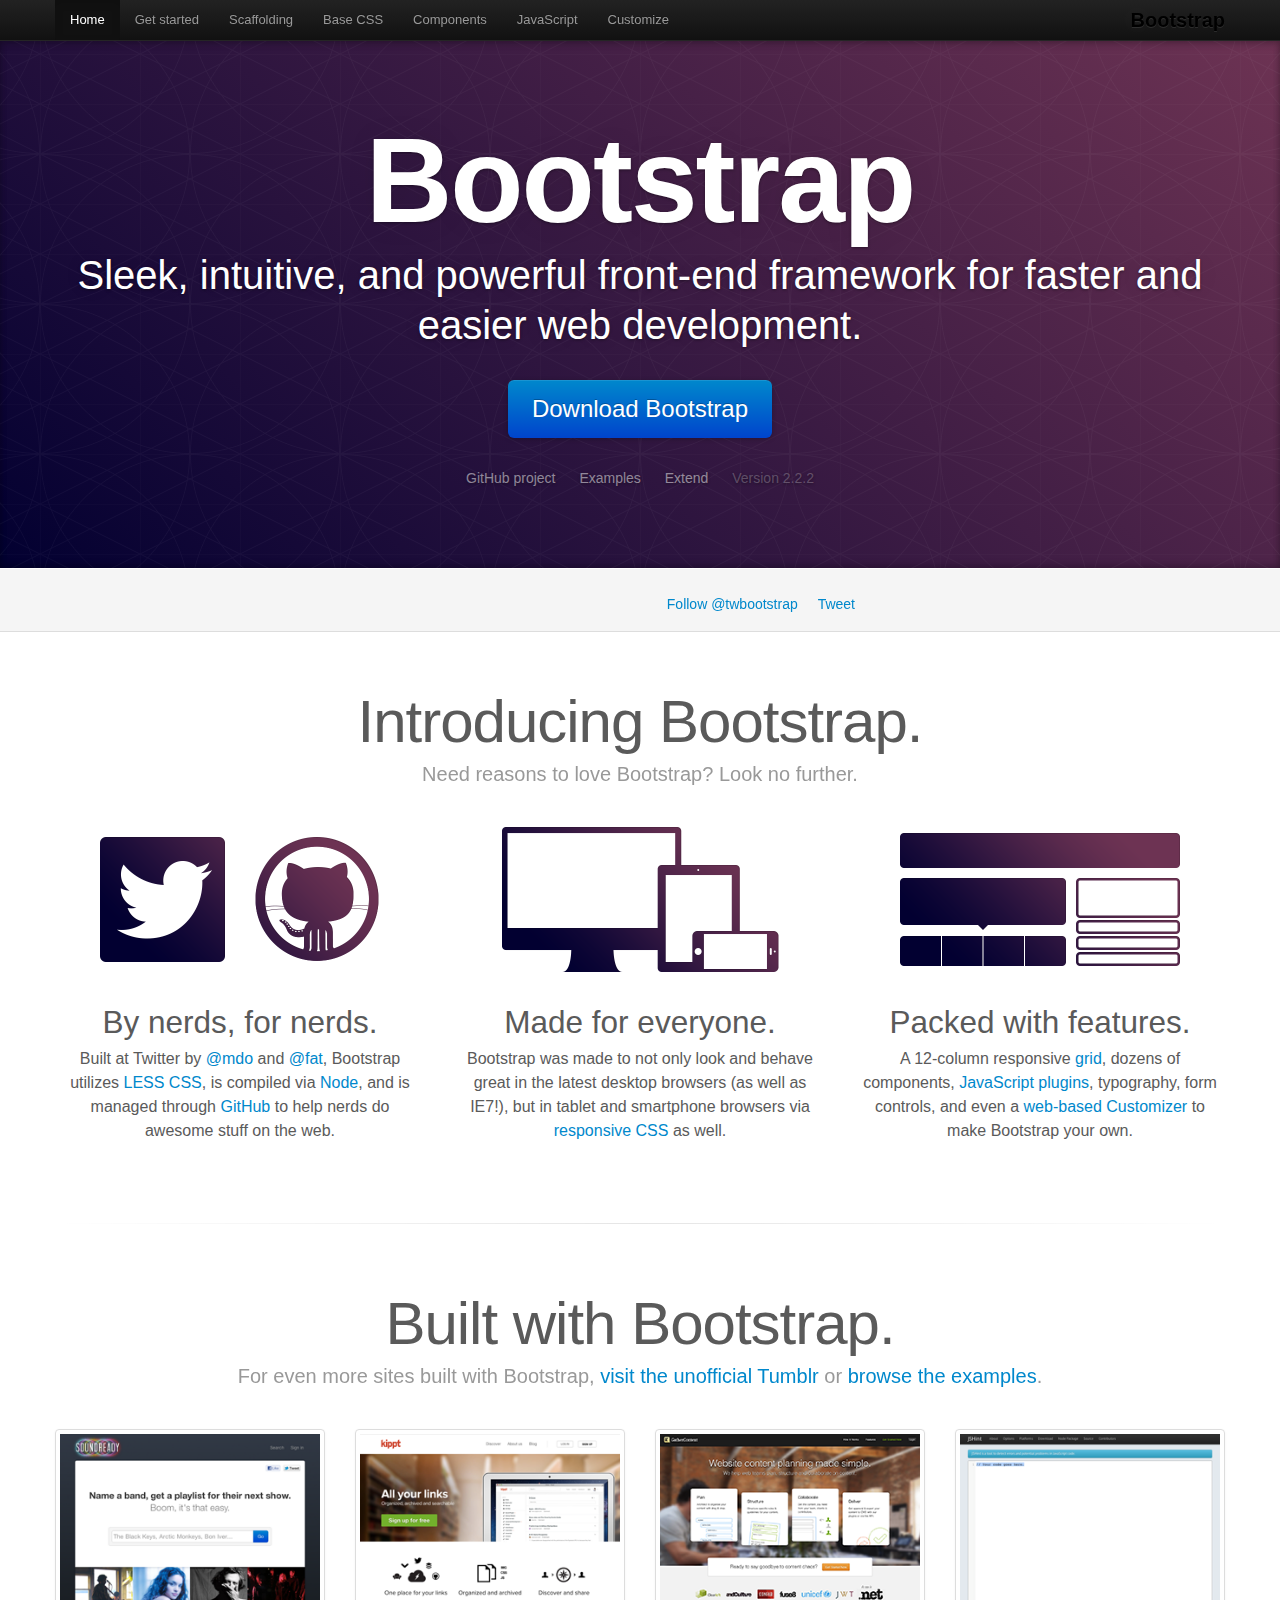
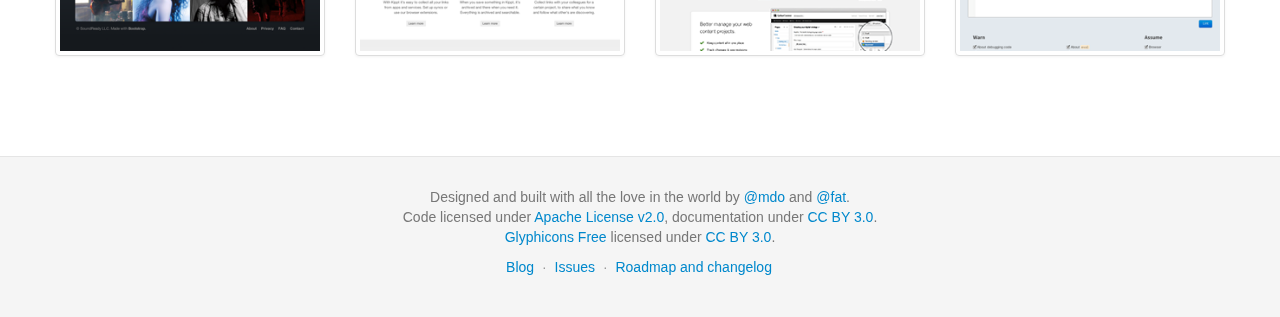
<file: 2013/system/docs/index.html>
<!DOCTYPE html>
<html lang="en">
  <head>
    <meta charset="utf-8">
    <title>Bootstrap</title>
    <meta name="viewport" content="width=device-width, initial-scale=1.0">
    <meta name="description" content="">
    <meta name="author" content="">

    <!-- Le styles -->
    <link href="assets/css/bootstrap.css" rel="stylesheet">
    <link href="assets/css/bootstrap-responsive.css" rel="stylesheet">
    <link href="assets/css/docs.css" rel="stylesheet">
    <link href="assets/js/google-code-prettify/prettify.css" rel="stylesheet">

    <!-- Le HTML5 shim, for IE6-8 support of HTML5 elements -->
    <!--[if lt IE 9]>
      <script src="http://html5shim.googlecode.com/svn/trunk/html5.js"></script>
    <![endif]-->

    <!-- Le fav and touch icons -->
    <link rel="apple-touch-icon-precomposed" sizes="144x144" href="assets/ico/apple-touch-icon-144-precomposed.png">
    <link rel="apple-touch-icon-precomposed" sizes="114x114" href="assets/ico/apple-touch-icon-114-precomposed.png">
      <link rel="apple-touch-icon-precomposed" sizes="72x72" href="assets/ico/apple-touch-icon-72-precomposed.png">
                    <link rel="apple-touch-icon-precomposed" href="assets/ico/apple-touch-icon-57-precomposed.png">
                                   <link rel="shortcut icon" href="assets/ico/favicon.png">

  </head>

  <body data-spy="scroll" data-target=".bs-docs-sidebar">

    <!-- Navbar
    ================================================== -->
    <div class="navbar navbar-inverse navbar-fixed-top">
      <div class="navbar-inner">
        <div class="container">
          <button type="button" class="btn btn-navbar" data-toggle="collapse" data-target=".nav-collapse">
            <span class="icon-bar"></span>
            <span class="icon-bar"></span>
            <span class="icon-bar"></span>
          </button>
          <a class="brand" href="./index.html">Bootstrap</a>
          <div class="nav-collapse collapse">
            <ul class="nav">
              <li class="active">
                <a href="./index.html">Home</a>
              </li>
              <li class="">
                <a href="./getting-started.html">Get started</a>
              </li>
              <li class="">
                <a href="./scaffolding.html">Scaffolding</a>
              </li>
              <li class="">
                <a href="./base-css.html">Base CSS</a>
              </li>
              <li class="">
                <a href="./components.html">Components</a>
              </li>
              <li class="">
                <a href="./javascript.html">JavaScript</a>
              </li>
              <li class="">
                <a href="./customize.html">Customize</a>
              </li>
            </ul>
          </div>
        </div>
      </div>
    </div>

<div class="jumbotron masthead">
  <div class="container">
    <h1>Bootstrap</h1>
    <p>Sleek, intuitive, and powerful front-end framework for faster and easier web development.</p>
    <p>
      <a href="assets/bootstrap.zip" class="btn btn-primary btn-large" >Download Bootstrap</a>
    </p>
    <ul class="masthead-links">
      <li>
        <a href="http://github.com/twitter/bootstrap" >GitHub project</a>
      </li>
      <li>
        <a href="./getting-started.html#examples" >Examples</a>
      </li>
      <li>
        <a href="./extend.html" >Extend</a>
      </li>
      <li>
        Version 2.2.2
      </li>
    </ul>
  </div>
</div>

<div class="bs-docs-social">
  <div class="container">
    <ul class="bs-docs-social-buttons">
      <li>
        <iframe class="github-btn" src="http://ghbtns.com/github-btn.html?user=twitter&repo=bootstrap&type=watch&count=true" allowtransparency="true" frameborder="0" scrolling="0" width="100px" height="20px"></iframe>
      </li>
      <li>
        <iframe class="github-btn" src="http://ghbtns.com/github-btn.html?user=twitter&repo=bootstrap&type=fork&count=true" allowtransparency="true" frameborder="0" scrolling="0" width="102px" height="20px"></iframe>
      </li>
      <li class="follow-btn">
        <a href="https://twitter.com/twbootstrap" class="twitter-follow-button" data-link-color="#0069D6" data-show-count="true">Follow @twbootstrap</a>
      </li>
      <li class="tweet-btn">
        <a href="https://twitter.com/share" class="twitter-share-button" data-url="http://twitter.github.com/bootstrap/" data-count="horizontal" data-via="twbootstrap" data-related="mdo:Creator of Twitter Bootstrap">Tweet</a>
      </li>
    </ul>
  </div>
</div>

<div class="container">

  <div class="marketing">

    <h1>Introducing Bootstrap.</h1>
    <p class="marketing-byline">Need reasons to love Bootstrap? Look no further.</p>

    <div class="row-fluid">
      <div class="span4">
        <img class="marketing-img" src="assets/img/bs-docs-twitter-github.png">
        <h2>By nerds, for nerds.</h2>
        <p>Built at Twitter by <a href="http://twitter.com/mdo">@mdo</a> and <a href="http://twitter.com/fat">@fat</a>, Bootstrap utilizes <a href="http://lesscss.org">LESS CSS</a>, is compiled via <a href="http://nodejs.org">Node</a>, and is managed through <a href="http://github.com">GitHub</a> to help nerds do awesome stuff on the web.</p>
      </div>
      <div class="span4">
        <img class="marketing-img" src="assets/img/bs-docs-responsive-illustrations.png">
        <h2>Made for everyone.</h2>
        <p>Bootstrap was made to not only look and behave great in the latest desktop browsers (as well as IE7!), but in tablet and smartphone browsers via <a href="./scaffolding.html#responsive">responsive CSS</a> as well.</p>
      </div>
      <div class="span4">
        <img class="marketing-img" src="assets/img/bs-docs-bootstrap-features.png">
        <h2>Packed with features.</h2>
        <p>A 12-column responsive <a href="./scaffolding.html#gridSystem">grid</a>, dozens of components, <a href="./javascript.html">JavaScript plugins</a>, typography, form controls, and even a <a href="./customize.html">web-based Customizer</a> to make Bootstrap your own.</p>
      </div>
    </div>

    <hr class="soften">

    <h1>Built with Bootstrap.</h1>
    <p class="marketing-byline">For even more sites built with Bootstrap, <a href="http://builtwithbootstrap.tumblr.com/" target="_blank">visit the unofficial Tumblr</a> or <a href="./getting-started.html#examples">browse the examples</a>.</p>
    <div class="row-fluid">
      <ul class="thumbnails example-sites">
        <li class="span3">
          <a class="thumbnail" href="http://soundready.fm/" target="_blank">
            <img src="assets/img/example-sites/soundready.png" alt="SoundReady.fm">
          </a>
        </li>
        <li class="span3">
          <a class="thumbnail" href="http://kippt.com/" target="_blank">
            <img src="assets/img/example-sites/kippt.png" alt="Kippt">
          </a>
        </li>
        <li class="span3">
          <a class="thumbnail" href="http://www.gathercontent.com/" target="_blank">
            <img src="assets/img/example-sites/gathercontent.png" alt="Gather Content">
          </a>
        </li>
        <li class="span3">
          <a class="thumbnail" href="http://www.jshint.com/" target="_blank">
            <img src="assets/img/example-sites/jshint.png" alt="JS Hint">
          </a>
        </li>
      </ul>
     </div>

  </div>

</div>



    <!-- Footer
    ================================================== -->
    <footer class="footer">
      <div class="container">
        <p>Designed and built with all the love in the world by <a href="http://twitter.com/mdo" target="_blank">@mdo</a> and <a href="http://twitter.com/fat" target="_blank">@fat</a>.</p>
        <p>Code licensed under <a href="http://www.apache.org/licenses/LICENSE-2.0" target="_blank">Apache License v2.0</a>, documentation under <a href="http://creativecommons.org/licenses/by/3.0/">CC BY 3.0</a>.</p>
        <p><a href="http://glyphicons.com">Glyphicons Free</a> licensed under <a href="http://creativecommons.org/licenses/by/3.0/">CC BY 3.0</a>.</p>
        <ul class="footer-links">
          <li><a href="http://blog.getbootstrap.com">Blog</a></li>
          <li class="muted">&middot;</li>
          <li><a href="https://github.com/twitter/bootstrap/issues?state=open">Issues</a></li>
          <li class="muted">&middot;</li>
          <li><a href="https://github.com/twitter/bootstrap/wiki">Roadmap and changelog</a></li>
        </ul>
      </div>
    </footer>



    <!-- Le javascript
    ================================================== -->
    <!-- Placed at the end of the document so the pages load faster -->
    <script type="text/javascript" src="http://platform.twitter.com/widgets.js"></script>
    <script src="assets/js/jquery.js"></script>
    <script src="assets/js/bootstrap-transition.js"></script>
    <script src="assets/js/bootstrap-alert.js"></script>
    <script src="assets/js/bootstrap-modal.js"></script>
    <script src="assets/js/bootstrap-dropdown.js"></script>
    <script src="assets/js/bootstrap-scrollspy.js"></script>
    <script src="assets/js/bootstrap-tab.js"></script>
    <script src="assets/js/bootstrap-tooltip.js"></script>
    <script src="assets/js/bootstrap-popover.js"></script>
    <script src="assets/js/bootstrap-button.js"></script>
    <script src="assets/js/bootstrap-collapse.js"></script>
    <script src="assets/js/bootstrap-carousel.js"></script>
    <script src="assets/js/bootstrap-typeahead.js"></script>
    <script src="assets/js/bootstrap-affix.js"></script>

    <script src="assets/js/holder/holder.js"></script>
    <script src="assets/js/google-code-prettify/prettify.js"></script>

    <script src="assets/js/application.js"></script>



  </body>
</html>
</file>
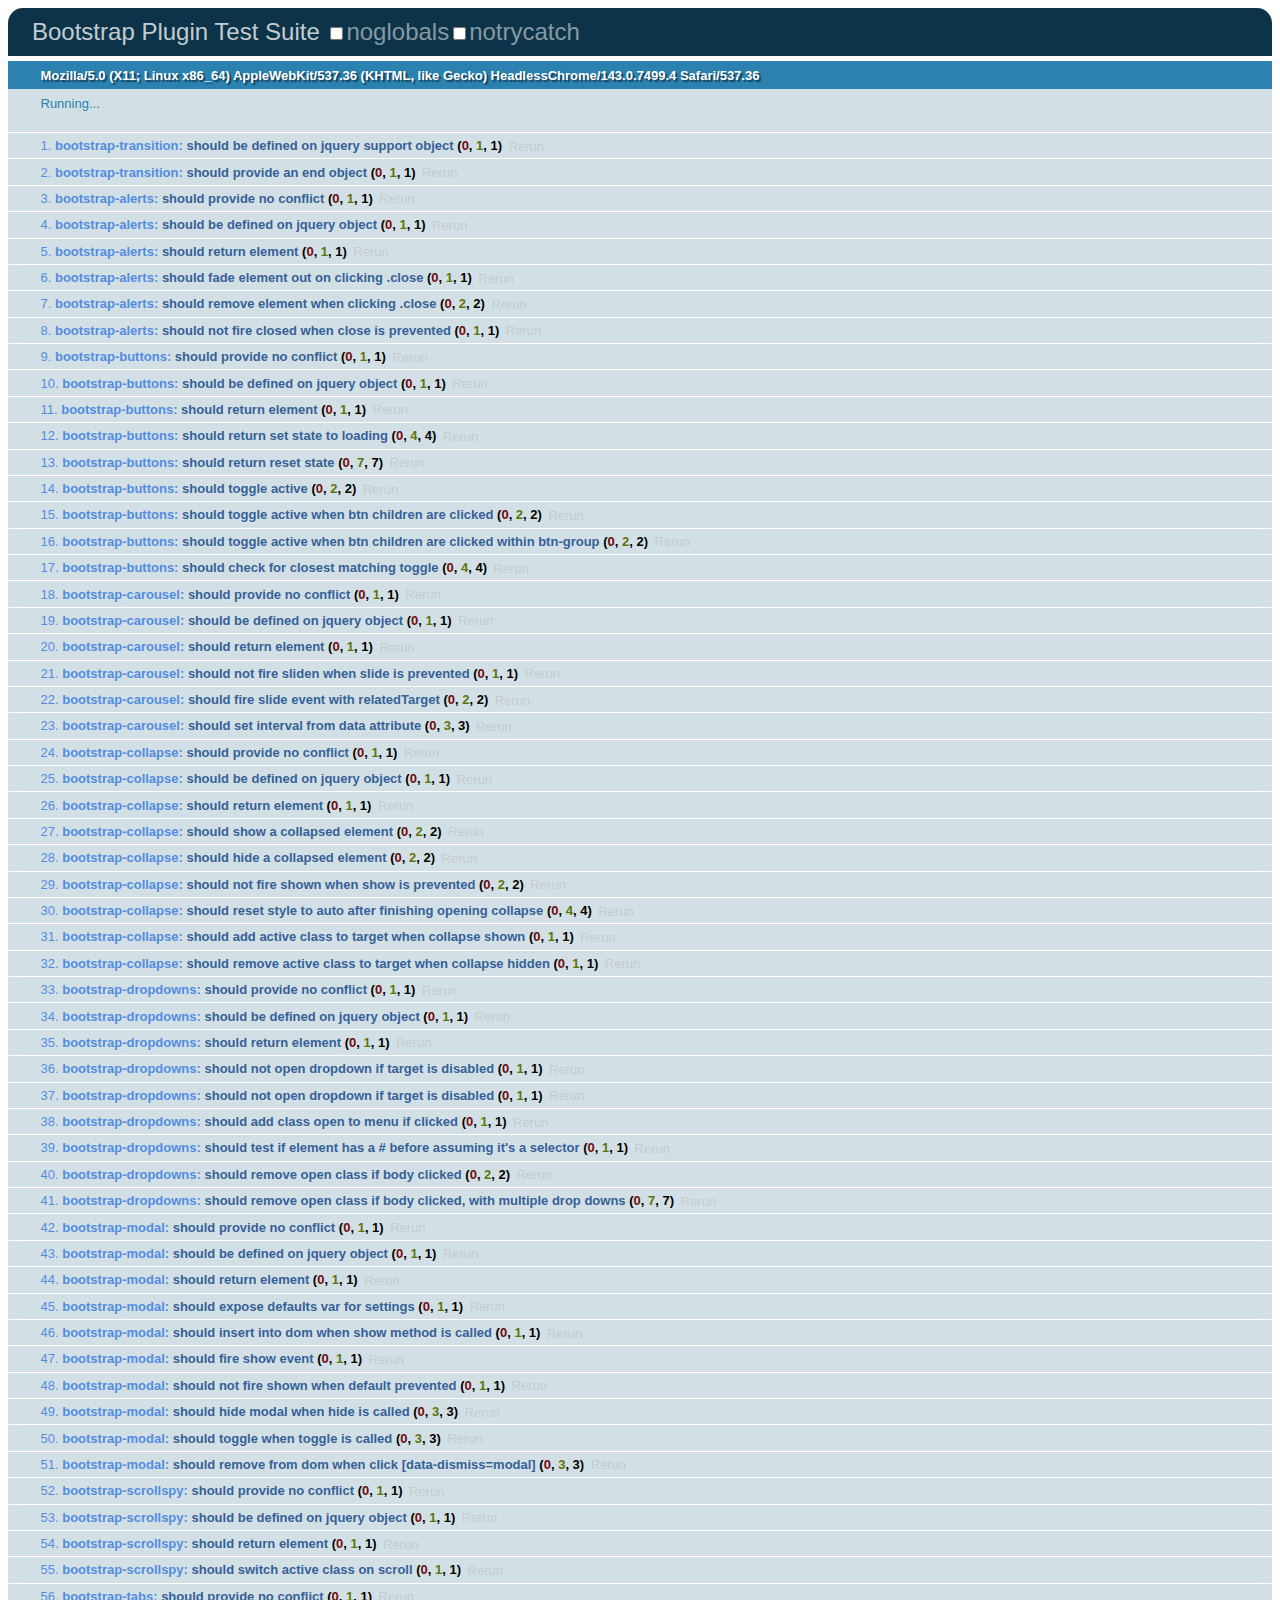
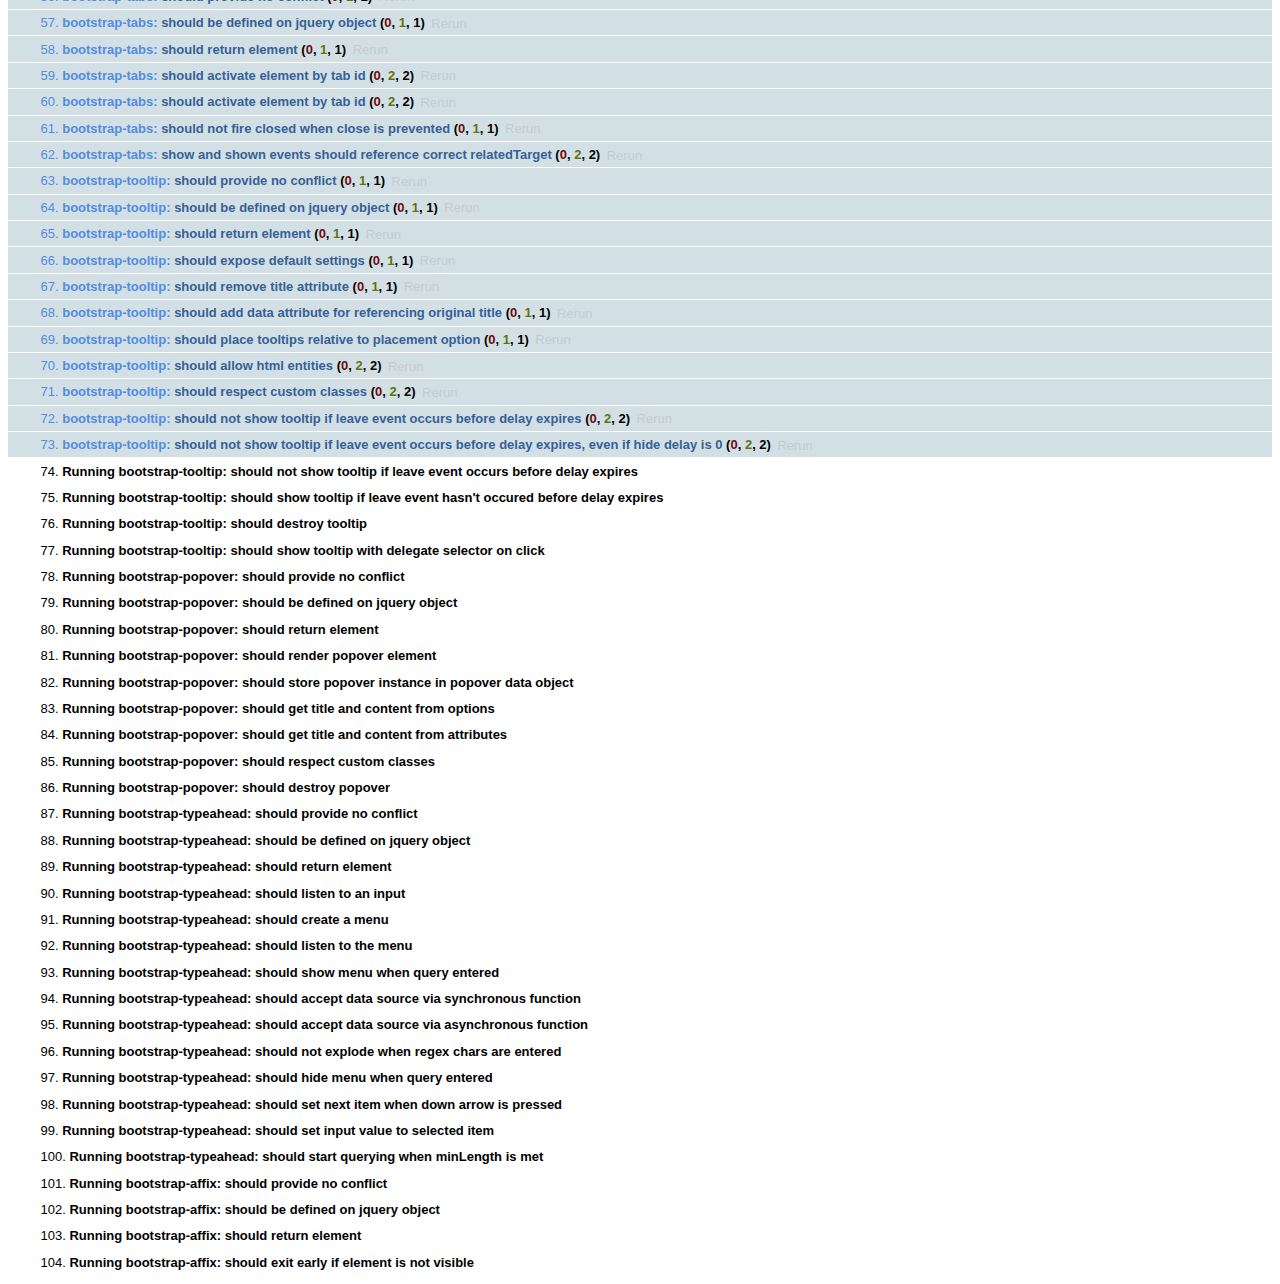
<file: 2013/system/js/tests/index.html>
<!DOCTYPE HTML>
<html>
<head>
  <title>Bootstrap Plugin Test Suite</title>

  <!-- jquery -->
  <!--<script src="http://code.jquery.com/jquery-1.7.min.js"></script>-->
  <script src="vendor/jquery.js"></script>

  <!-- qunit -->
  <link rel="stylesheet" href="vendor/qunit.css" type="text/css" media="screen" />
  <script src="vendor/qunit.js"></script>

  <!-- phantomjs logging script-->
  <script src="unit/bootstrap-phantom.js"></script>

  <!--  plugin sources -->
  <script src="../../js/bootstrap-transition.js"></script>
  <script src="../../js/bootstrap-alert.js"></script>
  <script src="../../js/bootstrap-button.js"></script>
  <script src="../../js/bootstrap-carousel.js"></script>
  <script src="../../js/bootstrap-collapse.js"></script>
  <script src="../../js/bootstrap-dropdown.js"></script>
  <script src="../../js/bootstrap-modal.js"></script>
  <script src="../../js/bootstrap-scrollspy.js"></script>
  <script src="../../js/bootstrap-tab.js"></script>
  <script src="../../js/bootstrap-tooltip.js"></script>
  <script src="../../js/bootstrap-popover.js"></script>
  <script src="../../js/bootstrap-typeahead.js"></script>
  <script src="../../js/bootstrap-affix.js"></script>

  <!-- unit tests -->
  <script src="unit/bootstrap-transition.js"></script>
  <script src="unit/bootstrap-alert.js"></script>
  <script src="unit/bootstrap-button.js"></script>
  <script src="unit/bootstrap-carousel.js"></script>
  <script src="unit/bootstrap-collapse.js"></script>
  <script src="unit/bootstrap-dropdown.js"></script>
  <script src="unit/bootstrap-modal.js"></script>
  <script src="unit/bootstrap-scrollspy.js"></script>
  <script src="unit/bootstrap-tab.js"></script>
  <script src="unit/bootstrap-tooltip.js"></script>
  <script src="unit/bootstrap-popover.js"></script>
  <script src="unit/bootstrap-typeahead.js"></script>
  <script src="unit/bootstrap-affix.js"></script>
</head>
<body>
  <div>
    <h1 id="qunit-header">Bootstrap Plugin Test Suite</h1>
    <h2 id="qunit-banner"></h2>
    <h2 id="qunit-userAgent"></h2>
    <ol id="qunit-tests"></ol>
    <div id="qunit-fixture"></div>
  </div>
</body>
</html>
</file>
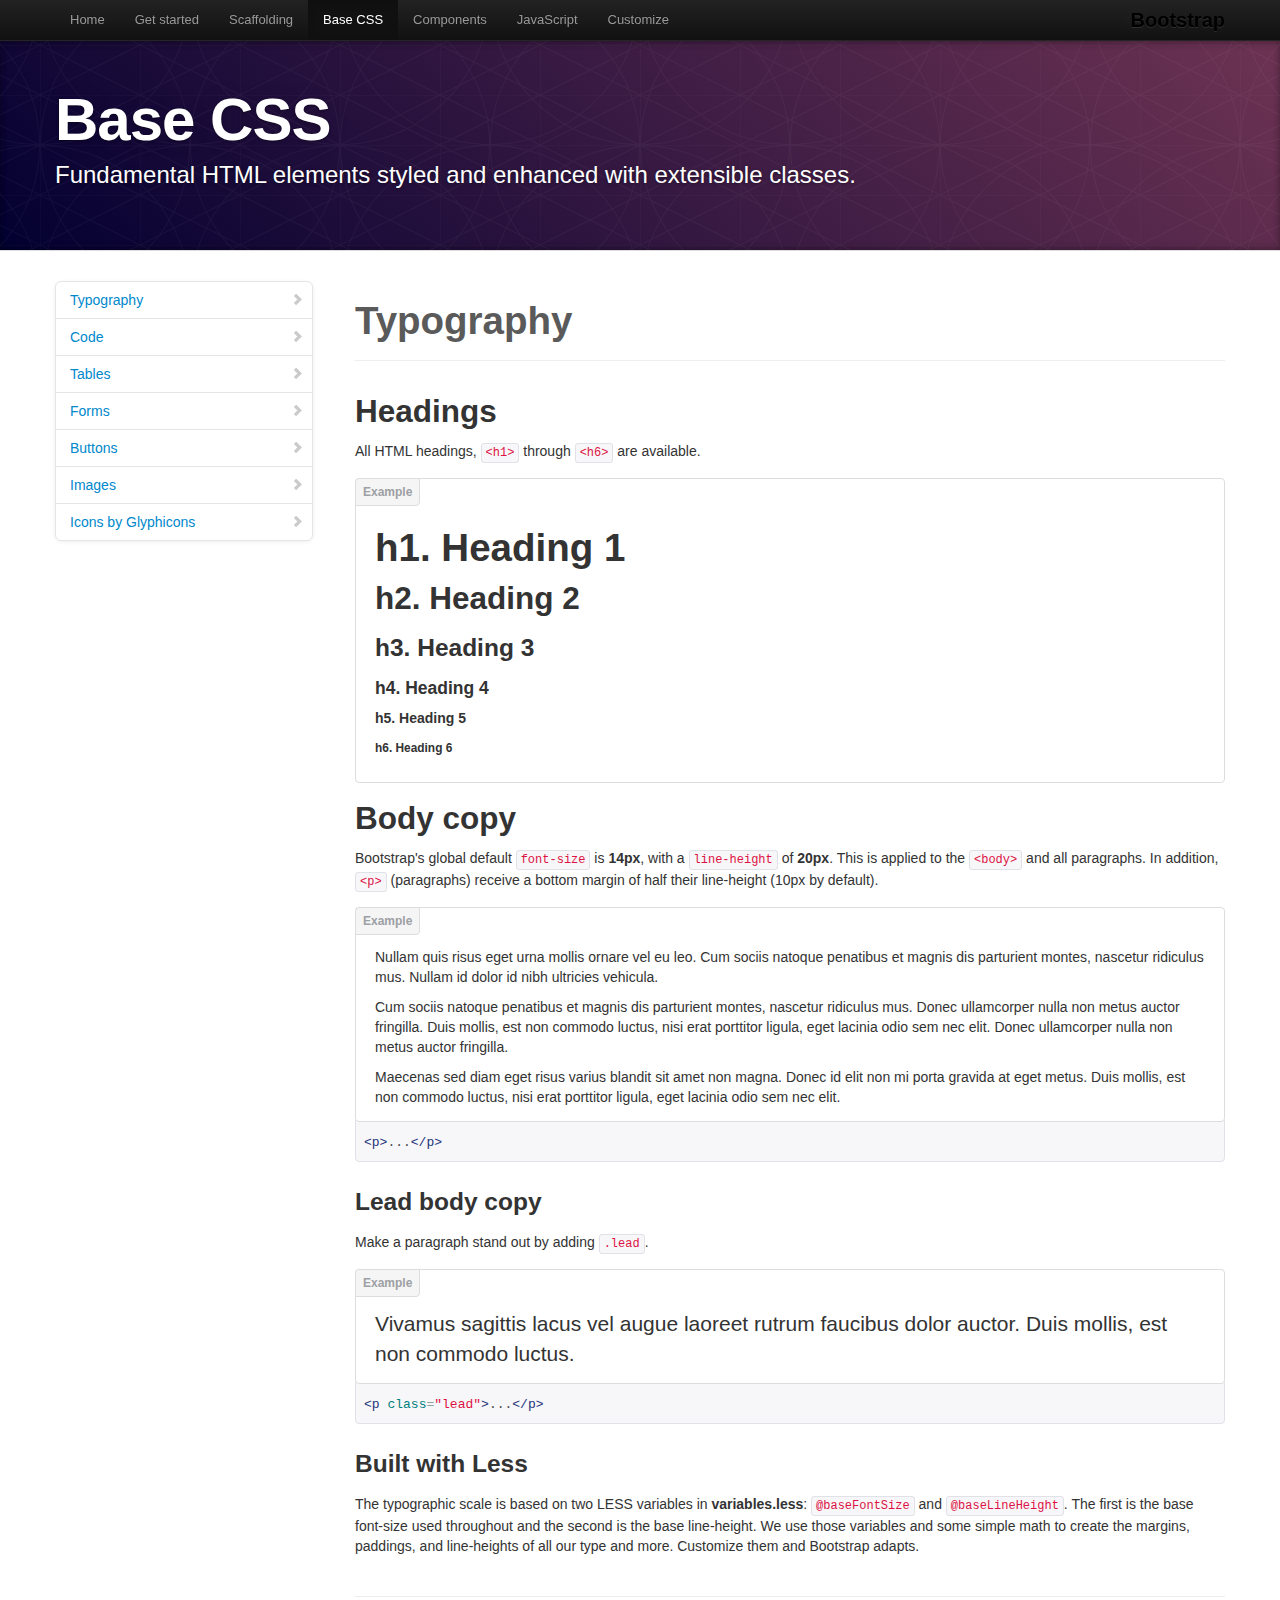
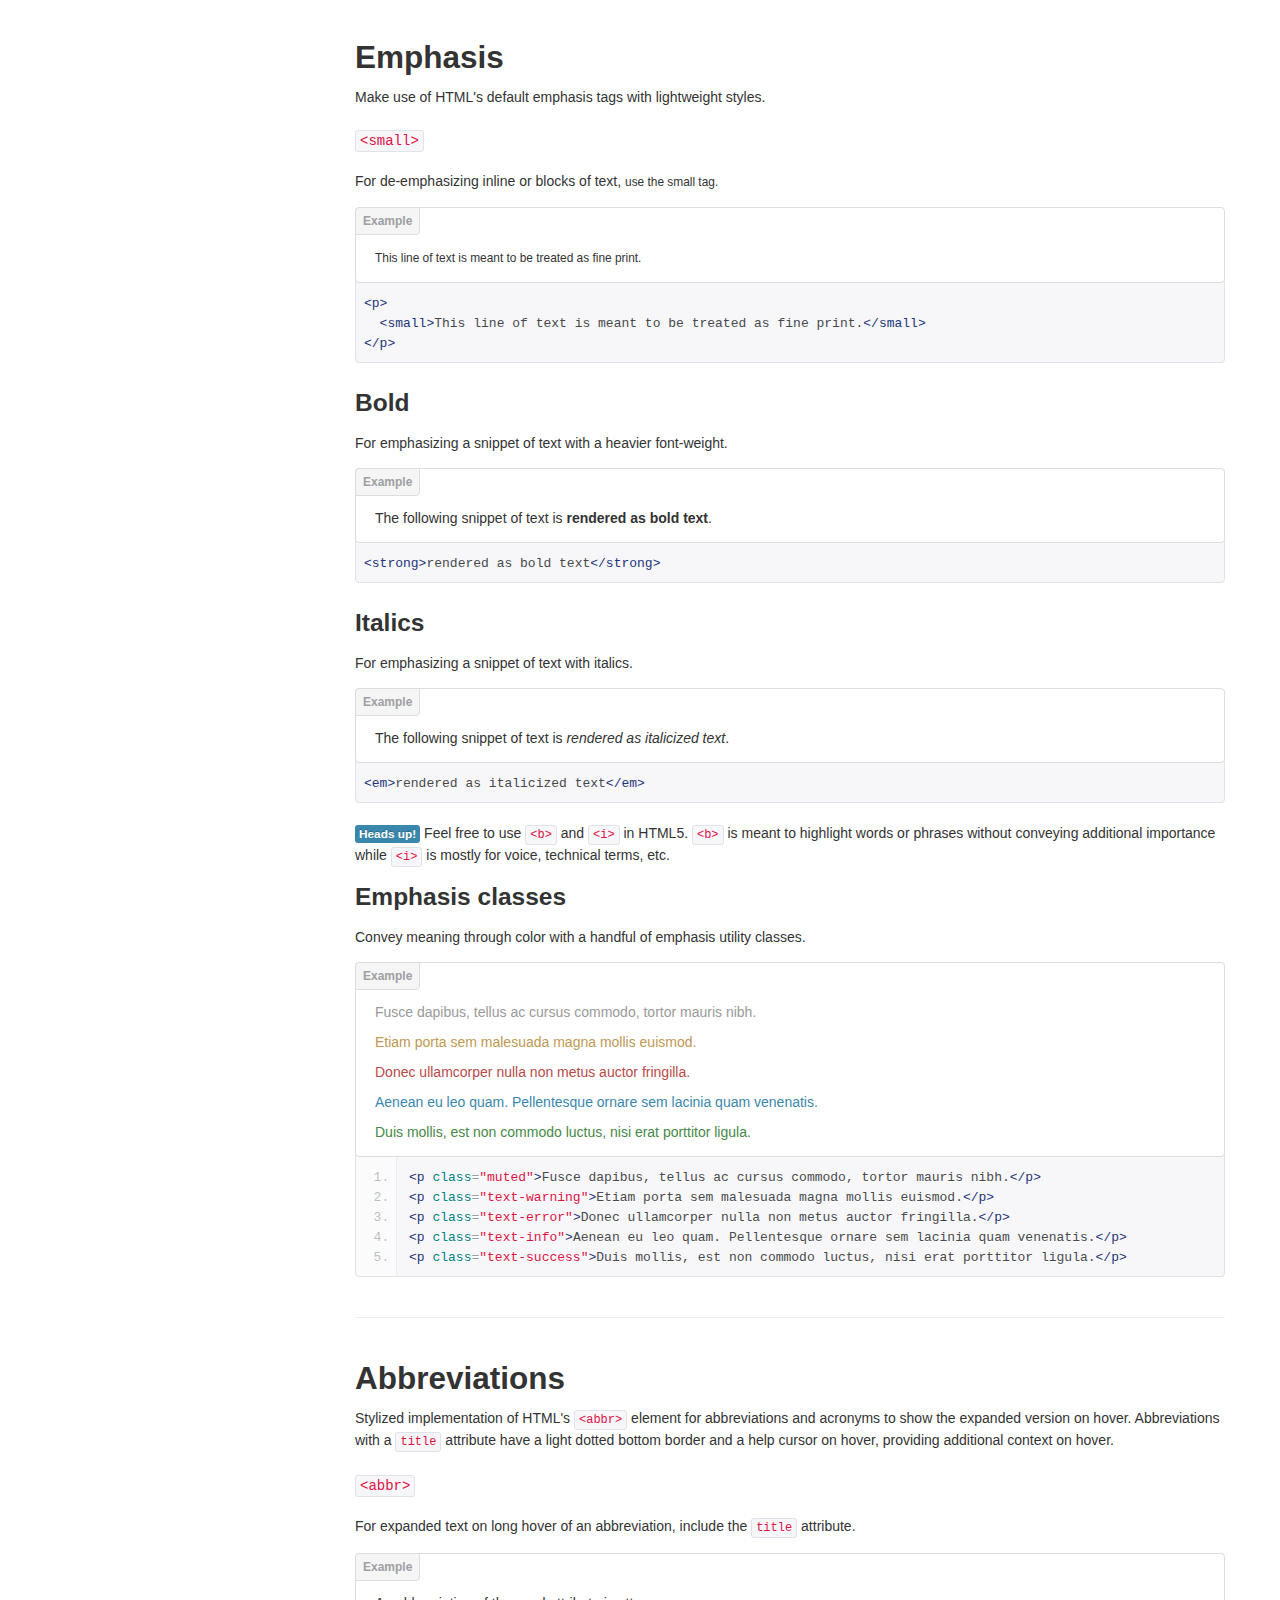
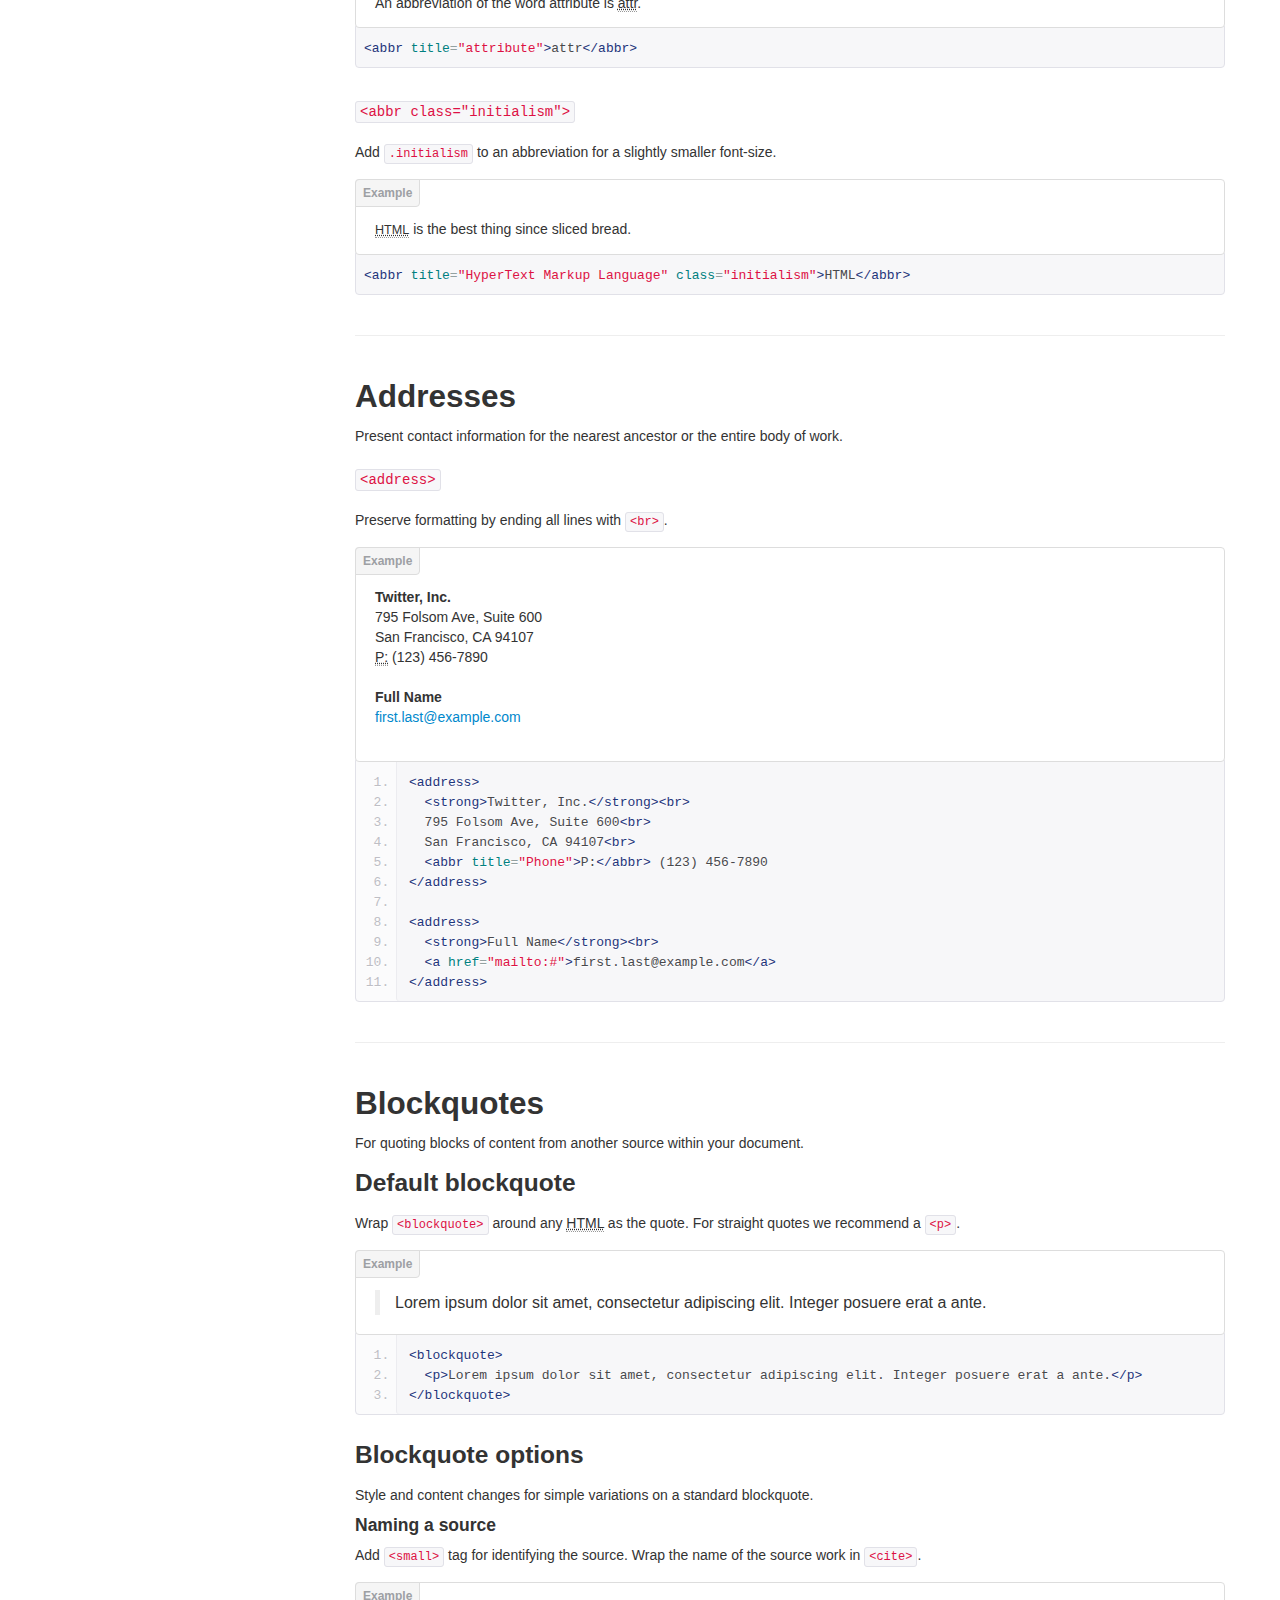
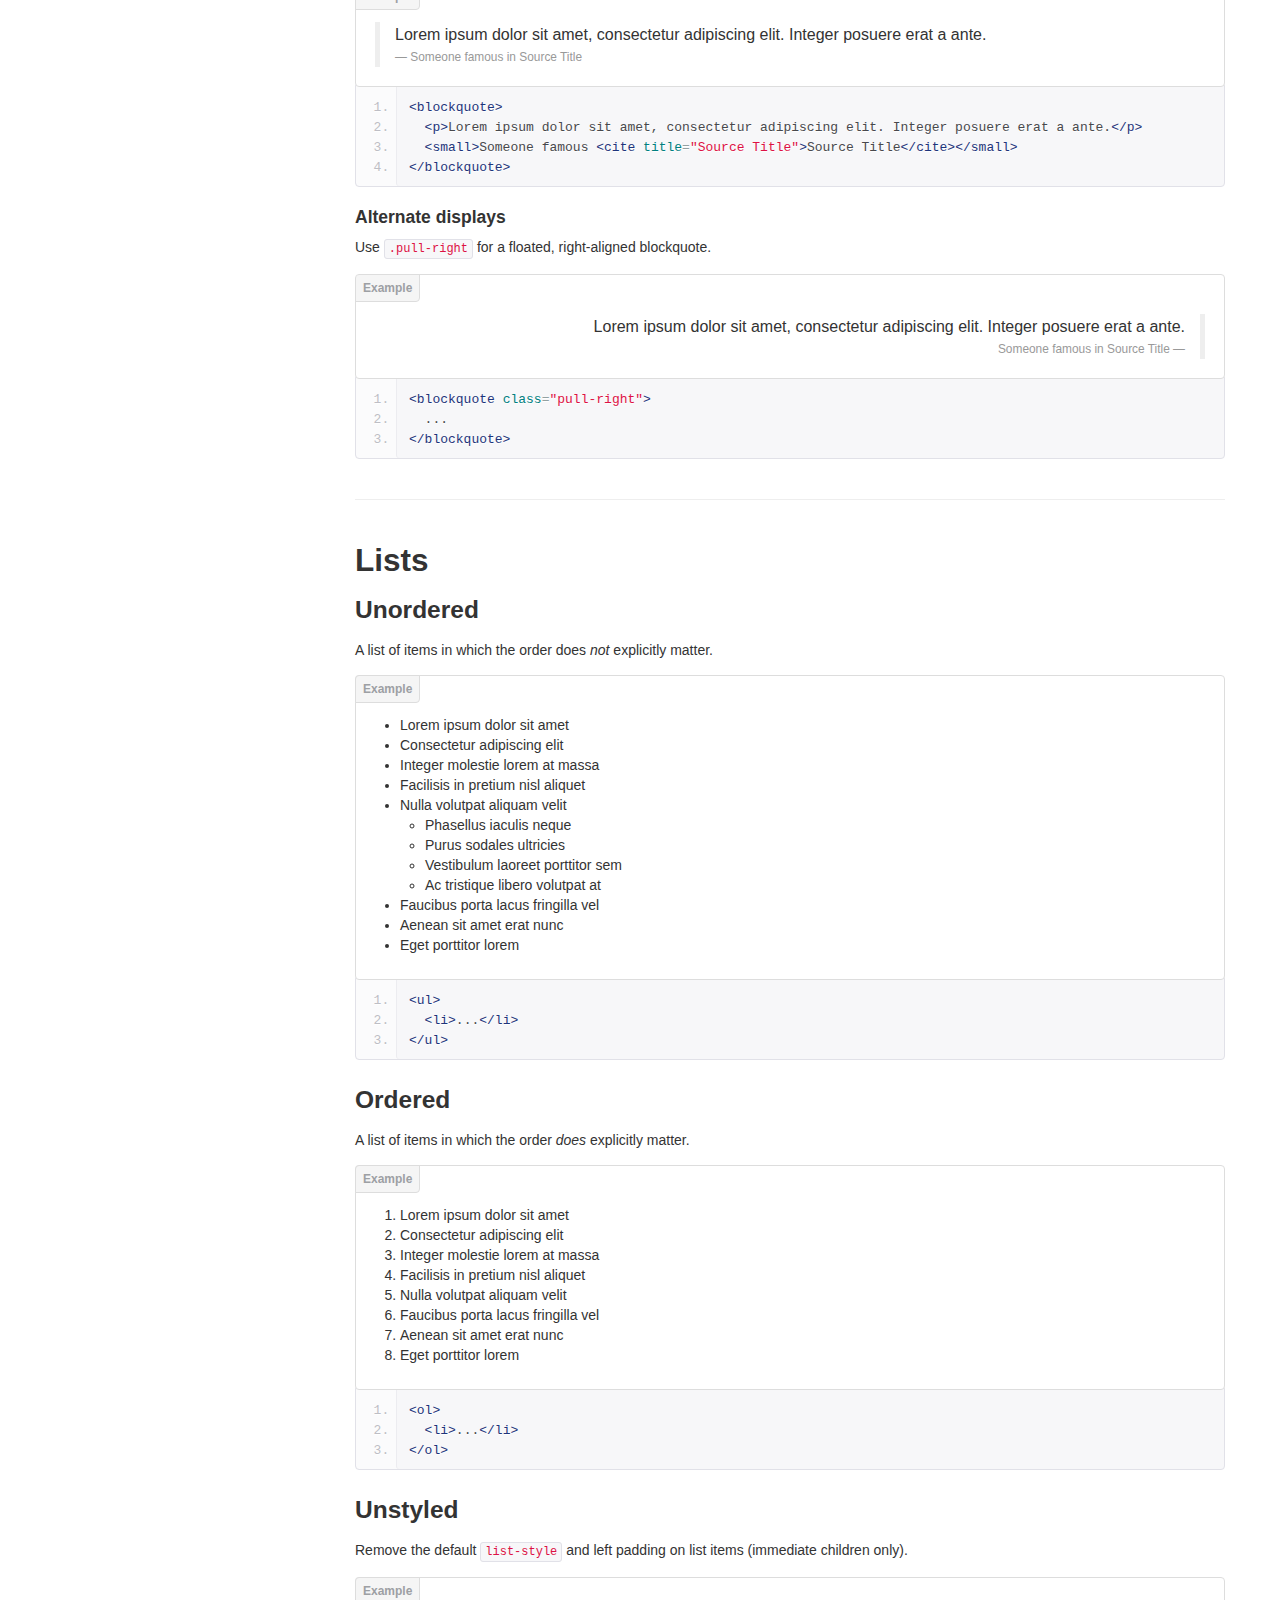
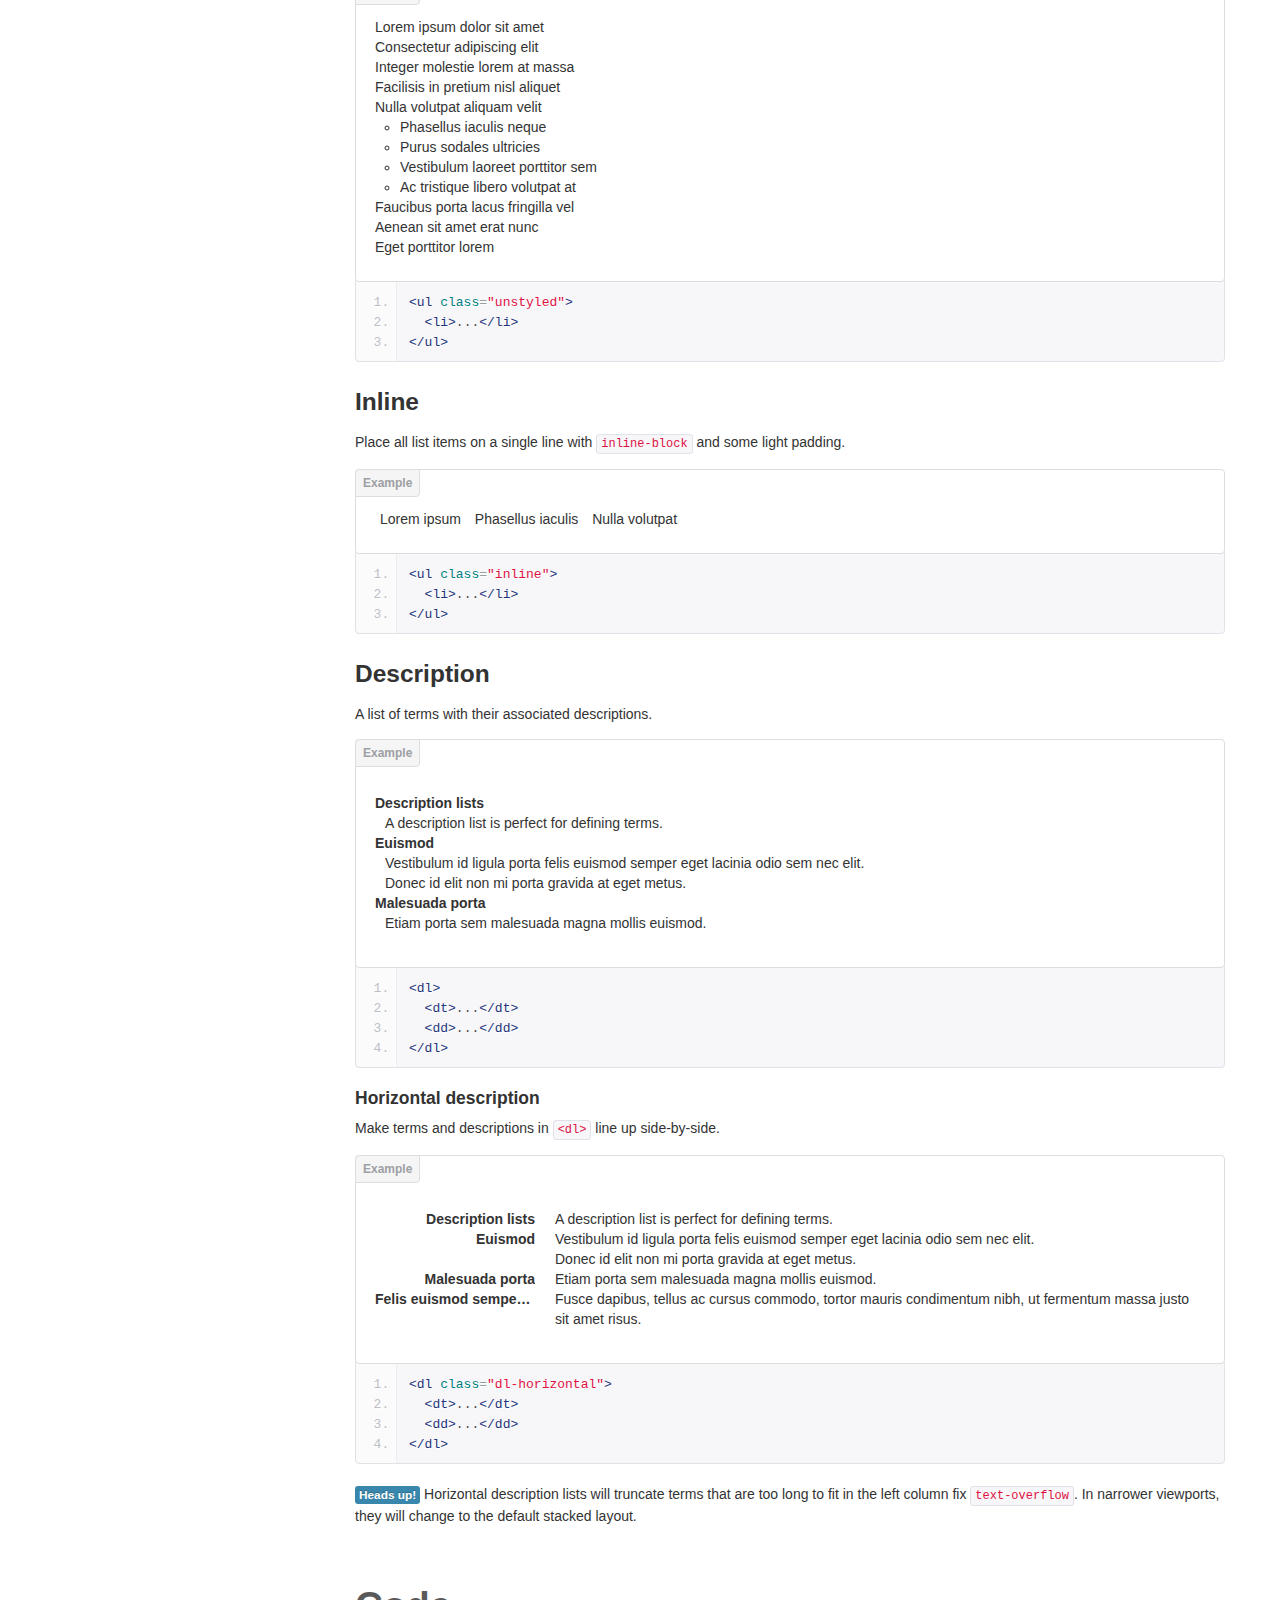
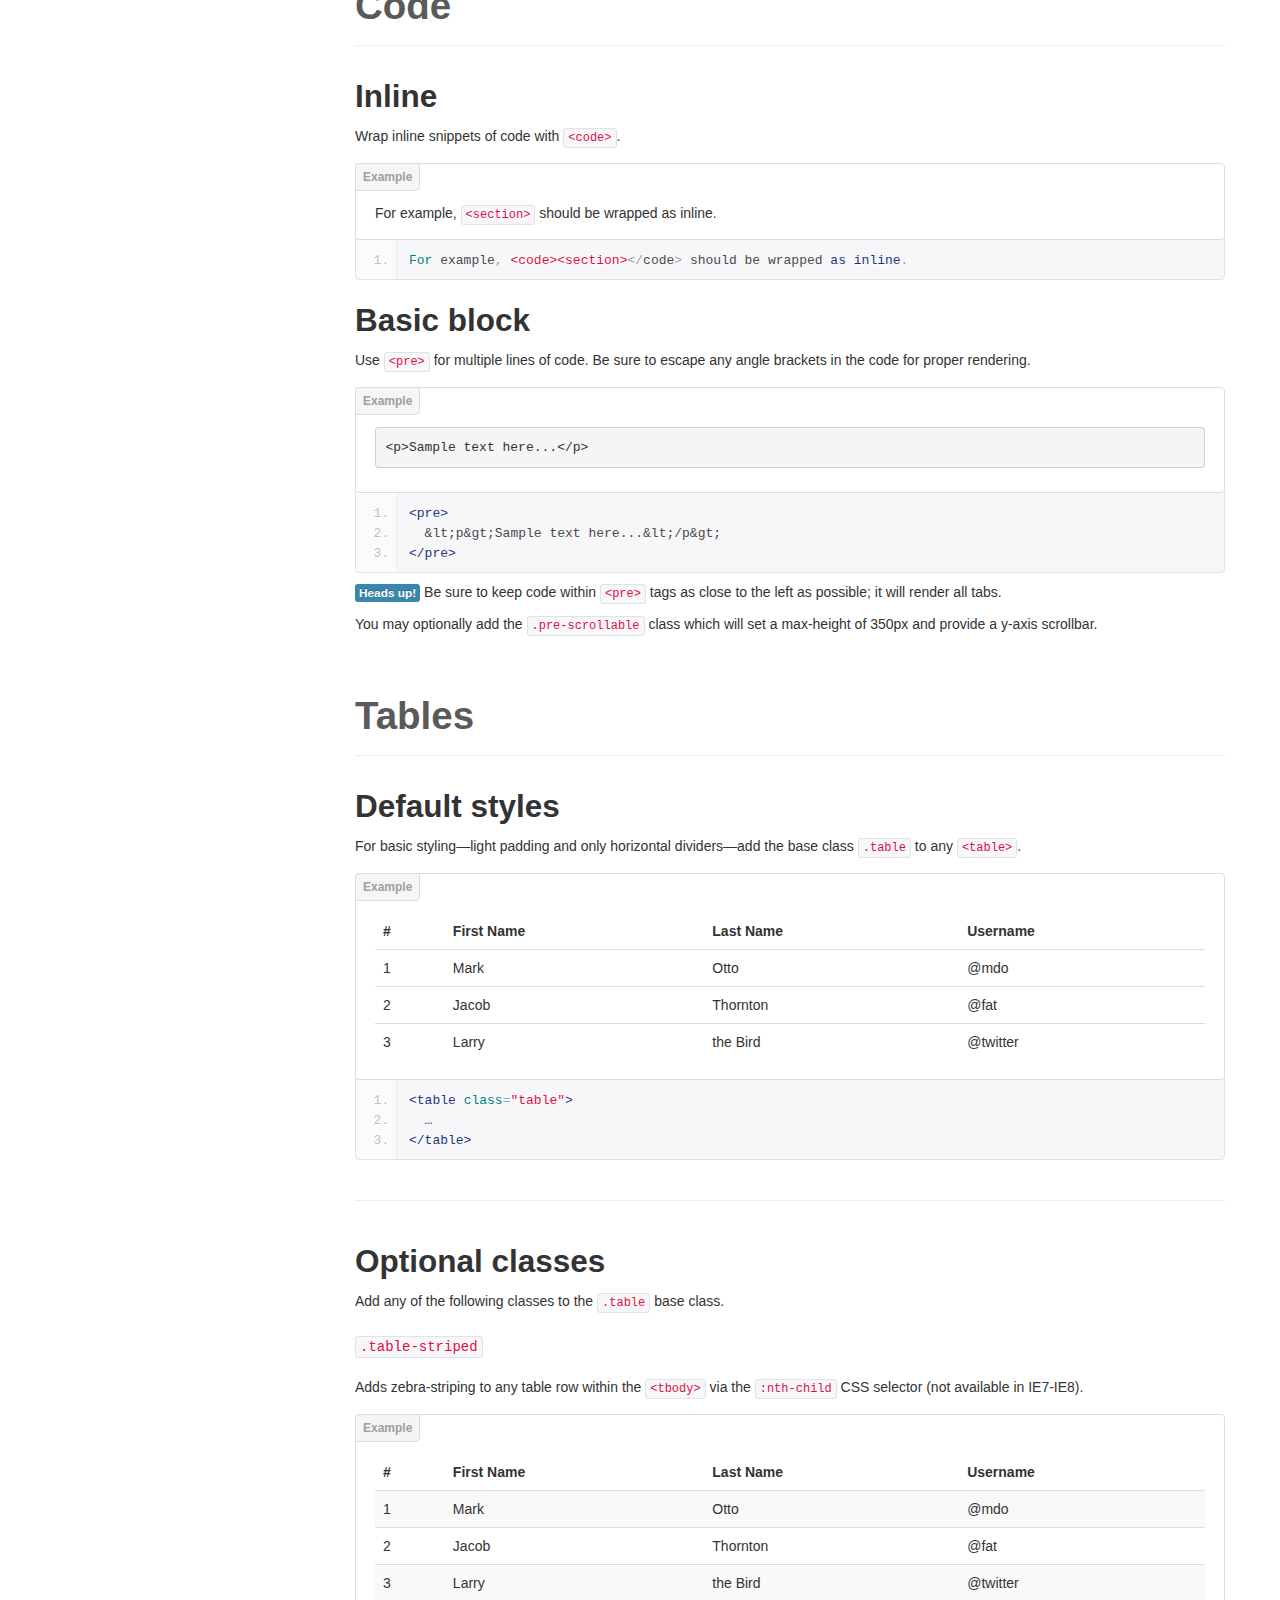
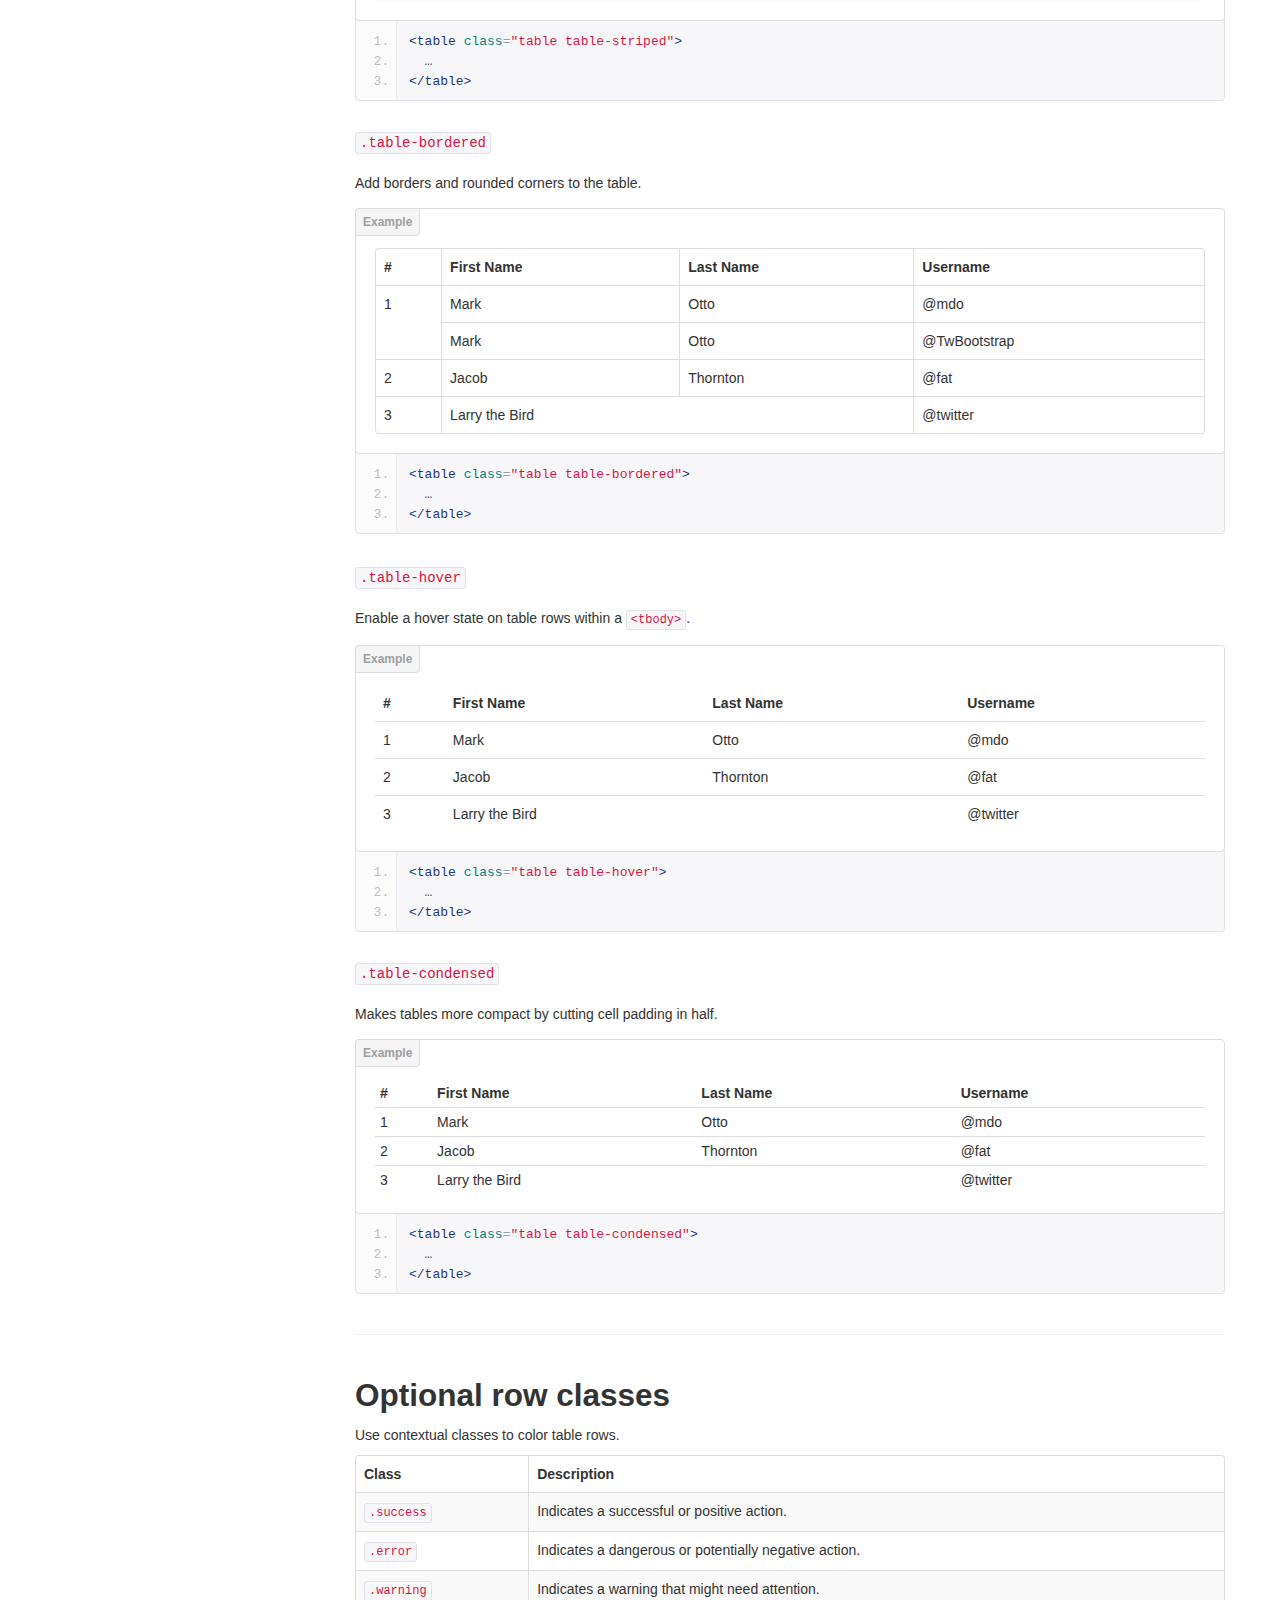
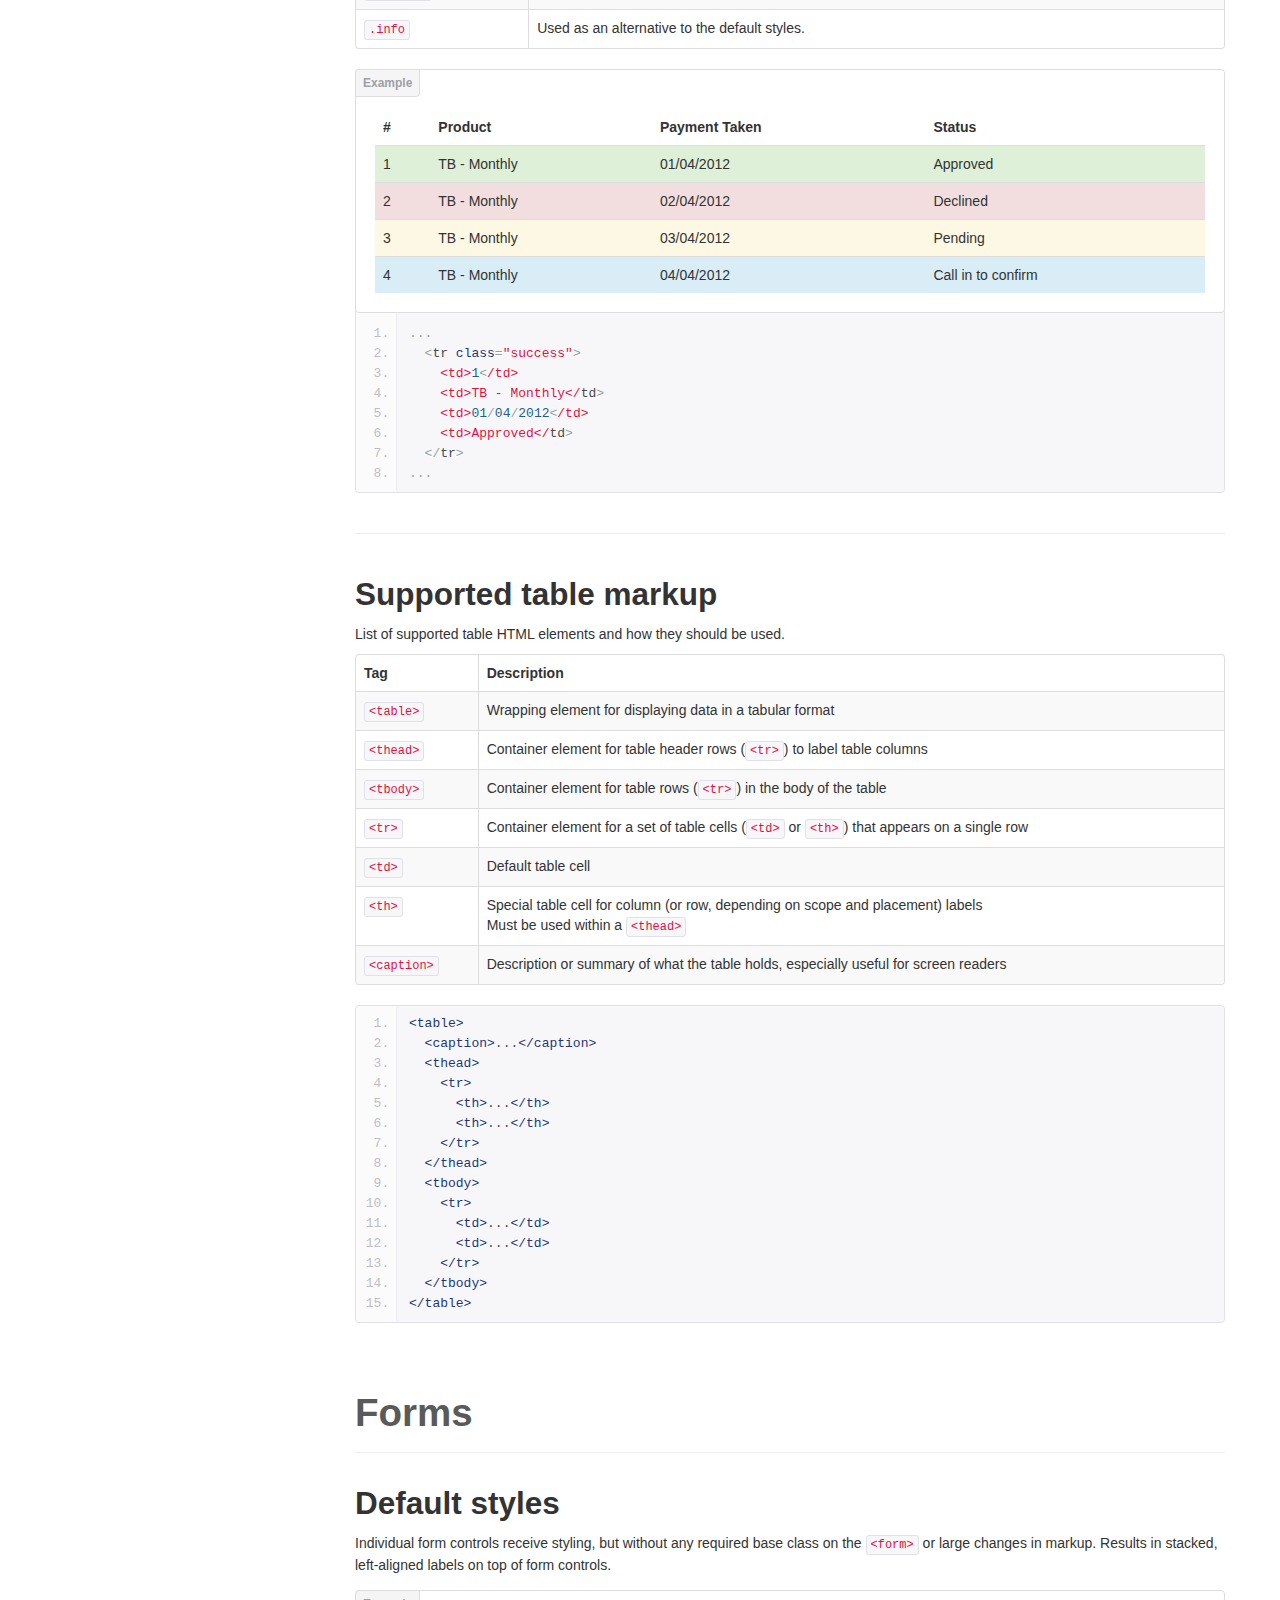
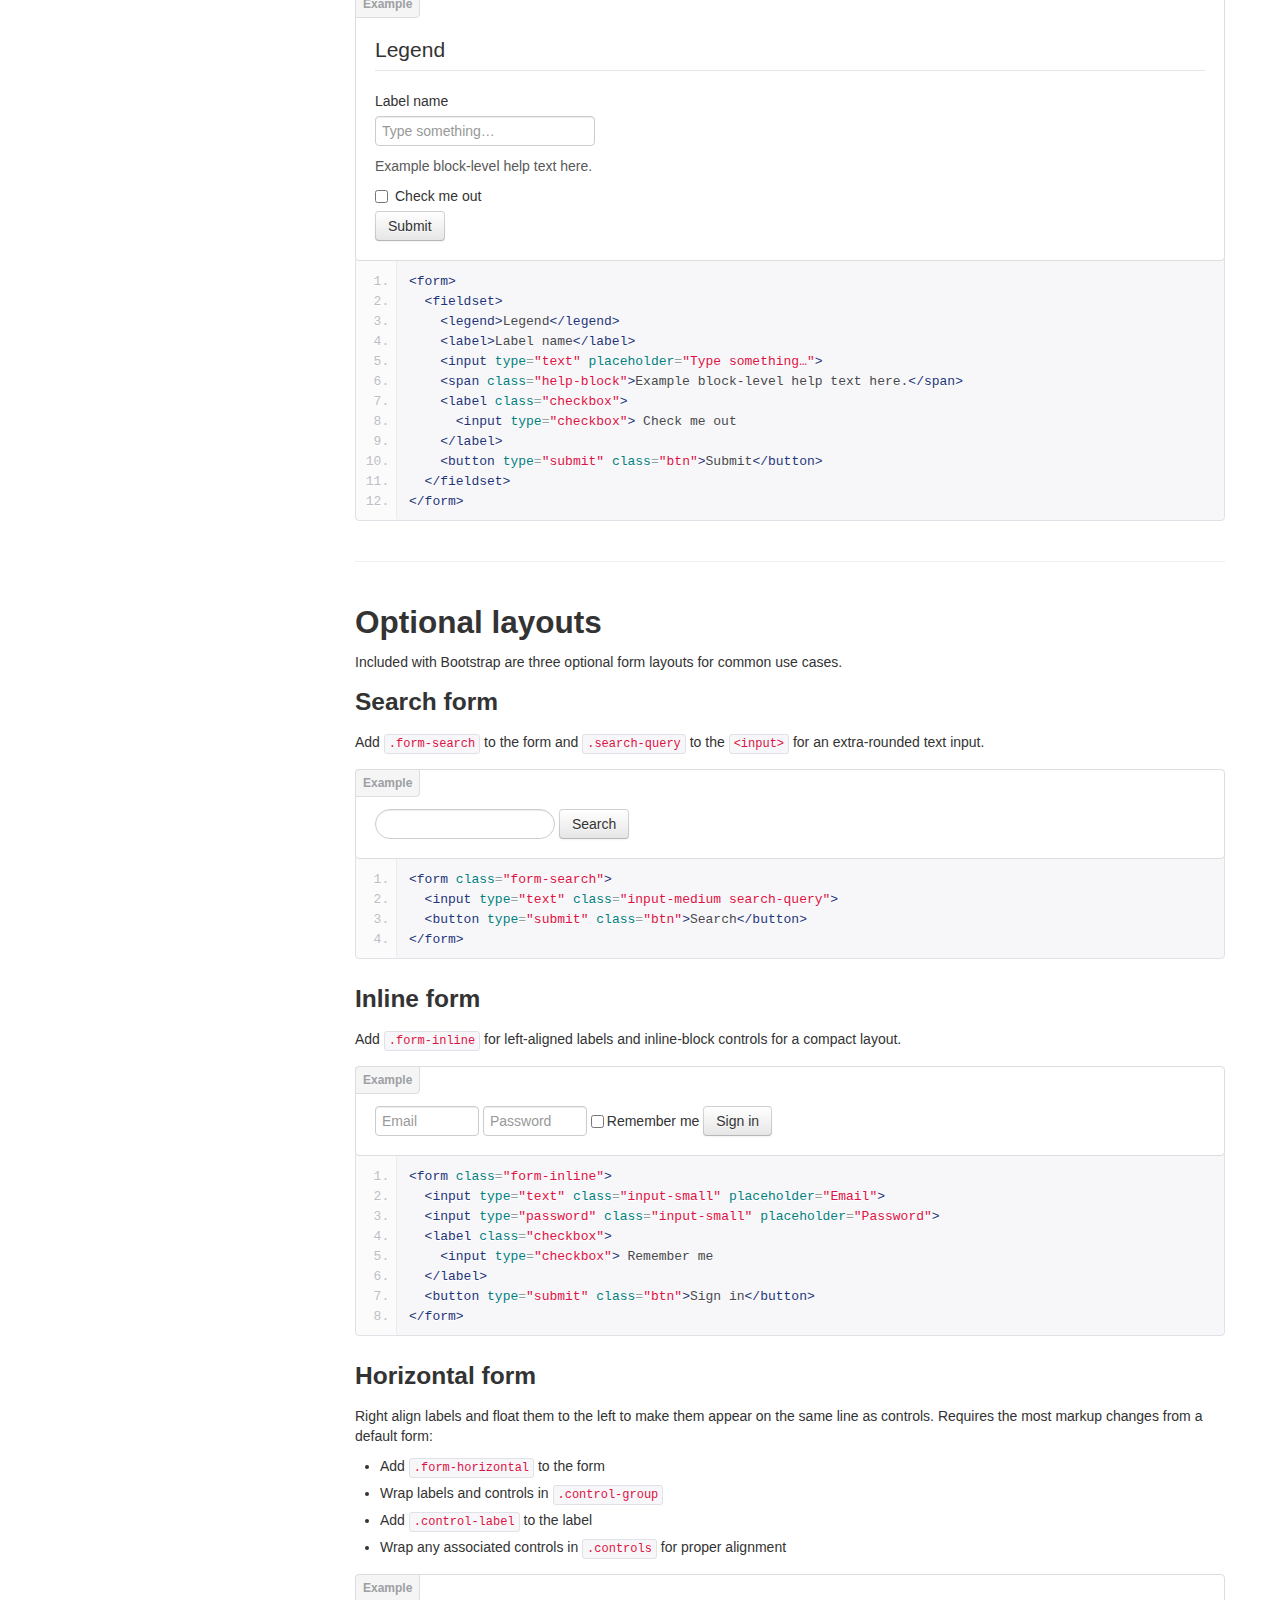
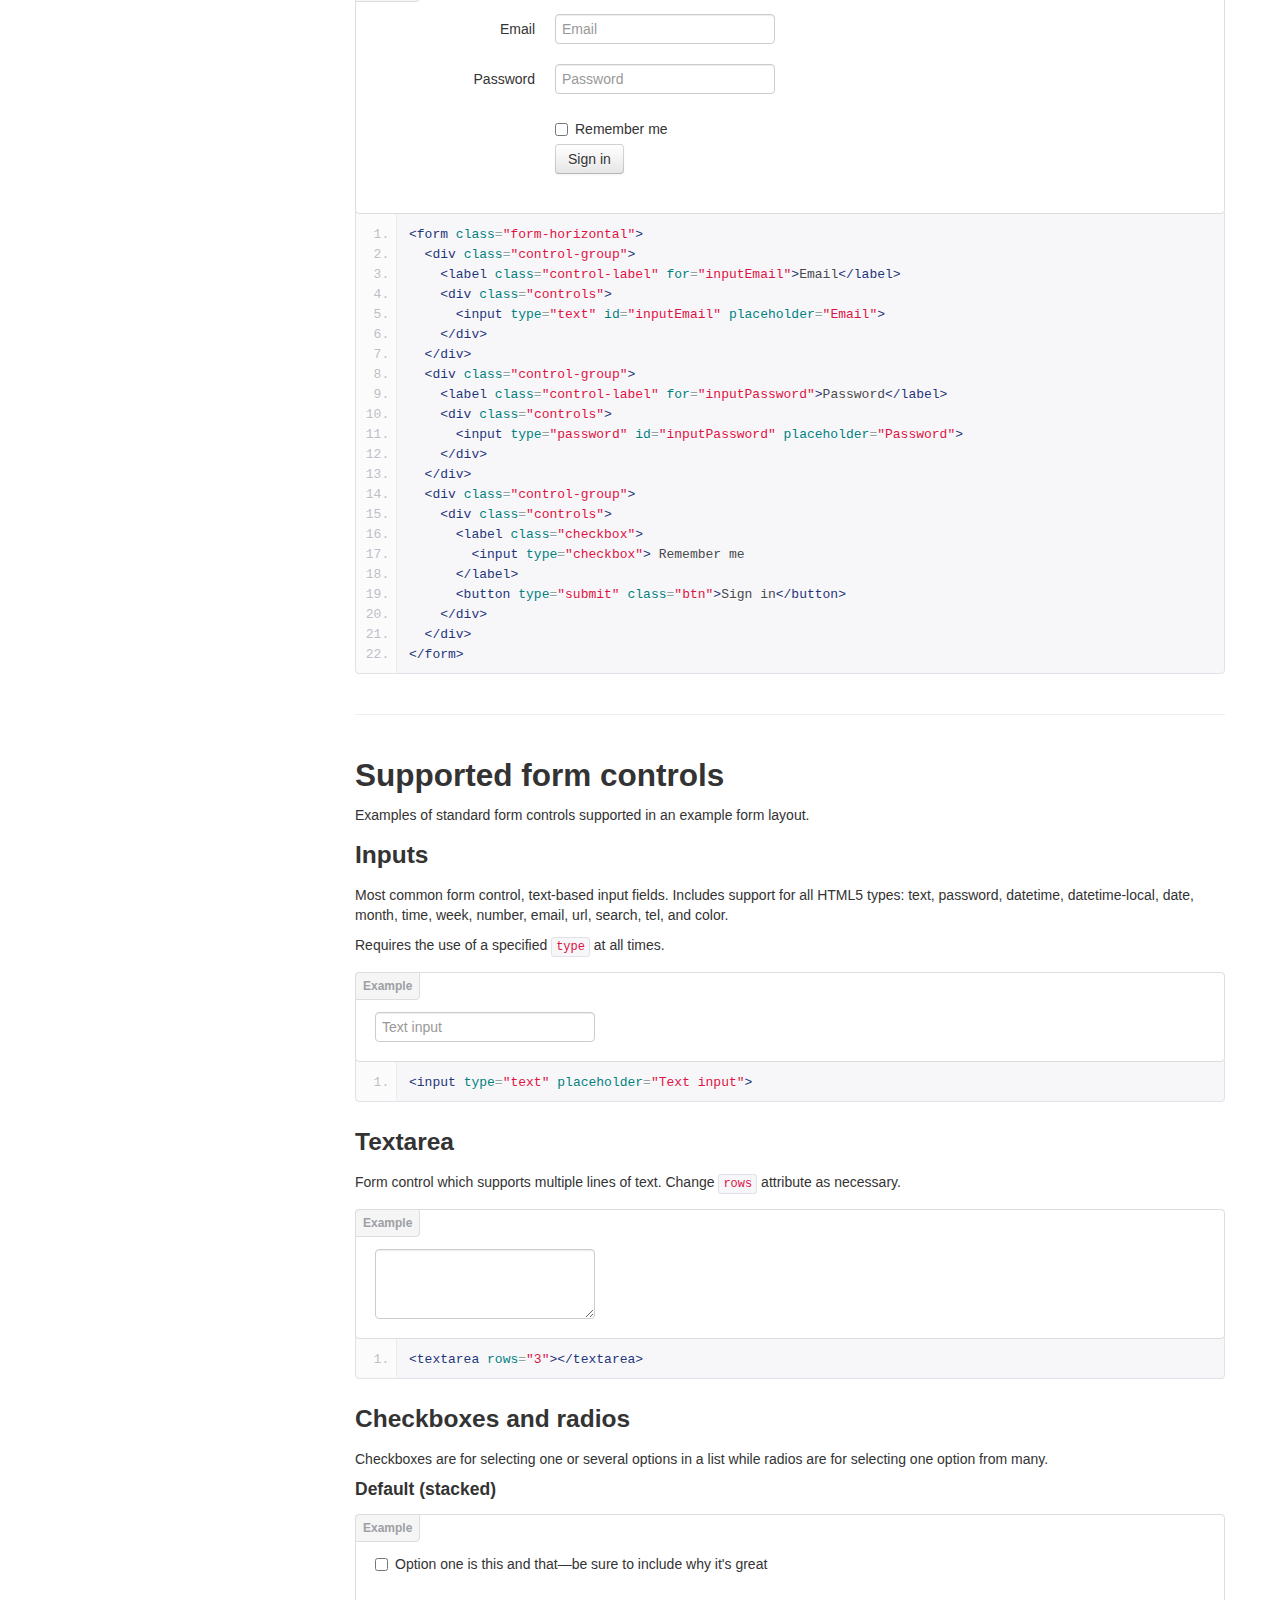
<file: 2013/system/docs/base-css.html>
<!DOCTYPE html>
<html lang="en">
  <head>
    <meta charset="utf-8">
    <title>Base · Bootstrap</title>
    <meta name="viewport" content="width=device-width, initial-scale=1.0">
    <meta name="description" content="">
    <meta name="author" content="">

    <!-- Le styles -->
    <link href="assets/css/bootstrap.css" rel="stylesheet">
    <link href="assets/css/bootstrap-responsive.css" rel="stylesheet">
    <link href="assets/css/docs.css" rel="stylesheet">
    <link href="assets/js/google-code-prettify/prettify.css" rel="stylesheet">

    <!-- Le HTML5 shim, for IE6-8 support of HTML5 elements -->
    <!--[if lt IE 9]>
      <script src="http://html5shim.googlecode.com/svn/trunk/html5.js"></script>
    <![endif]-->

    <!-- Le fav and touch icons -->
    <link rel="apple-touch-icon-precomposed" sizes="144x144" href="assets/ico/apple-touch-icon-144-precomposed.png">
    <link rel="apple-touch-icon-precomposed" sizes="114x114" href="assets/ico/apple-touch-icon-114-precomposed.png">
      <link rel="apple-touch-icon-precomposed" sizes="72x72" href="assets/ico/apple-touch-icon-72-precomposed.png">
                    <link rel="apple-touch-icon-precomposed" href="assets/ico/apple-touch-icon-57-precomposed.png">
                                   <link rel="shortcut icon" href="assets/ico/favicon.png">

  </head>

  <body data-spy="scroll" data-target=".bs-docs-sidebar">

    <!-- Navbar
    ================================================== -->
    <div class="navbar navbar-inverse navbar-fixed-top">
      <div class="navbar-inner">
        <div class="container">
          <button type="button" class="btn btn-navbar" data-toggle="collapse" data-target=".nav-collapse">
            <span class="icon-bar"></span>
            <span class="icon-bar"></span>
            <span class="icon-bar"></span>
          </button>
          <a class="brand" href="./index.html">Bootstrap</a>
          <div class="nav-collapse collapse">
            <ul class="nav">
              <li class="">
                <a href="./index.html">Home</a>
              </li>
              <li class="">
                <a href="./getting-started.html">Get started</a>
              </li>
              <li class="">
                <a href="./scaffolding.html">Scaffolding</a>
              </li>
              <li class="active">
                <a href="./base-css.html">Base CSS</a>
              </li>
              <li class="">
                <a href="./components.html">Components</a>
              </li>
              <li class="">
                <a href="./javascript.html">JavaScript</a>
              </li>
              <li class="">
                <a href="./customize.html">Customize</a>
              </li>
            </ul>
          </div>
        </div>
      </div>
    </div>

<!-- Subhead
================================================== -->
<header class="jumbotron subhead" id="overview">
  <div class="container">
    <h1>Base CSS</h1>
    <p class="lead">Fundamental HTML elements styled and enhanced with extensible classes.</p>
  </div>
</header>


  <div class="container">

    <!-- Docs nav
    ================================================== -->
    <div class="row">
      <div class="span3 bs-docs-sidebar">
        <ul class="nav nav-list bs-docs-sidenav">
          <li><a href="#typography"><i class="icon-chevron-right"></i> Typography</a></li>
          <li><a href="#code"><i class="icon-chevron-right"></i> Code</a></li>
          <li><a href="#tables"><i class="icon-chevron-right"></i> Tables</a></li>
          <li><a href="#forms"><i class="icon-chevron-right"></i> Forms</a></li>
          <li><a href="#buttons"><i class="icon-chevron-right"></i> Buttons</a></li>
          <li><a href="#images"><i class="icon-chevron-right"></i> Images</a></li>
          <li><a href="#icons"><i class="icon-chevron-right"></i> Icons by Glyphicons</a></li>
        </ul>
      </div>
      <div class="span9">



        <!-- Typography
        ================================================== -->
        <section id="typography">
          <div class="page-header">
            <h1>Typography</h1>
          </div>

          <h2 id="headings">Headings</h2>
          <p>All HTML headings, <code>&lt;h1&gt;</code> through <code>&lt;h6&gt;</code> are available.</p>
          <div class="bs-docs-example">
            <h1>h1. Heading 1</h1>
            <h2>h2. Heading 2</h2>
            <h3>h3. Heading 3</h3>
            <h4>h4. Heading 4</h4>
            <h5>h5. Heading 5</h5>
            <h6>h6. Heading 6</h6>
          </div>

          <h2 id="body-copy">Body copy</h2>
          <p>Bootstrap's global default <code>font-size</code> is <strong>14px</strong>, with a <code>line-height</code> of <strong>20px</strong>. This is applied to the <code>&lt;body&gt;</code> and all paragraphs. In addition, <code>&lt;p&gt;</code> (paragraphs) receive a bottom margin of half their line-height (10px by default).</p>
          <div class="bs-docs-example">
            <p>Nullam quis risus eget urna mollis ornare vel eu leo. Cum sociis natoque penatibus et magnis dis parturient montes, nascetur ridiculus mus. Nullam id dolor id nibh ultricies vehicula.</p>
            <p>Cum sociis natoque penatibus et magnis dis parturient montes, nascetur ridiculus mus. Donec ullamcorper nulla non metus auctor fringilla. Duis mollis, est non commodo luctus, nisi erat porttitor ligula, eget lacinia odio sem nec elit. Donec ullamcorper nulla non metus auctor fringilla.</p>
            <p>Maecenas sed diam eget risus varius blandit sit amet non magna. Donec id elit non mi porta gravida at eget metus. Duis mollis, est non commodo luctus, nisi erat porttitor ligula, eget lacinia odio sem nec elit.</p>
          </div>
          <pre class="prettyprint">&lt;p&gt;...&lt;/p&gt;</pre>

          <h3>Lead body copy</h3>
          <p>Make a paragraph stand out by adding <code>.lead</code>.</p>
          <div class="bs-docs-example">
            <p class="lead">Vivamus sagittis lacus vel augue laoreet rutrum faucibus dolor auctor. Duis mollis, est non commodo luctus.</p>
          </div>
          <pre class="prettyprint">&lt;p class="lead"&gt;...&lt;/p&gt;</pre>

          <h3>Built with Less</h3>
          <p>The typographic scale is based on two LESS variables in <strong>variables.less</strong>: <code>@baseFontSize</code> and <code>@baseLineHeight</code>. The first is the base font-size used throughout and the second is the base line-height. We use those variables and some simple math to create the margins, paddings, and line-heights of all our type and more. Customize them and Bootstrap adapts.</p>


          <hr class="bs-docs-separator">


          <h2 id="emphasis">Emphasis</h2>
          <p>Make use of HTML's default emphasis tags with lightweight styles.</p>

          <h3><code>&lt;small&gt;</code></h3>
          <p>For de-emphasizing inline or blocks of text, <small>use the small tag.</small></p>
          <div class="bs-docs-example">
            <p><small>This line of text is meant to be treated as fine print.</small></p>
          </div>
<pre class="prettyprint">
&lt;p&gt;
  &lt;small&gt;This line of text is meant to be treated as fine print.&lt;/small&gt;
&lt;/p&gt;
</pre>

          <h3>Bold</h3>
          <p>For emphasizing a snippet of text with a heavier font-weight.</p>
          <div class="bs-docs-example">
            <p>The following snippet of text is <strong>rendered as bold text</strong>.</p>
          </div>
          <pre class="prettyprint">&lt;strong&gt;rendered as bold text&lt;/strong&gt;</pre>

          <h3>Italics</h3>
          <p>For emphasizing a snippet of text with italics.</p>
          <div class="bs-docs-example">
            <p>The following snippet of text is <em>rendered as italicized text</em>.</p>
          </div>
          <pre class="prettyprint">&lt;em&gt;rendered as italicized text&lt;/em&gt;</pre>

          <p><span class="label label-info">Heads up!</span> Feel free to use <code>&lt;b&gt;</code> and <code>&lt;i&gt;</code> in HTML5. <code>&lt;b&gt;</code> is meant to highlight words or phrases without conveying additional importance while <code>&lt;i&gt;</code> is mostly for voice, technical terms, etc.</p>

          <h3>Emphasis classes</h3>
          <p>Convey meaning through color with a handful of emphasis utility classes.</p>
          <div class="bs-docs-example">
            <p class="muted">Fusce dapibus, tellus ac cursus commodo, tortor mauris nibh.</p>
            <p class="text-warning">Etiam porta sem malesuada magna mollis euismod.</p>
            <p class="text-error">Donec ullamcorper nulla non metus auctor fringilla.</p>
            <p class="text-info">Aenean eu leo quam. Pellentesque ornare sem lacinia quam venenatis.</p>
            <p class="text-success">Duis mollis, est non commodo luctus, nisi erat porttitor ligula.</p>
          </div>
<pre class="prettyprint linenums">
&lt;p class="muted"&gt;Fusce dapibus, tellus ac cursus commodo, tortor mauris nibh.&lt;/p&gt;
&lt;p class="text-warning"&gt;Etiam porta sem malesuada magna mollis euismod.&lt;/p&gt;
&lt;p class="text-error"&gt;Donec ullamcorper nulla non metus auctor fringilla.&lt;/p&gt;
&lt;p class="text-info"&gt;Aenean eu leo quam. Pellentesque ornare sem lacinia quam venenatis.&lt;/p&gt;
&lt;p class="text-success"&gt;Duis mollis, est non commodo luctus, nisi erat porttitor ligula.&lt;/p&gt;
</pre>


          <hr class="bs-docs-separator">


          <h2 id="abbreviations">Abbreviations</h2>
          <p>Stylized implementation of HTML's <code>&lt;abbr&gt;</code> element for abbreviations and acronyms to show the expanded version on hover. Abbreviations with a <code>title</code> attribute have a light dotted bottom border and a help cursor on hover, providing additional context on hover.</p>

          <h3><code>&lt;abbr&gt;</code></h3>
          <p>For expanded text on long hover of an abbreviation, include the <code>title</code> attribute.</p>
          <div class="bs-docs-example">
            <p>An abbreviation of the word attribute is <abbr title="attribute">attr</abbr>.</p>
          </div>
          <pre class="prettyprint">&lt;abbr title="attribute"&gt;attr&lt;/abbr&gt;</pre>

          <h3><code>&lt;abbr class="initialism"&gt;</code></h3>
          <p>Add <code>.initialism</code> to an abbreviation for a slightly smaller font-size.</p>
          <div class="bs-docs-example">
            <p><abbr title="HyperText Markup Language" class="initialism">HTML</abbr> is the best thing since sliced bread.</p>
          </div>
          <pre class="prettyprint">&lt;abbr title="HyperText Markup Language" class="initialism"&gt;HTML&lt;/abbr&gt;</pre>


          <hr class="bs-docs-separator">


          <h2 id="addresses">Addresses</h2>
          <p>Present contact information for the nearest ancestor or the entire body of work.</p>

          <h3><code>&lt;address&gt;</code></h3>
          <p>Preserve formatting by ending all lines with <code>&lt;br&gt;</code>.</p>
          <div class="bs-docs-example">
            <address>
              <strong>Twitter, Inc.</strong><br>
              795 Folsom Ave, Suite 600<br>
              San Francisco, CA 94107<br>
              <abbr title="Phone">P:</abbr> (123) 456-7890
            </address>
            <address>
              <strong>Full Name</strong><br>
              <a href="mailto:#">first.last@example.com</a>
            </address>
          </div>
<pre class="prettyprint linenums">
&lt;address&gt;
  &lt;strong&gt;Twitter, Inc.&lt;/strong&gt;&lt;br&gt;
  795 Folsom Ave, Suite 600&lt;br&gt;
  San Francisco, CA 94107&lt;br&gt;
  &lt;abbr title="Phone"&gt;P:&lt;/abbr&gt; (123) 456-7890
&lt;/address&gt;

&lt;address&gt;
  &lt;strong&gt;Full Name&lt;/strong&gt;&lt;br&gt;
  &lt;a href="mailto:#"&gt;first.last@example.com&lt;/a&gt;
&lt;/address&gt;
</pre>


          <hr class="bs-docs-separator">


          <h2 id="blockquotes">Blockquotes</h2>
          <p>For quoting blocks of content from another source within your document.</p>

          <h3>Default blockquote</h3>
          <p>Wrap <code>&lt;blockquote&gt;</code> around any <abbr title="HyperText Markup Language">HTML</abbr> as the quote. For straight quotes we recommend a <code>&lt;p&gt;</code>.</p>
          <div class="bs-docs-example">
            <blockquote>
              <p>Lorem ipsum dolor sit amet, consectetur adipiscing elit. Integer posuere erat a ante.</p>
            </blockquote>
          </div>
<pre class="prettyprint linenums">
&lt;blockquote&gt;
  &lt;p&gt;Lorem ipsum dolor sit amet, consectetur adipiscing elit. Integer posuere erat a ante.&lt;/p&gt;
&lt;/blockquote&gt;
</pre>

          <h3>Blockquote options</h3>
          <p>Style and content changes for simple variations on a standard blockquote.</p>

          <h4>Naming a source</h4>
          <p>Add <code>&lt;small&gt;</code> tag for identifying the source. Wrap the name of the source work in <code>&lt;cite&gt;</code>.</p>
          <div class="bs-docs-example">
            <blockquote>
              <p>Lorem ipsum dolor sit amet, consectetur adipiscing elit. Integer posuere erat a ante.</p>
              <small>Someone famous in <cite title="Source Title">Source Title</cite></small>
            </blockquote>
          </div>
<pre class="prettyprint linenums">
&lt;blockquote&gt;
  &lt;p&gt;Lorem ipsum dolor sit amet, consectetur adipiscing elit. Integer posuere erat a ante.&lt;/p&gt;
  &lt;small&gt;Someone famous &lt;cite title="Source Title"&gt;Source Title&lt;/cite&gt;&lt;/small&gt;
&lt;/blockquote&gt;
</pre>

          <h4>Alternate displays</h4>
          <p>Use <code>.pull-right</code> for a floated, right-aligned blockquote.</p>
          <div class="bs-docs-example" style="overflow: hidden;">
            <blockquote class="pull-right">
              <p>Lorem ipsum dolor sit amet, consectetur adipiscing elit. Integer posuere erat a ante.</p>
              <small>Someone famous in <cite title="Source Title">Source Title</cite></small>
            </blockquote>
          </div>
<pre class="prettyprint linenums">
&lt;blockquote class="pull-right"&gt;
  ...
&lt;/blockquote&gt;
</pre>


          <hr class="bs-docs-separator">


          <!-- Lists -->
          <h2 id="lists">Lists</h2>

          <h3>Unordered</h3>
          <p>A list of items in which the order does <em>not</em> explicitly matter.</p>
          <div class="bs-docs-example">
            <ul>
              <li>Lorem ipsum dolor sit amet</li>
              <li>Consectetur adipiscing elit</li>
              <li>Integer molestie lorem at massa</li>
              <li>Facilisis in pretium nisl aliquet</li>
              <li>Nulla volutpat aliquam velit
                <ul>
                  <li>Phasellus iaculis neque</li>
                  <li>Purus sodales ultricies</li>
                  <li>Vestibulum laoreet porttitor sem</li>
                  <li>Ac tristique libero volutpat at</li>
                </ul>
              </li>
              <li>Faucibus porta lacus fringilla vel</li>
              <li>Aenean sit amet erat nunc</li>
              <li>Eget porttitor lorem</li>
            </ul>
          </div>
<pre class="prettyprint linenums">
&lt;ul&gt;
  &lt;li&gt;...&lt;/li&gt;
&lt;/ul&gt;
</pre>

          <h3>Ordered</h3>
          <p>A list of items in which the order <em>does</em> explicitly matter.</p>
          <div class="bs-docs-example">
            <ol>
              <li>Lorem ipsum dolor sit amet</li>
              <li>Consectetur adipiscing elit</li>
              <li>Integer molestie lorem at massa</li>
              <li>Facilisis in pretium nisl aliquet</li>
              <li>Nulla volutpat aliquam velit</li>
              <li>Faucibus porta lacus fringilla vel</li>
              <li>Aenean sit amet erat nunc</li>
              <li>Eget porttitor lorem</li>
            </ol>
          </div>
<pre class="prettyprint linenums">
&lt;ol&gt;
  &lt;li&gt;...&lt;/li&gt;
&lt;/ol&gt;
</pre>

        <h3>Unstyled</h3>
        <p>Remove the default <code>list-style</code> and left padding on list items (immediate children only).</p>
        <div class="bs-docs-example">
          <ul class="unstyled">
            <li>Lorem ipsum dolor sit amet</li>
            <li>Consectetur adipiscing elit</li>
            <li>Integer molestie lorem at massa</li>
            <li>Facilisis in pretium nisl aliquet</li>
            <li>Nulla volutpat aliquam velit
              <ul>
                <li>Phasellus iaculis neque</li>
                <li>Purus sodales ultricies</li>
                <li>Vestibulum laoreet porttitor sem</li>
                <li>Ac tristique libero volutpat at</li>
              </ul>
            </li>
            <li>Faucibus porta lacus fringilla vel</li>
            <li>Aenean sit amet erat nunc</li>
            <li>Eget porttitor lorem</li>
          </ul>
        </div>
<pre class="prettyprint linenums">
&lt;ul class="unstyled"&gt;
  &lt;li&gt;...&lt;/li&gt;
&lt;/ul&gt;
</pre>

        <h3>Inline</h3>
        <p>Place all list items on a single line with <code>inline-block</code> and some light padding.</p>
        <div class="bs-docs-example">
          <ul class="inline">
            <li>Lorem ipsum</li>
            <li>Phasellus iaculis</li>
            <li>Nulla volutpat</li>
          </ul>
        </div>
<pre class="prettyprint linenums">
&lt;ul class="inline"&gt;
  &lt;li&gt;...&lt;/li&gt;
&lt;/ul&gt;
</pre>

        <h3>Description</h3>
        <p>A list of terms with their associated descriptions.</p>
        <div class="bs-docs-example">
          <dl>
            <dt>Description lists</dt>
            <dd>A description list is perfect for defining terms.</dd>
            <dt>Euismod</dt>
            <dd>Vestibulum id ligula porta felis euismod semper eget lacinia odio sem nec elit.</dd>
            <dd>Donec id elit non mi porta gravida at eget metus.</dd>
            <dt>Malesuada porta</dt>
            <dd>Etiam porta sem malesuada magna mollis euismod.</dd>
          </dl>
        </div>
<pre class="prettyprint linenums">
&lt;dl&gt;
  &lt;dt&gt;...&lt;/dt&gt;
  &lt;dd&gt;...&lt;/dd&gt;
&lt;/dl&gt;
</pre>

        <h4>Horizontal description</h4>
        <p>Make terms and descriptions in <code>&lt;dl&gt;</code> line up side-by-side.</p>
        <div class="bs-docs-example">
          <dl class="dl-horizontal">
            <dt>Description lists</dt>
            <dd>A description list is perfect for defining terms.</dd>
            <dt>Euismod</dt>
            <dd>Vestibulum id ligula porta felis euismod semper eget lacinia odio sem nec elit.</dd>
            <dd>Donec id elit non mi porta gravida at eget metus.</dd>
            <dt>Malesuada porta</dt>
            <dd>Etiam porta sem malesuada magna mollis euismod.</dd>
            <dt>Felis euismod semper eget lacinia</dt>
            <dd>Fusce dapibus, tellus ac cursus commodo, tortor mauris condimentum nibh, ut fermentum massa justo sit amet risus.</dd>
          </dl>
        </div>
<pre class="prettyprint linenums">
&lt;dl class="dl-horizontal"&gt;
  &lt;dt&gt;...&lt;/dt&gt;
  &lt;dd&gt;...&lt;/dd&gt;
&lt;/dl&gt;
</pre>
        <p>
          <span class="label label-info">Heads up!</span>
          Horizontal description lists will truncate terms that are too long to fit in the left column fix <code>text-overflow</code>. In narrower viewports, they will change to the default stacked layout.
        </p>
      </section>



        <!-- Code
        ================================================== -->
        <section id="code">
          <div class="page-header">
            <h1>Code</h1>
          </div>

          <h2>Inline</h2>
          <p>Wrap inline snippets of code with <code>&lt;code&gt;</code>.</p>
<div class="bs-docs-example">
  For example, <code>&lt;section&gt;</code> should be wrapped as inline.
</div>
<pre class="prettyprint linenums">
For example, &lt;code&gt;&lt;section&gt;&lt;/code&gt; should be wrapped as inline.
</pre>

          <h2>Basic block</h2>
          <p>Use <code>&lt;pre&gt;</code> for multiple lines of code. Be sure to escape any angle brackets in the code for proper rendering.</p>
<div class="bs-docs-example">
  <pre>&lt;p&gt;Sample text here...&lt;/p&gt;</pre>
</div>
<pre class="prettyprint linenums" style="margin-bottom: 9px;">
&lt;pre&gt;
  &amp;lt;p&amp;gt;Sample text here...&amp;lt;/p&amp;gt;
&lt;/pre&gt;
</pre>
          <p><span class="label label-info">Heads up!</span> Be sure to keep code within <code>&lt;pre&gt;</code> tags as close to the left as possible; it will render all tabs.</p>
          <p>You may optionally add the <code>.pre-scrollable</code> class which will set a max-height of 350px and provide a y-axis scrollbar.</p>
        </section>



        <!-- Tables
        ================================================== -->
        <section id="tables">
          <div class="page-header">
            <h1>Tables</h1>
          </div>

          <h2>Default styles</h2>
          <p>For basic styling&mdash;light padding and only horizontal dividers&mdash;add the base class <code>.table</code> to any <code>&lt;table&gt;</code>.</p>
          <div class="bs-docs-example">
            <table class="table">
              <thead>
                <tr>
                  <th>#</th>
                  <th>First Name</th>
                  <th>Last Name</th>
                  <th>Username</th>
                </tr>
              </thead>
              <tbody>
                <tr>
                  <td>1</td>
                  <td>Mark</td>
                  <td>Otto</td>
                  <td>@mdo</td>
                </tr>
                <tr>
                  <td>2</td>
                  <td>Jacob</td>
                  <td>Thornton</td>
                  <td>@fat</td>
                </tr>
                <tr>
                  <td>3</td>
                  <td>Larry</td>
                  <td>the Bird</td>
                  <td>@twitter</td>
                </tr>
              </tbody>
            </table>
          </div>
<pre class="prettyprint linenums">
&lt;table class="table"&gt;
  …
&lt;/table&gt;
</pre>


          <hr class="bs-docs-separator">


          <h2>Optional classes</h2>
          <p>Add any of the following classes to the <code>.table</code> base class.</p>

          <h3><code>.table-striped</code></h3>
          <p>Adds zebra-striping to any table row within the <code>&lt;tbody&gt;</code> via the <code>:nth-child</code> CSS selector (not available in IE7-IE8).</p>
          <div class="bs-docs-example">
            <table class="table table-striped">
              <thead>
                <tr>
                  <th>#</th>
                  <th>First Name</th>
                  <th>Last Name</th>
                  <th>Username</th>
                </tr>
              </thead>
              <tbody>
                <tr>
                  <td>1</td>
                  <td>Mark</td>
                  <td>Otto</td>
                  <td>@mdo</td>
                </tr>
                <tr>
                  <td>2</td>
                  <td>Jacob</td>
                  <td>Thornton</td>
                  <td>@fat</td>
                </tr>
                <tr>
                  <td>3</td>
                  <td>Larry</td>
                  <td>the Bird</td>
                  <td>@twitter</td>
                </tr>
              </tbody>
            </table>
          </div>
<pre class="prettyprint linenums" style="margin-bottom: 18px;">
&lt;table class="table table-striped"&gt;
  …
&lt;/table&gt;
</pre>

          <h3><code>.table-bordered</code></h3>
          <p>Add borders and rounded corners to the table.</p>
          <div class="bs-docs-example">
            <table class="table table-bordered">
              <thead>
                <tr>
                  <th>#</th>
                  <th>First Name</th>
                  <th>Last Name</th>
                  <th>Username</th>
                </tr>
              </thead>
              <tbody>
                <tr>
                  <td rowspan="2">1</td>
                  <td>Mark</td>
                  <td>Otto</td>
                  <td>@mdo</td>
                </tr>
                <tr>
                  <td>Mark</td>
                  <td>Otto</td>
                  <td>@TwBootstrap</td>
                </tr>
                <tr>
                  <td>2</td>
                  <td>Jacob</td>
                  <td>Thornton</td>
                  <td>@fat</td>
                </tr>
                <tr>
                  <td>3</td>
                  <td colspan="2">Larry the Bird</td>
                  <td>@twitter</td>
                </tr>
              </tbody>
            </table>
          </div>
<pre class="prettyprint linenums">
&lt;table class="table table-bordered"&gt;
  …
&lt;/table&gt;
</pre>

          <h3><code>.table-hover</code></h3>
          <p>Enable a hover state on table rows within a <code>&lt;tbody&gt;</code>.</p>
          <div class="bs-docs-example">
            <table class="table table-hover">
              <thead>
                <tr>
                  <th>#</th>
                  <th>First Name</th>
                  <th>Last Name</th>
                  <th>Username</th>
                </tr>
              </thead>
              <tbody>
                <tr>
                  <td>1</td>
                  <td>Mark</td>
                  <td>Otto</td>
                  <td>@mdo</td>
                </tr>
                <tr>
                  <td>2</td>
                  <td>Jacob</td>
                  <td>Thornton</td>
                  <td>@fat</td>
                </tr>
                <tr>
                  <td>3</td>
                  <td colspan="2">Larry the Bird</td>
                  <td>@twitter</td>
                </tr>
              </tbody>
            </table>
          </div>
<pre class="prettyprint linenums" style="margin-bottom: 18px;">
&lt;table class="table table-hover"&gt;
  …
&lt;/table&gt;
</pre>

          <h3><code>.table-condensed</code></h3>
          <p>Makes tables more compact by cutting cell padding in half.</p>
          <div class="bs-docs-example">
            <table class="table table-condensed">
              <thead>
                <tr>
                  <th>#</th>
                  <th>First Name</th>
                  <th>Last Name</th>
                  <th>Username</th>
                </tr>
              </thead>
              <tbody>
                <tr>
                  <td>1</td>
                  <td>Mark</td>
                  <td>Otto</td>
                  <td>@mdo</td>
                </tr>
                <tr>
                  <td>2</td>
                  <td>Jacob</td>
                  <td>Thornton</td>
                  <td>@fat</td>
                </tr>
                <tr>
                  <td>3</td>
                  <td colspan="2">Larry the Bird</td>
                  <td>@twitter</td>
                </tr>
              </tbody>
            </table>
          </div>
<pre class="prettyprint linenums" style="margin-bottom: 18px;">
&lt;table class="table table-condensed"&gt;
  …
&lt;/table&gt;
</pre>


          <hr class="bs-docs-separator">


          <h2>Optional row classes</h2>
          <p>Use contextual classes to color table rows.</p>
          <table class="table table-bordered table-striped">
            <colgroup>
              <col class="span1">
              <col class="span7">
            </colgroup>
            <thead>
              <tr>
                <th>Class</th>
                <th>Description</th>
              </tr>
            </thead>
            <tbody>
              <tr>
                <td>
                  <code>.success</code>
                </td>
                <td>Indicates a successful or positive action.</td>
              </tr>
              <tr>
                <td>
                  <code>.error</code>
                </td>
                <td>Indicates a dangerous or potentially negative action.</td>
              </tr>
              <tr>
                <td>
                  <code>.warning</code>
                </td>
                <td>Indicates a warning that might need attention.</td>
              </tr>
              <tr>
                <td>
                  <code>.info</code>
                </td>
                <td>Used as an alternative to the default styles.</td>
              </tr>
            </tbody>
          </table>
          <div class="bs-docs-example">
            <table class="table">
              <thead>
                <tr>
                  <th>#</th>
                  <th>Product</th>
                  <th>Payment Taken</th>
                  <th>Status</th>
                </tr>
              </thead>
              <tbody>
                <tr class="success">
                  <td>1</td>
                  <td>TB - Monthly</td>
                  <td>01/04/2012</td>
                  <td>Approved</td>
                </tr>
                <tr class="error">
                  <td>2</td>
                  <td>TB - Monthly</td>
                  <td>02/04/2012</td>
                  <td>Declined</td>
                </tr>
                <tr class="warning">
                  <td>3</td>
                  <td>TB - Monthly</td>
                  <td>03/04/2012</td>
                  <td>Pending</td>
                </tr>
                <tr class="info">
                  <td>4</td>
                  <td>TB - Monthly</td>
                  <td>04/04/2012</td>
                  <td>Call in to confirm</td>
                </tr>
              </tbody>
            </table>
          </div>
<pre class="prettyprint linenums">
...
  &lt;tr class="success"&gt;
    &lt;td&gt;1&lt;/td&gt;
    &lt;td&gt;TB - Monthly&lt;/td&gt;
    &lt;td&gt;01/04/2012&lt;/td&gt;
    &lt;td&gt;Approved&lt;/td&gt;
  &lt;/tr&gt;
...
</pre>


          <hr class="bs-docs-separator">


          <h2>Supported table markup</h2>
          <p>List of supported table HTML elements and how they should be used.</p>
          <table class="table table-bordered table-striped">
            <colgroup>
              <col class="span1">
              <col class="span7">
            </colgroup>
            <thead>
              <tr>
                <th>Tag</th>
                <th>Description</th>
              </tr>
            </thead>
            <tbody>
              <tr>
                <td>
                  <code>&lt;table&gt;</code>
                </td>
                <td>
                  Wrapping element for displaying data in a tabular format
                </td>
              </tr>
              <tr>
                <td>
                  <code>&lt;thead&gt;</code>
                </td>
                <td>
                  Container element for table header rows (<code>&lt;tr&gt;</code>) to label table columns
                </td>
              </tr>
              <tr>
                <td>
                  <code>&lt;tbody&gt;</code>
                </td>
                <td>
                  Container element for table rows (<code>&lt;tr&gt;</code>) in the body of the table
                </td>
              </tr>
              <tr>
                <td>
                  <code>&lt;tr&gt;</code>
                </td>
                <td>
                  Container element for a set of table cells (<code>&lt;td&gt;</code> or <code>&lt;th&gt;</code>) that appears on a single row
                </td>
              </tr>
              <tr>
                <td>
                  <code>&lt;td&gt;</code>
                </td>
                <td>
                  Default table cell
                </td>
              </tr>
              <tr>
                <td>
                  <code>&lt;th&gt;</code>
                </td>
                <td>
                  Special table cell for column (or row, depending on scope and placement) labels<br>
                  Must be used within a <code>&lt;thead&gt;</code>
                </td>
              </tr>
              <tr>
                <td>
                  <code>&lt;caption&gt;</code>
                </td>
                <td>
                  Description or summary of what the table holds, especially useful for screen readers
                </td>
              </tr>
            </tbody>
          </table>
<pre class="prettyprint linenums">
&lt;table&gt;
  &lt;caption&gt;...&lt;/caption&gt;
  &lt;thead&gt;
    &lt;tr&gt;
      &lt;th&gt;...&lt;/th&gt;
      &lt;th&gt;...&lt;/th&gt;
    &lt;/tr&gt;
  &lt;/thead&gt;
  &lt;tbody&gt;
    &lt;tr&gt;
      &lt;td&gt;...&lt;/td&gt;
      &lt;td&gt;...&lt;/td&gt;
    &lt;/tr&gt;
  &lt;/tbody&gt;
&lt;/table&gt;
</pre>

        </section>



        <!-- Forms
        ================================================== -->
        <section id="forms">
          <div class="page-header">
            <h1>Forms</h1>
          </div>

          <h2>Default styles</h2>
          <p>Individual form controls receive styling, but without any required base class on the <code>&lt;form&gt;</code> or large changes in markup. Results in stacked, left-aligned labels on top of form controls.</p>
          <form class="bs-docs-example">
            <fieldset>
              <legend>Legend</legend>
              <label>Label name</label>
              <input type="text" placeholder="Type something…">
              <span class="help-block">Example block-level help text here.</span>
              <label class="checkbox">
                <input type="checkbox"> Check me out
              </label>
              <button type="submit" class="btn">Submit</button>
            </fieldset>
          </form>
<pre class="prettyprint linenums">
&lt;form&gt;
  &lt;fieldset&gt;
    &lt;legend&gt;Legend&lt;/legend&gt;
    &lt;label&gt;Label name&lt;/label&gt;
    &lt;input type="text" placeholder="Type something…"&gt;
    &lt;span class="help-block"&gt;Example block-level help text here.&lt;/span&gt;
    &lt;label class="checkbox"&gt;
      &lt;input type="checkbox"&gt; Check me out
    &lt;/label&gt;
    &lt;button type="submit" class="btn"&gt;Submit&lt;/button&gt;
  &lt;/fieldset&gt;
&lt;/form&gt;
</pre>


          <hr class="bs-docs-separator">


          <h2>Optional layouts</h2>
          <p>Included with Bootstrap are three optional form layouts for common use cases.</p>

          <h3>Search form</h3>
          <p>Add <code>.form-search</code> to the form and <code>.search-query</code> to the <code>&lt;input&gt;</code> for an extra-rounded text input.</p>
          <form class="bs-docs-example form-search">
            <input type="text" class="input-medium search-query">
            <button type="submit" class="btn">Search</button>
          </form>
<pre class="prettyprint linenums">
&lt;form class="form-search"&gt;
  &lt;input type="text" class="input-medium search-query"&gt;
  &lt;button type="submit" class="btn"&gt;Search&lt;/button&gt;
&lt;/form&gt;
</pre>

          <h3>Inline form</h3>
          <p>Add <code>.form-inline</code> for left-aligned labels and inline-block controls for a compact layout.</p>
          <form class="bs-docs-example form-inline">
            <input type="text" class="input-small" placeholder="Email">
            <input type="password" class="input-small" placeholder="Password">
            <label class="checkbox">
              <input type="checkbox"> Remember me
            </label>
            <button type="submit" class="btn">Sign in</button>
          </form>
<pre class="prettyprint linenums">
&lt;form class="form-inline"&gt;
  &lt;input type="text" class="input-small" placeholder="Email"&gt;
  &lt;input type="password" class="input-small" placeholder="Password"&gt;
  &lt;label class="checkbox"&gt;
    &lt;input type="checkbox"&gt; Remember me
  &lt;/label&gt;
  &lt;button type="submit" class="btn"&gt;Sign in&lt;/button&gt;
&lt;/form&gt;
</pre>

          <h3>Horizontal form</h3>
          <p>Right align labels and float them to the left to make them appear on the same line as controls. Requires the most markup changes from a default form:</p>
          <ul>
            <li>Add <code>.form-horizontal</code> to the form</li>
            <li>Wrap labels and controls in <code>.control-group</code></li>
            <li>Add <code>.control-label</code> to the label</li>
            <li>Wrap any associated controls in <code>.controls</code> for proper alignment</li>
          </ul>
          <form class="bs-docs-example form-horizontal">
            <div class="control-group">
              <label class="control-label" for="inputEmail">Email</label>
              <div class="controls">
                <input type="text" id="inputEmail" placeholder="Email">
              </div>
            </div>
            <div class="control-group">
              <label class="control-label" for="inputPassword">Password</label>
              <div class="controls">
                <input type="password" id="inputPassword" placeholder="Password">
              </div>
            </div>
            <div class="control-group">
              <div class="controls">
                <label class="checkbox">
                  <input type="checkbox"> Remember me
                </label>
                <button type="submit" class="btn">Sign in</button>
              </div>
            </div>
          </form>
<pre class="prettyprint linenums">
&lt;form class="form-horizontal"&gt;
  &lt;div class="control-group"&gt;
    &lt;label class="control-label" for="inputEmail"&gt;Email&lt;/label&gt;
    &lt;div class="controls"&gt;
      &lt;input type="text" id="inputEmail" placeholder="Email"&gt;
    &lt;/div&gt;
  &lt;/div&gt;
  &lt;div class="control-group"&gt;
    &lt;label class="control-label" for="inputPassword"&gt;Password&lt;/label&gt;
    &lt;div class="controls"&gt;
      &lt;input type="password" id="inputPassword" placeholder="Password"&gt;
    &lt;/div&gt;
  &lt;/div&gt;
  &lt;div class="control-group"&gt;
    &lt;div class="controls"&gt;
      &lt;label class="checkbox"&gt;
        &lt;input type="checkbox"&gt; Remember me
      &lt;/label&gt;
      &lt;button type="submit" class="btn"&gt;Sign in&lt;/button&gt;
    &lt;/div&gt;
  &lt;/div&gt;
&lt;/form&gt;
</pre>


          <hr class="bs-docs-separator">


          <h2>Supported form controls</h2>
          <p>Examples of standard form controls supported in an example form layout.</p>

          <h3>Inputs</h3>
          <p>Most common form control, text-based input fields. Includes support for all HTML5 types: text, password, datetime, datetime-local, date, month, time, week, number, email, url, search, tel, and color.</p>
          <p>Requires the use of a specified <code>type</code> at all times.</p>
          <form class="bs-docs-example form-inline">
            <input type="text" placeholder="Text input">
          </form>
<pre class="prettyprint linenums">
&lt;input type="text" placeholder="Text input"&gt;
</pre>

          <h3>Textarea</h3>
          <p>Form control which supports multiple lines of text. Change <code>rows</code> attribute as necessary.</p>
          <form class="bs-docs-example form-inline">
            <textarea rows="3"></textarea>
          </form>
<pre class="prettyprint linenums">
&lt;textarea rows="3"&gt;&lt;/textarea&gt;
</pre>

          <h3>Checkboxes and radios</h3>
          <p>Checkboxes are for selecting one or several options in a list while radios are for selecting one option from many.</p>
          <h4>Default (stacked)</h4>
          <form class="bs-docs-example">
            <label class="checkbox">
              <input type="checkbox" value="">
              Option one is this and that&mdash;be sure to include why it's great
            </label>
            <br>
            <label class="radio">
              <input type="radio" name="optionsRadios" id="optionsRadios1" value="option1" checked>
              Option one is this and that&mdash;be sure to include why it's great
            </label>
            <label class="radio">
              <input type="radio" name="optionsRadios" id="optionsRadios2" value="option2">
              Option two can be something else and selecting it will deselect option one
            </label>
          </form>
<pre class="prettyprint linenums">
&lt;label class="checkbox"&gt;
  &lt;input type="checkbox" value=""&gt;
  Option one is this and that&mdash;be sure to include why it's great
&lt;/label&gt;

&lt;label class="radio"&gt;
  &lt;input type="radio" name="optionsRadios" id="optionsRadios1" value="option1" checked&gt;
  Option one is this and that&mdash;be sure to include why it's great
&lt;/label&gt;
&lt;label class="radio"&gt;
  &lt;input type="radio" name="optionsRadios" id="optionsRadios2" value="option2"&gt;
  Option two can be something else and selecting it will deselect option one
&lt;/label&gt;
</pre>

          <h4>Inline checkboxes</h4>
          <p>Add the <code>.inline</code> class to a series of checkboxes or radios for controls appear on the same line.</p>
          <form class="bs-docs-example">
            <label class="checkbox inline">
              <input type="checkbox" id="inlineCheckbox1" value="option1"> 1
            </label>
            <label class="checkbox inline">
              <input type="checkbox" id="inlineCheckbox2" value="option2"> 2
            </label>
            <label class="checkbox inline">
              <input type="checkbox" id="inlineCheckbox3" value="option3"> 3
            </label>
          </form>
<pre class="prettyprint linenums">
&lt;label class="checkbox inline"&gt;
  &lt;input type="checkbox" id="inlineCheckbox1" value="option1"&gt; 1
&lt;/label&gt;
&lt;label class="checkbox inline"&gt;
  &lt;input type="checkbox" id="inlineCheckbox2" value="option2"&gt; 2
&lt;/label&gt;
&lt;label class="checkbox inline"&gt;
  &lt;input type="checkbox" id="inlineCheckbox3" value="option3"&gt; 3
&lt;/label&gt;
</pre>

          <h3>Selects</h3>
          <p>Use the default option or specify a <code>multiple="multiple"</code> to show multiple options at once.</p>
          <form class="bs-docs-example">
            <select>
              <option>1</option>
              <option>2</option>
              <option>3</option>
              <option>4</option>
              <option>5</option>
            </select>
            <br>
            <select multiple="multiple">
              <option>1</option>
              <option>2</option>
              <option>3</option>
              <option>4</option>
              <option>5</option>
            </select>
          </form>
<pre class="prettyprint linenums">
&lt;select&gt;
  &lt;option&gt;1&lt;/option&gt;
  &lt;option&gt;2&lt;/option&gt;
  &lt;option&gt;3&lt;/option&gt;
  &lt;option&gt;4&lt;/option&gt;
  &lt;option&gt;5&lt;/option&gt;
&lt;/select&gt;

&lt;select multiple="multiple"&gt;
  &lt;option&gt;1&lt;/option&gt;
  &lt;option&gt;2&lt;/option&gt;
  &lt;option&gt;3&lt;/option&gt;
  &lt;option&gt;4&lt;/option&gt;
  &lt;option&gt;5&lt;/option&gt;
&lt;/select&gt;
</pre>


          <hr class="bs-docs-separator">


          <h2>Extending form controls</h2>
          <p>Adding on top of existing browser controls, Bootstrap includes other useful form components.</p>

          <h3>Prepended and appended inputs</h3>
          <p>Add text or buttons before or after any text-based input. Do note that <code>select</code> elements are not supported here.</p>

          <h4>Default options</h4>
          <p>Wrap an <code>.add-on</code> and an <code>input</code> with one of two classes to prepend or append text to an input.</p>
          <form class="bs-docs-example">
            <div class="input-prepend">
              <span class="add-on">@</span>
              <input class="span2" id="prependedInput" type="text" placeholder="Username">
            </div>
            <br>
            <div class="input-append">
              <input class="span2" id="appendedInput" type="text">
              <span class="add-on">.00</span>
            </div>
          </form>
<pre class="prettyprint linenums">
&lt;div class="input-prepend"&gt;
  &lt;span class="add-on"&gt;@&lt;/span&gt;
  &lt;input class="span2" id="prependedInput" type="text" placeholder="Username"&gt;
&lt;/div&gt;
&lt;div class="input-append"&gt;
  &lt;input class="span2" id="appendedInput" type="text"&gt;
  &lt;span class="add-on"&gt;.00&lt;/span&gt;
&lt;/div&gt;
</pre>

          <h4>Combined</h4>
          <p>Use both classes and two instances of <code>.add-on</code> to prepend and append an input.</p>
          <form class="bs-docs-example form-inline">
            <div class="input-prepend input-append">
              <span class="add-on">$</span>
              <input class="span2" id="appendedPrependedInput" type="text">
              <span class="add-on">.00</span>
            </div>
          </form>
<pre class="prettyprint linenums">
&lt;div class="input-prepend input-append"&gt;
  &lt;span class="add-on"&gt;$&lt;/span&gt;
  &lt;input class="span2" id="appendedPrependedInput" type="text"&gt;
  &lt;span class="add-on"&gt;.00&lt;/span&gt;
&lt;/div&gt;
</pre>

          <h4>Buttons instead of text</h4>
          <p>Instead of a <code>&lt;span&gt;</code> with text, use a <code>.btn</code> to attach a button (or two) to an input.</p>
          <form class="bs-docs-example">
            <div class="input-append">
              <input class="span2" id="appendedInputButton" type="text">
              <button class="btn" type="button">Go!</button>
            </div>
          </form>
<pre class="prettyprint linenums">
&lt;div class="input-append"&gt;
  &lt;input class="span2" id="appendedInputButton" type="text"&gt;
  &lt;button class="btn" type="button"&gt;Go!&lt;/button&gt;
&lt;/div&gt;
</pre>
          <form class="bs-docs-example">
            <div class="input-append">
              <input class="span2" id="appendedInputButtons" type="text">
              <button class="btn" type="button">Search</button>
              <button class="btn" type="button">Options</button>
            </div>
          </form>
<pre class="prettyprint linenums">
&lt;div class="input-append"&gt;
  &lt;input class="span2" id="appendedInputButtons" type="text"&gt;
  &lt;button class="btn" type="button"&gt;Search&lt;/button&gt;
  &lt;button class="btn" type="button"&gt;Options&lt;/button&gt;
&lt;/div&gt;
</pre>

          <h4>Button dropdowns</h4>
          <p></p>
          <form class="bs-docs-example">
            <div class="input-append">
              <input class="span2" id="appendedDropdownButton" type="text">
              <div class="btn-group">
                <button class="btn dropdown-toggle" data-toggle="dropdown">Action <span class="caret"></span></button>
                <ul class="dropdown-menu">
                  <li><a href="#">Action</a></li>
                  <li><a href="#">Another action</a></li>
                  <li><a href="#">Something else here</a></li>
                  <li class="divider"></li>
                  <li><a href="#">Separated link</a></li>
                </ul>
              </div><!-- /btn-group -->
            </div><!-- /input-append -->
          </form>
<pre class="prettyprint linenums">
&lt;div class="input-append"&gt;
  &lt;input class="span2" id="appendedDropdownButton" type="text"&gt;
  &lt;div class="btn-group"&gt;
    &lt;button class="btn dropdown-toggle" data-toggle="dropdown"&gt;
      Action
      &lt;span class="caret"&gt;&lt;/span&gt;
    &lt;/button&gt;
    &lt;ul class="dropdown-menu"&gt;
      ...
    &lt;/ul&gt;
  &lt;/div&gt;
&lt;/div&gt;
</pre>

          <form class="bs-docs-example">
            <div class="input-prepend">
              <div class="btn-group">
                <button class="btn dropdown-toggle" data-toggle="dropdown">Action <span class="caret"></span></button>
                <ul class="dropdown-menu">
                  <li><a href="#">Action</a></li>
                  <li><a href="#">Another action</a></li>
                  <li><a href="#">Something else here</a></li>
                  <li class="divider"></li>
                  <li><a href="#">Separated link</a></li>
                </ul>
              </div><!-- /btn-group -->
              <input class="span2" id="prependedDropdownButton" type="text">
            </div><!-- /input-prepend -->
          </form>
<pre class="prettyprint linenums">
&lt;div class="input-prepend"&gt;
  &lt;div class="btn-group"&gt;
    &lt;button class="btn dropdown-toggle" data-toggle="dropdown"&gt;
      Action
      &lt;span class="caret"&gt;&lt;/span&gt;
    &lt;/button&gt;
    &lt;ul class="dropdown-menu"&gt;
      ...
    &lt;/ul&gt;
  &lt;/div&gt;
  &lt;input class="span2" id="prependedDropdownButton" type="text"&gt;
&lt;/div&gt;
</pre>

          <form class="bs-docs-example">
            <div class="input-prepend input-append">
              <div class="btn-group">
                <button class="btn dropdown-toggle" data-toggle="dropdown">Action <span class="caret"></span></button>
                <ul class="dropdown-menu">
                  <li><a href="#">Action</a></li>
                  <li><a href="#">Another action</a></li>
                  <li><a href="#">Something else here</a></li>
                  <li class="divider"></li>
                  <li><a href="#">Separated link</a></li>
                </ul>
              </div><!-- /btn-group -->
              <input class="span2" id="appendedPrependedDropdownButton" type="text">
              <div class="btn-group">
                <button class="btn dropdown-toggle" data-toggle="dropdown">Action <span class="caret"></span></button>
                <ul class="dropdown-menu">
                  <li><a href="#">Action</a></li>
                  <li><a href="#">Another action</a></li>
                  <li><a href="#">Something else here</a></li>
                  <li class="divider"></li>
                  <li><a href="#">Separated link</a></li>
                </ul>
              </div><!-- /btn-group -->
            </div><!-- /input-prepend input-append -->
          </form>
<pre class="prettyprint linenums">
&lt;div class="input-prepend input-append"&gt;
  &lt;div class="btn-group"&gt;
    &lt;button class="btn dropdown-toggle" data-toggle="dropdown"&gt;
      Action
      &lt;span class="caret"&gt;&lt;/span&gt;
    &lt;/button&gt;
    &lt;ul class="dropdown-menu"&gt;
      ...
    &lt;/ul&gt;
  &lt;/div&gt;
  &lt;input class="span2" id="appendedPrependedDropdownButton" type="text"&gt;
  &lt;div class="btn-group"&gt;
    &lt;button class="btn dropdown-toggle" data-toggle="dropdown"&gt;
      Action
      &lt;span class="caret"&gt;&lt;/span&gt;
    &lt;/button&gt;
    &lt;ul class="dropdown-menu"&gt;
      ...
    &lt;/ul&gt;
  &lt;/div&gt;
&lt;/div&gt;
</pre>

          <h4>Segmented dropdown groups</h4>
          <form class="bs-docs-example">
            <div class="input-prepend">
              <div class="btn-group">
                <button class="btn" tabindex="-1">Action</button>
                <button class="btn dropdown-toggle" data-toggle="dropdown" tabindex="-1">
                  <span class="caret"></span>
                </button>
                <ul class="dropdown-menu">
                  <li><a href="#">Action</a></li>
                  <li><a href="#">Another action</a></li>
                  <li><a href="#">Something else here</a></li>
                  <li class="divider"></li>
                  <li><a href="#">Separated link</a></li>
                </ul>
              </div>
              <input type="text">
            </div>
            <div class="input-append">
              <input type="text">
              <div class="btn-group">
                <button class="btn" tabindex="-1">Action</button>
                <button class="btn dropdown-toggle" data-toggle="dropdown" tabindex="-1">
                  <span class="caret"></span>
                </button>
                <ul class="dropdown-menu">
                  <li><a href="#">Action</a></li>
                  <li><a href="#">Another action</a></li>
                  <li><a href="#">Something else here</a></li>
                  <li class="divider"></li>
                  <li><a href="#">Separated link</a></li>
                </ul>
              </div>
            </div>
          </form>
<pre class="prettyprint linenums">
&lt;form&gt;
  &lt;div class="input-prepend"&gt;
    &lt;div class="btn-group"&gt;...&lt;/div&gt;
    &lt;input type="text"&gt;
  &lt;/div&gt;
  &lt;div class="input-append"&gt;
    &lt;input type="text"&gt;
    &lt;div class="btn-group"&gt;...&lt;/div&gt;
  &lt;/div&gt;
&lt;/form&gt;
</pre>

          <h4>Search form</h4>
          <form class="bs-docs-example form-search">
            <div class="input-append">
              <input type="text" class="span2 search-query">
              <button type="submit" class="btn">Search</button>
            </div>
            <div class="input-prepend">
              <button type="submit" class="btn">Search</button>
              <input type="text" class="span2 search-query">
            </div>
          </form>
<pre class="prettyprint linenums">
&lt;form class="form-search"&gt;
  &lt;div class="input-append"&gt;
    &lt;input type="text" class="span2 search-query"&gt;
    &lt;button type="submit" class="btn"&gt;Search&lt;/button&gt;
  &lt;/div&gt;
  &lt;div class="input-prepend"&gt;
    &lt;button type="submit" class="btn"&gt;Search&lt;/button&gt;
    &lt;input type="text" class="span2 search-query"&gt;
  &lt;/div&gt;
&lt;/form&gt;
</pre>

          <h3>Control sizing</h3>
          <p>Use relative sizing classes like <code>.input-large</code> or match your inputs to the grid column sizes using <code>.span*</code> classes.</p>

          <h4>Block level inputs</h4>
          <p>Make any <code>&lt;input&gt;</code> or <code>&lt;textarea&gt;</code> element behave like a block level element.</p>
          <form class="bs-docs-example" style="padding-bottom: 15px;">
            <div class="controls">
              <input class="input-block-level" type="text" placeholder=".input-block-level">
            </div>
          </form>
<pre class="prettyprint linenums">
&lt;input class="input-block-level" type="text" placeholder=".input-block-level"&gt;
</pre>

          <h4>Relative sizing</h4>
          <form class="bs-docs-example" style="padding-bottom: 15px;">
            <div class="controls docs-input-sizes">
              <input class="input-mini" type="text" placeholder=".input-mini">
              <input class="input-small" type="text" placeholder=".input-small">
              <input class="input-medium" type="text" placeholder=".input-medium">
              <input class="input-large" type="text" placeholder=".input-large">
              <input class="input-xlarge" type="text" placeholder=".input-xlarge">
              <input class="input-xxlarge" type="text" placeholder=".input-xxlarge">
            </div>
          </form>
<pre class="prettyprint linenums">
&lt;input class="input-mini" type="text" placeholder=".input-mini"&gt;
&lt;input class="input-small" type="text" placeholder=".input-small"&gt;
&lt;input class="input-medium" type="text" placeholder=".input-medium"&gt;
&lt;input class="input-large" type="text" placeholder=".input-large"&gt;
&lt;input class="input-xlarge" type="text" placeholder=".input-xlarge"&gt;
&lt;input class="input-xxlarge" type="text" placeholder=".input-xxlarge"&gt;
</pre>
          <p>
            <span class="label label-info">Heads up!</span> In future versions, we'll be altering the use of these relative input classes to match our button sizes. For example, <code>.input-large</code> will increase the padding and font-size of an input.
          </p>

          <h4>Grid sizing</h4>
          <p>Use <code>.span1</code> to <code>.span12</code> for inputs that match the same sizes of the grid columns.</p>
          <form class="bs-docs-example" style="padding-bottom: 15px;">
            <div class="controls docs-input-sizes">
              <input class="span1" type="text" placeholder=".span1">
              <input class="span2" type="text" placeholder=".span2">
              <input class="span3" type="text" placeholder=".span3">
              <select class="span1">
                <option>1</option>
                <option>2</option>
                <option>3</option>
                <option>4</option>
                <option>5</option>
              </select>
              <select class="span2">
                <option>1</option>
                <option>2</option>
                <option>3</option>
                <option>4</option>
                <option>5</option>
              </select>
              <select class="span3">
                <option>1</option>
                <option>2</option>
                <option>3</option>
                <option>4</option>
                <option>5</option>
              </select>
            </div>
          </form>
<pre class="prettyprint linenums">
&lt;input class="span1" type="text" placeholder=".span1"&gt;
&lt;input class="span2" type="text" placeholder=".span2"&gt;
&lt;input class="span3" type="text" placeholder=".span3"&gt;
&lt;select class="span1"&gt;
  ...
&lt;/select&gt;
&lt;select class="span2"&gt;
  ...
&lt;/select&gt;
&lt;select class="span3"&gt;
  ...
&lt;/select&gt;
</pre>

          <p>For multiple grid inputs per line, <strong>use the <code>.controls-row</code> modifier class for proper spacing</strong>. It floats the inputs to collapse white-space, sets the proper margins, and clears the float.</p>
          <form class="bs-docs-example" style="padding-bottom: 15px;">
            <div class="controls">
              <input class="span5" type="text" placeholder=".span5">
            </div>
            <div class="controls controls-row">
              <input class="span4" type="text" placeholder=".span4">
              <input class="span1" type="text" placeholder=".span1">
            </div>
            <div class="controls controls-row">
              <input class="span3" type="text" placeholder=".span3">
              <input class="span2" type="text" placeholder=".span2">
            </div>
            <div class="controls controls-row">
              <input class="span2" type="text" placeholder=".span2">
              <input class="span3" type="text" placeholder=".span3">
            </div>
            <div class="controls controls-row">
              <input class="span1" type="text" placeholder=".span1">
              <input class="span4" type="text" placeholder=".span4">
            </div>
          </form>
<pre class="prettyprint linenums">
&lt;div class="controls"&gt;
  &lt;input class="span5" type="text" placeholder=".span5"&gt;
&lt;/div&gt;
&lt;div class="controls controls-row"&gt;
  &lt;input class="span4" type="text" placeholder=".span4"&gt;
  &lt;input class="span1" type="text" placeholder=".span1"&gt;
&lt;/div&gt;
...
</pre>

          <h3>Uneditable inputs</h3>
          <p>Present data in a form that's not editable without using actual form markup.</p>
          <form class="bs-docs-example">
            <span class="input-xlarge uneditable-input">Some value here</span>
          </form>
<pre class="prettyprint linenums">
&lt;span class="input-xlarge uneditable-input"&gt;Some value here&lt;/span&gt;
</pre>

          <h3>Form actions</h3>
          <p>End a form with a group of actions (buttons). When placed within a <code>.form-horizontal</code>, the buttons will automatically indent to line up with the form controls.</p>
          <form class="bs-docs-example">
            <div class="form-actions">
              <button type="submit" class="btn btn-primary">Save changes</button>
              <button type="button" class="btn">Cancel</button>
            </div>
          </form>
<pre class="prettyprint linenums">
&lt;div class="form-actions"&gt;
  &lt;button type="submit" class="btn btn-primary"&gt;Save changes&lt;/button&gt;
  &lt;button type="button" class="btn"&gt;Cancel&lt;/button&gt;
&lt;/div&gt;
</pre>

          <h3>Help text</h3>
          <p>Inline and block level support for help text that appears around form controls.</p>
          <h4>Inline help</h4>
          <form class="bs-docs-example form-inline">
            <input type="text"> <span class="help-inline">Inline help text</span>
          </form>
<pre class="prettyprint linenums">
&lt;input type="text"&gt;&lt;span class="help-inline"&gt;Inline help text&lt;/span&gt;
</pre>

          <h4>Block help</h4>
          <form class="bs-docs-example form-inline">
            <input type="text">
            <span class="help-block">A longer block of help text that breaks onto a new line and may extend beyond one line.</span>
          </form>
<pre class="prettyprint linenums">
&lt;input type="text"&gt;&lt;span class="help-block"&gt;A longer block of help text that breaks onto a new line and may extend beyond one line.&lt;/span&gt;
</pre>


          <hr class="bs-docs-separator">


          <h2>Form control states</h2>
          <p>Provide feedback to users or visitors with basic feedback states on form controls and labels.</p>

          <h3>Input focus</h3>
          <p>We remove the default <code>outline</code> styles on some form controls and apply a <code>box-shadow</code> in its place for <code>:focus</code>.</p>
          <form class="bs-docs-example form-inline">
            <input class="input-xlarge focused" id="focusedInput" type="text" value="This is focused...">
          </form>
<pre class="prettyprint linenums">
&lt;input class="input-xlarge" id="focusedInput" type="text" value="This is focused..."&gt;
</pre>

          <h3>Invalid inputs</h3>
          <p>Style inputs via default browser functionality with <code>:invalid</code>. Specify a <code>type</code> and add the <code>required</code> attribute.</p>
          <form class="bs-docs-example form-inline">
            <input class="span3" type="email" placeholder="test@example.com" required>
          </form>
<pre class="prettyprint linenums">
&lt;input class="span3" type="email" required&gt;
</pre>

          <h3>Disabled inputs</h3>
          <p>Add the <code>disabled</code> attribute on an input to prevent user input and trigger a slightly different look.</p>
          <form class="bs-docs-example form-inline">
            <input class="input-xlarge" id="disabledInput" type="text" placeholder="Disabled input here…" disabled>
          </form>
<pre class="prettyprint linenums">
&lt;input class="input-xlarge" id="disabledInput" type="text" placeholder="Disabled input here..." disabled&gt;
</pre>

          <h3>Validation states</h3>
          <p>Bootstrap includes validation styles for error, warning, info, and success messages. To use, add the appropriate class to the surrounding <code>.control-group</code>.</p>

          <form class="bs-docs-example form-horizontal">
            <div class="control-group warning">
              <label class="control-label" for="inputWarning">Input with warning</label>
              <div class="controls">
                <input type="text" id="inputWarning">
                <span class="help-inline">Something may have gone wrong</span>
              </div>
            </div>
            <div class="control-group error">
              <label class="control-label" for="inputError">Input with error</label>
              <div class="controls">
                <input type="text" id="inputError">
                <span class="help-inline">Please correct the error</span>
              </div>
            </div>
            <div class="control-group info">
              <label class="control-label" for="inputInfo">Input with info</label>
              <div class="controls">
                <input type="text" id="inputInfo">
                <span class="help-inline">Username is taken</span>
              </div>
            </div>
            <div class="control-group success">
              <label class="control-label" for="inputSuccess">Input with success</label>
              <div class="controls">
                <input type="text" id="inputSuccess">
                <span class="help-inline">Woohoo!</span>
              </div>
            </div>
          </form>
<pre class="prettyprint linenums">
&lt;div class="control-group warning"&gt;
  &lt;label class="control-label" for="inputWarning"&gt;Input with warning&lt;/label&gt;
  &lt;div class="controls"&gt;
    &lt;input type="text" id="inputWarning"&gt;
    &lt;span class="help-inline"&gt;Something may have gone wrong&lt;/span&gt;
  &lt;/div&gt;
&lt;/div&gt;
&lt;div class="control-group error"&gt;
  &lt;label class="control-label" for="inputError"&gt;Input with error&lt;/label&gt;
  &lt;div class="controls"&gt;
    &lt;input type="text" id="inputError"&gt;
    &lt;span class="help-inline"&gt;Please correct the error&lt;/span&gt;
  &lt;/div&gt;
&lt;/div&gt;
&lt;div class="control-group success"&gt;
  &lt;label class="control-label" for="inputSuccess"&gt;Input with success&lt;/label&gt;
  &lt;div class="controls"&gt;
    &lt;input type="text" id="inputSuccess"&gt;
    &lt;span class="help-inline"&gt;Woohoo!&lt;/span&gt;
  &lt;/div&gt;
&lt;/div&gt;
</pre>

        </section>



        <!-- Buttons
        ================================================== -->
        <section id="buttons">
          <div class="page-header">
            <h1>Buttons</h1>
          </div>

          <h2>Default buttons</h2>
          <p>Button styles can be applied to anything with the <code>.btn</code> class applied. However, typically you'll want to apply these to only <code>&lt;a&gt;</code> and <code>&lt;button&gt;</code> elements for the best rendering.</p>
          <table class="table table-bordered table-striped">
            <thead>
              <tr>
                <th>Button</th>
                <th>class=""</th>
                <th>Description</th>
              </tr>
            </thead>
            <tbody>
              <tr>
                <td><button type="button" class="btn">Default</button></td>
                <td><code>btn</code></td>
                <td>Standard gray button with gradient</td>
              </tr>
              <tr>
                <td><button type="button" class="btn btn-primary">Primary</button></td>
                <td><code>btn btn-primary</code></td>
                <td>Provides extra visual weight and identifies the primary action in a set of buttons</td>
              </tr>
              <tr>
                <td><button type="button" class="btn btn-info">Info</button></td>
                <td><code>btn btn-info</code></td>
                <td>Used as an alternative to the default styles</td>
              </tr>
              <tr>
                <td><button type="button" class="btn btn-success">Success</button></td>
                <td><code>btn btn-success</code></td>
                <td>Indicates a successful or positive action</td>
              </tr>
              <tr>
                <td><button type="button" class="btn btn-warning">Warning</button></td>
                <td><code>btn btn-warning</code></td>
                <td>Indicates caution should be taken with this action</td>
              </tr>
              <tr>
                <td><button type="button" class="btn btn-danger">Danger</button></td>
                <td><code>btn btn-danger</code></td>
                <td>Indicates a dangerous or potentially negative action</td>
              </tr>
              <tr>
                <td><button type="button" class="btn btn-inverse">Inverse</button></td>
                <td><code>btn btn-inverse</code></td>
                <td>Alternate dark gray button, not tied to a semantic action or use</td>
              </tr>
              <tr>
                <td><button type="button" class="btn btn-link">Link</button></td>
                <td><code>btn btn-link</code></td>
                <td>Deemphasize a button by making it look like a link while maintaining button behavior</td>
              </tr>
            </tbody>
          </table>

          <h4>Cross browser compatibility</h4>
          <p>IE9 doesn't crop background gradients on rounded corners, so we remove it. Related, IE9 jankifies disabled <code>button</code> elements, rendering text gray with a nasty text-shadow that we cannot fix.</p>


          <h2>Button sizes</h2>
          <p>Fancy larger or smaller buttons? Add <code>.btn-large</code>, <code>.btn-small</code>, or <code>.btn-mini</code> for additional sizes.</p>
          <div class="bs-docs-example">
            <p>
              <button type="button" class="btn btn-large btn-primary">Large button</button>
              <button type="button" class="btn btn-large">Large button</button>
            </p>
            <p>
              <button type="button" class="btn btn-primary">Default button</button>
              <button type="button" class="btn">Default button</button>
            </p>
            <p>
              <button type="button" class="btn btn-small btn-primary">Small button</button>
              <button type="button" class="btn btn-small">Small button</button>
            </p>
            <p>
              <button type="button" class="btn btn-mini btn-primary">Mini button</button>
              <button type="button" class="btn btn-mini">Mini button</button>
            </p>
          </div>
<pre class="prettyprint linenums">
&lt;p&gt;
  &lt;button class="btn btn-large btn-primary" type="button"&gt;Large button&lt;/button&gt;
  &lt;button class="btn btn-large" type="button"&gt;Large button&lt;/button&gt;
&lt;/p&gt;
&lt;p&gt;
  &lt;button class="btn btn-primary" type="button"&gt;Default button&lt;/button&gt;
  &lt;button class="btn" type="button"&gt;Default button&lt;/button&gt;
&lt;/p&gt;
&lt;p&gt;
  &lt;button class="btn btn-small btn-primary" type="button"&gt;Small button&lt;/button&gt;
  &lt;button class="btn btn-small" type="button"&gt;Small button&lt;/button&gt;
&lt;/p&gt;
&lt;p&gt;
  &lt;button class="btn btn-mini btn-primary" type="button"&gt;Mini button&lt;/button&gt;
  &lt;button class="btn btn-mini" type="button"&gt;Mini button&lt;/button&gt;
&lt;/p&gt;
</pre>
          <p>Create block level buttons&mdash;those that span the full width of a parent&mdash; by adding <code>.btn-block</code>.</p>
          <div class="bs-docs-example">
            <div class="well" style="max-width: 400px; margin: 0 auto 10px;">
              <button type="button" class="btn btn-large btn-block btn-primary">Block level button</button>
              <button type="button" class="btn btn-large btn-block">Block level button</button>
            </div>
          </div>
<pre class="prettyprint linenums">
&lt;button class="btn btn-large btn-block btn-primary" type="button"&gt;Block level button&lt;/button&gt;
&lt;button class="btn btn-large btn-block" type="button"&gt;Block level button&lt;/button&gt;
</pre>


          <h2>Disabled state</h2>
          <p>Make buttons look unclickable by fading them back 50%.</p>

          <h3>Anchor element</h3>
          <p>Add the <code>.disabled</code> class to <code>&lt;a&gt;</code> buttons.</p>
          <p class="bs-docs-example">
            <a href="#" class="btn btn-large btn-primary disabled">Primary link</a>
            <a href="#" class="btn btn-large disabled">Link</a>
          </p>
<pre class="prettyprint linenums">
&lt;a href="#" class="btn btn-large btn-primary disabled"&gt;Primary link&lt;/a&gt;
&lt;a href="#" class="btn btn-large disabled"&gt;Link&lt;/a&gt;
</pre>
          <p>
            <span class="label label-info">Heads up!</span>
            We use <code>.disabled</code> as a utility class here, similar to the common <code>.active</code> class, so no prefix is required. Also, this class is only for aesthetic; you must use custom JavaScript to disable links here.
          </p>

          <h3>Button element</h3>
          <p>Add the <code>disabled</code> attribute to <code>&lt;button&gt;</code> buttons.</p>
          <p class="bs-docs-example">
            <button type="button" class="btn btn-large btn-primary disabled" disabled="disabled">Primary button</button>
            <button type="button" class="btn btn-large" disabled>Button</button>
          </p>
<pre class="prettyprint linenums">
&lt;button type="button" class="btn btn-large btn-primary disabled" disabled="disabled"&gt;Primary button&lt;/button&gt;
&lt;button type="button" class="btn btn-large" disabled&gt;Button&lt;/button&gt;
</pre>


          <h2>One class, multiple tags</h2>
          <p>Use the <code>.btn</code> class on an <code>&lt;a&gt;</code>, <code>&lt;button&gt;</code>, or <code>&lt;input&gt;</code> element.</p>
          <form class="bs-docs-example">
            <a class="btn" href="">Link</a>
            <button class="btn" type="submit">Button</button>
            <input class="btn" type="button" value="Input">
            <input class="btn" type="submit" value="Submit">
          </form>
<pre class="prettyprint linenums">
&lt;a class="btn" href=""&gt;Link&lt;/a&gt;
&lt;button class="btn" type="submit"&gt;Button&lt;/button&gt;
&lt;input class="btn" type="button" value="Input"&gt;
&lt;input class="btn" type="submit" value="Submit"&gt;
</pre>
          <p>As a best practice, try to match the element for your context to ensure matching cross-browser rendering. If you have an <code>input</code>, use an <code>&lt;input type="submit"&gt;</code> for your button.</p>

        </section>



        <!-- Images
        ================================================== -->
        <section id="images">
          <div class="page-header">
            <h1>Images</h1>
          </div>

          <p>Add classes to an <code>&lt;img&gt;</code> element to easily style images in any project.</p>
          <div class="bs-docs-example bs-docs-example-images">
            <img data-src="holder.js/140x140" class="img-rounded">
            <img data-src="holder.js/140x140" class="img-circle">
            <img data-src="holder.js/140x140" class="img-polaroid">
          </div>
<pre class="prettyprint linenums">
&lt;img src="..." class="img-rounded"&gt;
&lt;img src="..." class="img-circle"&gt;
&lt;img src="..." class="img-polaroid"&gt;
</pre>
          <p><span class="label label-info">Heads up!</span> <code>.img-rounded</code> and <code>.img-circle</code> do not work in IE7-8 due to lack of <code>border-radius</code> support.</p>


        </section>



        <!-- Icons
        ================================================== -->
        <section id="icons">
          <div class="page-header">
            <h1>Icons <small>by <a href="http://glyphicons.com" target="_blank">Glyphicons</a></small></h1>
          </div>

          <h2>Icon glyphs</h2>
          <p>140 icons in sprite form, available in dark gray (default) and white, provided by <a href="http://glyphicons.com" target="_blank">Glyphicons</a>.</p>
          <ul class="the-icons clearfix">
            <li><i class="icon-glass"></i> icon-glass</li>
            <li><i class="icon-music"></i> icon-music</li>
            <li><i class="icon-search"></i> icon-search</li>
            <li><i class="icon-envelope"></i> icon-envelope</li>
            <li><i class="icon-heart"></i> icon-heart</li>
            <li><i class="icon-star"></i> icon-star</li>
            <li><i class="icon-star-empty"></i> icon-star-empty</li>
            <li><i class="icon-user"></i> icon-user</li>
            <li><i class="icon-film"></i> icon-film</li>
            <li><i class="icon-th-large"></i> icon-th-large</li>
            <li><i class="icon-th"></i> icon-th</li>
            <li><i class="icon-th-list"></i> icon-th-list</li>
            <li><i class="icon-ok"></i> icon-ok</li>
            <li><i class="icon-remove"></i> icon-remove</li>
            <li><i class="icon-zoom-in"></i> icon-zoom-in</li>
            <li><i class="icon-zoom-out"></i> icon-zoom-out</li>
            <li><i class="icon-off"></i> icon-off</li>
            <li><i class="icon-signal"></i> icon-signal</li>
            <li><i class="icon-cog"></i> icon-cog</li>
            <li><i class="icon-trash"></i> icon-trash</li>
            <li><i class="icon-home"></i> icon-home</li>
            <li><i class="icon-file"></i> icon-file</li>
            <li><i class="icon-time"></i> icon-time</li>
            <li><i class="icon-road"></i> icon-road</li>
            <li><i class="icon-download-alt"></i> icon-download-alt</li>
            <li><i class="icon-download"></i> icon-download</li>
            <li><i class="icon-upload"></i> icon-upload</li>
            <li><i class="icon-inbox"></i> icon-inbox</li>

            <li><i class="icon-play-circle"></i> icon-play-circle</li>
            <li><i class="icon-repeat"></i> icon-repeat</li>
            <li><i class="icon-refresh"></i> icon-refresh</li>
            <li><i class="icon-list-alt"></i> icon-list-alt</li>
            <li><i class="icon-lock"></i> icon-lock</li>
            <li><i class="icon-flag"></i> icon-flag</li>
            <li><i class="icon-headphones"></i> icon-headphones</li>
            <li><i class="icon-volume-off"></i> icon-volume-off</li>
            <li><i class="icon-volume-down"></i> icon-volume-down</li>
            <li><i class="icon-volume-up"></i> icon-volume-up</li>
            <li><i class="icon-qrcode"></i> icon-qrcode</li>
            <li><i class="icon-barcode"></i> icon-barcode</li>
            <li><i class="icon-tag"></i> icon-tag</li>
            <li><i class="icon-tags"></i> icon-tags</li>
            <li><i class="icon-book"></i> icon-book</li>
            <li><i class="icon-bookmark"></i> icon-bookmark</li>
            <li><i class="icon-print"></i> icon-print</li>
            <li><i class="icon-camera"></i> icon-camera</li>
            <li><i class="icon-font"></i> icon-font</li>
            <li><i class="icon-bold"></i> icon-bold</li>
            <li><i class="icon-italic"></i> icon-italic</li>
            <li><i class="icon-text-height"></i> icon-text-height</li>
            <li><i class="icon-text-width"></i> icon-text-width</li>
            <li><i class="icon-align-left"></i> icon-align-left</li>
            <li><i class="icon-align-center"></i> icon-align-center</li>
            <li><i class="icon-align-right"></i> icon-align-right</li>
            <li><i class="icon-align-justify"></i> icon-align-justify</li>
            <li><i class="icon-list"></i> icon-list</li>

            <li><i class="icon-indent-left"></i> icon-indent-left</li>
            <li><i class="icon-indent-right"></i> icon-indent-right</li>
            <li><i class="icon-facetime-video"></i> icon-facetime-video</li>
            <li><i class="icon-picture"></i> icon-picture</li>
            <li><i class="icon-pencil"></i> icon-pencil</li>
            <li><i class="icon-map-marker"></i> icon-map-marker</li>
            <li><i class="icon-adjust"></i> icon-adjust</li>
            <li><i class="icon-tint"></i> icon-tint</li>
            <li><i class="icon-edit"></i> icon-edit</li>
            <li><i class="icon-share"></i> icon-share</li>
            <li><i class="icon-check"></i> icon-check</li>
            <li><i class="icon-move"></i> icon-move</li>
            <li><i class="icon-step-backward"></i> icon-step-backward</li>
            <li><i class="icon-fast-backward"></i> icon-fast-backward</li>
            <li><i class="icon-backward"></i> icon-backward</li>
            <li><i class="icon-play"></i> icon-play</li>
            <li><i class="icon-pause"></i> icon-pause</li>
            <li><i class="icon-stop"></i> icon-stop</li>
            <li><i class="icon-forward"></i> icon-forward</li>
            <li><i class="icon-fast-forward"></i> icon-fast-forward</li>
            <li><i class="icon-step-forward"></i> icon-step-forward</li>
            <li><i class="icon-eject"></i> icon-eject</li>
            <li><i class="icon-chevron-left"></i> icon-chevron-left</li>
            <li><i class="icon-chevron-right"></i> icon-chevron-right</li>
            <li><i class="icon-plus-sign"></i> icon-plus-sign</li>
            <li><i class="icon-minus-sign"></i> icon-minus-sign</li>
            <li><i class="icon-remove-sign"></i> icon-remove-sign</li>
            <li><i class="icon-ok-sign"></i> icon-ok-sign</li>

            <li><i class="icon-question-sign"></i> icon-question-sign</li>
            <li><i class="icon-info-sign"></i> icon-info-sign</li>
            <li><i class="icon-screenshot"></i> icon-screenshot</li>
            <li><i class="icon-remove-circle"></i> icon-remove-circle</li>
            <li><i class="icon-ok-circle"></i> icon-ok-circle</li>
            <li><i class="icon-ban-circle"></i> icon-ban-circle</li>
            <li><i class="icon-arrow-left"></i> icon-arrow-left</li>
            <li><i class="icon-arrow-right"></i> icon-arrow-right</li>
            <li><i class="icon-arrow-up"></i> icon-arrow-up</li>
            <li><i class="icon-arrow-down"></i> icon-arrow-down</li>
            <li><i class="icon-share-alt"></i> icon-share-alt</li>
            <li><i class="icon-resize-full"></i> icon-resize-full</li>
            <li><i class="icon-resize-small"></i> icon-resize-small</li>
            <li><i class="icon-plus"></i> icon-plus</li>
            <li><i class="icon-minus"></i> icon-minus</li>
            <li><i class="icon-asterisk"></i> icon-asterisk</li>
            <li><i class="icon-exclamation-sign"></i> icon-exclamation-sign</li>
            <li><i class="icon-gift"></i> icon-gift</li>
            <li><i class="icon-leaf"></i> icon-leaf</li>
            <li><i class="icon-fire"></i> icon-fire</li>
            <li><i class="icon-eye-open"></i> icon-eye-open</li>
            <li><i class="icon-eye-close"></i> icon-eye-close</li>
            <li><i class="icon-warning-sign"></i> icon-warning-sign</li>
            <li><i class="icon-plane"></i> icon-plane</li>
            <li><i class="icon-calendar"></i> icon-calendar</li>
            <li><i class="icon-random"></i> icon-random</li>
            <li><i class="icon-comment"></i> icon-comment</li>
            <li><i class="icon-magnet"></i> icon-magnet</li>

            <li><i class="icon-chevron-up"></i> icon-chevron-up</li>
            <li><i class="icon-chevron-down"></i> icon-chevron-down</li>
            <li><i class="icon-retweet"></i> icon-retweet</li>
            <li><i class="icon-shopping-cart"></i> icon-shopping-cart</li>
            <li><i class="icon-folder-close"></i> icon-folder-close</li>
            <li><i class="icon-folder-open"></i> icon-folder-open</li>
            <li><i class="icon-resize-vertical"></i> icon-resize-vertical</li>
            <li><i class="icon-resize-horizontal"></i> icon-resize-horizontal</li>
            <li><i class="icon-hdd"></i> icon-hdd</li>
            <li><i class="icon-bullhorn"></i> icon-bullhorn</li>
            <li><i class="icon-bell"></i> icon-bell</li>
            <li><i class="icon-certificate"></i> icon-certificate</li>
            <li><i class="icon-thumbs-up"></i> icon-thumbs-up</li>
            <li><i class="icon-thumbs-down"></i> icon-thumbs-down</li>
            <li><i class="icon-hand-right"></i> icon-hand-right</li>
            <li><i class="icon-hand-left"></i> icon-hand-left</li>
            <li><i class="icon-hand-up"></i> icon-hand-up</li>
            <li><i class="icon-hand-down"></i> icon-hand-down</li>
            <li><i class="icon-circle-arrow-right"></i> icon-circle-arrow-right</li>
            <li><i class="icon-circle-arrow-left"></i> icon-circle-arrow-left</li>
            <li><i class="icon-circle-arrow-up"></i> icon-circle-arrow-up</li>
            <li><i class="icon-circle-arrow-down"></i> icon-circle-arrow-down</li>
            <li><i class="icon-globe"></i> icon-globe</li>
            <li><i class="icon-wrench"></i> icon-wrench</li>
            <li><i class="icon-tasks"></i> icon-tasks</li>
            <li><i class="icon-filter"></i> icon-filter</li>
            <li><i class="icon-briefcase"></i> icon-briefcase</li>
            <li><i class="icon-fullscreen"></i> icon-fullscreen</li>
          </ul>

          <h3>Glyphicons attribution</h3>
          <p><a href="http://glyphicons.com/">Glyphicons</a> Halflings are normally not available for free, but an arrangement between Bootstrap and the Glyphicons creators have made this possible at no cost to you as developers. As a thank you, we ask you to include an optional link back to <a href="http://glyphicons.com/">Glyphicons</a> whenever practical.</p>


          <hr class="bs-docs-separator">


          <h2>How to use</h2>
          <p>All icons require an <code>&lt;i&gt;</code> tag with a unique class, prefixed with <code>icon-</code>. To use, place the following code just about anywhere:</p>
<pre class="prettyprint linenums">
&lt;i class="icon-search"&gt;&lt;/i&gt;
</pre>
          <p>There are also styles available for inverted (white) icons, made ready with one extra class. We will specifically enforce this class on hover and active states for nav and dropdown links.</p>
<pre class="prettyprint linenums">
&lt;i class="icon-search icon-white"&gt;&lt;/i&gt;
</pre>
          <p>
            <span class="label label-info">Heads up!</span>
            When using beside strings of text, as in buttons or nav links, be sure to leave a space after the <code>&lt;i&gt;</code> tag for proper spacing.
          </p>


          <hr class="bs-docs-separator">


          <h2>Icon examples</h2>
          <p>Use them in buttons, button groups for a toolbar, navigation, or prepended form inputs.</p>

          <h4>Buttons</h4>

          <h5>Button group in a button toolbar</h5>
          <div class="bs-docs-example">
            <div class="btn-toolbar">
              <div class="btn-group">
                <a class="btn" href="#"><i class="icon-align-left"></i></a>
                <a class="btn" href="#"><i class="icon-align-center"></i></a>
                <a class="btn" href="#"><i class="icon-align-right"></i></a>
                <a class="btn" href="#"><i class="icon-align-justify"></i></a>
              </div>
            </div>
          </div>
<pre class="prettyprint linenums">
&lt;div class="btn-toolbar"&gt;
  &lt;div class="btn-group"&gt;

    &lt;a class="btn" href="#"&gt;&lt;i class="icon-align-left"&gt;&lt;/i&gt;&lt;/a&gt;
    &lt;a class="btn" href="#"&gt;&lt;i class="icon-align-center"&gt;&lt;/i&gt;&lt;/a&gt;
    &lt;a class="btn" href="#"&gt;&lt;i class="icon-align-right"&gt;&lt;/i&gt;&lt;/a&gt;
    &lt;a class="btn" href="#"&gt;&lt;i class="icon-align-justify"&gt;&lt;/i&gt;&lt;/a&gt;
  &lt;/div&gt;
&lt;/div&gt;
</pre>

          <h5>Dropdown in a button group</h5>
          <div class="bs-docs-example">
            <div class="btn-group">
              <a class="btn btn-primary" href="#"><i class="icon-user icon-white"></i> User</a>
              <a class="btn btn-primary dropdown-toggle" data-toggle="dropdown" href="#"><span class="caret"></span></a>
              <ul class="dropdown-menu">
                <li><a href="#"><i class="icon-pencil"></i> Edit</a></li>
                <li><a href="#"><i class="icon-trash"></i> Delete</a></li>
                <li><a href="#"><i class="icon-ban-circle"></i> Ban</a></li>
                <li class="divider"></li>
                <li><a href="#"><i class="i"></i> Make admin</a></li>
              </ul>
            </div>
          </div>
<pre class="prettyprint linenums">
&lt;div class="btn-group"&gt;
  &lt;a class="btn btn-primary" href="#"&gt;&lt;i class="icon-user icon-white"&gt;&lt;/i&gt; User&lt;/a&gt;
  &lt;a class="btn btn-primary dropdown-toggle" data-toggle="dropdown" href="#"&gt;&lt;span class="caret"&gt;&lt;/span&gt;&lt;/a&gt;
  &lt;ul class="dropdown-menu"&gt;
    &lt;li&gt;&lt;a href="#"&gt;&lt;i class="icon-pencil"&gt;&lt;/i&gt; Edit&lt;/a&gt;&lt;/li&gt;
    &lt;li&gt;&lt;a href="#"&gt;&lt;i class="icon-trash"&gt;&lt;/i&gt; Delete&lt;/a&gt;&lt;/li&gt;
    &lt;li&gt;&lt;a href="#"&gt;&lt;i class="icon-ban-circle"&gt;&lt;/i&gt; Ban&lt;/a&gt;&lt;/li&gt;
    &lt;li class="divider"&gt;&lt;/li&gt;
    &lt;li&gt;&lt;a href="#"&gt;&lt;i class="i"&gt;&lt;/i&gt; Make admin&lt;/a&gt;&lt;/li&gt;
  &lt;/ul&gt;
&lt;/div&gt;
</pre>

          <h5>Button sizes</h5>
          <div class="bs-docs-example">
            <a class="btn btn-large" href="#"><i class="icon-star"></i> Star</a>
            <a class="btn btn-small" href="#"><i class="icon-star"></i> Star</a>
            <a class="btn btn-mini" href="#"><i class="icon-star"></i> Star</a>
          </div>
<pre class="prettyprint linenums">
&lt;a class="btn btn-large" href="#"&gt;&lt;i class="icon-star"&gt;&lt;/i&gt; Star&lt;/a&gt;
&lt;a class="btn btn-small" href="#"&gt;&lt;i class="icon-star"&gt;&lt;/i&gt; Star&lt;/a&gt;
&lt;a class="btn btn-mini" href="#"&gt;&lt;i class="icon-star"&gt;&lt;/i&gt; Star&lt;/a&gt;
</pre>

          <h4>Navigation</h4>
          <div class="bs-docs-example">
            <div class="well" style="padding: 8px 0; margin-bottom: 0;">
              <ul class="nav nav-list">
                <li class="active"><a href="#"><i class="icon-home icon-white"></i> Home</a></li>
                <li><a href="#"><i class="icon-book"></i> Library</a></li>
                <li><a href="#"><i class="icon-pencil"></i> Applications</a></li>
                <li><a href="#"><i class="i"></i> Misc</a></li>
              </ul>
            </div>
          </div>
<pre class="prettyprint linenums">
&lt;ul class="nav nav-list"&gt;
  &lt;li class="active"&gt;&lt;a href="#"&gt;&lt;i class="icon-home icon-white"&gt;&lt;/i&gt; Home&lt;/a&gt;&lt;/li&gt;
  &lt;li&gt;&lt;a href="#"&gt;&lt;i class="icon-book"&gt;&lt;/i&gt; Library&lt;/a&gt;&lt;/li&gt;
  &lt;li&gt;&lt;a href="#"&gt;&lt;i class="icon-pencil"&gt;&lt;/i&gt; Applications&lt;/a&gt;&lt;/li&gt;
  &lt;li&gt;&lt;a href="#"&gt;&lt;i class="i"&gt;&lt;/i&gt; Misc&lt;/a&gt;&lt;/li&gt;
&lt;/ul&gt;
</pre>

          <h4>Form fields</h4>
          <form class="bs-docs-example form-horizontal">
            <div class="control-group">
              <label class="control-label" for="inputIcon">Email address</label>
              <div class="controls">
                <div class="input-prepend">
                  <span class="add-on"><i class="icon-envelope"></i></span><input class="span2" id="inputIcon" type="text">
                </div>
              </div>
            </div>
          </form>
<pre class="prettyprint linenums">
&lt;div class="control-group"&gt;
  &lt;label class="control-label" for="inputIcon"&gt;Email address&lt;/label&gt;
  &lt;div class="controls"&gt;
    &lt;div class="input-prepend"&gt;
      &lt;span class="add-on"&gt;&lt;i class="icon-envelope"&gt;&lt;/i&gt;&lt;/span&gt;
      &lt;input class="span2" id="inputIcon" type="text"&gt;
    &lt;/div&gt;
  &lt;/div&gt;
&lt;/div&gt;
</pre>

        </section>



      </div>
    </div>

  </div>



    <!-- Footer
    ================================================== -->
    <footer class="footer">
      <div class="container">
        <p>Designed and built with all the love in the world by <a href="http://twitter.com/mdo" target="_blank">@mdo</a> and <a href="http://twitter.com/fat" target="_blank">@fat</a>.</p>
        <p>Code licensed under <a href="http://www.apache.org/licenses/LICENSE-2.0" target="_blank">Apache License v2.0</a>, documentation under <a href="http://creativecommons.org/licenses/by/3.0/">CC BY 3.0</a>.</p>
        <p><a href="http://glyphicons.com">Glyphicons Free</a> licensed under <a href="http://creativecommons.org/licenses/by/3.0/">CC BY 3.0</a>.</p>
        <ul class="footer-links">
          <li><a href="http://blog.getbootstrap.com">Blog</a></li>
          <li class="muted">&middot;</li>
          <li><a href="https://github.com/twitter/bootstrap/issues?state=open">Issues</a></li>
          <li class="muted">&middot;</li>
          <li><a href="https://github.com/twitter/bootstrap/wiki">Roadmap and changelog</a></li>
        </ul>
      </div>
    </footer>



    <!-- Le javascript
    ================================================== -->
    <!-- Placed at the end of the document so the pages load faster -->
    <script type="text/javascript" src="http://platform.twitter.com/widgets.js"></script>
    <script src="assets/js/jquery.js"></script>
    <script src="assets/js/bootstrap-transition.js"></script>
    <script src="assets/js/bootstrap-alert.js"></script>
    <script src="assets/js/bootstrap-modal.js"></script>
    <script src="assets/js/bootstrap-dropdown.js"></script>
    <script src="assets/js/bootstrap-scrollspy.js"></script>
    <script src="assets/js/bootstrap-tab.js"></script>
    <script src="assets/js/bootstrap-tooltip.js"></script>
    <script src="assets/js/bootstrap-popover.js"></script>
    <script src="assets/js/bootstrap-button.js"></script>
    <script src="assets/js/bootstrap-collapse.js"></script>
    <script src="assets/js/bootstrap-carousel.js"></script>
    <script src="assets/js/bootstrap-typeahead.js"></script>
    <script src="assets/js/bootstrap-affix.js"></script>

    <script src="assets/js/holder/holder.js"></script>
    <script src="assets/js/google-code-prettify/prettify.js"></script>

    <script src="assets/js/application.js"></script>



  </body>
</html>
</file>
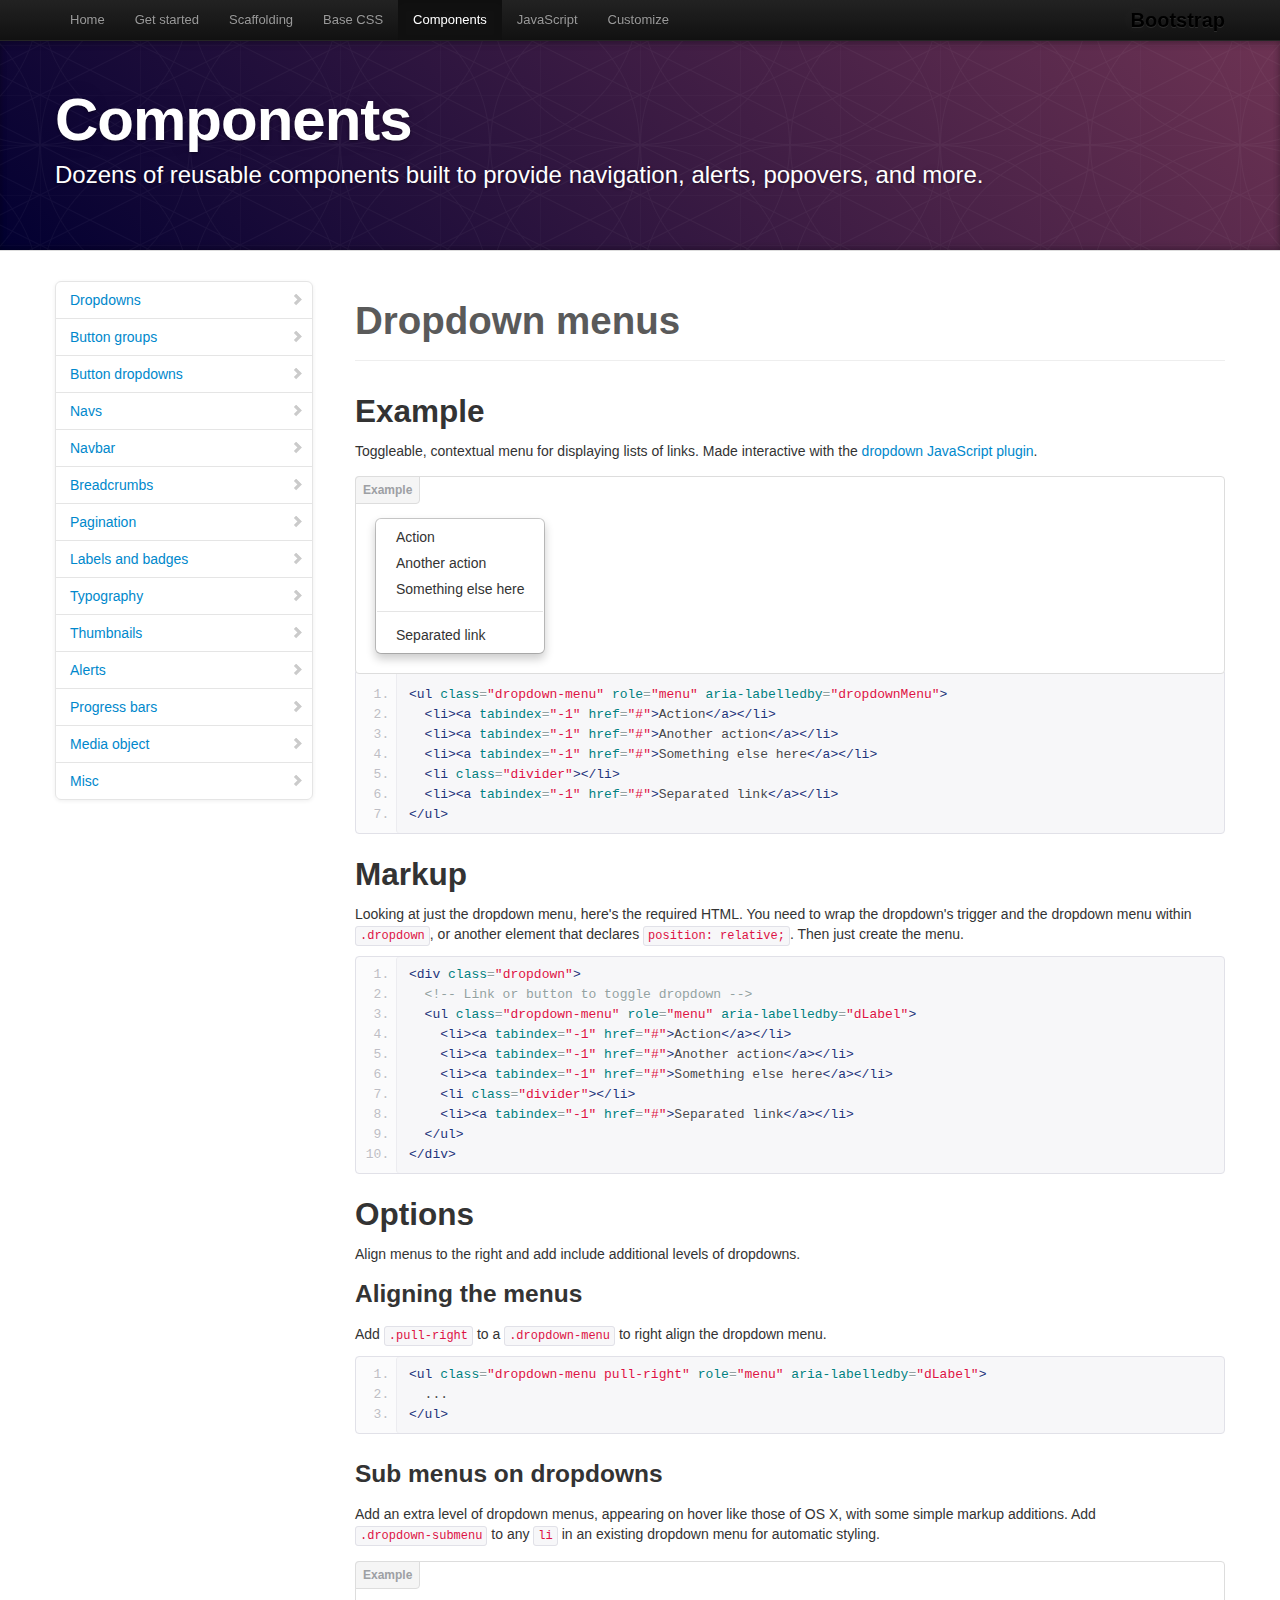
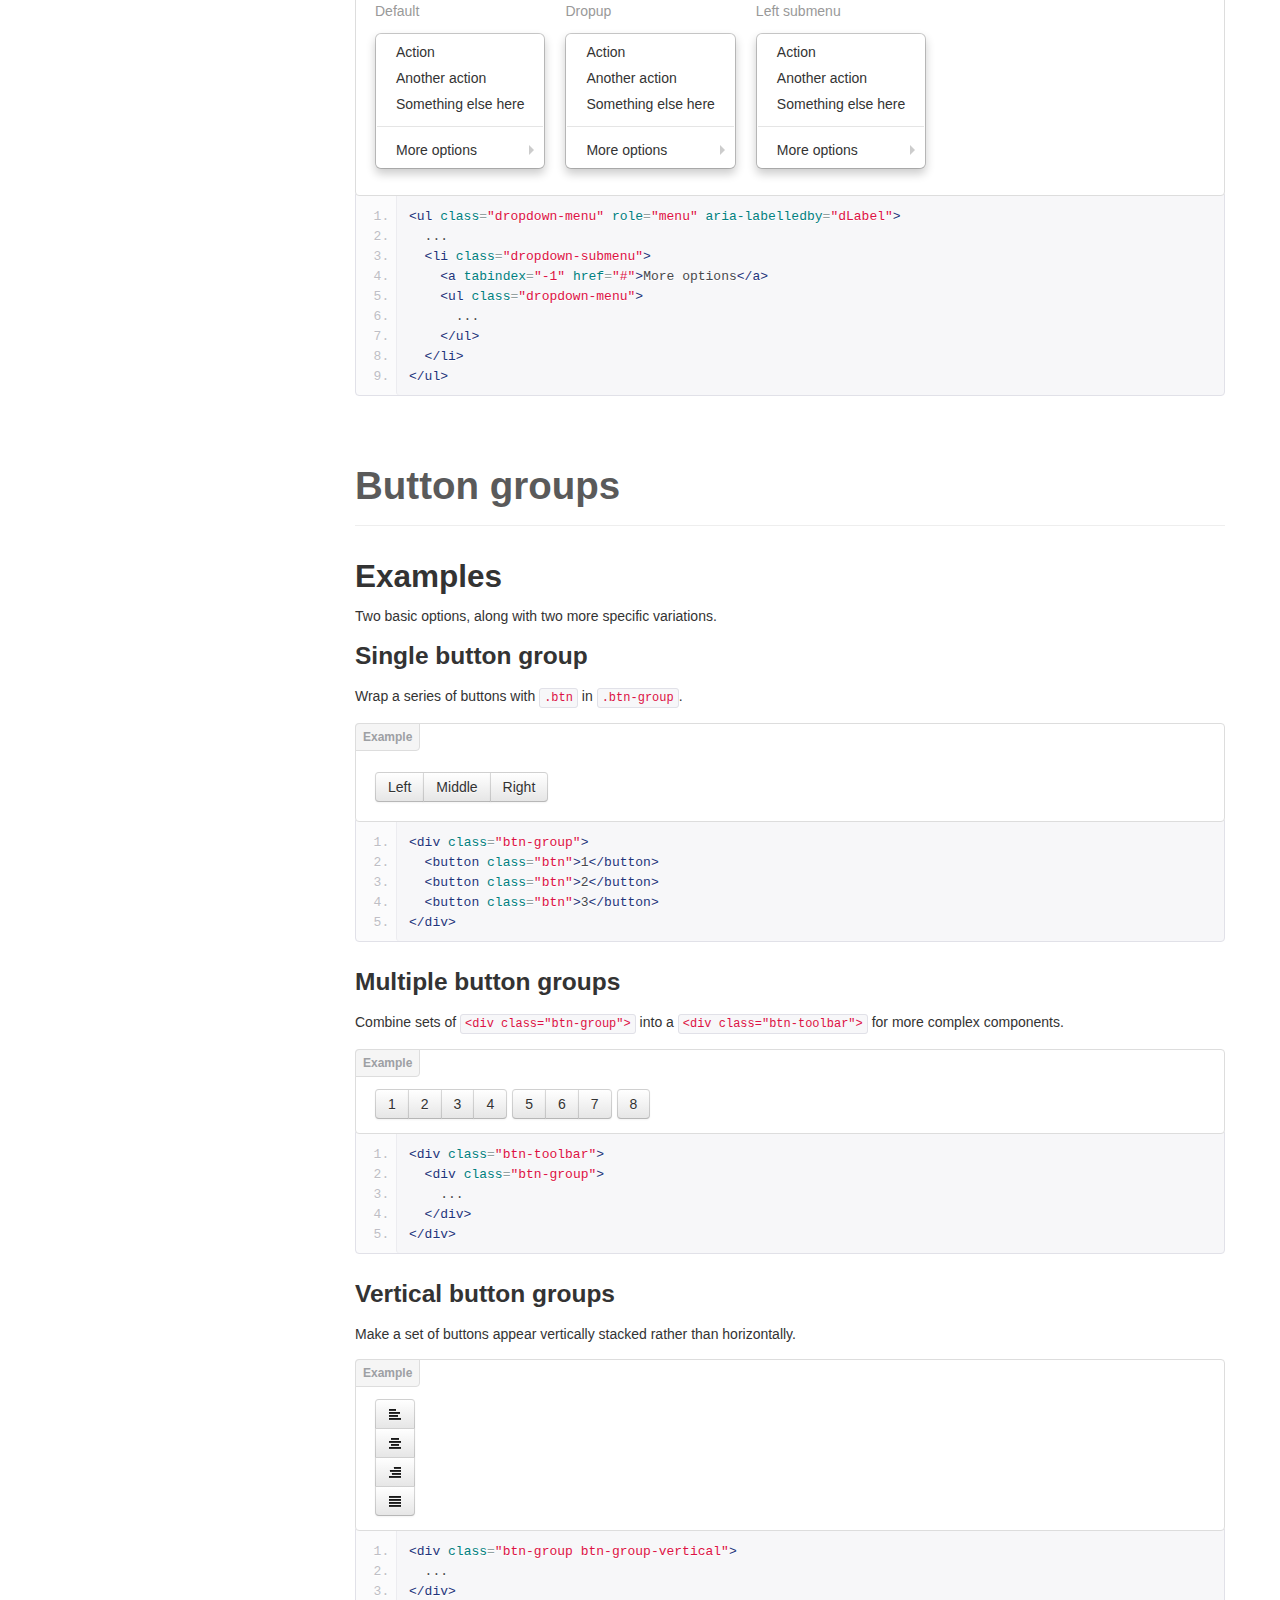
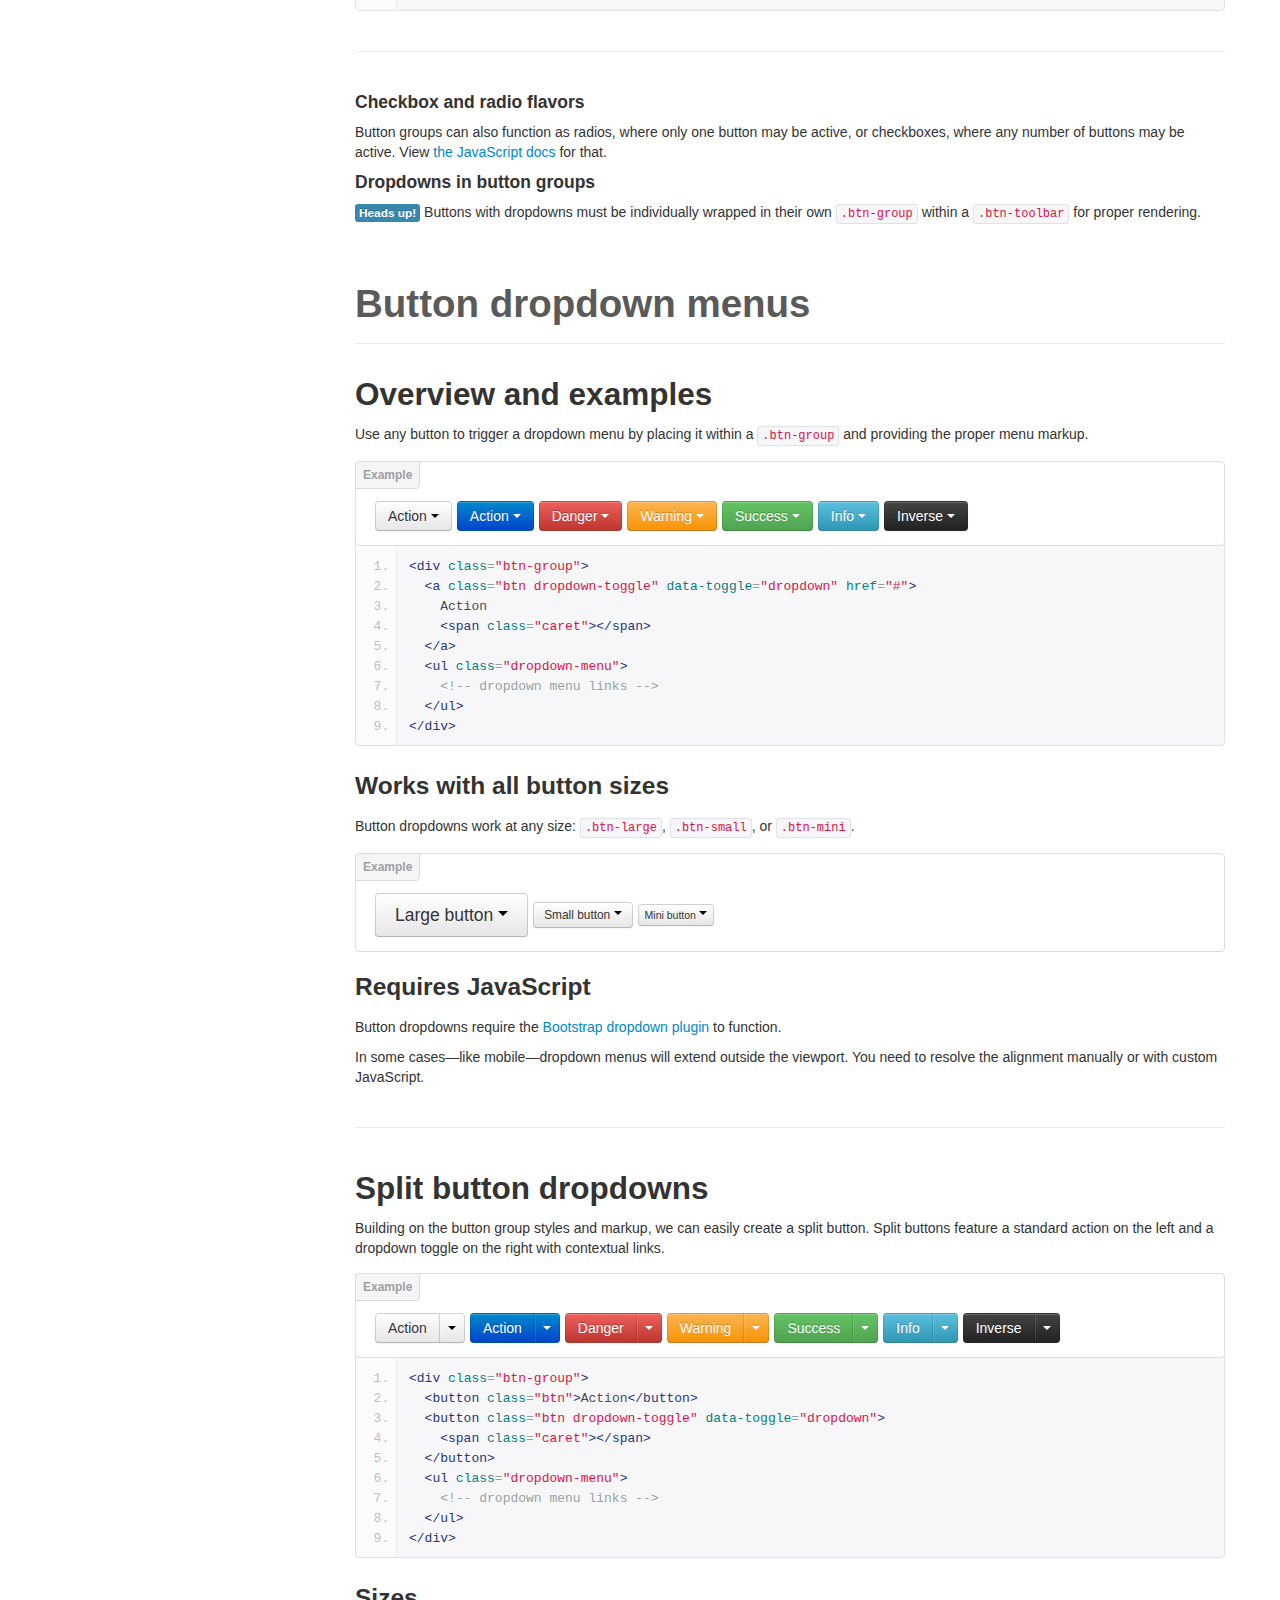
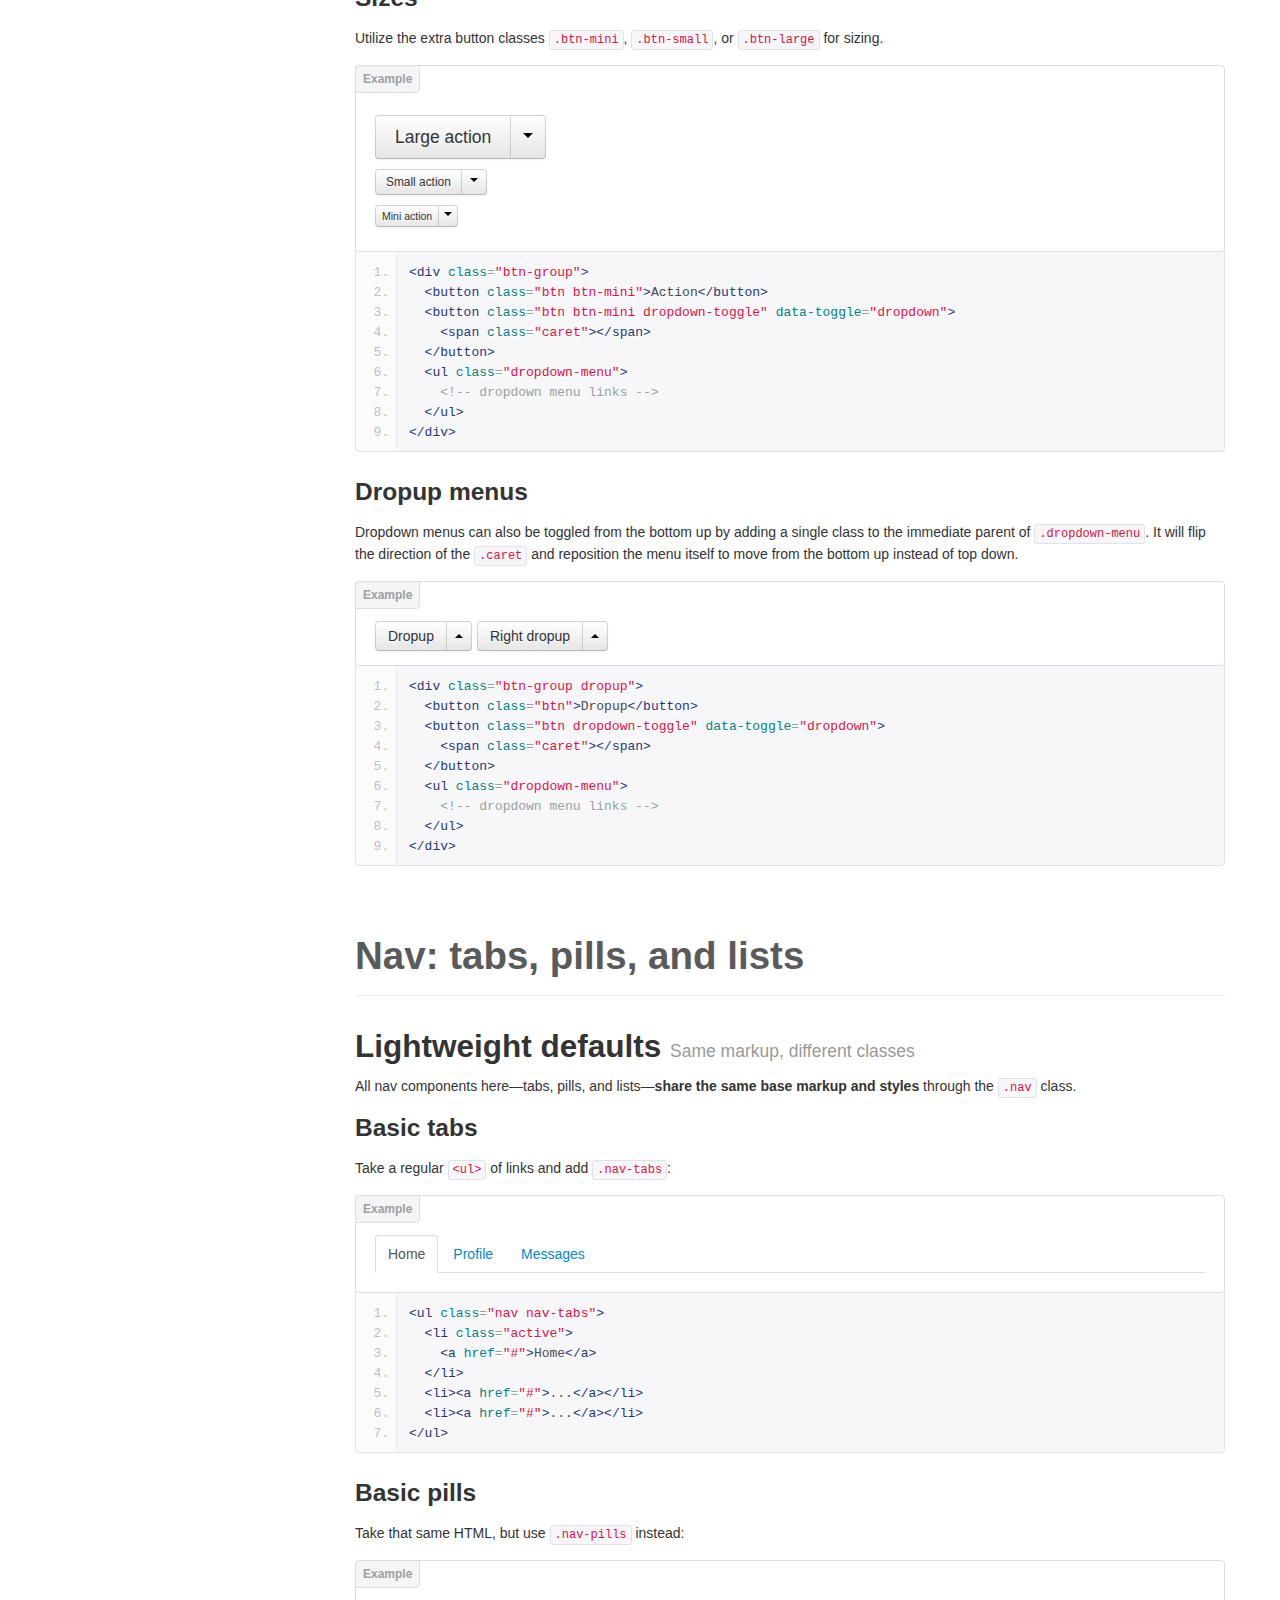
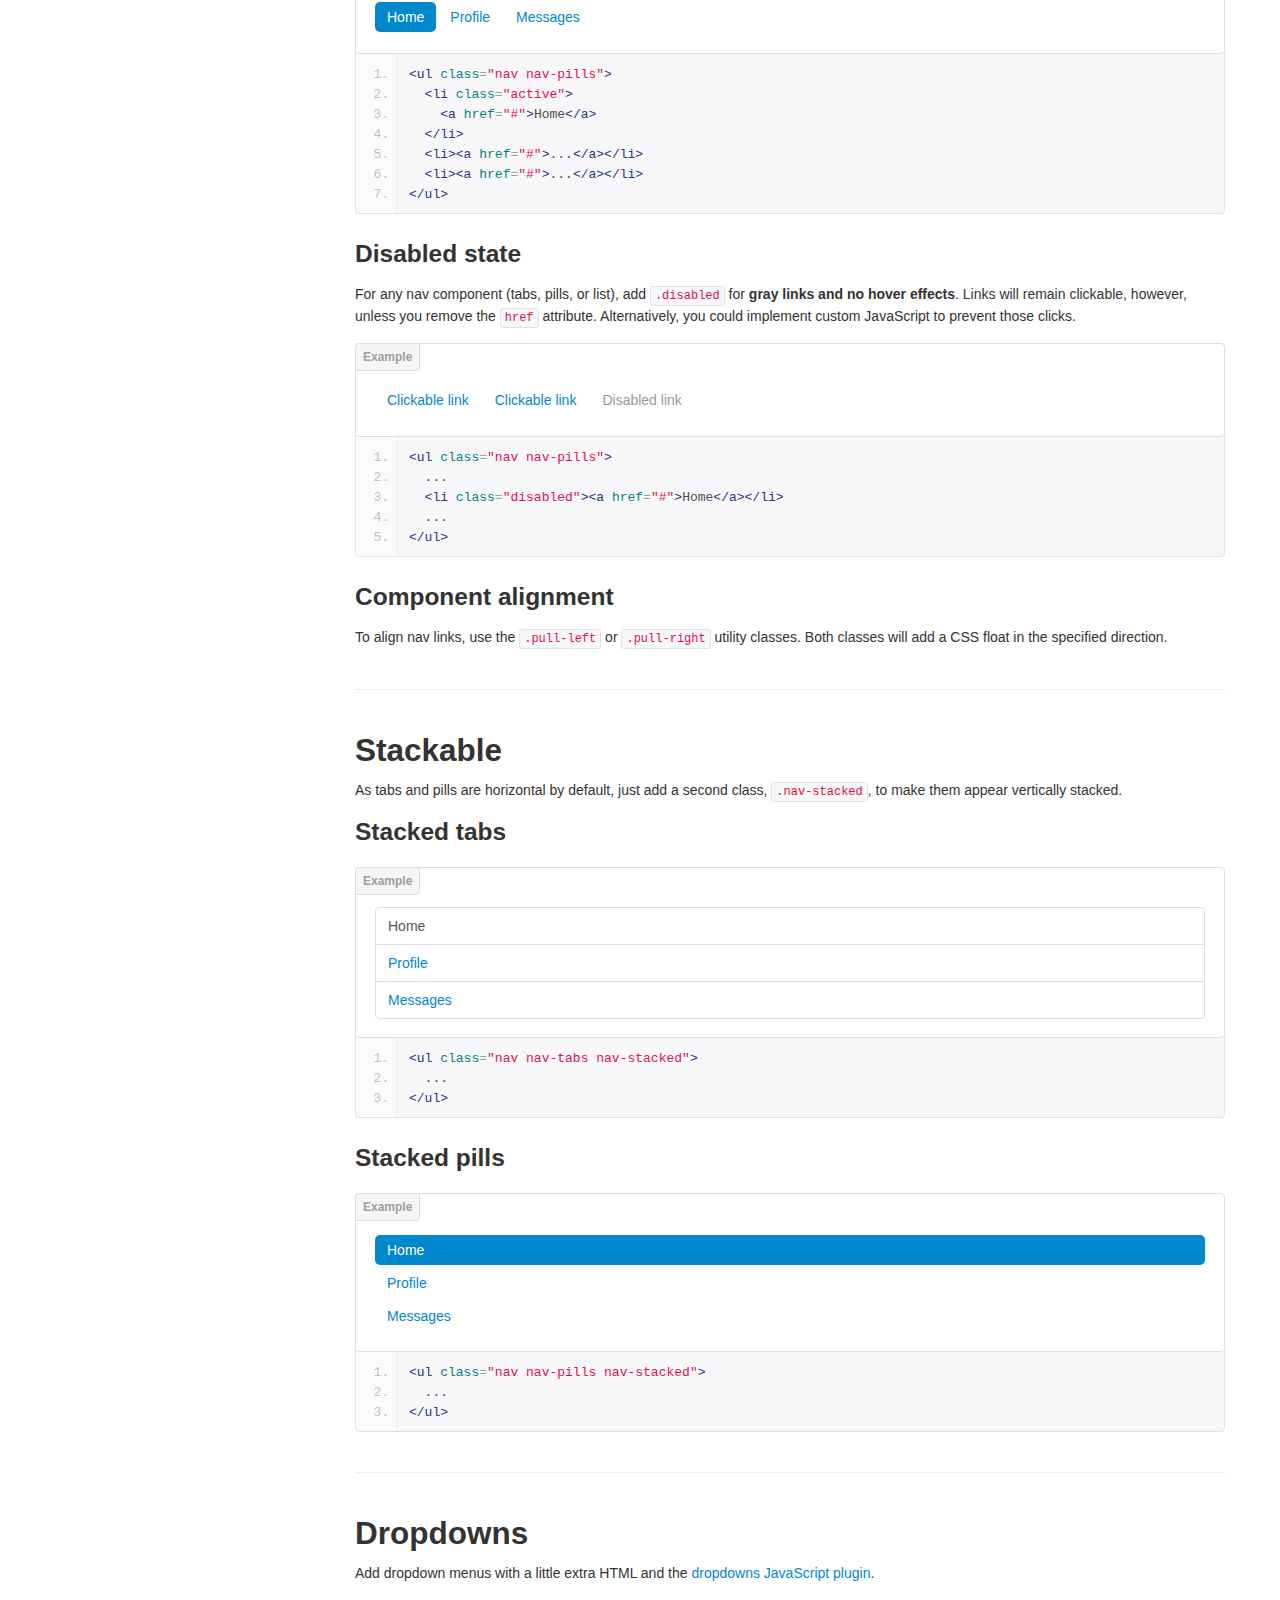
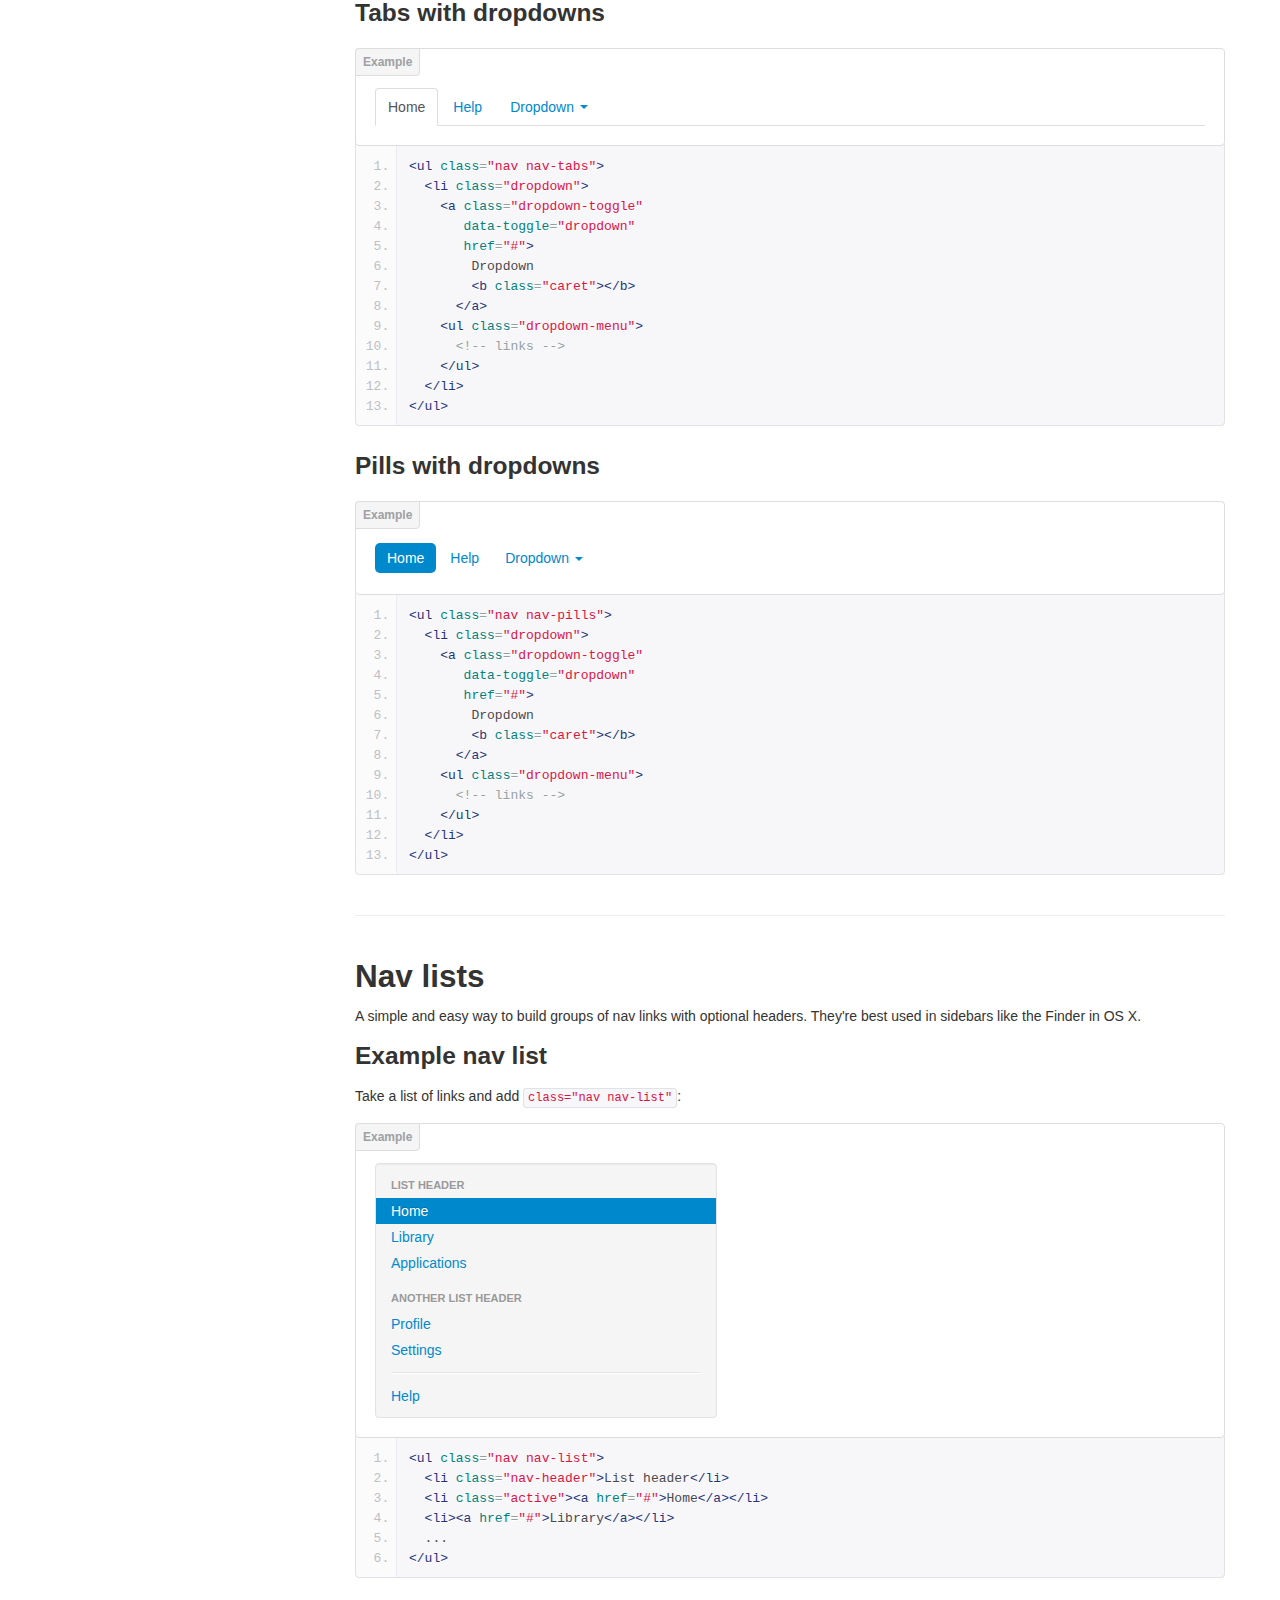
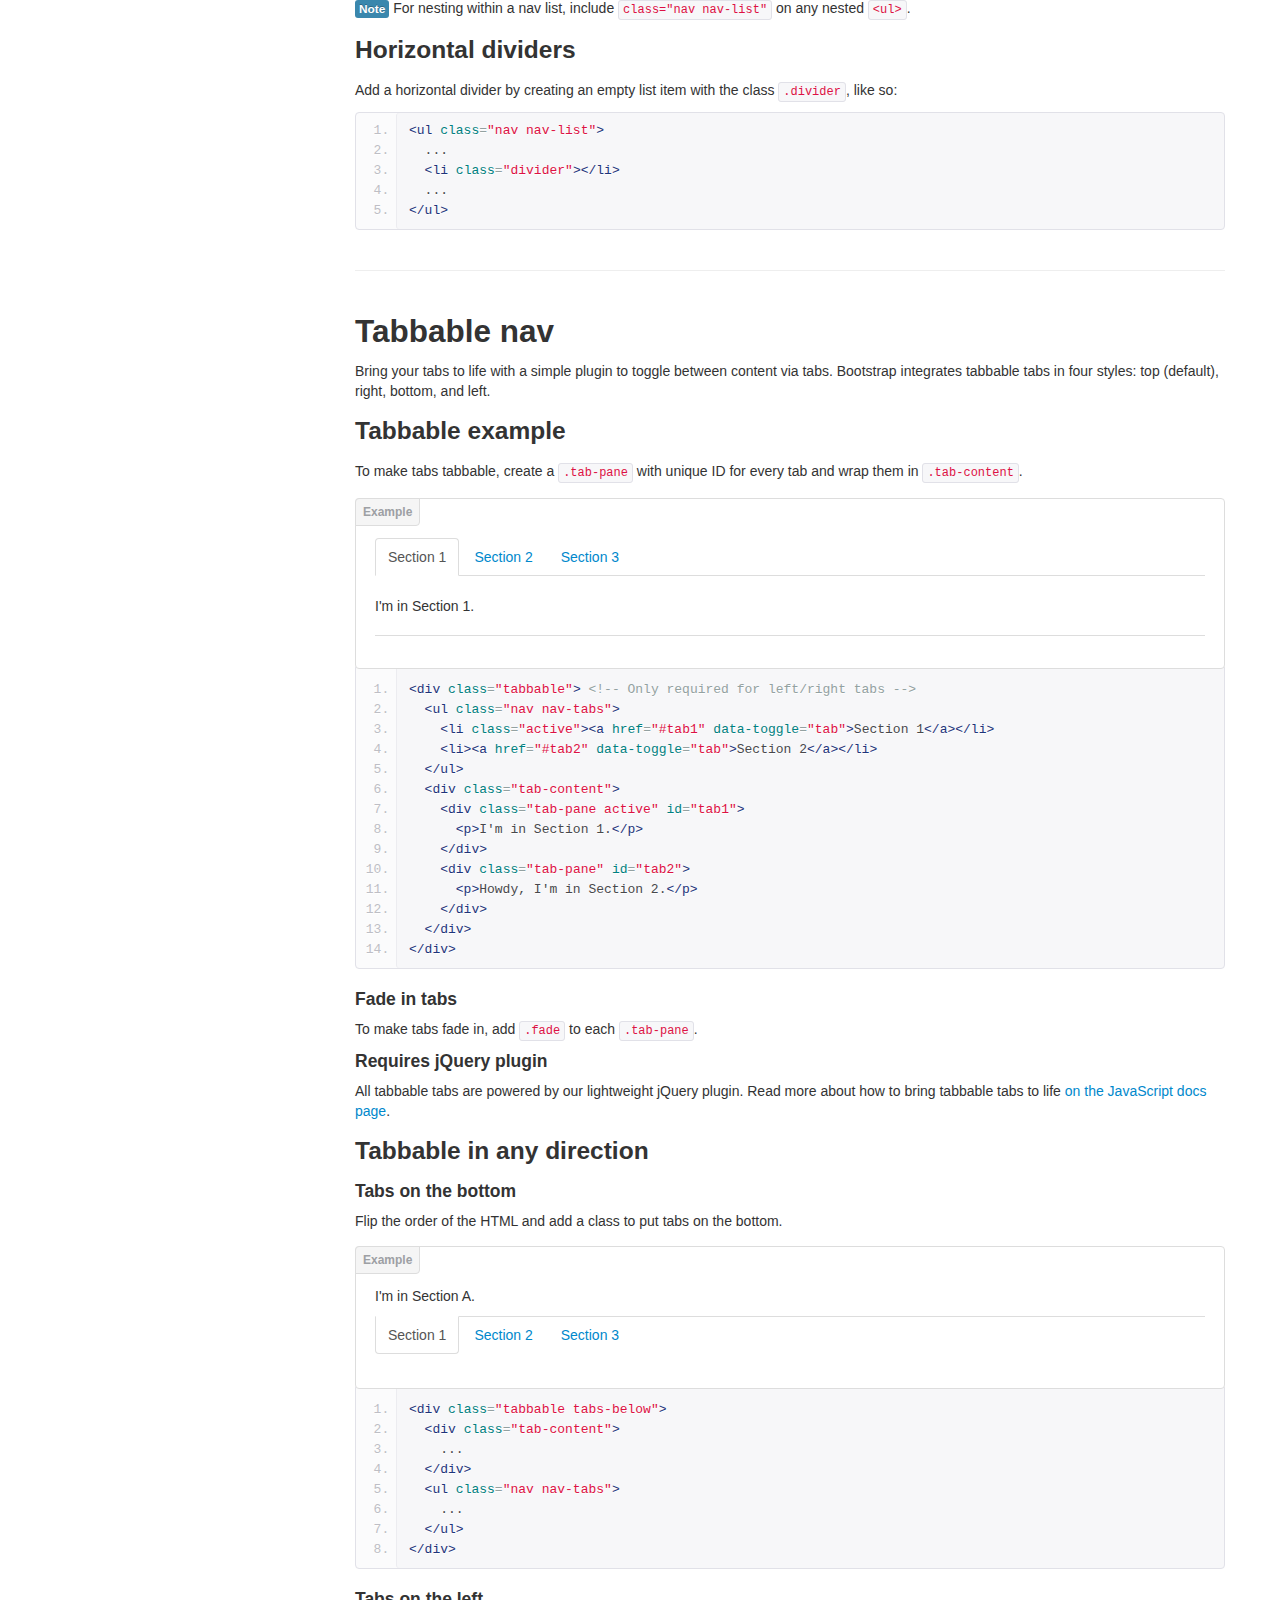
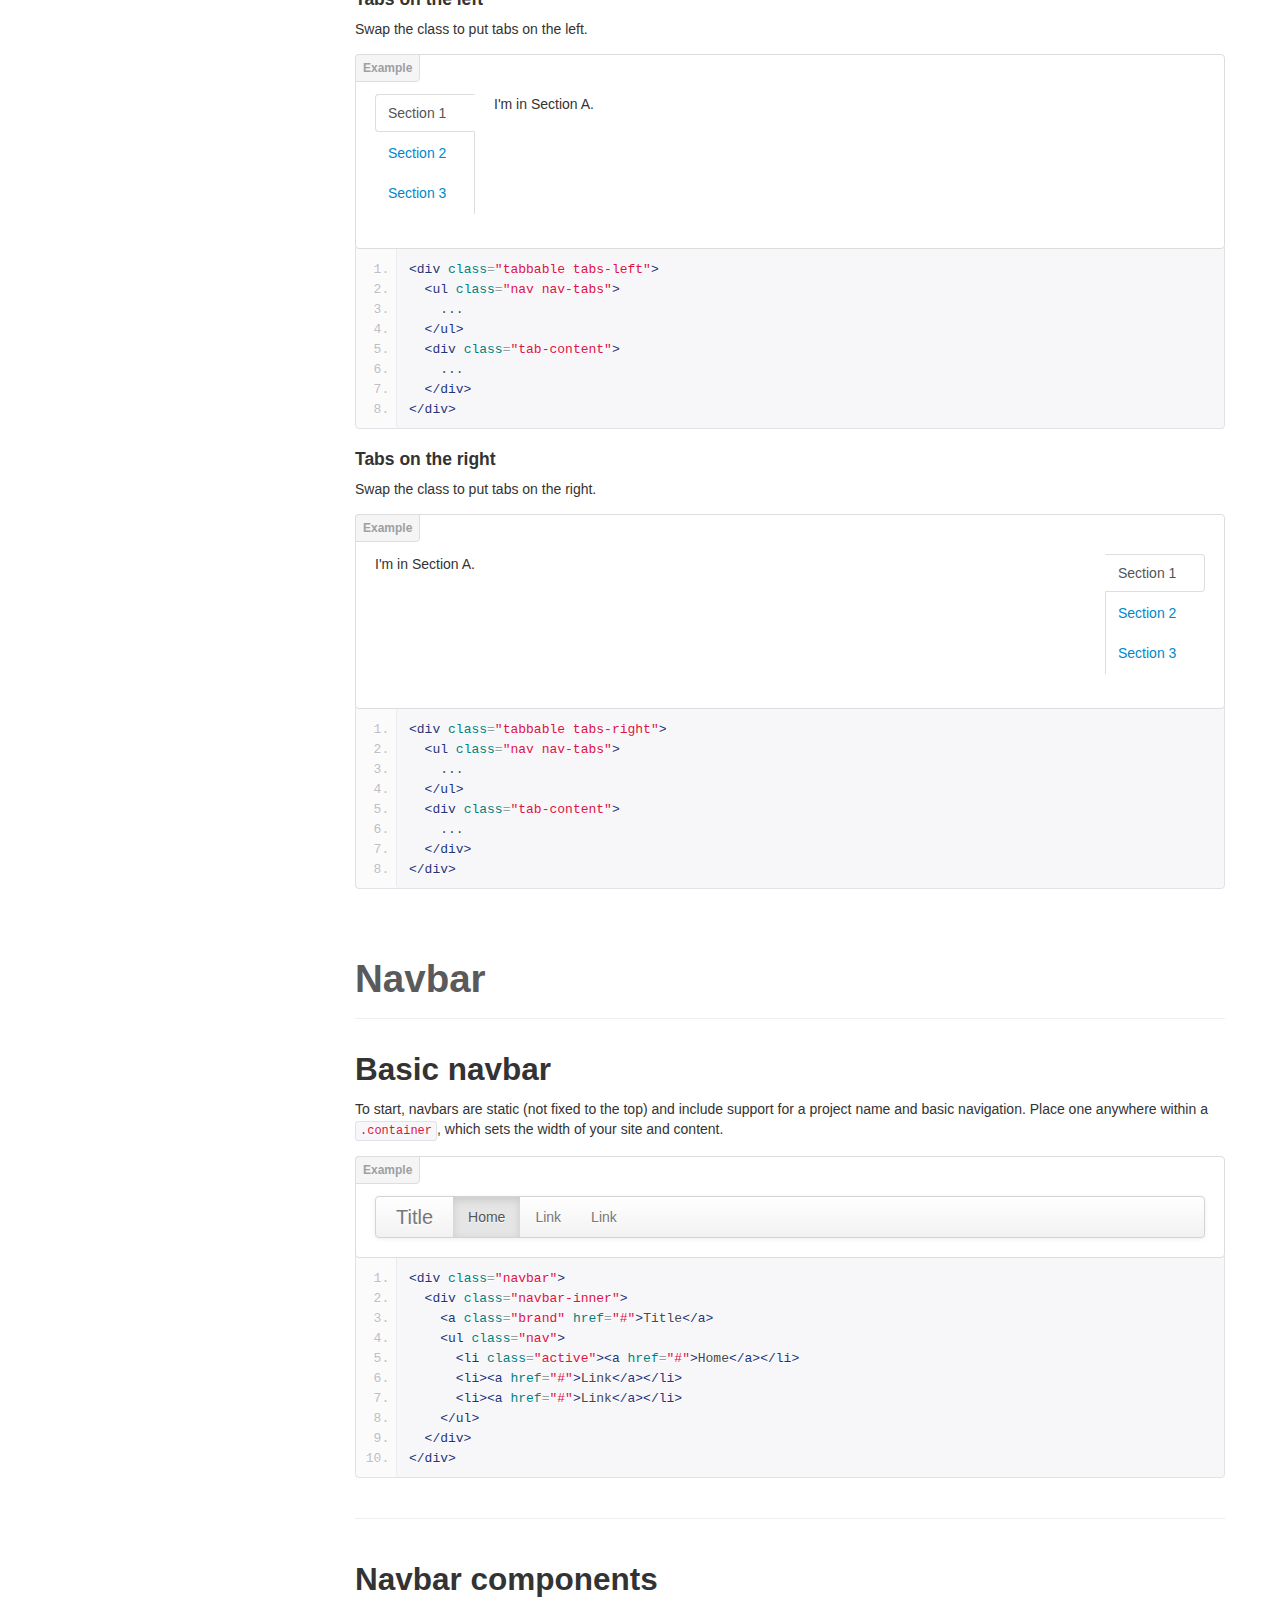
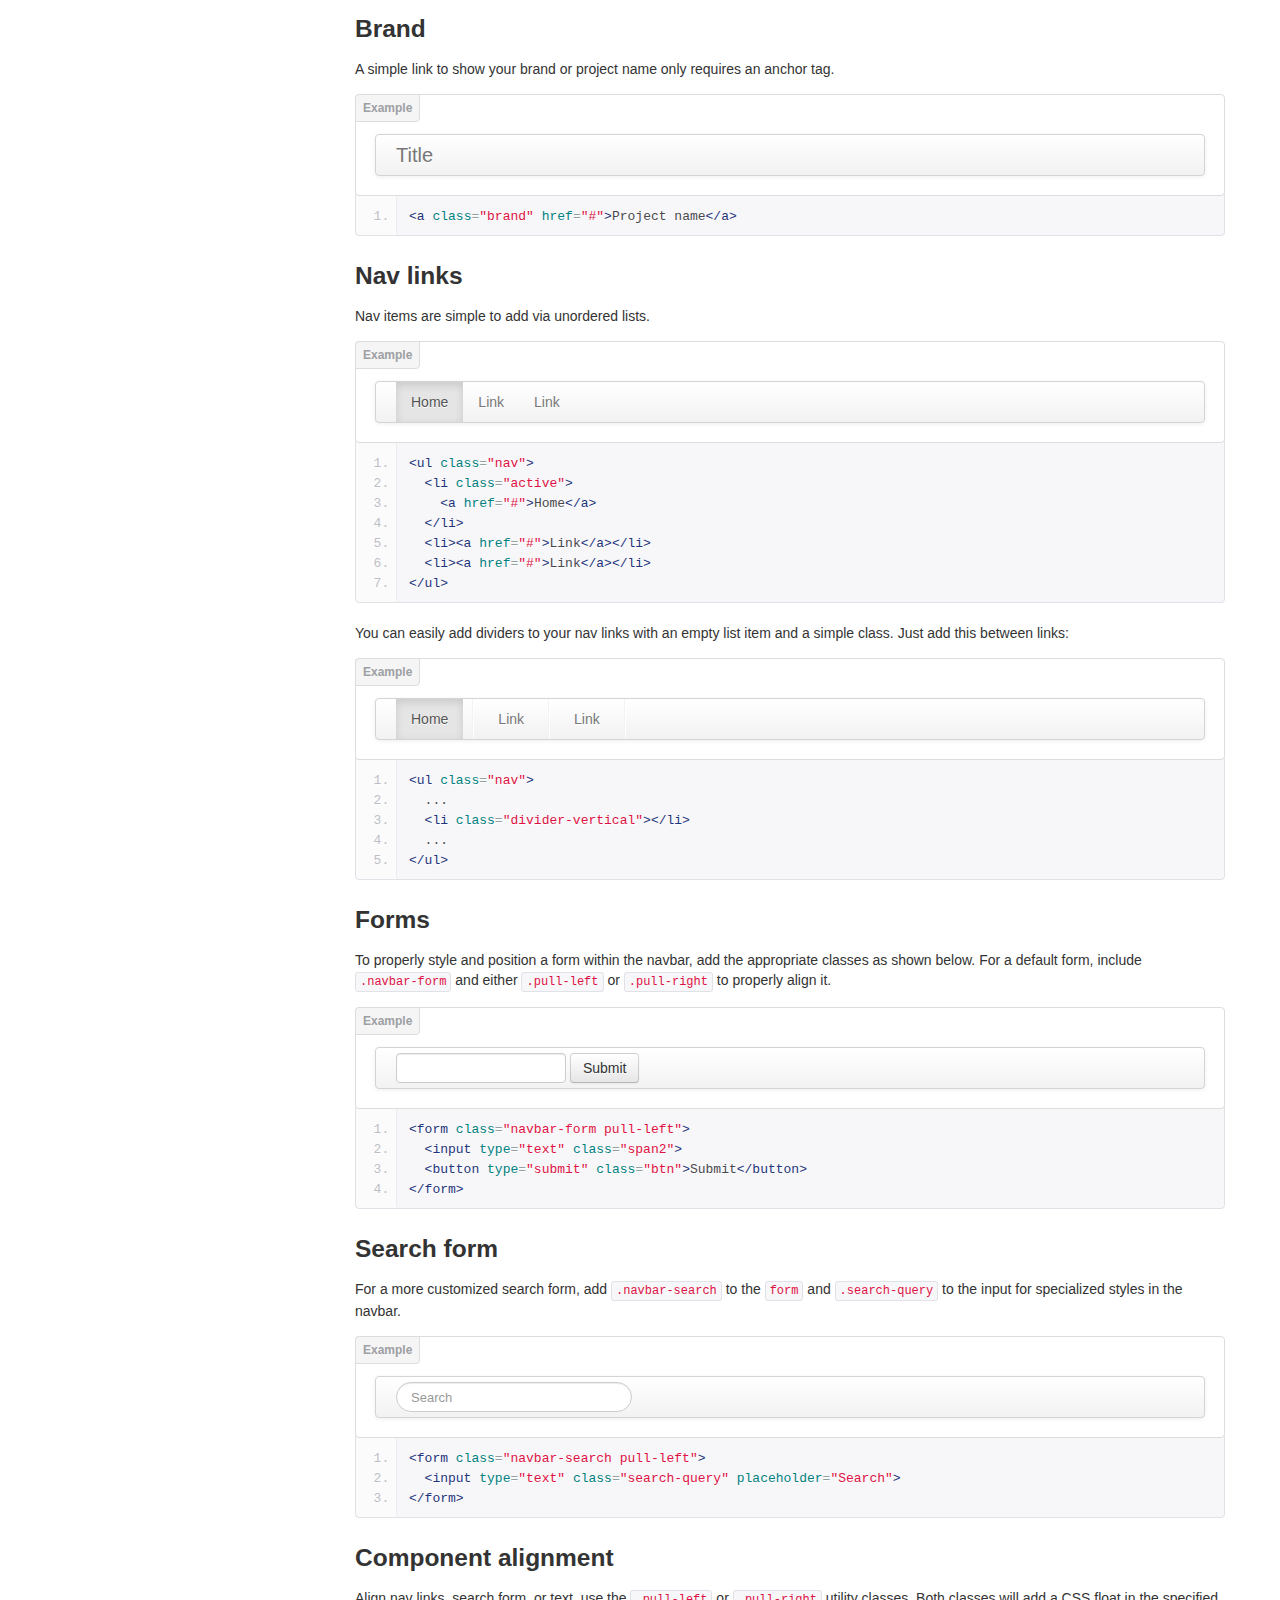
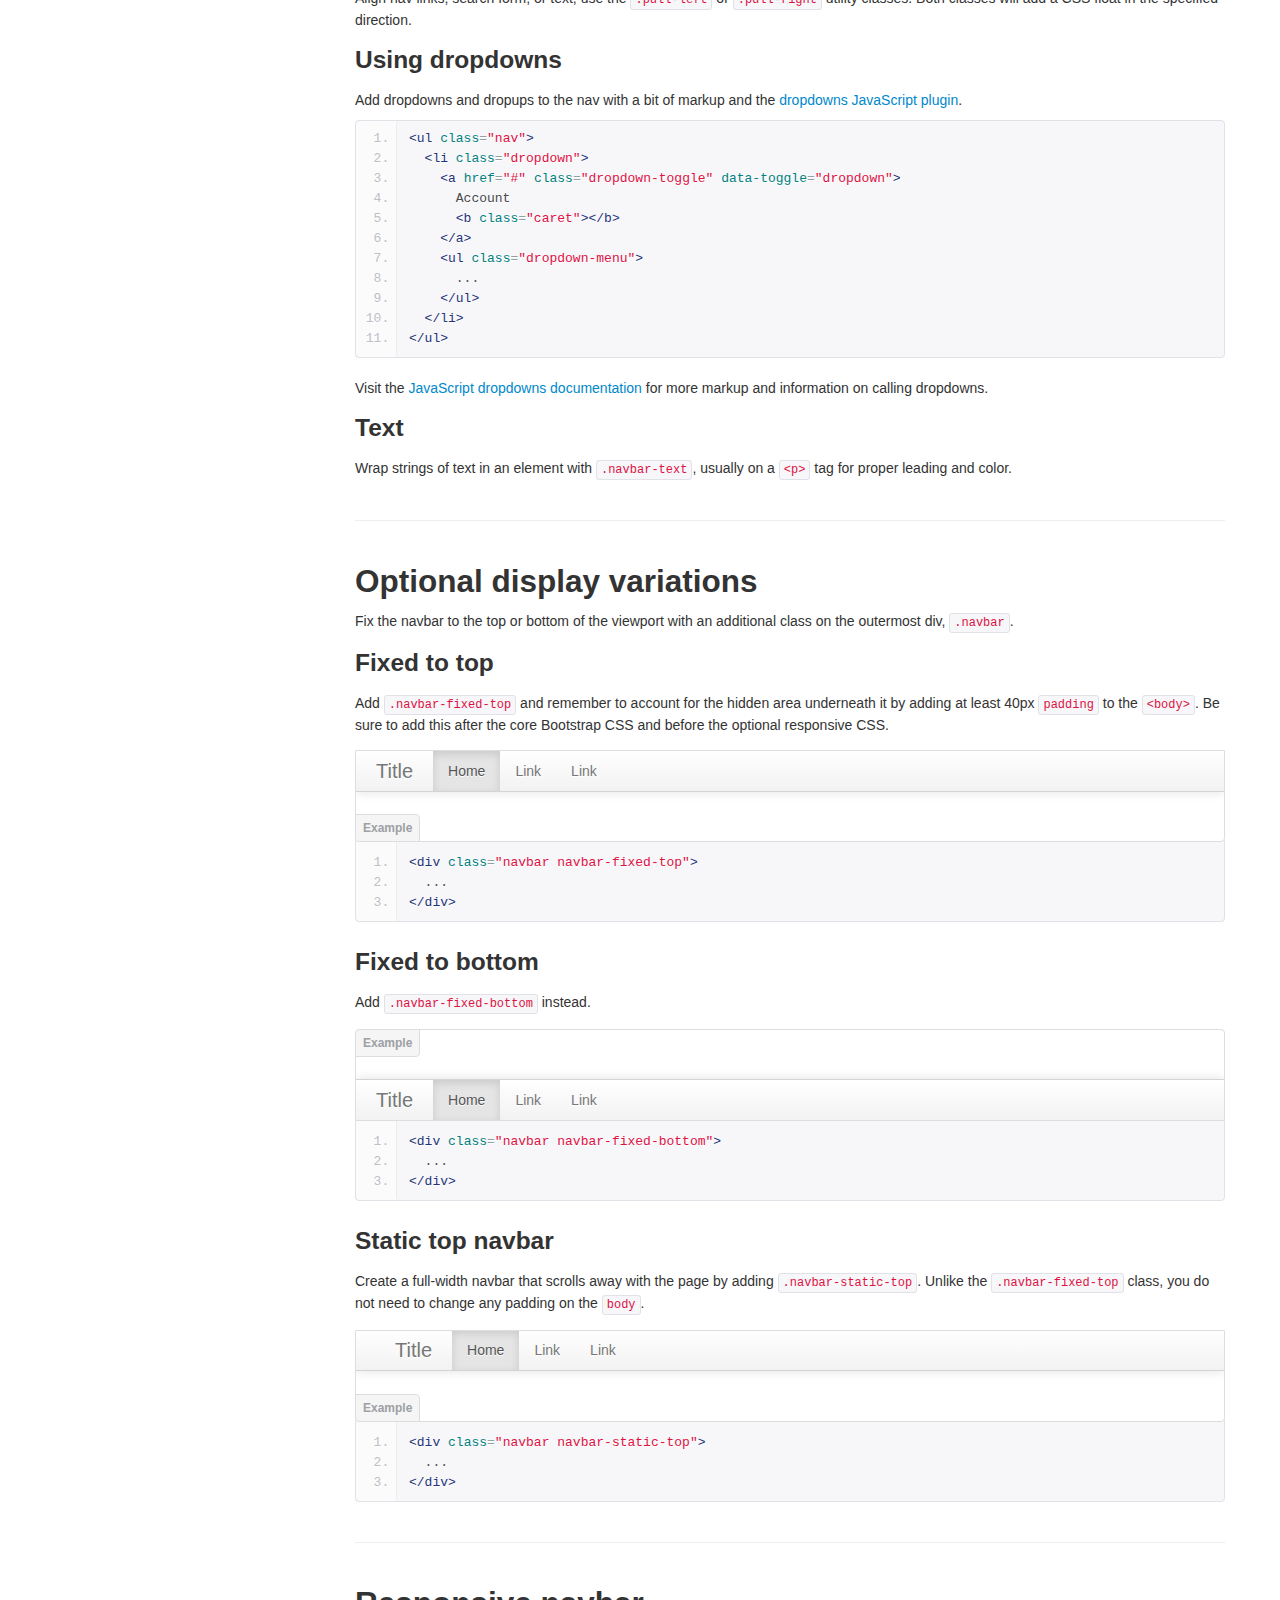
<file: 2013/system/docs/components.html>
<!DOCTYPE html>
<html lang="en">
  <head>
    <meta charset="utf-8">
    <title>Components · Bootstrap</title>
    <meta name="viewport" content="width=device-width, initial-scale=1.0">
    <meta name="description" content="">
    <meta name="author" content="">

    <!-- Le styles -->
    <link href="assets/css/bootstrap.css" rel="stylesheet">
    <link href="assets/css/bootstrap-responsive.css" rel="stylesheet">
    <link href="assets/css/docs.css" rel="stylesheet">
    <link href="assets/js/google-code-prettify/prettify.css" rel="stylesheet">

    <!-- Le HTML5 shim, for IE6-8 support of HTML5 elements -->
    <!--[if lt IE 9]>
      <script src="http://html5shim.googlecode.com/svn/trunk/html5.js"></script>
    <![endif]-->

    <!-- Le fav and touch icons -->
    <link rel="apple-touch-icon-precomposed" sizes="144x144" href="assets/ico/apple-touch-icon-144-precomposed.png">
    <link rel="apple-touch-icon-precomposed" sizes="114x114" href="assets/ico/apple-touch-icon-114-precomposed.png">
      <link rel="apple-touch-icon-precomposed" sizes="72x72" href="assets/ico/apple-touch-icon-72-precomposed.png">
                    <link rel="apple-touch-icon-precomposed" href="assets/ico/apple-touch-icon-57-precomposed.png">
                                   <link rel="shortcut icon" href="assets/ico/favicon.png">

  </head>

  <body data-spy="scroll" data-target=".bs-docs-sidebar">

    <!-- Navbar
    ================================================== -->
    <div class="navbar navbar-inverse navbar-fixed-top">
      <div class="navbar-inner">
        <div class="container">
          <button type="button" class="btn btn-navbar" data-toggle="collapse" data-target=".nav-collapse">
            <span class="icon-bar"></span>
            <span class="icon-bar"></span>
            <span class="icon-bar"></span>
          </button>
          <a class="brand" href="./index.html">Bootstrap</a>
          <div class="nav-collapse collapse">
            <ul class="nav">
              <li class="">
                <a href="./index.html">Home</a>
              </li>
              <li class="">
                <a href="./getting-started.html">Get started</a>
              </li>
              <li class="">
                <a href="./scaffolding.html">Scaffolding</a>
              </li>
              <li class="">
                <a href="./base-css.html">Base CSS</a>
              </li>
              <li class="active">
                <a href="./components.html">Components</a>
              </li>
              <li class="">
                <a href="./javascript.html">JavaScript</a>
              </li>
              <li class="">
                <a href="./customize.html">Customize</a>
              </li>
            </ul>
          </div>
        </div>
      </div>
    </div>

<!-- Subhead
================================================== -->
<header class="jumbotron subhead" id="overview">
  <div class="container">
    <h1>Components</h1>
    <p class="lead">Dozens of reusable components built to provide navigation, alerts, popovers, and more.</p>
  </div>
</header>


  <div class="container">

    <!-- Docs nav
    ================================================== -->
    <div class="row">
      <div class="span3 bs-docs-sidebar">
        <ul class="nav nav-list bs-docs-sidenav">
          <li><a href="#dropdowns"><i class="icon-chevron-right"></i> Dropdowns</a></li>
          <li><a href="#buttonGroups"><i class="icon-chevron-right"></i> Button groups</a></li>
          <li><a href="#buttonDropdowns"><i class="icon-chevron-right"></i> Button dropdowns</a></li>
          <li><a href="#navs"><i class="icon-chevron-right"></i> Navs</a></li>
          <li><a href="#navbar"><i class="icon-chevron-right"></i> Navbar</a></li>
          <li><a href="#breadcrumbs"><i class="icon-chevron-right"></i> Breadcrumbs</a></li>
          <li><a href="#pagination"><i class="icon-chevron-right"></i> Pagination</a></li>
          <li><a href="#labels-badges"><i class="icon-chevron-right"></i> Labels and badges</a></li>
          <li><a href="#typography"><i class="icon-chevron-right"></i> Typography</a></li>
          <li><a href="#thumbnails"><i class="icon-chevron-right"></i> Thumbnails</a></li>
          <li><a href="#alerts"><i class="icon-chevron-right"></i> Alerts</a></li>
          <li><a href="#progress"><i class="icon-chevron-right"></i> Progress bars</a></li>
          <li><a href="#media"><i class="icon-chevron-right"></i> Media object</a></li>
          <li><a href="#misc"><i class="icon-chevron-right"></i> Misc</a></li>
        </ul>
      </div>
      <div class="span9">



        <!-- Dropdowns
        ================================================== -->
        <section id="dropdowns">
          <div class="page-header">
            <h1>Dropdown menus</h1>
          </div>

          <h2>Example</h2>
          <p>Toggleable, contextual menu for displaying lists of links. Made interactive with the <a href="./javascript.html#dropdowns">dropdown JavaScript plugin</a>.</p>
          <div class="bs-docs-example">
            <div class="dropdown clearfix">
              <ul class="dropdown-menu" role="menu" aria-labelledby="dropdownMenu" style="display: block; position: static; margin-bottom: 5px; *width: 180px;">
                <li><a tabindex="-1" href="#">Action</a></li>
                <li><a tabindex="-1" href="#">Another action</a></li>
                <li><a tabindex="-1" href="#">Something else here</a></li>
                <li class="divider"></li>
                <li><a tabindex="-1" href="#">Separated link</a></li>
              </ul>
            </div>
          </div>
<pre class="prettyprint linenums">
&lt;ul class="dropdown-menu" role="menu" aria-labelledby="dropdownMenu"&gt;
  &lt;li&gt;&lt;a tabindex="-1" href="#"&gt;Action&lt;/a&gt;&lt;/li&gt;
  &lt;li&gt;&lt;a tabindex="-1" href="#"&gt;Another action&lt;/a&gt;&lt;/li&gt;
  &lt;li&gt;&lt;a tabindex="-1" href="#"&gt;Something else here&lt;/a&gt;&lt;/li&gt;
  &lt;li class="divider"&gt;&lt;/li&gt;
  &lt;li&gt;&lt;a tabindex="-1" href="#"&gt;Separated link&lt;/a&gt;&lt;/li&gt;
&lt;/ul&gt;
</pre>

          <h2>Markup</h2>
          <p>Looking at just the dropdown menu, here's the required HTML. You need to wrap the dropdown's trigger and the dropdown menu within <code>.dropdown</code>, or another element that declares <code>position: relative;</code>. Then just create the menu.</p>

<pre class="prettyprint linenums">
&lt;div class="dropdown"&gt;
  &lt;!-- Link or button to toggle dropdown --&gt;
  &lt;ul class="dropdown-menu" role="menu" aria-labelledby="dLabel"&gt;
    &lt;li&gt;&lt;a tabindex="-1" href="#"&gt;Action&lt;/a&gt;&lt;/li&gt;
    &lt;li&gt;&lt;a tabindex="-1" href="#"&gt;Another action&lt;/a&gt;&lt;/li&gt;
    &lt;li&gt;&lt;a tabindex="-1" href="#"&gt;Something else here&lt;/a&gt;&lt;/li&gt;
    &lt;li class="divider"&gt;&lt;/li&gt;
    &lt;li&gt;&lt;a tabindex="-1" href="#"&gt;Separated link&lt;/a&gt;&lt;/li&gt;
  &lt;/ul&gt;
&lt;/div&gt;
</pre>

          <h2>Options</h2>
          <p>Align menus to the right and add include additional levels of dropdowns.</p>

          <h3>Aligning the menus</h3>
          <p>Add <code>.pull-right</code> to a <code>.dropdown-menu</code> to right align the dropdown menu.</p>
<pre class="prettyprint linenums">
&lt;ul class="dropdown-menu pull-right" role="menu" aria-labelledby="dLabel"&gt;
  ...
&lt;/ul&gt;
</pre>

          <h3>Sub menus on dropdowns</h3>
          <p>Add an extra level of dropdown menus, appearing on hover like those of OS X, with some simple markup additions. Add <code>.dropdown-submenu</code> to any <code>li</code> in an existing dropdown menu for automatic styling.</p>
          <div class="bs-docs-example bs-docs-example-submenus">

            <div class="pull-left">
              <p class="muted">Default</p>
              <div class="dropdown clearfix">
                <ul class="dropdown-menu" role="menu" aria-labelledby="dropdownMenu">
                  <li><a tabindex="-1" href="#">Action</a></li>
                  <li><a tabindex="-1" href="#">Another action</a></li>
                  <li><a tabindex="-1" href="#">Something else here</a></li>
                  <li class="divider"></li>
                  <li class="dropdown-submenu">
                    <a tabindex="-1" href="#">More options</a>
                    <ul class="dropdown-menu">
                      <li><a tabindex="-1" href="#">Second level link</a></li>
                      <li><a tabindex="-1" href="#">Second level link</a></li>
                      <li><a tabindex="-1" href="#">Second level link</a></li>
                      <li><a tabindex="-1" href="#">Second level link</a></li>
                      <li><a tabindex="-1" href="#">Second level link</a></li>
                    </ul>
                  </li>
                </ul>
              </div>
            </div>

            <div class="pull-left">
              <p class="muted">Dropup</p>
              <div class="dropup">
                <ul class="dropdown-menu" role="menu" aria-labelledby="dropdownMenu">
                  <li><a tabindex="-1" href="#">Action</a></li>
                  <li><a tabindex="-1" href="#">Another action</a></li>
                  <li><a tabindex="-1" href="#">Something else here</a></li>
                  <li class="divider"></li>
                  <li class="dropdown-submenu">
                    <a tabindex="-1" href="#">More options</a>
                    <ul class="dropdown-menu">
                      <li><a tabindex="-1" href="#">Second level link</a></li>
                      <li><a tabindex="-1" href="#">Second level link</a></li>
                      <li><a tabindex="-1" href="#">Second level link</a></li>
                      <li><a tabindex="-1" href="#">Second level link</a></li>
                      <li><a tabindex="-1" href="#">Second level link</a></li>
                    </ul>
                  </li>
                </ul>
              </div>
            </div>

            <div class="pull-left">
              <p class="muted">Left submenu</p>
              <div class="dropdown">
                <ul class="dropdown-menu" role="menu" aria-labelledby="dropdownMenu">
                  <li><a tabindex="-1" href="#">Action</a></li>
                  <li><a tabindex="-1" href="#">Another action</a></li>
                  <li><a tabindex="-1" href="#">Something else here</a></li>
                  <li class="divider"></li>
                  <li class="dropdown-submenu pull-left">
                    <a tabindex="-1" href="#">More options</a>
                    <ul class="dropdown-menu">
                      <li><a tabindex="-1" href="#">Second level link</a></li>
                      <li><a tabindex="-1" href="#">Second level link</a></li>
                      <li><a tabindex="-1" href="#">Second level link</a></li>
                      <li><a tabindex="-1" href="#">Second level link</a></li>
                      <li><a tabindex="-1" href="#">Second level link</a></li>
                    </ul>
                  </li>
                </ul>
              </div>
            </div>

          </div>
<pre class="prettyprint linenums">
&lt;ul class="dropdown-menu" role="menu" aria-labelledby="dLabel"&gt;
  ...
  &lt;li class="dropdown-submenu"&gt;
    &lt;a tabindex="-1" href="#"&gt;More options&lt;/a&gt;
    &lt;ul class="dropdown-menu"&gt;
      ...
    &lt;/ul&gt;
  &lt;/li&gt;
&lt;/ul&gt;
</pre>

        </section>




        <!-- Button Groups
        ================================================== -->
        <section id="buttonGroups">
          <div class="page-header">
            <h1>Button groups</h1>
          </div>

          <h2>Examples</h2>
          <p>Two basic options, along with two more specific variations.</p>

          <h3>Single button group</h3>
          <p>Wrap a series of buttons with <code>.btn</code> in <code>.btn-group</code>.</p>
          <div class="bs-docs-example">
            <div class="btn-group" style="margin: 9px 0 5px;">
              <button class="btn">Left</button>
              <button class="btn">Middle</button>
              <button class="btn">Right</button>
            </div>
          </div>
<pre class="prettyprint linenums">
&lt;div class="btn-group"&gt;
  &lt;button class="btn"&gt;1&lt;/button&gt;
  &lt;button class="btn"&gt;2&lt;/button&gt;
  &lt;button class="btn"&gt;3&lt;/button&gt;
&lt;/div&gt;
</pre>

          <h3>Multiple button groups</h3>
          <p>Combine sets of <code>&lt;div class="btn-group"&gt;</code> into a <code>&lt;div class="btn-toolbar"&gt;</code> for more complex components.</p>
          <div class="bs-docs-example">
            <div class="btn-toolbar" style="margin: 0;">
              <div class="btn-group">
                <button class="btn">1</button>
                <button class="btn">2</button>
                <button class="btn">3</button>
                <button class="btn">4</button>
              </div>
              <div class="btn-group">
                <button class="btn">5</button>
                <button class="btn">6</button>
                <button class="btn">7</button>
              </div>
              <div class="btn-group">
                <button class="btn">8</button>
              </div>
            </div>
          </div>
<pre class="prettyprint linenums">
&lt;div class="btn-toolbar"&gt;
  &lt;div class="btn-group"&gt;
    ...
  &lt;/div&gt;
&lt;/div&gt;
</pre>

          <h3>Vertical button groups</h3>
          <p>Make a set of buttons appear vertically stacked rather than horizontally.</p>
          <div class="bs-docs-example">
            <div class="btn-group btn-group-vertical">
              <button type="button" class="btn"><i class="icon-align-left"></i></button>
              <button type="button" class="btn"><i class="icon-align-center"></i></button>
              <button type="button" class="btn"><i class="icon-align-right"></i></button>
              <button type="button" class="btn"><i class="icon-align-justify"></i></button>
            </div>
          </div>
<pre class="prettyprint linenums">
&lt;div class="btn-group btn-group-vertical"&gt;
  ...
&lt;/div&gt;
</pre>


          <hr class="bs-docs-separator">


          <h4>Checkbox and radio flavors</h4>
          <p>Button groups can also function as radios, where only one button may be active, or checkboxes, where any number of buttons may be active. View <a href="./javascript.html#buttons">the JavaScript docs</a> for that.</p>

          <h4>Dropdowns in button groups</h4>
          <p><span class="label label-info">Heads up!</span> Buttons with dropdowns must be individually wrapped in their own <code>.btn-group</code> within a <code>.btn-toolbar</code> for proper rendering.</p>
        </section>



        <!-- Split button dropdowns
        ================================================== -->
        <section id="buttonDropdowns">
          <div class="page-header">
            <h1>Button dropdown menus</h1>
          </div>


          <h2>Overview and examples</h2>
          <p>Use any button to trigger a dropdown menu by placing it within a <code>.btn-group</code> and providing the proper menu markup.</p>
          <div class="bs-docs-example">
            <div class="btn-toolbar" style="margin: 0;">
              <div class="btn-group">
                <button class="btn dropdown-toggle" data-toggle="dropdown">Action <span class="caret"></span></button>
                <ul class="dropdown-menu">
                  <li><a href="#">Action</a></li>
                  <li><a href="#">Another action</a></li>
                  <li><a href="#">Something else here</a></li>
                  <li class="divider"></li>
                  <li><a href="#">Separated link</a></li>
                </ul>
              </div><!-- /btn-group -->
              <div class="btn-group">
                <button class="btn btn-primary dropdown-toggle" data-toggle="dropdown">Action <span class="caret"></span></button>
                <ul class="dropdown-menu">
                  <li><a href="#">Action</a></li>
                  <li><a href="#">Another action</a></li>
                  <li><a href="#">Something else here</a></li>
                  <li class="divider"></li>
                  <li><a href="#">Separated link</a></li>
                </ul>
              </div><!-- /btn-group -->
              <div class="btn-group">
                <button class="btn btn-danger dropdown-toggle" data-toggle="dropdown">Danger <span class="caret"></span></button>
                <ul class="dropdown-menu">
                  <li><a href="#">Action</a></li>
                  <li><a href="#">Another action</a></li>
                  <li><a href="#">Something else here</a></li>
                  <li class="divider"></li>
                  <li><a href="#">Separated link</a></li>
                </ul>
              </div><!-- /btn-group -->
              <div class="btn-group">
                <button class="btn btn-warning dropdown-toggle" data-toggle="dropdown">Warning <span class="caret"></span></button>
                <ul class="dropdown-menu">
                  <li><a href="#">Action</a></li>
                  <li><a href="#">Another action</a></li>
                  <li><a href="#">Something else here</a></li>
                  <li class="divider"></li>
                  <li><a href="#">Separated link</a></li>
                </ul>
              </div><!-- /btn-group -->
              <div class="btn-group">
                <button class="btn btn-success dropdown-toggle" data-toggle="dropdown">Success <span class="caret"></span></button>
                <ul class="dropdown-menu">
                  <li><a href="#">Action</a></li>
                  <li><a href="#">Another action</a></li>
                  <li><a href="#">Something else here</a></li>
                  <li class="divider"></li>
                  <li><a href="#">Separated link</a></li>
                </ul>
              </div><!-- /btn-group -->
              <div class="btn-group">
                <button class="btn btn-info dropdown-toggle" data-toggle="dropdown">Info <span class="caret"></span></button>
                <ul class="dropdown-menu">
                  <li><a href="#">Action</a></li>
                  <li><a href="#">Another action</a></li>
                  <li><a href="#">Something else here</a></li>
                  <li class="divider"></li>
                  <li><a href="#">Separated link</a></li>
                </ul>
              </div><!-- /btn-group -->
              <div class="btn-group">
                <button class="btn btn-inverse dropdown-toggle" data-toggle="dropdown">Inverse <span class="caret"></span></button>
                <ul class="dropdown-menu">
                  <li><a href="#">Action</a></li>
                  <li><a href="#">Another action</a></li>
                  <li><a href="#">Something else here</a></li>
                  <li class="divider"></li>
                  <li><a href="#">Separated link</a></li>
                </ul>
              </div><!-- /btn-group -->
            </div><!-- /btn-toolbar -->
          </div>
<pre class="prettyprint linenums">
&lt;div class="btn-group"&gt;
  &lt;a class="btn dropdown-toggle" data-toggle="dropdown" href="#"&gt;
    Action
    &lt;span class="caret"&gt;&lt;/span&gt;
  &lt;/a&gt;
  &lt;ul class="dropdown-menu"&gt;
    &lt;!-- dropdown menu links --&gt;
  &lt;/ul&gt;
&lt;/div&gt;
</pre>

          <h3>Works with all button sizes</h3>
          <p>Button dropdowns work at any size:  <code>.btn-large</code>, <code>.btn-small</code>, or <code>.btn-mini</code>.</p>
          <div class="bs-docs-example">
            <div class="btn-toolbar" style="margin: 0;">
              <div class="btn-group">
                <button class="btn btn-large dropdown-toggle" data-toggle="dropdown">Large button <span class="caret"></span></button>
                <ul class="dropdown-menu">
                  <li><a href="#">Action</a></li>
                  <li><a href="#">Another action</a></li>
                  <li><a href="#">Something else here</a></li>
                  <li class="divider"></li>
                  <li><a href="#">Separated link</a></li>
                </ul>
              </div><!-- /btn-group -->
              <div class="btn-group">
                <button class="btn btn-small dropdown-toggle" data-toggle="dropdown">Small button <span class="caret"></span></button>
                <ul class="dropdown-menu">
                  <li><a href="#">Action</a></li>
                  <li><a href="#">Another action</a></li>
                  <li><a href="#">Something else here</a></li>
                  <li class="divider"></li>
                  <li><a href="#">Separated link</a></li>
                </ul>
              </div><!-- /btn-group -->
              <div class="btn-group">
                <button class="btn btn-mini dropdown-toggle" data-toggle="dropdown">Mini button <span class="caret"></span></button>
                <ul class="dropdown-menu">
                  <li><a href="#">Action</a></li>
                  <li><a href="#">Another action</a></li>
                  <li><a href="#">Something else here</a></li>
                  <li class="divider"></li>
                  <li><a href="#">Separated link</a></li>
                </ul>
              </div><!-- /btn-group -->
            </div><!-- /btn-toolbar -->
          </div>

          <h3>Requires JavaScript</h3>
          <p>Button dropdowns require the <a href="./javascript.html#dropdowns">Bootstrap dropdown plugin</a> to function.</p>
          <p>In some cases&mdash;like mobile&mdash;dropdown menus will extend outside the viewport. You need to resolve the alignment manually or with custom JavaScript.</p>


          <hr class="bs-docs-separator">


          <h2>Split button dropdowns</h2>
          <p>Building on the button group styles and markup, we can easily create a split button. Split buttons feature a standard action on the left and a dropdown toggle on the right with contextual links.</p>
          <div class="bs-docs-example">
            <div class="btn-toolbar" style="margin: 0;">
              <div class="btn-group">
                <button class="btn">Action</button>
                <button class="btn dropdown-toggle" data-toggle="dropdown"><span class="caret"></span></button>
                <ul class="dropdown-menu">
                  <li><a href="#">Action</a></li>
                  <li><a href="#">Another action</a></li>
                  <li><a href="#">Something else here</a></li>
                  <li class="divider"></li>
                  <li><a href="#">Separated link</a></li>
                </ul>
              </div><!-- /btn-group -->
              <div class="btn-group">
                <button class="btn btn-primary">Action</button>
                <button class="btn btn-primary dropdown-toggle" data-toggle="dropdown"><span class="caret"></span></button>
                <ul class="dropdown-menu">
                  <li><a href="#">Action</a></li>
                  <li><a href="#">Another action</a></li>
                  <li><a href="#">Something else here</a></li>
                  <li class="divider"></li>
                  <li><a href="#">Separated link</a></li>
                </ul>
              </div><!-- /btn-group -->
              <div class="btn-group">
                <button class="btn btn-danger">Danger</button>
                <button class="btn btn-danger dropdown-toggle" data-toggle="dropdown"><span class="caret"></span></button>
                <ul class="dropdown-menu">
                  <li><a href="#">Action</a></li>
                  <li><a href="#">Another action</a></li>
                  <li><a href="#">Something else here</a></li>
                  <li class="divider"></li>
                  <li><a href="#">Separated link</a></li>
                </ul>
              </div><!-- /btn-group -->
              <div class="btn-group">
                <button class="btn btn-warning">Warning</button>
                <button class="btn btn-warning dropdown-toggle" data-toggle="dropdown"><span class="caret"></span></button>
                <ul class="dropdown-menu">
                  <li><a href="#">Action</a></li>
                  <li><a href="#">Another action</a></li>
                  <li><a href="#">Something else here</a></li>
                  <li class="divider"></li>
                  <li><a href="#">Separated link</a></li>
                </ul>
              </div><!-- /btn-group -->
              <div class="btn-group">
                <button class="btn btn-success">Success</button>
                <button class="btn btn-success dropdown-toggle" data-toggle="dropdown"><span class="caret"></span></button>
                <ul class="dropdown-menu">
                  <li><a href="#">Action</a></li>
                  <li><a href="#">Another action</a></li>
                  <li><a href="#">Something else here</a></li>
                  <li class="divider"></li>
                  <li><a href="#">Separated link</a></li>
                </ul>
              </div><!-- /btn-group -->
              <div class="btn-group">
                <button class="btn btn-info">Info</button>
                <button class="btn btn-info dropdown-toggle" data-toggle="dropdown"><span class="caret"></span></button>
                <ul class="dropdown-menu">
                  <li><a href="#">Action</a></li>
                  <li><a href="#">Another action</a></li>
                  <li><a href="#">Something else here</a></li>
                  <li class="divider"></li>
                  <li><a href="#">Separated link</a></li>
                </ul>
              </div><!-- /btn-group -->
              <div class="btn-group">
                <button class="btn btn-inverse">Inverse</button>
                <button class="btn btn-inverse dropdown-toggle" data-toggle="dropdown"><span class="caret"></span></button>
                <ul class="dropdown-menu">
                  <li><a href="#">Action</a></li>
                  <li><a href="#">Another action</a></li>
                  <li><a href="#">Something else here</a></li>
                  <li class="divider"></li>
                  <li><a href="#">Separated link</a></li>
                </ul>
              </div><!-- /btn-group -->
            </div><!-- /btn-toolbar -->
          </div>
<pre class="prettyprint linenums">
&lt;div class="btn-group"&gt;
  &lt;button class="btn"&gt;Action&lt;/button&gt;
  &lt;button class="btn dropdown-toggle" data-toggle="dropdown"&gt;
    &lt;span class="caret"&gt;&lt;/span&gt;
  &lt;/button&gt;
  &lt;ul class="dropdown-menu"&gt;
    &lt;!-- dropdown menu links --&gt;
  &lt;/ul&gt;
&lt;/div&gt;
</pre>

          <h3>Sizes</h3>
          <p>Utilize the extra button classes <code>.btn-mini</code>, <code>.btn-small</code>, or <code>.btn-large</code> for sizing.</p>
          <div class="bs-docs-example">
            <div class="btn-toolbar">
              <div class="btn-group">
                <button class="btn btn-large">Large action</button>
                <button class="btn btn-large dropdown-toggle" data-toggle="dropdown"><span class="caret"></span></button>
                <ul class="dropdown-menu">
                  <li><a href="#">Action</a></li>
                  <li><a href="#">Another action</a></li>
                  <li><a href="#">Something else here</a></li>
                  <li class="divider"></li>
                  <li><a href="#">Separated link</a></li>
                </ul>
              </div><!-- /btn-group -->
            </div><!-- /btn-toolbar -->
            <div class="btn-toolbar">
              <div class="btn-group">
                <button class="btn btn-small">Small action</button>
                <button class="btn btn-small dropdown-toggle" data-toggle="dropdown"><span class="caret"></span></button>
                <ul class="dropdown-menu">
                  <li><a href="#">Action</a></li>
                  <li><a href="#">Another action</a></li>
                  <li><a href="#">Something else here</a></li>
                  <li class="divider"></li>
                  <li><a href="#">Separated link</a></li>
                </ul>
              </div><!-- /btn-group -->
            </div><!-- /btn-toolbar -->
            <div class="btn-toolbar">
              <div class="btn-group">
                <button class="btn btn-mini">Mini action</button>
                <button class="btn btn-mini dropdown-toggle" data-toggle="dropdown"><span class="caret"></span></button>
                <ul class="dropdown-menu">
                  <li><a href="#">Action</a></li>
                  <li><a href="#">Another action</a></li>
                  <li><a href="#">Something else here</a></li>
                  <li class="divider"></li>
                  <li><a href="#">Separated link</a></li>
                </ul>
              </div><!-- /btn-group -->
            </div><!-- /btn-toolbar -->
          </div>
<pre class="prettyprint linenums">
&lt;div class="btn-group"&gt;
  &lt;button class="btn btn-mini"&gt;Action&lt;/button&gt;
  &lt;button class="btn btn-mini dropdown-toggle" data-toggle="dropdown"&gt;
    &lt;span class="caret"&gt;&lt;/span&gt;
  &lt;/button&gt;
  &lt;ul class="dropdown-menu"&gt;
    &lt;!-- dropdown menu links --&gt;
  &lt;/ul&gt;
&lt;/div&gt;
</pre>

          <h3>Dropup menus</h3>
          <p>Dropdown menus can also be toggled from the bottom up by adding a single class to the immediate parent of <code>.dropdown-menu</code>. It will flip the direction of the <code>.caret</code> and reposition the menu itself to move from the bottom up instead of top down.</p>
          <div class="bs-docs-example">
            <div class="btn-toolbar" style="margin: 0;">
              <div class="btn-group dropup">
                <button class="btn">Dropup</button>
                <button class="btn dropdown-toggle" data-toggle="dropdown"><span class="caret"></span></button>
                <ul class="dropdown-menu">
                  <li><a href="#">Action</a></li>
                  <li><a href="#">Another action</a></li>
                  <li><a href="#">Something else here</a></li>
                  <li class="divider"></li>
                  <li><a href="#">Separated link</a></li>
                </ul>
              </div><!-- /btn-group -->
              <div class="btn-group dropup">
                <button class="btn primary">Right dropup</button>
                <button class="btn primary dropdown-toggle" data-toggle="dropdown"><span class="caret"></span></button>
                <ul class="dropdown-menu pull-right">
                  <li><a href="#">Action</a></li>
                  <li><a href="#">Another action</a></li>
                  <li><a href="#">Something else here</a></li>
                  <li class="divider"></li>
                  <li><a href="#">Separated link</a></li>
                </ul>
              </div><!-- /btn-group -->
            </div>
          </div>
<pre class="prettyprint linenums">
&lt;div class="btn-group dropup"&gt;
  &lt;button class="btn"&gt;Dropup&lt;/button&gt;
  &lt;button class="btn dropdown-toggle" data-toggle="dropdown"&gt;
    &lt;span class="caret"&gt;&lt;/span&gt;
  &lt;/button&gt;
  &lt;ul class="dropdown-menu"&gt;
    &lt;!-- dropdown menu links --&gt;
  &lt;/ul&gt;
&lt;/div&gt;
</pre>

        </section>



        <!-- Nav, Tabs, & Pills
        ================================================== -->
        <section id="navs">
          <div class="page-header">
            <h1>Nav: tabs, pills, and lists</small></h1>
          </div>

          <h2>Lightweight defaults <small>Same markup, different classes</small></h2>
          <p>All nav components here&mdash;tabs, pills, and lists&mdash;<strong>share the same base markup and styles</strong> through the <code>.nav</code> class.</p>

          <h3>Basic tabs</h3>
          <p>Take a regular <code>&lt;ul&gt;</code> of links and add <code>.nav-tabs</code>:</p>
          <div class="bs-docs-example">
            <ul class="nav nav-tabs">
              <li class="active"><a href="#">Home</a></li>
              <li><a href="#">Profile</a></li>
              <li><a href="#">Messages</a></li>
            </ul>
          </div>
<pre class="prettyprint linenums">
&lt;ul class="nav nav-tabs"&gt;
  &lt;li class="active"&gt;
    &lt;a href="#"&gt;Home&lt;/a&gt;
  &lt;/li&gt;
  &lt;li&gt;&lt;a href="#"&gt;...&lt;/a&gt;&lt;/li&gt;
  &lt;li&gt;&lt;a href="#"&gt;...&lt;/a&gt;&lt;/li&gt;
&lt;/ul&gt;
</pre>

          <h3>Basic pills</h3>
          <p>Take that same HTML, but use <code>.nav-pills</code> instead:</p>
          <div class="bs-docs-example">
            <ul class="nav nav-pills">
              <li class="active"><a href="#">Home</a></li>
              <li><a href="#">Profile</a></li>
              <li><a href="#">Messages</a></li>
            </ul>
          </div>
<pre class="prettyprint linenums">
&lt;ul class="nav nav-pills"&gt;
  &lt;li class="active"&gt;
    &lt;a href="#"&gt;Home&lt;/a&gt;
  &lt;/li&gt;
  &lt;li&gt;&lt;a href="#"&gt;...&lt;/a&gt;&lt;/li&gt;
  &lt;li&gt;&lt;a href="#"&gt;...&lt;/a&gt;&lt;/li&gt;
&lt;/ul&gt;
</pre>

          <h3>Disabled state</h3>
          <p>For any nav component (tabs, pills, or list), add <code>.disabled</code> for <strong>gray links and no hover effects</strong>. Links will remain clickable, however, unless you remove the <code>href</code> attribute. Alternatively, you could implement custom JavaScript to prevent those clicks.</p>
          <div class="bs-docs-example">
            <ul class="nav nav-pills">
              <li><a href="#">Clickable link</a></li>
              <li><a href="#">Clickable link</a></li>
              <li class="disabled"><a href="#">Disabled link</a></li>
            </ul>
          </div>
<pre class="prettyprint linenums">
&lt;ul class="nav nav-pills"&gt;
  ...
  &lt;li class="disabled"&gt;&lt;a href="#"&gt;Home&lt;/a&gt;&lt;/li&gt;
  ...
&lt;/ul&gt;
</pre>

          <h3>Component alignment</h3>
          <p>To align nav links, use the <code>.pull-left</code> or <code>.pull-right</code> utility classes. Both classes will add a CSS float in the specified direction.</p>


          <hr class="bs-docs-separator">


          <h2>Stackable</h2>
          <p>As tabs and pills are horizontal by default, just add a second class, <code>.nav-stacked</code>, to make them appear vertically stacked.</p>

          <h3>Stacked tabs</h3>
          <div class="bs-docs-example">
            <ul class="nav nav-tabs nav-stacked">
              <li class="active"><a href="#">Home</a></li>
              <li><a href="#">Profile</a></li>
              <li><a href="#">Messages</a></li>
            </ul>
          </div>
<pre class="prettyprint linenums">
&lt;ul class="nav nav-tabs nav-stacked"&gt;
  ...
&lt;/ul&gt;
</pre>

          <h3>Stacked pills</h3>
          <div class="bs-docs-example">
            <ul class="nav nav-pills nav-stacked">
              <li class="active"><a href="#">Home</a></li>
              <li><a href="#">Profile</a></li>
              <li><a href="#">Messages</a></li>
            </ul>
          </div>
<pre class="prettyprint linenums">
&lt;ul class="nav nav-pills nav-stacked"&gt;
  ...
&lt;/ul&gt;
</pre>


          <hr class="bs-docs-separator">


          <h2>Dropdowns</h2>
          <p>Add dropdown menus with a little extra HTML and the <a href="./javascript.html#dropdowns">dropdowns JavaScript plugin</a>.</p>

          <h3>Tabs with dropdowns</h3>
          <div class="bs-docs-example">
            <ul class="nav nav-tabs">
              <li class="active"><a href="#">Home</a></li>
              <li><a href="#">Help</a></li>
              <li class="dropdown">
                <a class="dropdown-toggle" data-toggle="dropdown" href="#">Dropdown <b class="caret"></b></a>
                <ul class="dropdown-menu">
                  <li><a href="#">Action</a></li>
                  <li><a href="#">Another action</a></li>
                  <li><a href="#">Something else here</a></li>
                  <li class="divider"></li>
                  <li><a href="#">Separated link</a></li>
                </ul>
              </li>
            </ul>
          </div>
<pre class="prettyprint linenums">
&lt;ul class="nav nav-tabs"&gt;
  &lt;li class="dropdown"&gt;
    &lt;a class="dropdown-toggle"
       data-toggle="dropdown"
       href="#"&gt;
        Dropdown
        &lt;b class="caret"&gt;&lt;/b&gt;
      &lt;/a&gt;
    &lt;ul class="dropdown-menu"&gt;
      &lt;!-- links --&gt;
    &lt;/ul&gt;
  &lt;/li&gt;
&lt;/ul&gt;
</pre>

          <h3>Pills with dropdowns</h3>
          <div class="bs-docs-example">
            <ul class="nav nav-pills">
              <li class="active"><a href="#">Home</a></li>
              <li><a href="#">Help</a></li>
              <li class="dropdown">
                <a class="dropdown-toggle" data-toggle="dropdown" href="#">Dropdown <b class="caret"></b></a>
                <ul class="dropdown-menu">
                  <li><a href="#">Action</a></li>
                  <li><a href="#">Another action</a></li>
                  <li><a href="#">Something else here</a></li>
                  <li class="divider"></li>
                  <li><a href="#">Separated link</a></li>
                </ul>
              </li>
            </ul>
          </div>
<pre class="prettyprint linenums">
&lt;ul class="nav nav-pills"&gt;
  &lt;li class="dropdown"&gt;
    &lt;a class="dropdown-toggle"
       data-toggle="dropdown"
       href="#"&gt;
        Dropdown
        &lt;b class="caret"&gt;&lt;/b&gt;
      &lt;/a&gt;
    &lt;ul class="dropdown-menu"&gt;
      &lt;!-- links --&gt;
    &lt;/ul&gt;
  &lt;/li&gt;
&lt;/ul&gt;
</pre>


          <hr class="bs-docs-separator">


          <h2>Nav lists</h2>
          <p>A simple and easy way to build groups of nav links with optional headers. They're best used in sidebars like the Finder in OS X.</p>

          <h3>Example nav list</h3>
          <p>Take a list of links and add <code>class="nav nav-list"</code>:</p>
          <div class="bs-docs-example">
            <div class="well" style="max-width: 340px; padding: 8px 0;">
              <ul class="nav nav-list">
                <li class="nav-header">List header</li>
                <li class="active"><a href="#">Home</a></li>
                <li><a href="#">Library</a></li>
                <li><a href="#">Applications</a></li>
                <li class="nav-header">Another list header</li>
                <li><a href="#">Profile</a></li>
                <li><a href="#">Settings</a></li>
                <li class="divider"></li>
                <li><a href="#">Help</a></li>
              </ul>
            </div> <!-- /well -->
          </div>
<pre class="prettyprint linenums">
&lt;ul class="nav nav-list"&gt;
  &lt;li class="nav-header"&gt;List header&lt;/li&gt;
  &lt;li class="active"&gt;&lt;a href="#"&gt;Home&lt;/a&gt;&lt;/li&gt;
  &lt;li&gt;&lt;a href="#"&gt;Library&lt;/a&gt;&lt;/li&gt;
  ...
&lt;/ul&gt;
</pre>
          <p>
            <span class="label label-info">Note</span>
            For nesting within a nav list, include <code>class="nav nav-list"</code> on any nested <code>&lt;ul&gt;</code>.
          </p>

          <h3>Horizontal dividers</h3>
          <p>Add a horizontal divider by creating an empty list item with the class <code>.divider</code>, like so:</p>
<pre class="prettyprint linenums">
&lt;ul class="nav nav-list"&gt;
  ...
  &lt;li class="divider"&gt;&lt;/li&gt;
  ...
&lt;/ul&gt;
</pre>


          <hr class="bs-docs-separator">


          <h2>Tabbable nav</h2>
          <p>Bring your tabs to life with a simple plugin to toggle between content via tabs. Bootstrap integrates tabbable tabs in four styles: top (default), right, bottom, and left.</p>

          <h3>Tabbable example</h3>
          <p>To make tabs tabbable, create a <code>.tab-pane</code> with unique ID for every tab and wrap them in <code>.tab-content</code>.</p>
          <div class="bs-docs-example">
            <div class="tabbable" style="margin-bottom: 18px;">
              <ul class="nav nav-tabs">
                <li class="active"><a href="#tab1" data-toggle="tab">Section 1</a></li>
                <li><a href="#tab2" data-toggle="tab">Section 2</a></li>
                <li><a href="#tab3" data-toggle="tab">Section 3</a></li>
              </ul>
              <div class="tab-content" style="padding-bottom: 9px; border-bottom: 1px solid #ddd;">
                <div class="tab-pane active" id="tab1">
                  <p>I'm in Section 1.</p>
                </div>
                <div class="tab-pane" id="tab2">
                  <p>Howdy, I'm in Section 2.</p>
                </div>
                <div class="tab-pane" id="tab3">
                  <p>What up girl, this is Section 3.</p>
                </div>
              </div>
            </div> <!-- /tabbable -->
          </div>
<pre class="prettyprint linenums">
&lt;div class="tabbable"&gt; &lt;!-- Only required for left/right tabs --&gt;
  &lt;ul class="nav nav-tabs"&gt;
    &lt;li class="active"&gt;&lt;a href="#tab1" data-toggle="tab"&gt;Section 1&lt;/a&gt;&lt;/li&gt;
    &lt;li&gt;&lt;a href="#tab2" data-toggle="tab"&gt;Section 2&lt;/a&gt;&lt;/li&gt;
  &lt;/ul&gt;
  &lt;div class="tab-content"&gt;
    &lt;div class="tab-pane active" id="tab1"&gt;
      &lt;p&gt;I'm in Section 1.&lt;/p&gt;
    &lt;/div&gt;
    &lt;div class="tab-pane" id="tab2"&gt;
      &lt;p&gt;Howdy, I'm in Section 2.&lt;/p&gt;
    &lt;/div&gt;
  &lt;/div&gt;
&lt;/div&gt;
</pre>

          <h4>Fade in tabs</h4>
          <p>To make tabs fade in, add <code>.fade</code> to each <code>.tab-pane</code>.</p>

          <h4>Requires jQuery plugin</h4>
          <p>All tabbable tabs are powered by our lightweight jQuery plugin. Read more about how to bring tabbable tabs to life <a href="./javascript.html#tabs">on the JavaScript docs page</a>.</p>

          <h3>Tabbable in any direction</h3>

          <h4>Tabs on the bottom</h4>
          <p>Flip the order of the HTML and add a class to put tabs on the bottom.</p>
          <div class="bs-docs-example">
            <div class="tabbable tabs-below">
              <div class="tab-content">
                <div class="tab-pane active" id="A">
                  <p>I'm in Section A.</p>
                </div>
                <div class="tab-pane" id="B">
                  <p>Howdy, I'm in Section B.</p>
                </div>
                <div class="tab-pane" id="C">
                  <p>What up girl, this is Section C.</p>
                </div>
              </div>
              <ul class="nav nav-tabs">
                <li class="active"><a href="#A" data-toggle="tab">Section 1</a></li>
                <li><a href="#B" data-toggle="tab">Section 2</a></li>
                <li><a href="#C" data-toggle="tab">Section 3</a></li>
              </ul>
            </div> <!-- /tabbable -->
          </div>
<pre class="prettyprint linenums">
&lt;div class="tabbable tabs-below"&gt;
  &lt;div class="tab-content"&gt;
    ...
  &lt;/div&gt;
  &lt;ul class="nav nav-tabs"&gt;
    ...
  &lt;/ul&gt;
&lt;/div&gt;
</pre>

          <h4>Tabs on the left</h4>
          <p>Swap the class to put tabs on the left.</p>
          <div class="bs-docs-example">
            <div class="tabbable tabs-left">
              <ul class="nav nav-tabs">
                <li class="active"><a href="#lA" data-toggle="tab">Section 1</a></li>
                <li><a href="#lB" data-toggle="tab">Section 2</a></li>
                <li><a href="#lC" data-toggle="tab">Section 3</a></li>
              </ul>
              <div class="tab-content">
                <div class="tab-pane active" id="lA">
                  <p>I'm in Section A.</p>
                </div>
                <div class="tab-pane" id="lB">
                  <p>Howdy, I'm in Section B.</p>
                </div>
                <div class="tab-pane" id="lC">
                  <p>What up girl, this is Section C.</p>
                </div>
              </div>
            </div> <!-- /tabbable -->
          </div>
<pre class="prettyprint linenums">
&lt;div class="tabbable tabs-left"&gt;
  &lt;ul class="nav nav-tabs"&gt;
    ...
  &lt;/ul&gt;
  &lt;div class="tab-content"&gt;
    ...
  &lt;/div&gt;
&lt;/div&gt;
</pre>

          <h4>Tabs on the right</h4>
          <p>Swap the class to put tabs on the right.</p>
          <div class="bs-docs-example">
            <div class="tabbable tabs-right">
              <ul class="nav nav-tabs">
                <li class="active"><a href="#rA" data-toggle="tab">Section 1</a></li>
                <li><a href="#rB" data-toggle="tab">Section 2</a></li>
                <li><a href="#rC" data-toggle="tab">Section 3</a></li>
              </ul>
              <div class="tab-content">
                <div class="tab-pane active" id="rA">
                  <p>I'm in Section A.</p>
                </div>
                <div class="tab-pane" id="rB">
                  <p>Howdy, I'm in Section B.</p>
                </div>
                <div class="tab-pane" id="rC">
                  <p>What up girl, this is Section C.</p>
                </div>
              </div>
            </div> <!-- /tabbable -->
          </div>
<pre class="prettyprint linenums">
&lt;div class="tabbable tabs-right"&gt;
  &lt;ul class="nav nav-tabs"&gt;
    ...
  &lt;/ul&gt;
  &lt;div class="tab-content"&gt;
    ...
  &lt;/div&gt;
&lt;/div&gt;
</pre>

        </section>



        <!-- Navbar
        ================================================== -->
        <section id="navbar">
          <div class="page-header">
            <h1>Navbar</h1>
          </div>


          <h2>Basic navbar</h2>
          <p>To start, navbars are static (not fixed to the top) and include support for a project name and basic navigation. Place one anywhere within a <code>.container</code>, which sets the width of your site and content.</p>
          <div class="bs-docs-example">
            <div class="navbar">
              <div class="navbar-inner">
                <a class="brand" href="#">Title</a>
                <ul class="nav">
                  <li class="active"><a href="#">Home</a></li>
                  <li><a href="#">Link</a></li>
                  <li><a href="#">Link</a></li>
                </ul>
              </div>
            </div>
          </div>
<pre class="prettyprint linenums">
&lt;div class="navbar"&gt;
  &lt;div class="navbar-inner"&gt;
    &lt;a class="brand" href="#"&gt;Title&lt;/a&gt;
    &lt;ul class="nav"&gt;
      &lt;li class="active"&gt;&lt;a href="#"&gt;Home&lt;/a&gt;&lt;/li&gt;
      &lt;li&gt;&lt;a href="#"&gt;Link&lt;/a&gt;&lt;/li&gt;
      &lt;li&gt;&lt;a href="#"&gt;Link&lt;/a&gt;&lt;/li&gt;
    &lt;/ul&gt;
  &lt;/div&gt;
&lt;/div&gt;
</pre>


          <hr class="bs-docs-separator">


          <h2>Navbar components</h2>

          <h3>Brand</h3>
          <p>A simple link to show your brand or project name only requires an anchor tag.</p>
          <div class="bs-docs-example">
            <div class="navbar">
              <div class="navbar-inner">
                <a class="brand" href="#">Title</a>
              </div>
            </div>
          </div>
<pre class="prettyprint linenums">
&lt;a class="brand" href="#"&gt;Project name&lt;/a&gt;
</pre>

          <h3>Nav links</h3>
          <p>Nav items are simple to add via unordered lists.</p>
          <div class="bs-docs-example">
            <div class="navbar">
              <div class="navbar-inner">
                <ul class="nav">
                  <li class="active"><a href="#">Home</a></li>
                  <li><a href="#">Link</a></li>
                  <li><a href="#">Link</a></li>
                </ul>
              </div>
            </div>
          </div>
<pre class="prettyprint linenums">
&lt;ul class="nav"&gt;
  &lt;li class="active"&gt;
    &lt;a href="#">Home&lt;/a&gt;
  &lt;/li&gt;
  &lt;li&gt;&lt;a href="#"&gt;Link&lt;/a&gt;&lt;/li&gt;
  &lt;li&gt;&lt;a href="#"&gt;Link&lt;/a&gt;&lt;/li&gt;
&lt;/ul&gt;
</pre>
          <p>You can easily add dividers to your nav links with an empty list item and a simple class. Just add this between links:</p>
          <div class="bs-docs-example">
            <div class="navbar">
              <div class="navbar-inner">
                <ul class="nav">
                  <li class="active"><a href="#">Home</a></li>
                  <li class="divider-vertical"></li>
                  <li><a href="#">Link</a></li>
                  <li class="divider-vertical"></li>
                  <li><a href="#">Link</a></li>
                  <li class="divider-vertical"></li>
                </ul>
              </div>
            </div>
          </div>
<pre class="prettyprint linenums">
&lt;ul class="nav"&gt;
  ...
  &lt;li class="divider-vertical"&gt;&lt;/li&gt;
  ...
&lt;/ul&gt;
</pre>

          <h3>Forms</h3>
          <p>To properly style and position a form within the navbar, add the appropriate classes as shown below. For a default form, include <code>.navbar-form</code> and either <code>.pull-left</code> or <code>.pull-right</code> to properly align it.</p>
          <div class="bs-docs-example">
            <div class="navbar">
              <div class="navbar-inner">
                <form class="navbar-form pull-left">
                  <input type="text" class="span2">
                  <button type="submit" class="btn">Submit</button>
                </form>
              </div>
            </div>
          </div>
<pre class="prettyprint linenums">
&lt;form class="navbar-form pull-left"&gt;
  &lt;input type="text" class="span2"&gt;
  &lt;button type="submit" class="btn"&gt;Submit&lt;/button&gt;
&lt;/form&gt;
</pre>

          <h3>Search form</h3>
          <p>For a more customized search form, add <code>.navbar-search</code> to the <code>form</code> and <code>.search-query</code> to the input for specialized styles in the navbar.</p>
          <div class="bs-docs-example">
            <div class="navbar">
              <div class="navbar-inner">
                <form class="navbar-search pull-left">
                  <input type="text" class="search-query" placeholder="Search">
                </form>
              </div>
            </div>
          </div>
<pre class="prettyprint linenums">
&lt;form class="navbar-search pull-left"&gt;
  &lt;input type="text" class="search-query" placeholder="Search"&gt;
&lt;/form&gt;
</pre>

          <h3>Component alignment</h3>
          <p>Align nav links, search form, or text, use the <code>.pull-left</code> or <code>.pull-right</code> utility classes. Both classes will add a CSS float in the specified direction.</p>

          <h3>Using dropdowns</h3>
          <p>Add dropdowns and dropups to the nav with a bit of markup and the <a href="./javascript.html#dropdowns">dropdowns JavaScript plugin</a>.</p>
<pre class="prettyprint linenums">
&lt;ul class="nav"&gt;
  &lt;li class="dropdown"&gt;
    &lt;a href="#" class="dropdown-toggle" data-toggle="dropdown">
      Account
      &lt;b class="caret"&gt;&lt;/b&gt;
    &lt;/a&gt;
    &lt;ul class="dropdown-menu"&gt;
      ...
    &lt;/ul&gt;
  &lt;/li&gt;
&lt;/ul&gt;
</pre>
          <p>Visit the <a href="./javascript.html#dropdowns">JavaScript dropdowns documentation</a> for more markup and information on calling dropdowns.</p>

          <h3>Text</h3>
          <p>Wrap strings of text in an element with <code>.navbar-text</code>, usually on a <code>&lt;p&gt;</code> tag for proper leading and color.</p>


          <hr class="bs-docs-separator">


          <h2>Optional display variations</h2>
          <p>Fix the navbar to the top or bottom of the viewport with an additional class on the outermost div, <code>.navbar</code>.</p>

          <h3>Fixed to top</h3>
          <p>Add <code>.navbar-fixed-top</code> and remember to account for the hidden area underneath it by adding at least 40px <code>padding</code> to the <code>&lt;body&gt;</code>. Be sure to add this after the core Bootstrap CSS and before the optional responsive CSS.</p>
          <div class="bs-docs-example bs-navbar-top-example">
            <div class="navbar navbar-fixed-top" style="position: absolute;">
              <div class="navbar-inner">
                <div class="container" style="width: auto; padding: 0 20px;">
                  <a class="brand" href="#">Title</a>
                  <ul class="nav">
                    <li class="active"><a href="#">Home</a></li>
                    <li><a href="#">Link</a></li>
                    <li><a href="#">Link</a></li>
                  </ul>
                </div>
              </div>
            </div>
          </div>
<pre class="prettyprint linenums">
&lt;div class="navbar navbar-fixed-top"&gt;
  ...
&lt;/div&gt;
</pre>

          <h3>Fixed to bottom</h3>
          <p>Add <code>.navbar-fixed-bottom</code> instead.</p>
          <div class="bs-docs-example bs-navbar-bottom-example">
            <div class="navbar navbar-fixed-bottom" style="position: absolute;">
              <div class="navbar-inner">
                <div class="container" style="width: auto; padding: 0 20px;">
                  <a class="brand" href="#">Title</a>
                  <ul class="nav">
                    <li class="active"><a href="#">Home</a></li>
                    <li><a href="#">Link</a></li>
                    <li><a href="#">Link</a></li>
                  </ul>
                </div>
              </div>
            </div>
          </div>
<pre class="prettyprint linenums">
&lt;div class="navbar navbar-fixed-bottom"&gt;
  ...
&lt;/div&gt;
</pre>

          <h3>Static top navbar</h3>
          <p>Create a full-width navbar that scrolls away with the page by adding <code>.navbar-static-top</code>. Unlike the <code>.navbar-fixed-top</code> class, you do not need to change any padding on the <code>body</code>.</p>
          <div class="bs-docs-example bs-navbar-top-example">
            <div class="navbar navbar-static-top" style="margin: -1px -1px 0;">
              <div class="navbar-inner">
                <div class="container" style="width: auto; padding: 0 20px;">
                  <a class="brand" href="#">Title</a>
                  <ul class="nav">
                    <li class="active"><a href="#">Home</a></li>
                    <li><a href="#">Link</a></li>
                    <li><a href="#">Link</a></li>
                  </ul>
                </div>
              </div>
            </div>
          </div>
<pre class="prettyprint linenums">
&lt;div class="navbar navbar-static-top"&gt;
  ...
&lt;/div&gt;
</pre>


          <hr class="bs-docs-separator">


          <h2>Responsive navbar</h2>
          <p>To implement a collapsing responsive navbar, wrap your navbar content in a containing div, <code>.nav-collapse.collapse</code>, and add the navbar toggle button, <code>.btn-navbar</code>.</p>
          <div class="bs-docs-example">
            <div class="navbar">
              <div class="navbar-inner">
                <div class="container">
                  <a class="btn btn-navbar" data-toggle="collapse" data-target=".navbar-responsive-collapse">
                    <span class="icon-bar"></span>
                    <span class="icon-bar"></span>
                    <span class="icon-bar"></span>
                  </a>
                  <a class="brand" href="#">Title</a>
                  <div class="nav-collapse collapse navbar-responsive-collapse">
                    <ul class="nav">
                      <li class="active"><a href="#">Home</a></li>
                      <li><a href="#">Link</a></li>
                      <li><a href="#">Link</a></li>
                      <li class="dropdown">
                        <a href="#" class="dropdown-toggle" data-toggle="dropdown">Dropdown <b class="caret"></b></a>
                        <ul class="dropdown-menu">
                          <li><a href="#">Action</a></li>
                          <li><a href="#">Another action</a></li>
                          <li><a href="#">Something else here</a></li>
                          <li class="divider"></li>
                          <li class="nav-header">Nav header</li>
                          <li><a href="#">Separated link</a></li>
                          <li><a href="#">One more separated link</a></li>
                        </ul>
                      </li>
                    </ul>
                    <form class="navbar-search pull-left" action="">
                      <input type="text" class="search-query span2" placeholder="Search">
                    </form>
                    <ul class="nav pull-right">
                      <li><a href="#">Link</a></li>
                      <li class="divider-vertical"></li>
                      <li class="dropdown">
                        <a href="#" class="dropdown-toggle" data-toggle="dropdown">Dropdown <b class="caret"></b></a>
                        <ul class="dropdown-menu">
                          <li><a href="#">Action</a></li>
                          <li><a href="#">Another action</a></li>
                          <li><a href="#">Something else here</a></li>
                          <li class="divider"></li>
                          <li><a href="#">Separated link</a></li>
                        </ul>
                      </li>
                    </ul>
                  </div><!-- /.nav-collapse -->
                </div>
              </div><!-- /navbar-inner -->
            </div><!-- /navbar -->
          </div>
<pre class="prettyprint linenums">
&lt;div class="navbar"&gt;
  &lt;div class="navbar-inner"&gt;
    &lt;div class="container"&gt;

      &lt;!-- .btn-navbar is used as the toggle for collapsed navbar content --&gt;
      &lt;a class="btn btn-navbar" data-toggle="collapse" data-target=".nav-collapse"&gt;
        &lt;span class="icon-bar"&gt;&lt;/span&gt;
        &lt;span class="icon-bar"&gt;&lt;/span&gt;
        &lt;span class="icon-bar"&gt;&lt;/span&gt;
      &lt;/a&gt;

      &lt;!-- Be sure to leave the brand out there if you want it shown --&gt;
      &lt;a class="brand" href="#"&gt;Project name&lt;/a&gt;

      &lt;!-- Everything you want hidden at 940px or less, place within here --&gt;
      &lt;div class="nav-collapse collapse"&gt;
        &lt;!-- .nav, .navbar-search, .navbar-form, etc --&gt;
      &lt;/div&gt;

    &lt;/div&gt;
  &lt;/div&gt;
&lt;/div&gt;
</pre>
          <div class="alert alert-info">
            <strong>Heads up!</strong> The responsive navbar requires the <a href="./javascript.html#collapse">collapse plugin</a> and <a href="./scaffolding.html#responsive">responsive Bootstrap CSS file</a>.
          </div>


          <hr class="bs-docs-separator">


          <h2>Inverted variation</h2>
          <p>Modify the look of the navbar by adding <code>.navbar-inverse</code>.</p>
          <div class="bs-docs-example">
            <div class="navbar navbar-inverse" style="position: static;">
              <div class="navbar-inner">
                <div class="container">
                  <a class="btn btn-navbar" data-toggle="collapse" data-target=".navbar-inverse-collapse">
                    <span class="icon-bar"></span>
                    <span class="icon-bar"></span>
                    <span class="icon-bar"></span>
                  </a>
                  <a class="brand" href="#">Title</a>
                  <div class="nav-collapse collapse navbar-inverse-collapse">
                    <ul class="nav">
                      <li class="active"><a href="#">Home</a></li>
                      <li><a href="#">Link</a></li>
                      <li><a href="#">Link</a></li>
                      <li class="dropdown">
                        <a href="#" class="dropdown-toggle" data-toggle="dropdown">Dropdown <b class="caret"></b></a>
                        <ul class="dropdown-menu">
                          <li><a href="#">Action</a></li>
                          <li><a href="#">Another action</a></li>
                          <li><a href="#">Something else here</a></li>
                          <li class="divider"></li>
                          <li class="nav-header">Nav header</li>
                          <li><a href="#">Separated link</a></li>
                          <li><a href="#">One more separated link</a></li>
                        </ul>
                      </li>
                    </ul>
                    <form class="navbar-search pull-left" action="">
                      <input type="text" class="search-query span2" placeholder="Search">
                    </form>
                    <ul class="nav pull-right">
                      <li><a href="#">Link</a></li>
                      <li class="divider-vertical"></li>
                      <li class="dropdown">
                        <a href="#" class="dropdown-toggle" data-toggle="dropdown">Dropdown <b class="caret"></b></a>
                        <ul class="dropdown-menu">
                          <li><a href="#">Action</a></li>
                          <li><a href="#">Another action</a></li>
                          <li><a href="#">Something else here</a></li>
                          <li class="divider"></li>
                          <li><a href="#">Separated link</a></li>
                        </ul>
                      </li>
                    </ul>
                  </div><!-- /.nav-collapse -->
                </div>
              </div><!-- /navbar-inner -->
            </div><!-- /navbar -->
          </div>
<pre class="prettyprint linenums">
&lt;div class="navbar navbar-inverse"&gt;
  ...
&lt;/div&gt;
</pre>

        </section>



        <!-- Breadcrumbs
        ================================================== -->
        <section id="breadcrumbs">
          <div class="page-header">
            <h1>Breadcrumbs <small></small></h1>
          </div>

          <h2>Examples</h2>
          <p>A single example shown as it might be displayed across multiple pages.</p>
          <div class="bs-docs-example">
            <ul class="breadcrumb">
              <li class="active">Home</li>
            </ul>
            <ul class="breadcrumb">
              <li><a href="#">Home</a> <span class="divider">/</span></li>
              <li class="active">Library</li>
            </ul>
            <ul class="breadcrumb" style="margin-bottom: 5px;">
              <li><a href="#">Home</a> <span class="divider">/</span></li>
              <li><a href="#">Library</a> <span class="divider">/</span></li>
              <li class="active">Data</li>
            </ul>
          </div>
<pre class="prettyprint linenums">
&lt;ul class="breadcrumb"&gt;
  &lt;li&gt;&lt;a href="#"&gt;Home&lt;/a&gt; &lt;span class="divider"&gt;/&lt;/span&gt;&lt;/li&gt;
  &lt;li&gt;&lt;a href="#"&gt;Library&lt;/a&gt; &lt;span class="divider"&gt;/&lt;/span&gt;&lt;/li&gt;
  &lt;li class="active"&gt;Data&lt;/li&gt;
&lt;/ul&gt;
</pre>

        </section>



        <!-- Pagination
        ================================================== -->
        <section id="pagination">
          <div class="page-header">
            <h1>Pagination <small>Two options for paging through content</small></h1>
          </div>

          <h2>Standard pagination</h2>
          <p>Simple pagination inspired by Rdio, great for apps and search results. The large block is hard to miss, easily scalable, and provides large click areas.</p>
          <div class="bs-docs-example">
            <div class="pagination">
              <ul>
                <li><a href="#">&laquo;</a></li>
                <li><a href="#">1</a></li>
                <li><a href="#">2</a></li>
                <li><a href="#">3</a></li>
                <li><a href="#">4</a></li>
                <li><a href="#">5</a></li>
                <li><a href="#">&raquo;</a></li>
              </ul>
            </div>
          </div>
<pre class="prettyprint linenums">
&lt;div class="pagination"&gt;
  &lt;ul&gt;
    &lt;li&gt;&lt;a href="#"&gt;Prev&lt;/a&gt;&lt;/li&gt;
    &lt;li&gt;&lt;a href="#"&gt;1&lt;/a&gt;&lt;/li&gt;
    &lt;li&gt;&lt;a href="#"&gt;2&lt;/a&gt;&lt;/li&gt;
    &lt;li&gt;&lt;a href="#"&gt;3&lt;/a&gt;&lt;/li&gt;
    &lt;li&gt;&lt;a href="#"&gt;4&lt;/a&gt;&lt;/li&gt;
    &lt;li&gt;&lt;a href="#"&gt;Next&lt;/a&gt;&lt;/li&gt;
  &lt;/ul&gt;
&lt;/div&gt;
</pre>


          <hr class="bs-docs-separator">


          <h2>Options</h2>

          <h3>Disabled and active states</h3>
          <p>Links are customizable for different circumstances. Use <code>.disabled</code> for unclickable links and <code>.active</code> to indicate the current page.</p>
          <div class="bs-docs-example">
            <div class="pagination pagination-centered">
              <ul>
                <li class="disabled"><a href="#">&laquo;</a></li>
                <li class="active"><a href="#">1</a></li>
                <li><a href="#">2</a></li>
                <li><a href="#">3</a></li>
                <li><a href="#">4</a></li>
                <li><a href="#">5</a></li>
                <li><a href="#">&raquo;</a></li>
             </ul>
            </div>
          </div>
<pre class="prettyprint linenums">
&lt;div class="pagination"&gt;
  &lt;ul&gt;
    &lt;li class="disabled"&gt;&lt;a href="#"&gt;Prev&lt;/a&gt;&lt;/li&gt;
    &lt;li class="active"&gt;&lt;a href="#"&gt;1&lt;/a&gt;&lt;/li&gt;
    ...
  &lt;/ul&gt;
&lt;/div&gt;
</pre>
          <p>You can optionally swap out active or disabled anchors for spans to remove click functionality while retaining intended styles.</p>
<pre class="prettyprint linenums">
&lt;div class="pagination"&gt;
  &lt;ul&gt;
    &lt;li class="disabled"&gt;&lt;span&gt;Prev&lt;/span&gt;&lt;/li&gt;
    &lt;li class="active"&gt;&lt;span&gt;1&lt;/span&gt;&lt;/li&gt;
    ...
  &lt;/ul&gt;
&lt;/div&gt;
</pre>

          <h3>Sizes</h3>
          <p>Fancy larger or smaller pagination? Add <code>.pagination-large</code>, <code>.pagination-small</code>, or <code>.pagination-mini</code> for additional sizes.</p>
          <div class="bs-docs-example">
            <div class="pagination pagination-large">
              <ul>
                <li><a href="#">&laquo;</a></li>
                <li><a href="#">1</a></li>
                <li><a href="#">2</a></li>
                <li><a href="#">3</a></li>
                <li><a href="#">4</a></li>
                <li><a href="#">5</a></li>
                <li><a href="#">&raquo;</a></li>
              </ul>
            </div>
            <div class="pagination">
              <ul>
                <li><a href="#">&laquo;</a></li>
                <li><a href="#">1</a></li>
                <li><a href="#">2</a></li>
                <li><a href="#">3</a></li>
                <li><a href="#">4</a></li>
                <li><a href="#">5</a></li>
                <li><a href="#">&raquo;</a></li>
             </ul>
            </div>
            <div class="pagination pagination-small">
              <ul>
                <li><a href="#">&laquo;</a></li>
                <li><a href="#">1</a></li>
                <li><a href="#">2</a></li>
                <li><a href="#">3</a></li>
                <li><a href="#">4</a></li>
                <li><a href="#">5</a></li>
                <li><a href="#">&raquo;</a></li>
              </ul>
            </div>
            <div class="pagination pagination-mini">
              <ul>
                <li><a href="#">&laquo;</a></li>
                <li><a href="#">1</a></li>
                <li><a href="#">2</a></li>
                <li><a href="#">3</a></li>
                <li><a href="#">4</a></li>
                <li><a href="#">5</a></li>
                <li><a href="#">&raquo;</a></li>
              </ul>
            </div>
          </div>
<pre class="prettyprint linenums">
&lt;div class="pagination pagination-large"&gt;
  &lt;ul&gt;
    ...
  &lt;/ul&gt;
&lt;/div&gt;
&lt;div class="pagination"&gt;
  &lt;ul&gt;
    ...
  &lt;/ul&gt;
&lt;/div&gt;
&lt;div class="pagination pagination-small"&gt;
  &lt;ul&gt;
    ...
  &lt;/ul&gt;
&lt;/div&gt;
&lt;div class="pagination pagination-mini"&gt;
  &lt;ul&gt;
    ...
  &lt;/ul&gt;
&lt;/div&gt;
</pre>

          <h3>Alignment</h3>
          <p>Add one of two optional classes to change the alignment of pagination links: <code>.pagination-centered</code> and <code>.pagination-right</code>.</p>
          <div class="bs-docs-example">
            <div class="pagination pagination-centered">
              <ul>
                <li><a href="#">&laquo;</a></li>
                <li><a href="#">1</a></li>
                <li><a href="#">2</a></li>
                <li><a href="#">3</a></li>
                <li><a href="#">4</a></li>
                <li><a href="#">5</a></li>
                <li><a href="#">&raquo;</a></li>
             </ul>
            </div>
          </div>
<pre class="prettyprint linenums">
&lt;div class="pagination pagination-centered"&gt;
  ...
&lt;/div&gt;
</pre>
          <div class="bs-docs-example">
            <div class="pagination pagination-right">
              <ul>
                <li><a href="#">&laquo;</a></li>
                <li><a href="#">1</a></li>
                <li><a href="#">2</a></li>
                <li><a href="#">3</a></li>
                <li><a href="#">4</a></li>
                <li><a href="#">5</a></li>
                <li><a href="#">&raquo;</a></li>
              </ul>
            </div>
          </div>
<pre class="prettyprint linenums">
&lt;div class="pagination pagination-right"&gt;
  ...
&lt;/div&gt;
</pre>


          <hr class="bs-docs-separator">


          <h2>Pager</h2>
          <p>Quick previous and next links for simple pagination implementations with light markup and styles. It's great for simple sites like blogs or magazines.</p>

          <h3>Default example</h3>
          <p>By default, the pager centers links.</p>
          <div class="bs-docs-example">
            <ul class="pager">
              <li><a href="#">Previous</a></li>
              <li><a href="#">Next</a></li>
            </ul>
          </div>
<pre class="prettyprint linenums">
&lt;ul class="pager"&gt;
  &lt;li&gt;&lt;a href="#"&gt;Previous&lt;/a&gt;&lt;/li&gt;
  &lt;li&gt;&lt;a href="#"&gt;Next&lt;/a&gt;&lt;/li&gt;
&lt;/ul&gt;
</pre>

          <h3>Aligned links</h3>
          <p>Alternatively, you can align each link to the sides:</p>
          <div class="bs-docs-example">
            <ul class="pager">
              <li class="previous"><a href="#">&larr; Older</a></li>
              <li class="next"><a href="#">Newer &rarr;</a></li>
            </ul>
          </div>
<pre class="prettyprint linenums">
&lt;ul class="pager"&gt;
  &lt;li class="previous"&gt;
    &lt;a href="#"&gt;&amp;larr; Older&lt;/a&gt;
  &lt;/li&gt;
  &lt;li class="next"&gt;
    &lt;a href="#"&gt;Newer &amp;rarr;&lt;/a&gt;
  &lt;/li&gt;
&lt;/ul&gt;
</pre>

          <h3>Optional disabled state</h3>
          <p>Pager links also use the general <code>.disabled</code> utility class from the pagination.</p>
          <div class="bs-docs-example">
            <ul class="pager">
              <li class="previous disabled"><a href="#">&larr; Older</a></li>
              <li class="next"><a href="#">Newer &rarr;</a></li>
            </ul>
          </div>
<pre class="prettyprint linenums">
&lt;ul class="pager"&gt;
  &lt;li class="previous disabled"&gt;
    &lt;a href="#"&gt;&amp;larr; Older&lt;/a&gt;
  &lt;/li&gt;
  ...
&lt;/ul&gt;
</pre>

        </section>



        <!-- Labels and badges
        ================================================== -->
        <section id="labels-badges">
          <div class="page-header">
            <h1>Labels and badges</h1>
          </div>
          <h3>Labels</h3>
          <table class="table table-bordered table-striped">
            <thead>
              <tr>
                <th>Labels</th>
                <th>Markup</th>
              </tr>
            </thead>
            <tbody>
              <tr>
                <td>
                  <span class="label">Default</span>
                </td>
                <td>
                  <code>&lt;span class="label"&gt;Default&lt;/span&gt;</code>
                </td>
              </tr>
              <tr>
                <td>
                  <span class="label label-success">Success</span>
                </td>
                <td>
                  <code>&lt;span class="label label-success"&gt;Success&lt;/span&gt;</code>
                </td>
              </tr>
              <tr>
                <td>
                  <span class="label label-warning">Warning</span>
                </td>
                <td>
                  <code>&lt;span class="label label-warning"&gt;Warning&lt;/span&gt;</code>
                </td>
              </tr>
              <tr>
                <td>
                  <span class="label label-important">Important</span>
                </td>
                <td>
                  <code>&lt;span class="label label-important"&gt;Important&lt;/span&gt;</code>
                </td>
              </tr>
              <tr>
                <td>
                  <span class="label label-info">Info</span>
                </td>
                <td>
                  <code>&lt;span class="label label-info"&gt;Info&lt;/span&gt;</code>
                </td>
              </tr>
              <tr>
                <td>
                  <span class="label label-inverse">Inverse</span>
                </td>
                <td>
                  <code>&lt;span class="label label-inverse"&gt;Inverse&lt;/span&gt;</code>
                </td>
              </tr>
            </tbody>
          </table>

          <h3>Badges</h3>
          <table class="table table-bordered table-striped">
            <thead>
              <tr>
                <th>Name</th>
                <th>Example</th>
                <th>Markup</th>
              </tr>
            </thead>
            <tbody>
              <tr>
                <td>
                  Default
                </td>
                <td>
                  <span class="badge">1</span>
                </td>
                <td>
                  <code>&lt;span class="badge"&gt;1&lt;/span&gt;</code>
                </td>
              </tr>
              <tr>
                <td>
                  Success
                </td>
                <td>
                  <span class="badge badge-success">2</span>
                </td>
                <td>
                  <code>&lt;span class="badge badge-success"&gt;2&lt;/span&gt;</code>
                </td>
              </tr>
              <tr>
                <td>
                  Warning
                </td>
                <td>
                  <span class="badge badge-warning">4</span>
                </td>
                <td>
                  <code>&lt;span class="badge badge-warning"&gt;4&lt;/span&gt;</code>
                </td>
              </tr>
              <tr>
                <td>
                  Important
                </td>
                <td>
                  <span class="badge badge-important">6</span>
                </td>
                <td>
                  <code>&lt;span class="badge badge-important"&gt;6&lt;/span&gt;</code>
                </td>
              </tr>
              <tr>
                <td>
                  Info
                </td>
                <td>
                  <span class="badge badge-info">8</span>
                </td>
                <td>
                  <code>&lt;span class="badge badge-info"&gt;8&lt;/span&gt;</code>
                </td>
              </tr>
              <tr>
                <td>
                  Inverse
                </td>
                <td>
                  <span class="badge badge-inverse">10</span>
                </td>
                <td>
                  <code>&lt;span class="badge badge-inverse"&gt;10&lt;/span&gt;</code>
                </td>
              </tr>
            </tbody>
          </table>

          <h3>Easily collapsible</h3>
          <p>For easy implementation, labels and badges will simply collapse (via CSS's <code>:empty</code> selector) when no content exists within.</p>

        </section>



        <!-- Typographic components
        ================================================== -->
        <section id="typography">
          <div class="page-header">
            <h1>Typographic components</h1>
          </div>

          <h2>Hero unit</h2>
          <p>A lightweight, flexible component to showcase key content on your site. It works well on marketing and content-heavy sites.</p>
          <div class="bs-docs-example">
            <div class="hero-unit">
              <h1>Hello, world!</h1>
              <p>This is a simple hero unit, a simple jumbotron-style component for calling extra attention to featured content or information.</p>
              <p><a class="btn btn-primary btn-large">Learn more</a></p>
            </div>
          </div>
<pre class="prettyprint linenums">
&lt;div class="hero-unit"&gt;
  &lt;h1&gt;Heading&lt;/h1&gt;
  &lt;p&gt;Tagline&lt;/p&gt;
  &lt;p&gt;
    &lt;a class="btn btn-primary btn-large"&gt;
      Learn more
    &lt;/a&gt;
  &lt;/p&gt;
&lt;/div&gt;
</pre>

          <h2>Page header</h2>
          <p>A simple shell for an <code>h1</code> to appropriately space out and segment sections of content on a page. It can utilize the <code>h1</code>'s default <code>small</code>, element as well most other components (with additional styles).</p>
          <div class="bs-docs-example">
            <div class="page-header">
              <h1>Example page header <small>Subtext for header</small></h1>
            </div>
          </div>
<pre class="prettyprint linenums">
&lt;div class="page-header"&gt;
  &lt;h1&gt;Example page header &lt;small&gt;Subtext for header&lt;/small&gt;&lt;/h1&gt;
&lt;/div&gt;
</pre>

        </section>



        <!-- Thumbnails
        ================================================== -->
        <section id="thumbnails">
          <div class="page-header">
            <h1>Thumbnails <small>Grids of images, videos, text, and more</small></h1>
          </div>

          <h2>Default thumbnails</h2>
          <p>By default, Bootstrap's thumbnails are designed to showcase linked images with minimal required markup.</p>
          <div class="row-fluid">
            <ul class="thumbnails">
              <li class="span3">
                <a href="#" class="thumbnail">
                  <img data-src="holder.js/260x180" alt="">
                </a>
              </li>
              <li class="span3">
                <a href="#" class="thumbnail">
                  <img data-src="holder.js/260x180" alt="">
                </a>
              </li>
              <li class="span3">
                <a href="#" class="thumbnail">
                  <img data-src="holder.js/260x180" alt="">
                </a>
              </li>
              <li class="span3">
                <a href="#" class="thumbnail">
                  <img data-src="holder.js/260x180" alt="">
                </a>
              </li>
            </ul>
          </div>

          <h2>Highly customizable</h2>
          <p>With a bit of extra markup, it's possible to add any kind of HTML content like headings, paragraphs, or buttons into thumbnails.</p>
          <div class="row-fluid">
            <ul class="thumbnails">
              <li class="span4">
                <div class="thumbnail">
                  <img data-src="holder.js/300x200" alt="">
                  <div class="caption">
                    <h3>Thumbnail label</h3>
                    <p>Cras justo odio, dapibus ac facilisis in, egestas eget quam. Donec id elit non mi porta gravida at eget metus. Nullam id dolor id nibh ultricies vehicula ut id elit.</p>
                    <p><a href="#" class="btn btn-primary">Action</a> <a href="#" class="btn">Action</a></p>
                  </div>
                </div>
              </li>
              <li class="span4">
                <div class="thumbnail">
                  <img data-src="holder.js/300x200" alt="">
                  <div class="caption">
                    <h3>Thumbnail label</h3>
                    <p>Cras justo odio, dapibus ac facilisis in, egestas eget quam. Donec id elit non mi porta gravida at eget metus. Nullam id dolor id nibh ultricies vehicula ut id elit.</p>
                    <p><a href="#" class="btn btn-primary">Action</a> <a href="#" class="btn">Action</a></p>
                  </div>
                </div>
              </li>
              <li class="span4">
                <div class="thumbnail">
                  <img data-src="holder.js/300x200" alt="">
                  <div class="caption">
                    <h3>Thumbnail label</h3>
                    <p>Cras justo odio, dapibus ac facilisis in, egestas eget quam. Donec id elit non mi porta gravida at eget metus. Nullam id dolor id nibh ultricies vehicula ut id elit.</p>
                    <p><a href="#" class="btn btn-primary">Action</a> <a href="#" class="btn">Action</a></p>
                  </div>
                </div>
              </li>
            </ul>
          </div>

          <h3>Why use thumbnails</h3>
          <p>Thumbnails (previously <code>.media-grid</code> up until v1.4) are great for grids of photos or videos, image search results, retail products, portfolios, and much more. They can be links or static content.</p>

          <h3>Simple, flexible markup</h3>
          <p>Thumbnail markup is simple&mdash;a <code>ul</code> with any number of <code>li</code> elements is all that is required. It's also super flexible, allowing for any type of content with just a bit more markup to wrap your contents.</p>

          <h3>Uses grid column sizes</h3>
          <p>Lastly, the thumbnails component uses existing grid system classes&mdash;like <code>.span2</code> or <code>.span3</code>&mdash;for control of thumbnail dimensions.</p>

          <h2>Markup</h2>
          <p>As mentioned previously, the required markup for thumbnails is light and straightforward. Here's a look at the default setup <strong>for linked images</strong>:</p>
<pre class="prettyprint linenums">
&lt;ul class="thumbnails"&gt;
  &lt;li class="span4"&gt;
    &lt;a href="#" class="thumbnail"&gt;
      &lt;img data-src="holder.js/300x200" alt=""&gt;
    &lt;/a&gt;
  &lt;/li&gt;
  ...
&lt;/ul&gt;
</pre>
          <p>For custom HTML content in thumbnails, the markup changes slightly. To allow block level content anywhere, we swap the <code>&lt;a&gt;</code> for a <code>&lt;div&gt;</code> like so:</p>
<pre class="prettyprint linenums">
&lt;ul class="thumbnails"&gt;
  &lt;li class="span4"&gt;
    &lt;div class="thumbnail"&gt;
      &lt;img data-src="holder.js/300x200" alt=""&gt;
      &lt;h3&gt;Thumbnail label&lt;/h3&gt;
      &lt;p&gt;Thumbnail caption...&lt;/p&gt;
    &lt;/div&gt;
  &lt;/li&gt;
  ...
&lt;/ul&gt;
</pre>

          <h2>More examples</h2>
          <p>Explore all your options with the various grid classes available to you. You can also mix and match different sizes.</p>
          <ul class="thumbnails">
            <li class="span4">
              <a href="#" class="thumbnail">
                <img data-src="holder.js/360x270" alt="">
              </a>
            </li>
            <li class="span3">
              <a href="#" class="thumbnail">
                <img data-src="holder.js/260x120" alt="">
              </a>
            </li>
            <li class="span2">
              <a href="#" class="thumbnail">
                <img data-src="holder.js/160x120" alt="">
              </a>
            </li>
            <li class="span3">
              <a href="#" class="thumbnail">
                <img data-src="holder.js/260x120" alt="">
              </a>
            </li>
            <li class="span2">
              <a href="#" class="thumbnail">
                <img data-src="holder.js/160x120" alt="">
              </a>
            </li>
          </ul>

        </section>




        <!-- Alerts
        ================================================== -->
        <section id="alerts">
          <div class="page-header">
            <h1>Alerts <small>Styles for success, warning, and error messages</small></h1>
          </div>

          <h2>Default alert</h2>
          <p>Wrap any text and an optional dismiss button in <code>.alert</code> for a basic warning alert message.</p>
          <div class="bs-docs-example">
            <div class="alert">
              <button type="button" class="close" data-dismiss="alert">&times;</button>
              <strong>Warning!</strong> Best check yo self, you're not looking too good.
            </div>
          </div>
<pre class="prettyprint linenums">
&lt;div class="alert"&gt;
  &lt;button type="button" class="close" data-dismiss="alert"&gt;&amp;times;&lt;/button&gt;
  &lt;strong&gt;Warning!&lt;/strong&gt; Best check yo self, you're not looking too good.
&lt;/div&gt;
</pre>

          <h3>Dismiss buttons</h3>
          <p>Mobile Safari and Mobile Opera browsers, in addition to the <code>data-dismiss="alert"</code> attribute, require an <code>href="#"</code> for the dismissal of alerts when using an <code>&lt;a&gt;</code> tag.</p>
          <pre class="prettyprint linenums">&lt;a href="#" class="close" data-dismiss="alert"&gt;&amp;times;&lt;/a&gt;</pre>
          <p>Alternatively, you may use a <code>&lt;button&gt;</code> element with the data attribute, which we have opted to do for our docs. When using <code>&lt;button&gt;</code>, you must include <code>type="button"</code> or your forms may not submit.</p>
          <pre class="prettyprint linenums">&lt;button type="button" class="close" data-dismiss="alert"&gt;&amp;times;&lt;/button&gt;</pre>

          <h3>Dismiss alerts via JavaScript</h3>
          <p>Use the <a href="./javascript.html#alerts">alerts jQuery plugin</a> for quick and easy dismissal of alerts.</p>


          <hr class="bs-docs-separator">


          <h2>Options</h2>
          <p>For longer messages, increase the padding on the top and bottom of the alert wrapper by adding <code>.alert-block</code>.</p>
          <div class="bs-docs-example">
            <div class="alert alert-block">
              <button type="button" class="close" data-dismiss="alert">&times;</button>
              <h4>Warning!</h4>
              <p>Best check yo self, you're not looking too good. Nulla vitae elit libero, a pharetra augue. Praesent commodo cursus magna, vel scelerisque nisl consectetur et.</p>
            </div>
          </div>
<pre class="prettyprint linenums">
&lt;div class="alert alert-block"&gt;
  &lt;button type="button" class="close" data-dismiss="alert"&gt;&amp;times;&lt;/button&gt;
  &lt;h4&gt;Warning!&lt;/h4&gt;
  Best check yo self, you're not...
&lt;/div&gt;
</pre>


          <hr class="bs-docs-separator">


          <h2>Contextual alternatives</h2>
          <p>Add optional classes to change an alert's connotation.</p>

          <h3>Error or danger</h3>
          <div class="bs-docs-example">
            <div class="alert alert-error">
              <button type="button" class="close" data-dismiss="alert">&times;</button>
              <strong>Oh snap!</strong> Change a few things up and try submitting again.
            </div>
          </div>
<pre class="prettyprint linenums">
&lt;div class="alert alert-error"&gt;
  ...
&lt;/div&gt;
</pre>

          <h3>Success</h3>
          <div class="bs-docs-example">
            <div class="alert alert-success">
              <button type="button" class="close" data-dismiss="alert">&times;</button>
              <strong>Well done!</strong> You successfully read this important alert message.
            </div>
          </div>
<pre class="prettyprint linenums">
&lt;div class="alert alert-success"&gt;
  ...
&lt;/div&gt;
</pre>

          <h3>Information</h3>
          <div class="bs-docs-example">
            <div class="alert alert-info">
              <button type="button" class="close" data-dismiss="alert">&times;</button>
              <strong>Heads up!</strong> This alert needs your attention, but it's not super important.
            </div>
          </div>
<pre class="prettyprint linenums">
&lt;div class="alert alert-info"&gt;
  ...
&lt;/div&gt;
</pre>

        </section>




        <!-- Progress bars
        ================================================== -->
        <section id="progress">
          <div class="page-header">
            <h1>Progress bars <small>For loading, redirecting, or action status</small></h1>
          </div>

          <h2>Examples and markup</h2>

          <h3>Basic</h3>
          <p>Default progress bar with a vertical gradient.</p>
          <div class="bs-docs-example">
            <div class="progress">
              <div class="bar" style="width: 60%;"></div>
            </div>
          </div>
<pre class="prettyprint linenums">
&lt;div class="progress"&gt;
  &lt;div class="bar" style="width: 60%;"&gt;&lt;/div&gt;
&lt;/div&gt;
</pre>

          <h3>Striped</h3>
          <p>Uses a gradient to create a striped effect. Not available in IE7-8.</p>
          <div class="bs-docs-example">
            <div class="progress progress-striped">
              <div class="bar" style="width: 20%;"></div>
            </div>
          </div>
<pre class="prettyprint linenums">
&lt;div class="progress progress-striped"&gt;
  &lt;div class="bar" style="width: 20%;"&gt;&lt;/div&gt;
&lt;/div&gt;
</pre>

          <h3>Animated</h3>
          <p>Add <code>.active</code> to <code>.progress-striped</code> to animate the stripes right to left. Not available in all versions of IE.</p>
          <div class="bs-docs-example">
            <div class="progress progress-striped active">
              <div class="bar" style="width: 45%"></div>
            </div>
          </div>
<pre class="prettyprint linenums">
&lt;div class="progress progress-striped active"&gt;
  &lt;div class="bar" style="width: 40%;"&gt;&lt;/div&gt;
&lt;/div&gt;
</pre>

          <h3>Stacked</h3>
          <p>Place multiple bars into the same <code>.progress</code> to stack them.</p>
          <div class="bs-docs-example">
            <div class="progress">
              <div class="bar bar-success" style="width: 35%"></div>
              <div class="bar bar-warning" style="width: 20%"></div>
              <div class="bar bar-danger" style="width: 10%"></div>
            </div>
          </div>
<pre class="prettyprint linenums">
&lt;div class="progress"&gt;
  &lt;div class="bar bar-success" style="width: 35%;"&gt;&lt;/div&gt;
  &lt;div class="bar bar-warning" style="width: 20%;"&gt;&lt;/div&gt;
  &lt;div class="bar bar-danger" style="width: 10%;"&gt;&lt;/div&gt;
&lt;/div&gt;
</pre>


          <hr class="bs-docs-separator">


          <h2>Options</h2>

          <h3>Additional colors</h3>
          <p>Progress bars use some of the same button and alert classes for consistent styles.</p>
          <div class="bs-docs-example">
            <div class="progress progress-info" style="margin-bottom: 9px;">
              <div class="bar" style="width: 20%"></div>
            </div>
            <div class="progress progress-success" style="margin-bottom: 9px;">
              <div class="bar" style="width: 40%"></div>
            </div>
            <div class="progress progress-warning" style="margin-bottom: 9px;">
              <div class="bar" style="width: 60%"></div>
            </div>
            <div class="progress progress-danger">
              <div class="bar" style="width: 80%"></div>
            </div>
          </div>
<pre class="prettyprint linenums">
&lt;div class="progress progress-info"&gt;
  &lt;div class="bar" style="width: 20%"&gt;&lt;/div&gt;
&lt;/div&gt;
&lt;div class="progress progress-success"&gt;
  &lt;div class="bar" style="width: 40%"&gt;&lt;/div&gt;
&lt;/div&gt;
&lt;div class="progress progress-warning"&gt;
  &lt;div class="bar" style="width: 60%"&gt;&lt;/div&gt;
&lt;/div&gt;
&lt;div class="progress progress-danger"&gt;
  &lt;div class="bar" style="width: 80%"&gt;&lt;/div&gt;
&lt;/div&gt;
</pre>

          <h3>Striped bars</h3>
          <p>Similar to the solid colors, we have varied striped progress bars.</p>
          <div class="bs-docs-example">
            <div class="progress progress-info progress-striped" style="margin-bottom: 9px;">
              <div class="bar" style="width: 20%"></div>
            </div>
            <div class="progress progress-success progress-striped" style="margin-bottom: 9px;">
              <div class="bar" style="width: 40%"></div>
            </div>
            <div class="progress progress-warning progress-striped" style="margin-bottom: 9px;">
              <div class="bar" style="width: 60%"></div>
            </div>
            <div class="progress progress-danger progress-striped">
              <div class="bar" style="width: 80%"></div>
            </div>
          </div>
<pre class="prettyprint linenums">
&lt;div class="progress progress-info progress-striped"&gt;
  &lt;div class="bar" style="width: 20%"&gt;&lt;/div&gt;
&lt;/div&gt;
&lt;div class="progress progress-success progress-striped"&gt;
  &lt;div class="bar" style="width: 40%"&gt;&lt;/div&gt;
&lt;/div&gt;
&lt;div class="progress progress-warning progress-striped"&gt;
  &lt;div class="bar" style="width: 60%"&gt;&lt;/div&gt;
&lt;/div&gt;
&lt;div class="progress progress-danger progress-striped"&gt;
  &lt;div class="bar" style="width: 80%"&gt;&lt;/div&gt;
&lt;/div&gt;
</pre>


          <hr class="bs-docs-separator">


          <h2>Browser support</h2>
          <p>Progress bars use CSS3 gradients, transitions, and animations to achieve all their effects. These features are not supported in IE7-9 or older versions of Firefox.</p>
          <p>Versions earlier than Internet Explorer 10 and Opera 12 do not support animations.</p>

        </section>




        <!-- Media object
        ================================================== -->
        <section id="media">
          <div class="page-header">
            <h1>Media object</h1>
          </div>
          <p class="lead">Abstract object styles for building various types of components (like blog comments, Tweets, etc) that feature a left- or right-aligned image alongside textual content.</p>

          <h2>Default example</h2>
          <p>The default media allow to float a media object (images, video, audio) to the left or right of a content block.</p>
          <div class="bs-docs-example">
            <div class="media">
              <a class="pull-left" href="#">
                <img class="media-object" data-src="holder.js/64x64">
              </a>
              <div class="media-body">
                <h4 class="media-heading">Media heading</h4>
                Cras sit amet nibh libero, in gravida nulla. Nulla vel metus scelerisque ante sollicitudin commodo. Cras purus odio, vestibulum in vulputate at, tempus viverra turpis. Fusce condimentum nunc ac nisi vulputate fringilla. Donec lacinia congue felis in faucibus.
              </div>
            </div>
            <div class="media">
              <a class="pull-left" href="#">
                <img class="media-object" data-src="holder.js/64x64">
              </a>
              <div class="media-body">
                <h4 class="media-heading">Media heading</h4>
                Cras sit amet nibh libero, in gravida nulla. Nulla vel metus scelerisque ante sollicitudin commodo. Cras purus odio, vestibulum in vulputate at, tempus viverra turpis. Fusce condimentum nunc ac nisi vulputate fringilla. Donec lacinia congue felis in faucibus.
                <div class="media">
                  <a class="pull-left" href="#">
                    <img class="media-object" data-src="holder.js/64x64">
                  </a>
                  <div class="media-body">
                    <h4 class="media-heading">Media heading</h4>
                    Cras sit amet nibh libero, in gravida nulla. Nulla vel metus scelerisque ante sollicitudin commodo. Cras purus odio, vestibulum in vulputate at, tempus viverra turpis. Fusce condimentum nunc ac nisi vulputate fringilla. Donec lacinia congue felis in faucibus.
                  </div>
                </div>
              </div>
            </div>
          </div>
<pre class="prettyprint linenums">
&lt;div class="media"&gt;
  &lt;a class="pull-left" href="#"&gt;
    &lt;img class="media-object" data-src="holder.js/64x64"&gt;
  &lt;/a&gt;
  &lt;div class="media-body"&gt;
    &lt;h4 class="media-heading"&gt;Media heading&lt;/h4&gt;
    ...

    &lt;!-- Nested media object --&gt;
    &lt;div class="media"&gt;
      ...
    &lt;/div&gt;
  &lt;/div&gt;
&lt;/div&gt;
</pre>


          <hr class="bs-docs-separator">


          <h2>Media list</h2>
          <p>With a bit of extra markup, you can use media inside list (useful for comment threads or articles lists).</p>
          <div class="bs-docs-example">
            <ul class="media-list">
              <li class="media">
                <a class="pull-left" href="#">
                  <img class="media-object" data-src="holder.js/64x64">
                </a>
                <div class="media-body">
                  <h4 class="media-heading">Media heading</h4>
                  <p>Cras sit amet nibh libero, in gravida nulla. Nulla vel metus scelerisque ante sollicitudin commodo. Cras purus odio, vestibulum in vulputate at, tempus viverra turpis.</p>
                  <!-- Nested media object -->
                  <div class="media">
                    <a class="pull-left" href="#">
                      <img class="media-object" data-src="holder.js/64x64">
                    </a>
                    <div class="media-body">
                      <h4 class="media-heading">Nested media heading</h4>
                      Cras sit amet nibh libero, in gravida nulla. Nulla vel metus scelerisque ante sollicitudin commodo. Cras purus odio, vestibulum in vulputate at, tempus viverra turpis.
                      <!-- Nested media object -->
                      <div class="media">
                        <a class="pull-left" href="#">
                          <img class="media-object" data-src="holder.js/64x64">
                        </a>
                        <div class="media-body">
                          <h4 class="media-heading">Nested media heading</h4>
                          Cras sit amet nibh libero, in gravida nulla. Nulla vel metus scelerisque ante sollicitudin commodo. Cras purus odio, vestibulum in vulputate at, tempus viverra turpis.
                        </div>
                      </div>
                    </div>
                  </div>
                  <!-- Nested media object -->
                  <div class="media">
                    <a class="pull-left" href="#">
                      <img class="media-object" data-src="holder.js/64x64">
                    </a>
                    <div class="media-body">
                      <h4 class="media-heading">Nested media heading</h4>
                      Cras sit amet nibh libero, in gravida nulla. Nulla vel metus scelerisque ante sollicitudin commodo. Cras purus odio, vestibulum in vulputate at, tempus viverra turpis.
                    </div>
                  </div>
                </div>
              </li>
              <li class="media">
                <a class="pull-right" href="#">
                  <img class="media-object" data-src="holder.js/64x64">
                </a>
                <div class="media-body">
                  <h4 class="media-heading">Media heading</h4>
                  Cras sit amet nibh libero, in gravida nulla. Nulla vel metus scelerisque ante sollicitudin commodo. Cras purus odio, vestibulum in vulputate at, tempus viverra turpis.
                </div>
              </li>
            </ul>
          </div>
<pre class="prettyprint linenums">
&lt;ul class="media-list"&gt;
  &lt;li class="media"&gt;
    &lt;a class="pull-left" href="#"&gt;
      &lt;img class="media-object" data-src="holder.js/64x64"&gt;
    &lt;/a&gt;
    &lt;div class="media-body"&gt;
      &lt;h4 class="media-heading"&gt;Media heading&lt;/h4&gt;
      ...

      &lt;!-- Nested media object --&gt;
      &lt;div class="media"&gt;
        ...
     &lt;/div&gt;
    &lt;/div&gt;
  &lt;/li&gt;
&lt;/ul&gt;
</pre>

</section>





        <!-- Miscellaneous
        ================================================== -->
        <section id="misc">
          <div class="page-header">
            <h1>Miscellaneous <small>Lightweight utility components</small></h1>
          </div>

          <h2>Wells</h2>
          <p>Use the well as a simple effect on an element to give it an inset effect.</p>
          <div class="bs-docs-example">
            <div class="well">
              Look, I'm in a well!
            </div>
          </div>
<pre class="prettyprint linenums">
&lt;div class="well"&gt;
  ...
&lt;/div&gt;
</pre>
          <h3>Optional classes</h3>
          <p>Control padding and rounded corners with two optional modifier classes.</p>
          <div class="bs-docs-example">
            <div class="well well-large">
              Look, I'm in a well!
            </div>
          </div>
<pre class="prettyprint linenums">
&lt;div class="well well-large"&gt;
  ...
&lt;/div&gt;
</pre>
          <div class="bs-docs-example">
            <div class="well well-small">
              Look, I'm in a well!
            </div>
          </div>
<pre class="prettyprint linenums">
&lt;div class="well well-small"&gt;
  ...
&lt;/div&gt;
</pre>

          <h2>Close icon</h2>
          <p>Use the generic close icon for dismissing content like modals and alerts.</p>
          <div class="bs-docs-example">
            <p><button class="close" style="float: none;">&times;</button></p>
          </div>
          <pre class="prettyprint linenums">&lt;button class="close"&gt;&amp;times;&lt;/button&gt;</pre>
          <p>iOS devices require an href="#" for click events if you would rather use an anchor.</p>
          <pre class="prettyprint linenums">&lt;a class="close" href="#"&gt;&amp;times;&lt;/a&gt;</pre>

          <h2>Helper classes</h2>
          <p>Simple, focused classes for small display or behavior tweaks.</p>

          <h4>.pull-left</h4>
          <p>Float an element left</p>
<pre class="prettyprint linenums">
class="pull-left"
</pre>
<pre class="prettyprint linenums">
.pull-left {
  float: left;
}
</pre>

          <h4>.pull-right</h4>
          <p>Float an element right</p>
<pre class="prettyprint linenums">
class="pull-right"
</pre>
<pre class="prettyprint linenums">
.pull-right {
  float: right;
}
</pre>

          <h4>.muted</h4>
          <p>Change an element's color to <code>#999</code></p>
<pre class="prettyprint linenums">
class="muted"
</pre>
<pre class="prettyprint linenums">
.muted {
  color: #999;
}
</pre>

          <h4>.clearfix</h4>
          <p>Clear the <code>float</code> on any element</p>
<pre class="prettyprint linenums">
class="clearfix"
</pre>
<pre class="prettyprint linenums">
.clearfix {
  *zoom: 1;
  &:before,
  &:after {
    display: table;
    content: "";
  }
  &:after {
    clear: both;
  }
}
</pre>

        </section>



      </div>
    </div>

  </div>



    <!-- Footer
    ================================================== -->
    <footer class="footer">
      <div class="container">
        <p>Designed and built with all the love in the world by <a href="http://twitter.com/mdo" target="_blank">@mdo</a> and <a href="http://twitter.com/fat" target="_blank">@fat</a>.</p>
        <p>Code licensed under <a href="http://www.apache.org/licenses/LICENSE-2.0" target="_blank">Apache License v2.0</a>, documentation under <a href="http://creativecommons.org/licenses/by/3.0/">CC BY 3.0</a>.</p>
        <p><a href="http://glyphicons.com">Glyphicons Free</a> licensed under <a href="http://creativecommons.org/licenses/by/3.0/">CC BY 3.0</a>.</p>
        <ul class="footer-links">
          <li><a href="http://blog.getbootstrap.com">Blog</a></li>
          <li class="muted">&middot;</li>
          <li><a href="https://github.com/twitter/bootstrap/issues?state=open">Issues</a></li>
          <li class="muted">&middot;</li>
          <li><a href="https://github.com/twitter/bootstrap/wiki">Roadmap and changelog</a></li>
        </ul>
      </div>
    </footer>



    <!-- Le javascript
    ================================================== -->
    <!-- Placed at the end of the document so the pages load faster -->
    <script type="text/javascript" src="http://platform.twitter.com/widgets.js"></script>
    <script src="assets/js/jquery.js"></script>
    <script src="assets/js/bootstrap-transition.js"></script>
    <script src="assets/js/bootstrap-alert.js"></script>
    <script src="assets/js/bootstrap-modal.js"></script>
    <script src="assets/js/bootstrap-dropdown.js"></script>
    <script src="assets/js/bootstrap-scrollspy.js"></script>
    <script src="assets/js/bootstrap-tab.js"></script>
    <script src="assets/js/bootstrap-tooltip.js"></script>
    <script src="assets/js/bootstrap-popover.js"></script>
    <script src="assets/js/bootstrap-button.js"></script>
    <script src="assets/js/bootstrap-collapse.js"></script>
    <script src="assets/js/bootstrap-carousel.js"></script>
    <script src="assets/js/bootstrap-typeahead.js"></script>
    <script src="assets/js/bootstrap-affix.js"></script>

    <script src="assets/js/holder/holder.js"></script>
    <script src="assets/js/google-code-prettify/prettify.js"></script>

    <script src="assets/js/application.js"></script>



  </body>
</html>
</file>
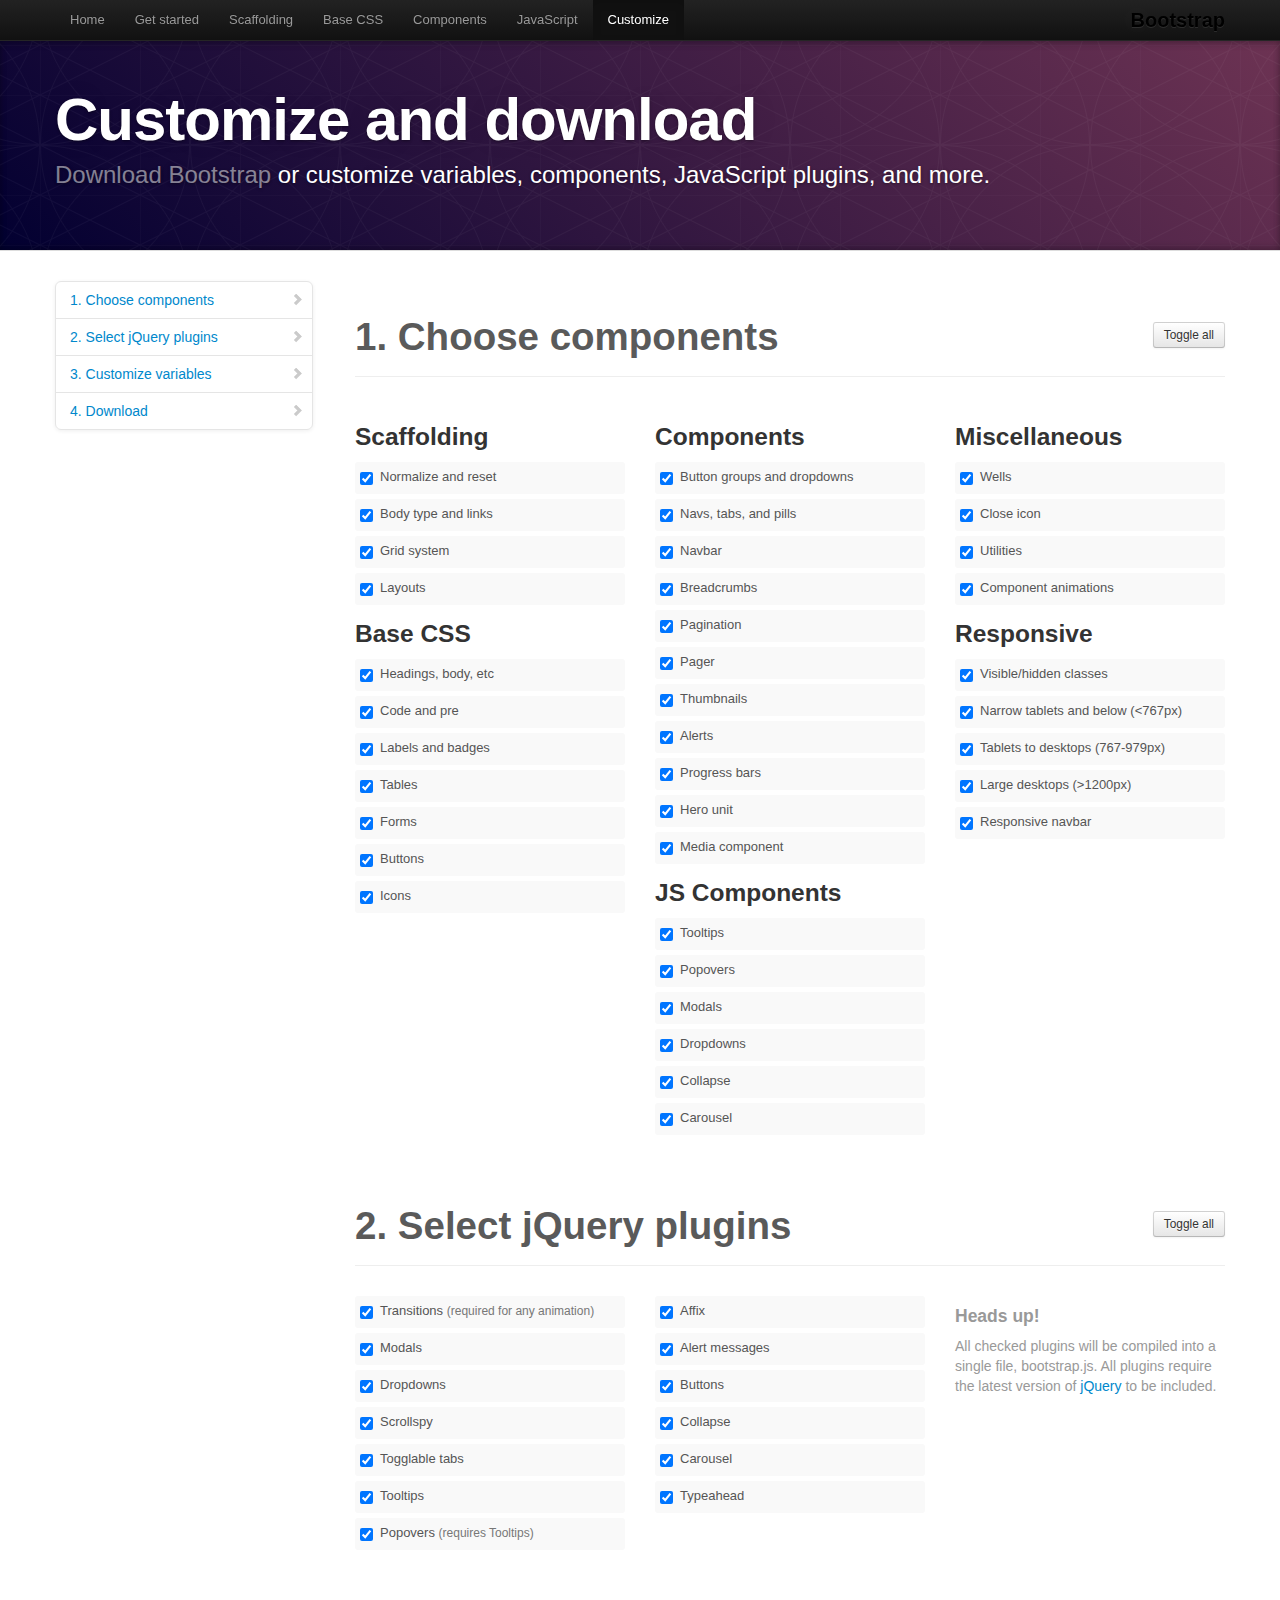
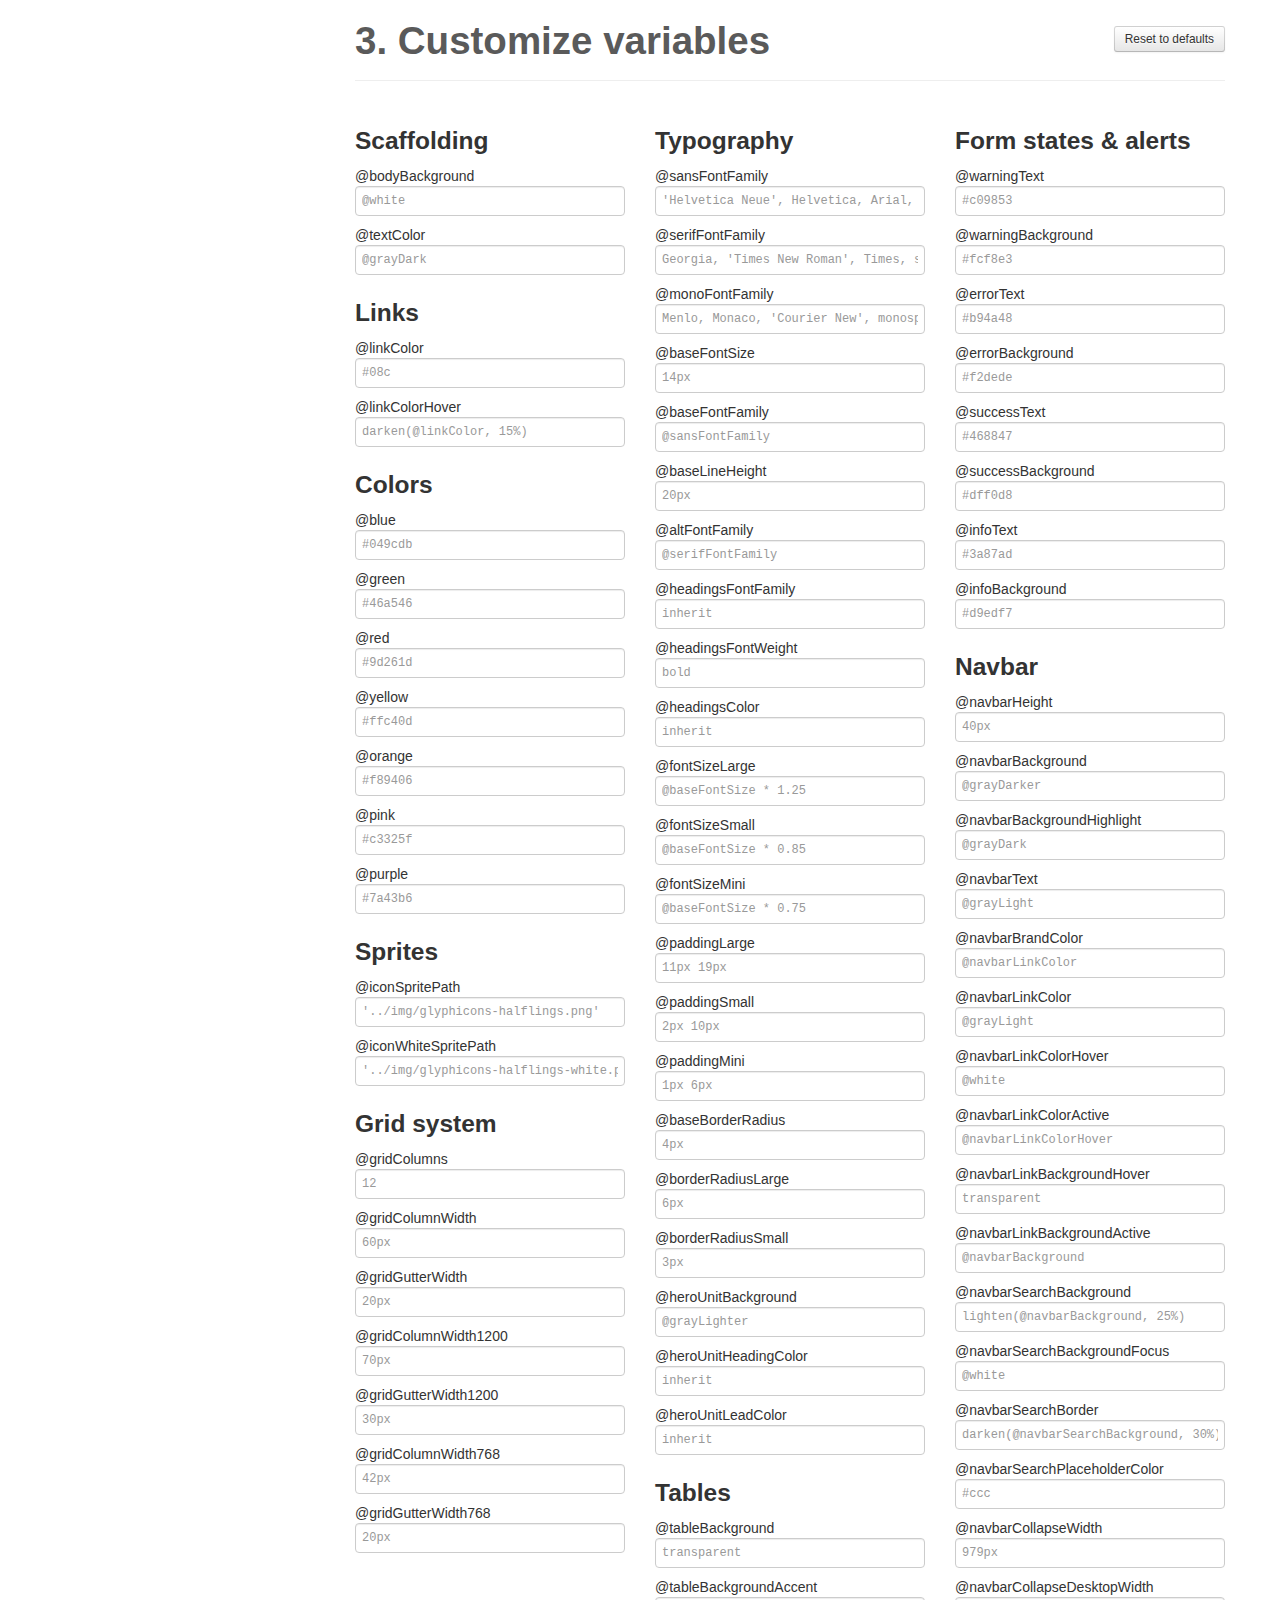
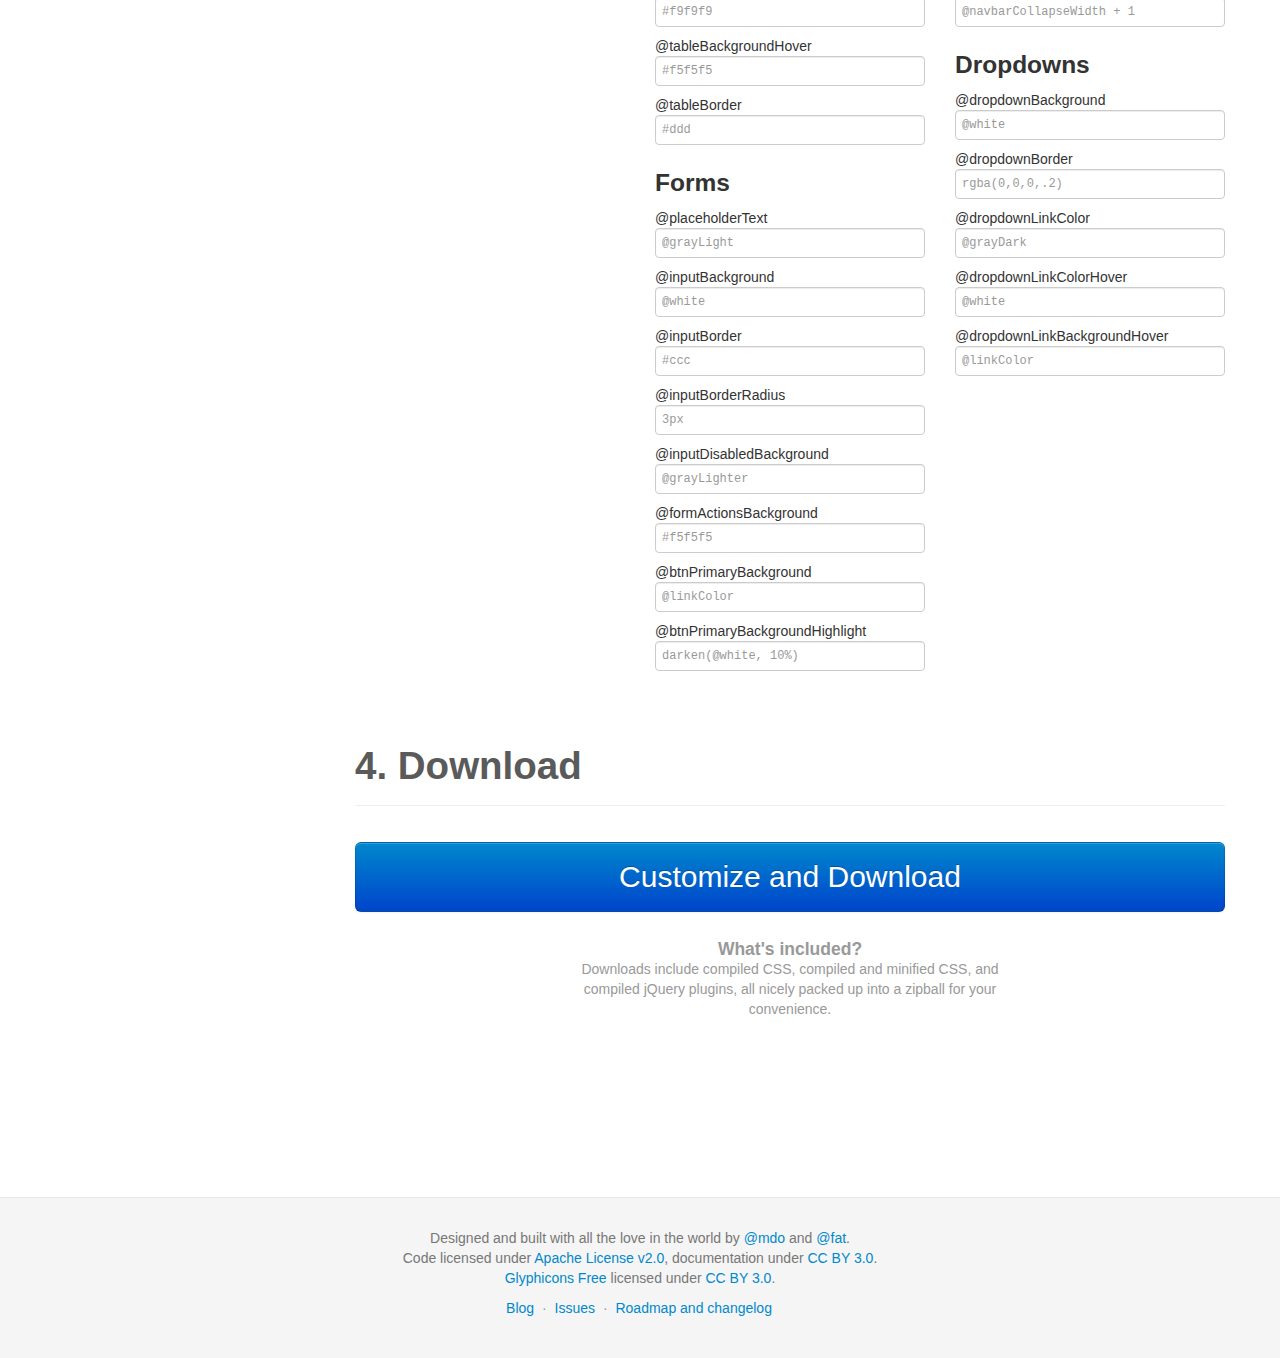
<file: 2013/system/docs/customize.html>
<!DOCTYPE html>
<html lang="en">
  <head>
    <meta charset="utf-8">
    <title>Customize · Bootstrap</title>
    <meta name="viewport" content="width=device-width, initial-scale=1.0">
    <meta name="description" content="">
    <meta name="author" content="">

    <!-- Le styles -->
    <link href="assets/css/bootstrap.css" rel="stylesheet">
    <link href="assets/css/bootstrap-responsive.css" rel="stylesheet">
    <link href="assets/css/docs.css" rel="stylesheet">
    <link href="assets/js/google-code-prettify/prettify.css" rel="stylesheet">

    <!-- Le HTML5 shim, for IE6-8 support of HTML5 elements -->
    <!--[if lt IE 9]>
      <script src="http://html5shim.googlecode.com/svn/trunk/html5.js"></script>
    <![endif]-->

    <!-- Le fav and touch icons -->
    <link rel="apple-touch-icon-precomposed" sizes="144x144" href="assets/ico/apple-touch-icon-144-precomposed.png">
    <link rel="apple-touch-icon-precomposed" sizes="114x114" href="assets/ico/apple-touch-icon-114-precomposed.png">
      <link rel="apple-touch-icon-precomposed" sizes="72x72" href="assets/ico/apple-touch-icon-72-precomposed.png">
                    <link rel="apple-touch-icon-precomposed" href="assets/ico/apple-touch-icon-57-precomposed.png">
                                   <link rel="shortcut icon" href="assets/ico/favicon.png">

  </head>

  <body data-spy="scroll" data-target=".bs-docs-sidebar">

    <!-- Navbar
    ================================================== -->
    <div class="navbar navbar-inverse navbar-fixed-top">
      <div class="navbar-inner">
        <div class="container">
          <button type="button" class="btn btn-navbar" data-toggle="collapse" data-target=".nav-collapse">
            <span class="icon-bar"></span>
            <span class="icon-bar"></span>
            <span class="icon-bar"></span>
          </button>
          <a class="brand" href="./index.html">Bootstrap</a>
          <div class="nav-collapse collapse">
            <ul class="nav">
              <li class="">
                <a href="./index.html">Home</a>
              </li>
              <li class="">
                <a href="./getting-started.html">Get started</a>
              </li>
              <li class="">
                <a href="./scaffolding.html">Scaffolding</a>
              </li>
              <li class="">
                <a href="./base-css.html">Base CSS</a>
              </li>
              <li class="">
                <a href="./components.html">Components</a>
              </li>
              <li class="">
                <a href="./javascript.html">JavaScript</a>
              </li>
              <li class="active">
                <a href="./customize.html">Customize</a>
              </li>
            </ul>
          </div>
        </div>
      </div>
    </div>

<!-- Masthead
================================================== -->
<header class="jumbotron subhead" id="overview">
  <div class="container">
    <h1>Customize and download</h1>
    <p class="lead"><a href="https://github.com/twitter/bootstrap/zipball/master">Download Bootstrap</a> or customize variables, components, JavaScript plugins, and more.</p>
  </div>
</header>


  <div class="container">

    <!-- Docs nav
    ================================================== -->
    <div class="row">
      <div class="span3 bs-docs-sidebar">
        <ul class="nav nav-list bs-docs-sidenav">
          <li><a href="#components"><i class="icon-chevron-right"></i> 1. Choose components</a></li>
          <li><a href="#plugins"><i class="icon-chevron-right"></i> 2. Select jQuery plugins</a></li>
          <li><a href="#variables"><i class="icon-chevron-right"></i> 3. Customize variables</a></li>
          <li><a href="#download"><i class="icon-chevron-right"></i> 4. Download</a></li>
        </ul>
      </div>
      <div class="span9">


        <!-- Customize form
        ================================================== -->
        <form>
          <section class="download" id="components">
            <div class="page-header">
              <a class="btn btn-small pull-right toggle-all" href="#">Toggle all</a>
              <h1>
                1. Choose components
              </h1>
            </div>
            <div class="row download-builder">
              <div class="span3">
                <h3>Scaffolding</h3>
                <label class="checkbox"><input checked="checked" type="checkbox" value="reset.less"> Normalize and reset</label>
                <label class="checkbox"><input checked="checked" type="checkbox" value="scaffolding.less"> Body type and links</label>
                <label class="checkbox"><input checked="checked" type="checkbox" value="grid.less"> Grid system</label>
                <label class="checkbox"><input checked="checked" type="checkbox" value="layouts.less"> Layouts</label>
                <h3>Base CSS</h3>
                <label class="checkbox"><input checked="checked" type="checkbox" value="type.less"> Headings, body, etc</label>
                <label class="checkbox"><input checked="checked" type="checkbox" value="code.less"> Code and pre</label>
                <label class="checkbox"><input checked="checked" type="checkbox" value="labels-badges.less"> Labels and badges</label>
                <label class="checkbox"><input checked="checked" type="checkbox" value="tables.less"> Tables</label>
                <label class="checkbox"><input checked="checked" type="checkbox" value="forms.less"> Forms</label>
                <label class="checkbox"><input checked="checked" type="checkbox" value="buttons.less"> Buttons</label>
                <label class="checkbox"><input checked="checked" type="checkbox" value="sprites.less"> Icons</label>
              </div><!-- /span -->
              <div class="span3">
                <h3>Components</h3>
                <label class="checkbox"><input checked="checked" type="checkbox" value="button-groups.less"> Button groups and dropdowns</label>
                <label class="checkbox"><input checked="checked" type="checkbox" value="navs.less"> Navs, tabs, and pills</label>
                <label class="checkbox"><input checked="checked" type="checkbox" value="navbar.less"> Navbar</label>
                <label class="checkbox"><input checked="checked" type="checkbox" value="breadcrumbs.less"> Breadcrumbs</label>
                <label class="checkbox"><input checked="checked" type="checkbox" value="pagination.less"> Pagination</label>
                <label class="checkbox"><input checked="checked" type="checkbox" value="pager.less"> Pager</label>
                <label class="checkbox"><input checked="checked" type="checkbox" value="thumbnails.less"> Thumbnails</label>
                <label class="checkbox"><input checked="checked" type="checkbox" value="alerts.less"> Alerts</label>
                <label class="checkbox"><input checked="checked" type="checkbox" value="progress-bars.less"> Progress bars</label>
                <label class="checkbox"><input checked="checked" type="checkbox" value="hero-unit.less"> Hero unit</label>
                <label class="checkbox"><input checked="checked" type="checkbox" value="media.less"> Media component</label>
                <h3>JS Components</h3>
                <label class="checkbox"><input checked="checked" type="checkbox" value="tooltip.less"> Tooltips</label>
                <label class="checkbox"><input checked="checked" type="checkbox" value="popovers.less"> Popovers</label>
                <label class="checkbox"><input checked="checked" type="checkbox" value="modals.less"> Modals</label>
                <label class="checkbox"><input checked="checked" type="checkbox" value="dropdowns.less"> Dropdowns</label>
                <label class="checkbox"><input checked="checked" type="checkbox" value="accordion.less"> Collapse</label>
                <label class="checkbox"><input checked="checked" type="checkbox" value="carousel.less"> Carousel</label>
              </div><!-- /span -->
              <div class="span3">
                <h3>Miscellaneous</h3>
                <label class="checkbox"><input checked="checked" type="checkbox" value="wells.less"> Wells</label>
                <label class="checkbox"><input checked="checked" type="checkbox" value="close.less"> Close icon</label>
                <label class="checkbox"><input checked="checked" type="checkbox" value="utilities.less"> Utilities</label>
                <label class="checkbox"><input checked="checked" type="checkbox" value="component-animations.less"> Component animations</label>
                <h3>Responsive</h3>
                <label class="checkbox"><input checked="checked" type="checkbox" value="responsive-utilities.less"> Visible/hidden classes</label>
                <label class="checkbox"><input checked="checked" type="checkbox" value="responsive-767px-max.less"> Narrow tablets and below (<767px)</label>
                <label class="checkbox"><input checked="checked" type="checkbox" value="responsive-768px-979px.less"> Tablets to desktops (767-979px)</label>
                <label class="checkbox"><input checked="checked" type="checkbox" value="responsive-1200px-min.less"> Large desktops (>1200px)</label>
                <label class="checkbox"><input checked="checked" type="checkbox" value="responsive-navbar.less"> Responsive navbar</label>
              </div><!-- /span -->
            </div><!-- /row -->
          </section>

          <section class="download" id="plugins">
            <div class="page-header">
              <a class="btn btn-small pull-right toggle-all" href="#">Toggle all</a>
              <h1>
                2. Select jQuery plugins
              </h1>
            </div>
            <div class="row download-builder">
              <div class="span3">
                <label class="checkbox">
                  <input type="checkbox" checked="true" value="bootstrap-transition.js">
                  Transitions <small>(required for any animation)</small>
                </label>
                <label class="checkbox">
                  <input type="checkbox" checked="true" value="bootstrap-modal.js">
                  Modals
                </label>
                <label class="checkbox">
                  <input type="checkbox" checked="true" value="bootstrap-dropdown.js">
                  Dropdowns
                </label>
                <label class="checkbox">
                  <input type="checkbox" checked="true" value="bootstrap-scrollspy.js">
                  Scrollspy
                </label>
                <label class="checkbox">
                  <input type="checkbox" checked="true" value="bootstrap-tab.js">
                  Togglable tabs
                </label>
                <label class="checkbox">
                  <input type="checkbox" checked="true" value="bootstrap-tooltip.js">
                  Tooltips
                </label>
                <label class="checkbox">
                  <input type="checkbox" checked="true" value="bootstrap-popover.js">
                  Popovers <small>(requires Tooltips)</small>
                </label>
              </div><!-- /span -->
              <div class="span3">
                <label class="checkbox">
                  <input type="checkbox" checked="true" value="bootstrap-affix.js">
                  Affix
                </label>
                <label class="checkbox">
                  <input type="checkbox" checked="true" value="bootstrap-alert.js">
                  Alert messages
                </label>
                <label class="checkbox">
                  <input type="checkbox" checked="true" value="bootstrap-button.js">
                  Buttons
                </label>
                <label class="checkbox">
                  <input type="checkbox" checked="true" value="bootstrap-collapse.js">
                  Collapse
                </label>
                <label class="checkbox">
                  <input type="checkbox" checked="true" value="bootstrap-carousel.js">
                  Carousel
                </label>
                <label class="checkbox">
                  <input type="checkbox" checked="true" value="bootstrap-typeahead.js">
                  Typeahead
                </label>
              </div><!-- /span -->
              <div class="span3">
                <h4 class="muted">Heads up!</h4>
                <p class="muted">All checked plugins will be compiled into a single file, bootstrap.js. All plugins require the latest version of <a href="http://jquery.com/" target="_blank">jQuery</a> to be included.</p>
              </div><!-- /span -->
            </div><!-- /row -->
          </section>


          <section class="download" id="variables">
            <div class="page-header">
              <a class="btn btn-small pull-right toggle-all" href="#">Reset to defaults</a>
              <h1>
                3. Customize variables
              </h1>
            </div>
            <div class="row download-builder">
              <div class="span3">
                <h3>Scaffolding</h3>
                <label>@bodyBackground</label>
                <input type="text" class="span3" placeholder="@white">
                <label>@textColor</label>
                <input type="text" class="span3" placeholder="@grayDark">

                <h3>Links</h3>
                <label>@linkColor</label>
                <input type="text" class="span3" placeholder="#08c">
                <label>@linkColorHover</label>
                <input type="text" class="span3" placeholder="darken(@linkColor, 15%)">
                <h3>Colors</h3>
                <label>@blue</label>
                <input type="text" class="span3" placeholder="#049cdb">
                <label>@green</label>
                <input type="text" class="span3" placeholder="#46a546">
                <label>@red</label>
                <input type="text" class="span3" placeholder="#9d261d">
                <label>@yellow</label>
                <input type="text" class="span3" placeholder="#ffc40d">
                <label>@orange</label>
                <input type="text" class="span3" placeholder="#f89406">
                <label>@pink</label>
                <input type="text" class="span3" placeholder="#c3325f">
                <label>@purple</label>
                <input type="text" class="span3" placeholder="#7a43b6">

                <h3>Sprites</h3>
                <label>@iconSpritePath</label>
                <input type="text" class="span3" placeholder="'../img/glyphicons-halflings.png'">
                <label>@iconWhiteSpritePath</label>
                <input type="text" class="span3" placeholder="'../img/glyphicons-halflings-white.png'">

                <h3>Grid system</h3>
                <label>@gridColumns</label>
                <input type="text" class="span3" placeholder="12">
                <label>@gridColumnWidth</label>
                <input type="text" class="span3" placeholder="60px">
                <label>@gridGutterWidth</label>
                <input type="text" class="span3" placeholder="20px">
                <label>@gridColumnWidth1200</label>
                <input type="text" class="span3" placeholder="70px">
                <label>@gridGutterWidth1200</label>
                <input type="text" class="span3" placeholder="30px">
                <label>@gridColumnWidth768</label>
                <input type="text" class="span3" placeholder="42px">
                <label>@gridGutterWidth768</label>
                <input type="text" class="span3" placeholder="20px">

              </div><!-- /span -->
              <div class="span3">

                <h3>Typography</h3>
                <label>@sansFontFamily</label>
                <input type="text" class="span3" placeholder="'Helvetica Neue', Helvetica, Arial, sans-serif">
                <label>@serifFontFamily</label>
                <input type="text" class="span3" placeholder="Georgia, 'Times New Roman', Times, serif">
                <label>@monoFontFamily</label>
                <input type="text" class="span3" placeholder="Menlo, Monaco, 'Courier New', monospace">

                <label>@baseFontSize</label>
                <input type="text" class="span3" placeholder="14px">
                <label>@baseFontFamily</label>
                <input type="text" class="span3" placeholder="@sansFontFamily">
                <label>@baseLineHeight</label>
                <input type="text" class="span3" placeholder="20px">

                <label>@altFontFamily</label>
                <input type="text" class="span3" placeholder="@serifFontFamily">
                <label>@headingsFontFamily</label>
                <input type="text" class="span3" placeholder="inherit">
                <label>@headingsFontWeight</label>
                <input type="text" class="span3" placeholder="bold">
                <label>@headingsColor</label>
                <input type="text" class="span3" placeholder="inherit">

                <label>@fontSizeLarge</label>
                <input type="text" class="span3" placeholder="@baseFontSize * 1.25">
                <label>@fontSizeSmall</label>
                <input type="text" class="span3" placeholder="@baseFontSize * 0.85">
                <label>@fontSizeMini</label>
                <input type="text" class="span3" placeholder="@baseFontSize * 0.75">

                <label>@paddingLarge</label>
                <input type="text" class="span3" placeholder="11px 19px">
                <label>@paddingSmall</label>
                <input type="text" class="span3" placeholder="2px 10px">
                <label>@paddingMini</label>
                <input type="text" class="span3" placeholder="1px 6px">

                <label>@baseBorderRadius</label>
                <input type="text" class="span3" placeholder="4px">
                <label>@borderRadiusLarge</label>
                <input type="text" class="span3" placeholder="6px">
                <label>@borderRadiusSmall</label>
                <input type="text" class="span3" placeholder="3px">

                <label>@heroUnitBackground</label>
                <input type="text" class="span3" placeholder="@grayLighter">
                <label>@heroUnitHeadingColor</label>
                <input type="text" class="span3" placeholder="inherit">
                <label>@heroUnitLeadColor</label>
                <input type="text" class="span3" placeholder="inherit">

                <h3>Tables</h3>
                <label>@tableBackground</label>
                <input type="text" class="span3" placeholder="transparent">
                <label>@tableBackgroundAccent</label>
                <input type="text" class="span3" placeholder="#f9f9f9">
                <label>@tableBackgroundHover</label>
                <input type="text" class="span3" placeholder="#f5f5f5">
                <label>@tableBorder</label>
                <input type="text" class="span3" placeholder="#ddd">

                <h3>Forms</h3>
                <label>@placeholderText</label>
                <input type="text" class="span3" placeholder="@grayLight">
                <label>@inputBackground</label>
                <input type="text" class="span3" placeholder="@white">
                <label>@inputBorder</label>
                <input type="text" class="span3" placeholder="#ccc">
                <label>@inputBorderRadius</label>
                <input type="text" class="span3" placeholder="3px">
                <label>@inputDisabledBackground</label>
                <input type="text" class="span3" placeholder="@grayLighter">
                <label>@formActionsBackground</label>
                <input type="text" class="span3" placeholder="#f5f5f5">
                <label>@btnPrimaryBackground</label>
                <input type="text" class="span3" placeholder="@linkColor">
                <label>@btnPrimaryBackgroundHighlight</label>
                <input type="text" class="span3" placeholder="darken(@white, 10%)">

              </div><!-- /span -->
              <div class="span3">

                <h3>Form states &amp; alerts</h3>
                <label>@warningText</label>
                <input type="text" class="span3" placeholder="#c09853">
                <label>@warningBackground</label>
                <input type="text" class="span3" placeholder="#fcf8e3">
                <label>@errorText</label>
                <input type="text" class="span3" placeholder="#b94a48">
                <label>@errorBackground</label>
                <input type="text" class="span3" placeholder="#f2dede">
                <label>@successText</label>
                <input type="text" class="span3" placeholder="#468847">
                <label>@successBackground</label>
                <input type="text" class="span3" placeholder="#dff0d8">
                <label>@infoText</label>
                <input type="text" class="span3" placeholder="#3a87ad">
                <label>@infoBackground</label>
                <input type="text" class="span3" placeholder="#d9edf7">

                <h3>Navbar</h3>
                <label>@navbarHeight</label>
                <input type="text" class="span3" placeholder="40px">
                <label>@navbarBackground</label>
                <input type="text" class="span3" placeholder="@grayDarker">
                <label>@navbarBackgroundHighlight</label>
                <input type="text" class="span3" placeholder="@grayDark">
                <label>@navbarText</label>
                <input type="text" class="span3" placeholder="@grayLight">
                <label>@navbarBrandColor</label>
                <input type="text" class="span3" placeholder="@navbarLinkColor">
                <label>@navbarLinkColor</label>
                <input type="text" class="span3" placeholder="@grayLight">
                <label>@navbarLinkColorHover</label>
                <input type="text" class="span3" placeholder="@white">
                <label>@navbarLinkColorActive</label>
                <input type="text" class="span3" placeholder="@navbarLinkColorHover">
                <label>@navbarLinkBackgroundHover</label>
                <input type="text" class="span3" placeholder="transparent">
                <label>@navbarLinkBackgroundActive</label>
                <input type="text" class="span3" placeholder="@navbarBackground">
                <label>@navbarSearchBackground</label>
                <input type="text" class="span3" placeholder="lighten(@navbarBackground, 25%)">
                <label>@navbarSearchBackgroundFocus</label>
                <input type="text" class="span3" placeholder="@white">
                <label>@navbarSearchBorder</label>
                <input type="text" class="span3" placeholder="darken(@navbarSearchBackground, 30%)">
                <label>@navbarSearchPlaceholderColor</label>
                <input type="text" class="span3" placeholder="#ccc">

                <label>@navbarCollapseWidth</label>
                <input type="text" class="span3" placeholder="979px">
                <label>@navbarCollapseDesktopWidth</label>
                <input type="text" class="span3" placeholder="@navbarCollapseWidth + 1">

                <h3>Dropdowns</h3>
                <label>@dropdownBackground</label>
                <input type="text" class="span3" placeholder="@white">
                <label>@dropdownBorder</label>
                <input type="text" class="span3" placeholder="rgba(0,0,0,.2)">
                <label>@dropdownLinkColor</label>
                <input type="text" class="span3" placeholder="@grayDark">
                <label>@dropdownLinkColorHover</label>
                <input type="text" class="span3" placeholder="@white">
                <label>@dropdownLinkBackgroundHover</label>
                <input type="text" class="span3" placeholder="@linkColor">
              </div><!-- /span -->
            </div><!-- /row -->
          </section>

          <section class="download" id="download">
            <div class="page-header">
              <h1>
                4. Download
              </h1>
            </div>
            <div class="download-btn">
              <a class="btn btn-primary" href="#" >Customize and Download</a>
              <h4>What's included?</h4>
              <p>Downloads include compiled CSS, compiled and minified CSS, and compiled jQuery plugins, all nicely packed up into a zipball for your convenience.</p>
            </div>
          </section><!-- /download -->
        </form>



      </div>
    </div>

  </div>



    <!-- Footer
    ================================================== -->
    <footer class="footer">
      <div class="container">
        <p>Designed and built with all the love in the world by <a href="http://twitter.com/mdo" target="_blank">@mdo</a> and <a href="http://twitter.com/fat" target="_blank">@fat</a>.</p>
        <p>Code licensed under <a href="http://www.apache.org/licenses/LICENSE-2.0" target="_blank">Apache License v2.0</a>, documentation under <a href="http://creativecommons.org/licenses/by/3.0/">CC BY 3.0</a>.</p>
        <p><a href="http://glyphicons.com">Glyphicons Free</a> licensed under <a href="http://creativecommons.org/licenses/by/3.0/">CC BY 3.0</a>.</p>
        <ul class="footer-links">
          <li><a href="http://blog.getbootstrap.com">Blog</a></li>
          <li class="muted">&middot;</li>
          <li><a href="https://github.com/twitter/bootstrap/issues?state=open">Issues</a></li>
          <li class="muted">&middot;</li>
          <li><a href="https://github.com/twitter/bootstrap/wiki">Roadmap and changelog</a></li>
        </ul>
      </div>
    </footer>



    <!-- Le javascript
    ================================================== -->
    <!-- Placed at the end of the document so the pages load faster -->
    <script type="text/javascript" src="http://platform.twitter.com/widgets.js"></script>
    <script src="assets/js/jquery.js"></script>
    <script src="assets/js/bootstrap-transition.js"></script>
    <script src="assets/js/bootstrap-alert.js"></script>
    <script src="assets/js/bootstrap-modal.js"></script>
    <script src="assets/js/bootstrap-dropdown.js"></script>
    <script src="assets/js/bootstrap-scrollspy.js"></script>
    <script src="assets/js/bootstrap-tab.js"></script>
    <script src="assets/js/bootstrap-tooltip.js"></script>
    <script src="assets/js/bootstrap-popover.js"></script>
    <script src="assets/js/bootstrap-button.js"></script>
    <script src="assets/js/bootstrap-collapse.js"></script>
    <script src="assets/js/bootstrap-carousel.js"></script>
    <script src="assets/js/bootstrap-typeahead.js"></script>
    <script src="assets/js/bootstrap-affix.js"></script>

    <script src="assets/js/holder/holder.js"></script>
    <script src="assets/js/google-code-prettify/prettify.js"></script>

    <script src="assets/js/application.js"></script>



  </body>
</html>
</file>
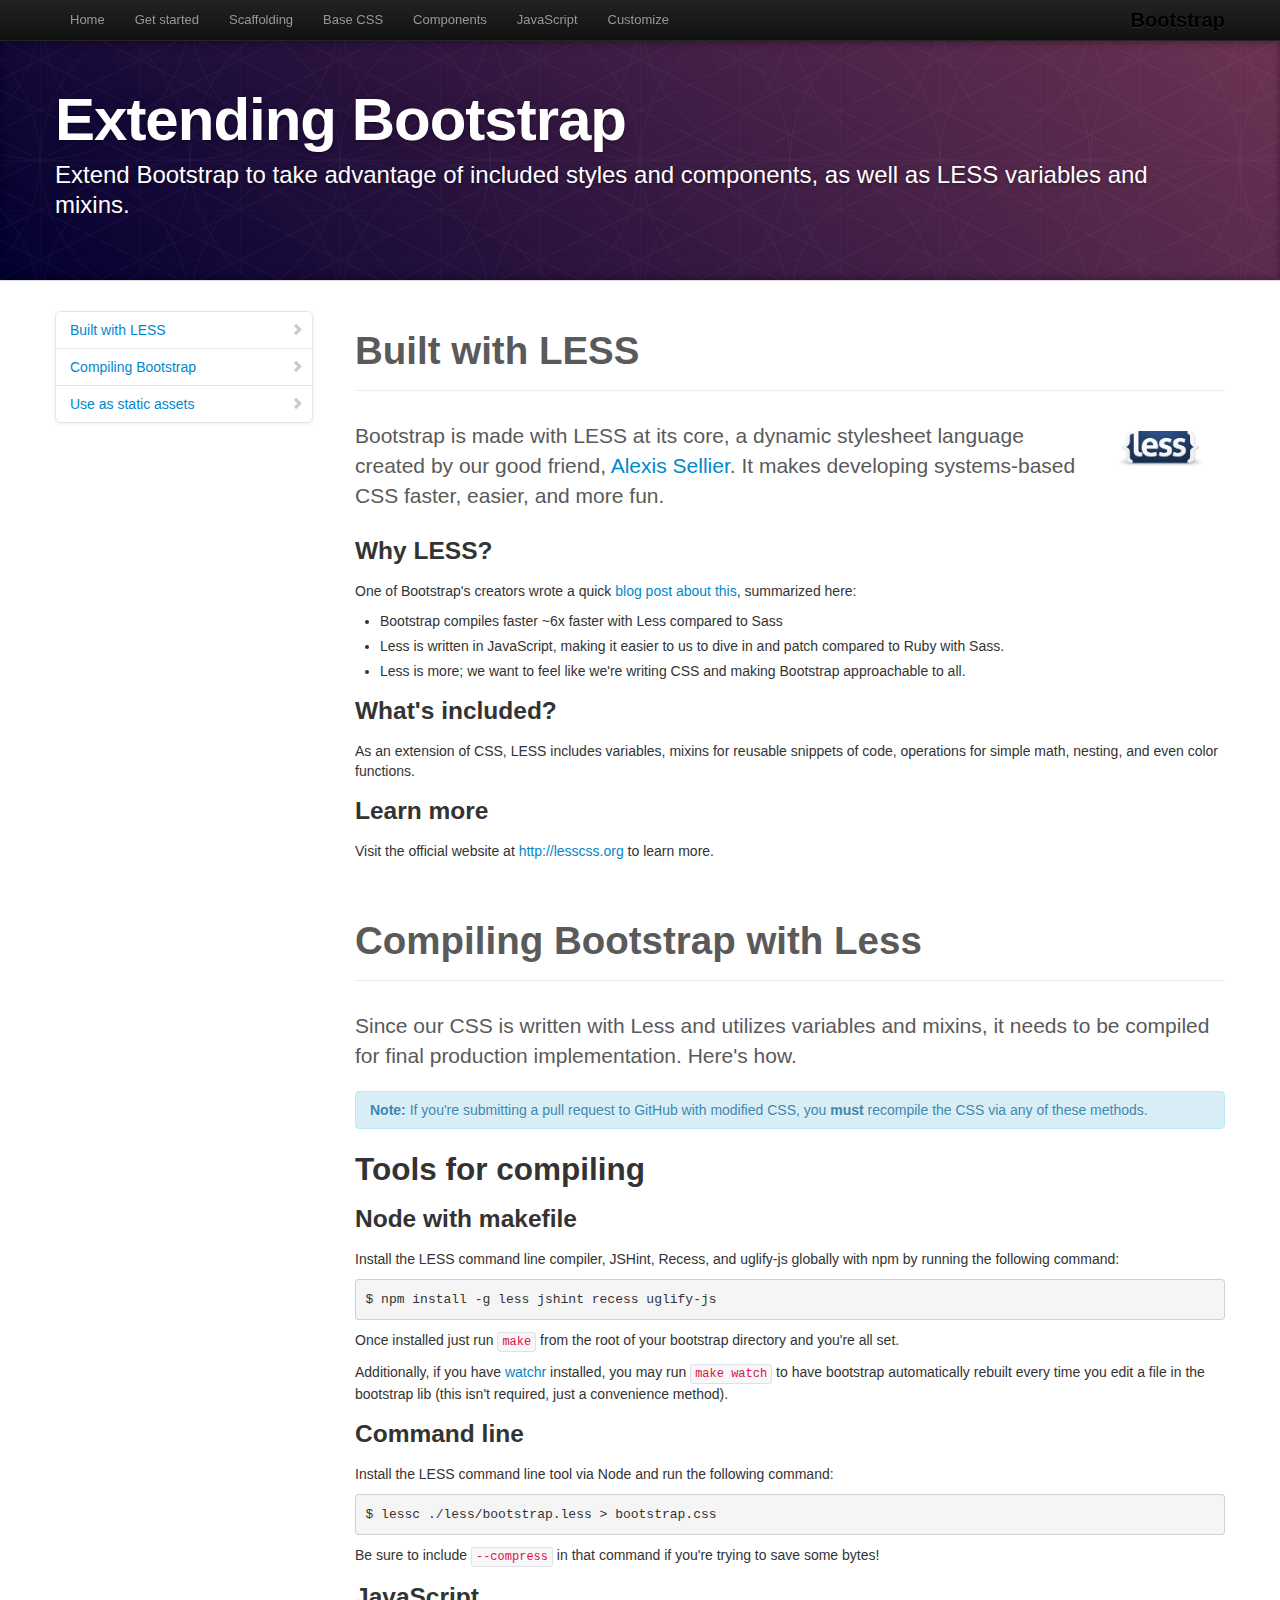
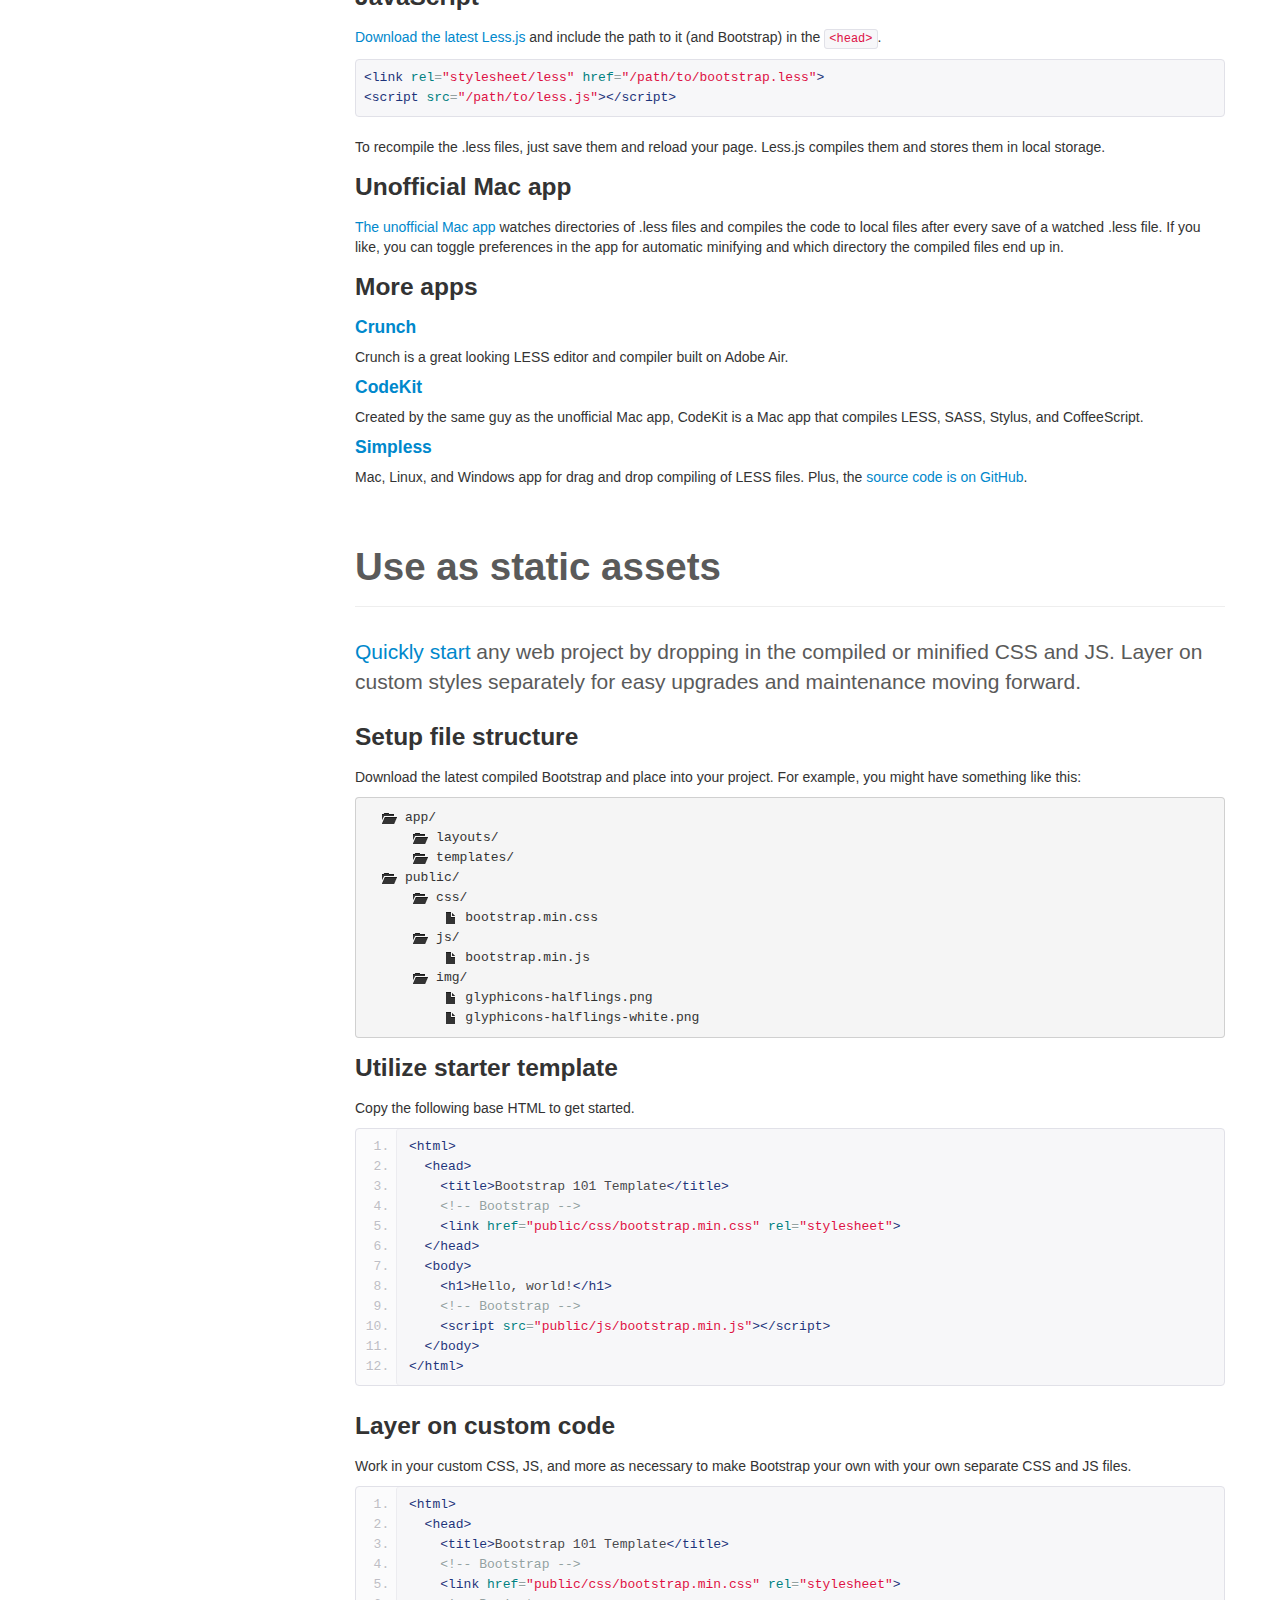
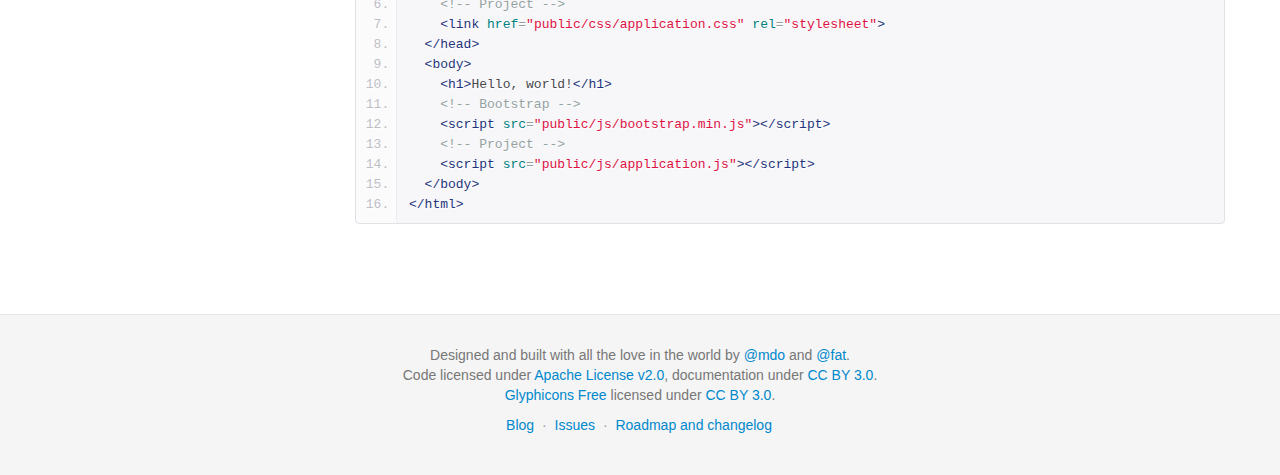
<file: 2013/system/docs/extend.html>
<!DOCTYPE html>
<html lang="en">
  <head>
    <meta charset="utf-8">
    <title>Extend · Bootstrap</title>
    <meta name="viewport" content="width=device-width, initial-scale=1.0">
    <meta name="description" content="">
    <meta name="author" content="">

    <!-- Le styles -->
    <link href="assets/css/bootstrap.css" rel="stylesheet">
    <link href="assets/css/bootstrap-responsive.css" rel="stylesheet">
    <link href="assets/css/docs.css" rel="stylesheet">
    <link href="assets/js/google-code-prettify/prettify.css" rel="stylesheet">

    <!-- Le HTML5 shim, for IE6-8 support of HTML5 elements -->
    <!--[if lt IE 9]>
      <script src="http://html5shim.googlecode.com/svn/trunk/html5.js"></script>
    <![endif]-->

    <!-- Le fav and touch icons -->
    <link rel="apple-touch-icon-precomposed" sizes="144x144" href="assets/ico/apple-touch-icon-144-precomposed.png">
    <link rel="apple-touch-icon-precomposed" sizes="114x114" href="assets/ico/apple-touch-icon-114-precomposed.png">
      <link rel="apple-touch-icon-precomposed" sizes="72x72" href="assets/ico/apple-touch-icon-72-precomposed.png">
                    <link rel="apple-touch-icon-precomposed" href="assets/ico/apple-touch-icon-57-precomposed.png">
                                   <link rel="shortcut icon" href="assets/ico/favicon.png">

  </head>

  <body data-spy="scroll" data-target=".bs-docs-sidebar">

    <!-- Navbar
    ================================================== -->
    <div class="navbar navbar-inverse navbar-fixed-top">
      <div class="navbar-inner">
        <div class="container">
          <button type="button" class="btn btn-navbar" data-toggle="collapse" data-target=".nav-collapse">
            <span class="icon-bar"></span>
            <span class="icon-bar"></span>
            <span class="icon-bar"></span>
          </button>
          <a class="brand" href="./index.html">Bootstrap</a>
          <div class="nav-collapse collapse">
            <ul class="nav">
              <li class="">
                <a href="./index.html">Home</a>
              </li>
              <li class="">
                <a href="./getting-started.html">Get started</a>
              </li>
              <li class="">
                <a href="./scaffolding.html">Scaffolding</a>
              </li>
              <li class="">
                <a href="./base-css.html">Base CSS</a>
              </li>
              <li class="">
                <a href="./components.html">Components</a>
              </li>
              <li class="">
                <a href="./javascript.html">JavaScript</a>
              </li>
              <li class="">
                <a href="./customize.html">Customize</a>
              </li>
            </ul>
          </div>
        </div>
      </div>
    </div>

<!-- Subhead
================================================== -->
<header class="jumbotron subhead" id="overview">
  <div class="container">
    <h1>Extending Bootstrap</h1>
    <p class="lead">Extend Bootstrap to take advantage of included styles and components, as well as LESS variables and mixins.</p>
  <div>
</header>

  <div class="container">

    <!-- Docs nav
    ================================================== -->
    <div class="row">
      <div class="span3 bs-docs-sidebar">
        <ul class="nav nav-list bs-docs-sidenav">
          <li><a href="#built-with-less"><i class="icon-chevron-right"></i> Built with LESS</a></li>
          <li><a href="#compiling"><i class="icon-chevron-right"></i> Compiling Bootstrap</a></li>
          <li><a href="#static-assets"><i class="icon-chevron-right"></i> Use as static assets</a></li>
        </ul>
      </div>
      <div class="span9">



        <!-- BUILT WITH LESS
        ================================================== -->
        <section id="built-with-less">
          <div class="page-header">
            <h1>Built with LESS</h1>
          </div>

          <img style="float: right; height: 36px; margin: 10px 20px 20px" src="assets/img/less-logo-large.png" alt="LESS CSS">
          <p class="lead">Bootstrap is made with LESS at its core, a dynamic stylesheet language created by our good friend, <a href="http://cloudhead.io">Alexis Sellier</a>. It makes developing systems-based CSS faster, easier, and more fun.</p>

          <h3>Why LESS?</h3>
          <p>One of Bootstrap's creators wrote a quick <a href="http://www.wordsbyf.at/2012/03/08/why-less/">blog post about this</a>, summarized here:</p>
          <ul>
            <li>Bootstrap compiles faster ~6x faster with Less compared to Sass</li>
            <li>Less is written in JavaScript, making it easier to us to dive in and patch compared to Ruby with Sass.</li>
            <li>Less is more; we want to feel like we're writing CSS and making Bootstrap approachable to all.</li>
          </ul>

          <h3>What's included?</h3>
          <p>As an extension of CSS, LESS includes variables, mixins for reusable snippets of code, operations for simple math, nesting, and even color functions.</p>

          <h3>Learn more</h3>
          <p>Visit the official website at <a href="http://lesscss.org">http://lesscss.org</a> to learn more.</p>
        </section>



        <!-- COMPILING LESS AND BOOTSTRAP
        ================================================== -->
        <section id="compiling">
          <div class="page-header">
            <h1>Compiling Bootstrap with Less</h1>
          </div>

          <p class="lead">Since our CSS is written with Less and utilizes variables and mixins, it needs to be compiled for final production implementation. Here's how.</p>

          <div class="alert alert-info">
            <strong>Note:</strong> If you're submitting a pull request to GitHub with modified CSS, you <strong>must</strong> recompile the CSS via any of these methods.
          </div>

          <h2>Tools for compiling</h2>

          <h3>Node with makefile</h3>
          <p>Install the LESS command line compiler, JSHint, Recess, and uglify-js globally with npm by running the following command:</p>
          <pre>$ npm install -g less jshint recess uglify-js</pre>
          <p>Once installed just run <code>make</code> from the root of your bootstrap directory and you're all set.</p>
          <p>Additionally, if you have <a href="https://github.com/mynyml/watchr">watchr</a> installed, you may run <code>make watch</code> to have bootstrap automatically rebuilt every time you edit a file in the bootstrap lib (this isn't required, just a convenience method).</p>

          <h3>Command line</h3>
          <p>Install the LESS command line tool via Node and run the following command:</p>
          <pre>$ lessc ./less/bootstrap.less > bootstrap.css</pre>
          <p>Be sure to include <code>--compress</code> in that command if you're trying to save some bytes!</p>

          <h3>JavaScript</h3>
          <p><a href="http://lesscss.org/">Download the latest Less.js</a> and include the path to it (and Bootstrap) in the <code>&lt;head&gt;</code>.</p>
<pre class="prettyprint">
&lt;link rel="stylesheet/less" href="/path/to/bootstrap.less"&gt;
&lt;script src="/path/to/less.js"&gt;&lt;/script&gt;
</pre>
          <p>To recompile the .less files, just save them and reload your page. Less.js compiles them and stores them in local storage.</p>

          <h3>Unofficial Mac app</h3>
          <p><a href="http://incident57.com/less/">The unofficial Mac app</a> watches directories of .less files and compiles the code to local files after every save of a watched .less file. If you like, you can toggle preferences in the app for automatic minifying and which directory the compiled files end up in.</p>

          <h3>More apps</h3>
          <h4><a href="http://crunchapp.net/" target="_blank">Crunch</a></h4>
          <p>Crunch is a great looking LESS editor and compiler built on Adobe Air.</p>
          <h4><a href="http://incident57.com/codekit/" target="_blank">CodeKit</a></h4>
          <p>Created by the same guy as the unofficial Mac app, CodeKit is a Mac app that compiles LESS, SASS, Stylus, and CoffeeScript.</p>
          <h4><a href="http://wearekiss.com/simpless" target="_blank">Simpless</a></h4>
          <p>Mac, Linux, and Windows app for drag and drop compiling of LESS files. Plus, the <a href="https://github.com/Paratron/SimpLESS" target="_blank">source code is on GitHub</a>.</p>

        </section>



        <!-- Static assets
        ================================================== -->
        <section id="static-assets">
          <div class="page-header">
            <h1>Use as static assets</h1>
          </div>
          <p class="lead"><a href="./getting-started.html">Quickly start</a> any web project by dropping in the compiled or minified CSS and JS. Layer on custom styles separately for easy upgrades and maintenance moving forward.</p>

          <h3>Setup file structure</h3>
          <p>Download the latest compiled Bootstrap and place into your project. For example, you might have something like this:</p>
<pre>
  <span class="icon-folder-open"></span> app/
      <span class="icon-folder-open"></span> layouts/
      <span class="icon-folder-open"></span> templates/
  <span class="icon-folder-open"></span> public/
      <span class="icon-folder-open"></span> css/
          <span class="icon-file"></span> bootstrap.min.css
      <span class="icon-folder-open"></span> js/
          <span class="icon-file"></span> bootstrap.min.js
      <span class="icon-folder-open"></span> img/
          <span class="icon-file"></span> glyphicons-halflings.png
          <span class="icon-file"></span> glyphicons-halflings-white.png
</pre>

          <h3>Utilize starter template</h3>
          <p>Copy the following base HTML to get started.</p>
<pre class="prettyprint linenums">
&lt;html&gt;
  &lt;head&gt;
    &lt;title&gt;Bootstrap 101 Template&lt;/title&gt;
    &lt;!-- Bootstrap --&gt;
    &lt;link href="public/css/bootstrap.min.css" rel="stylesheet"&gt;
  &lt;/head&gt;
  &lt;body&gt;
    &lt;h1&gt;Hello, world!&lt;/h1&gt;
    &lt;!-- Bootstrap --&gt;
    &lt;script src="public/js/bootstrap.min.js"&gt;&lt;/script&gt;
  &lt;/body&gt;
&lt;/html&gt;
</pre>

          <h3>Layer on custom code</h3>
          <p>Work in your custom CSS, JS, and more as necessary to make Bootstrap your own with your own separate CSS and JS files.</p>
<pre class="prettyprint linenums">
&lt;html&gt;
  &lt;head&gt;
    &lt;title&gt;Bootstrap 101 Template&lt;/title&gt;
    &lt;!-- Bootstrap --&gt;
    &lt;link href="public/css/bootstrap.min.css" rel="stylesheet"&gt;
    &lt;!-- Project --&gt;
    &lt;link href="public/css/application.css" rel="stylesheet"&gt;
  &lt;/head&gt;
  &lt;body&gt;
    &lt;h1&gt;Hello, world!&lt;/h1&gt;
    &lt;!-- Bootstrap --&gt;
    &lt;script src="public/js/bootstrap.min.js"&gt;&lt;/script&gt;
    &lt;!-- Project --&gt;
    &lt;script src="public/js/application.js"&gt;&lt;/script&gt;
  &lt;/body&gt;
&lt;/html&gt;
</pre>

        </section>

      </div>
    </div>

  </div>



    <!-- Footer
    ================================================== -->
    <footer class="footer">
      <div class="container">
        <p>Designed and built with all the love in the world by <a href="http://twitter.com/mdo" target="_blank">@mdo</a> and <a href="http://twitter.com/fat" target="_blank">@fat</a>.</p>
        <p>Code licensed under <a href="http://www.apache.org/licenses/LICENSE-2.0" target="_blank">Apache License v2.0</a>, documentation under <a href="http://creativecommons.org/licenses/by/3.0/">CC BY 3.0</a>.</p>
        <p><a href="http://glyphicons.com">Glyphicons Free</a> licensed under <a href="http://creativecommons.org/licenses/by/3.0/">CC BY 3.0</a>.</p>
        <ul class="footer-links">
          <li><a href="http://blog.getbootstrap.com">Blog</a></li>
          <li class="muted">&middot;</li>
          <li><a href="https://github.com/twitter/bootstrap/issues?state=open">Issues</a></li>
          <li class="muted">&middot;</li>
          <li><a href="https://github.com/twitter/bootstrap/wiki">Roadmap and changelog</a></li>
        </ul>
      </div>
    </footer>



    <!-- Le javascript
    ================================================== -->
    <!-- Placed at the end of the document so the pages load faster -->
    <script type="text/javascript" src="http://platform.twitter.com/widgets.js"></script>
    <script src="assets/js/jquery.js"></script>
    <script src="assets/js/bootstrap-transition.js"></script>
    <script src="assets/js/bootstrap-alert.js"></script>
    <script src="assets/js/bootstrap-modal.js"></script>
    <script src="assets/js/bootstrap-dropdown.js"></script>
    <script src="assets/js/bootstrap-scrollspy.js"></script>
    <script src="assets/js/bootstrap-tab.js"></script>
    <script src="assets/js/bootstrap-tooltip.js"></script>
    <script src="assets/js/bootstrap-popover.js"></script>
    <script src="assets/js/bootstrap-button.js"></script>
    <script src="assets/js/bootstrap-collapse.js"></script>
    <script src="assets/js/bootstrap-carousel.js"></script>
    <script src="assets/js/bootstrap-typeahead.js"></script>
    <script src="assets/js/bootstrap-affix.js"></script>

    <script src="assets/js/holder/holder.js"></script>
    <script src="assets/js/google-code-prettify/prettify.js"></script>

    <script src="assets/js/application.js"></script>



  </body>
</html>
</file>
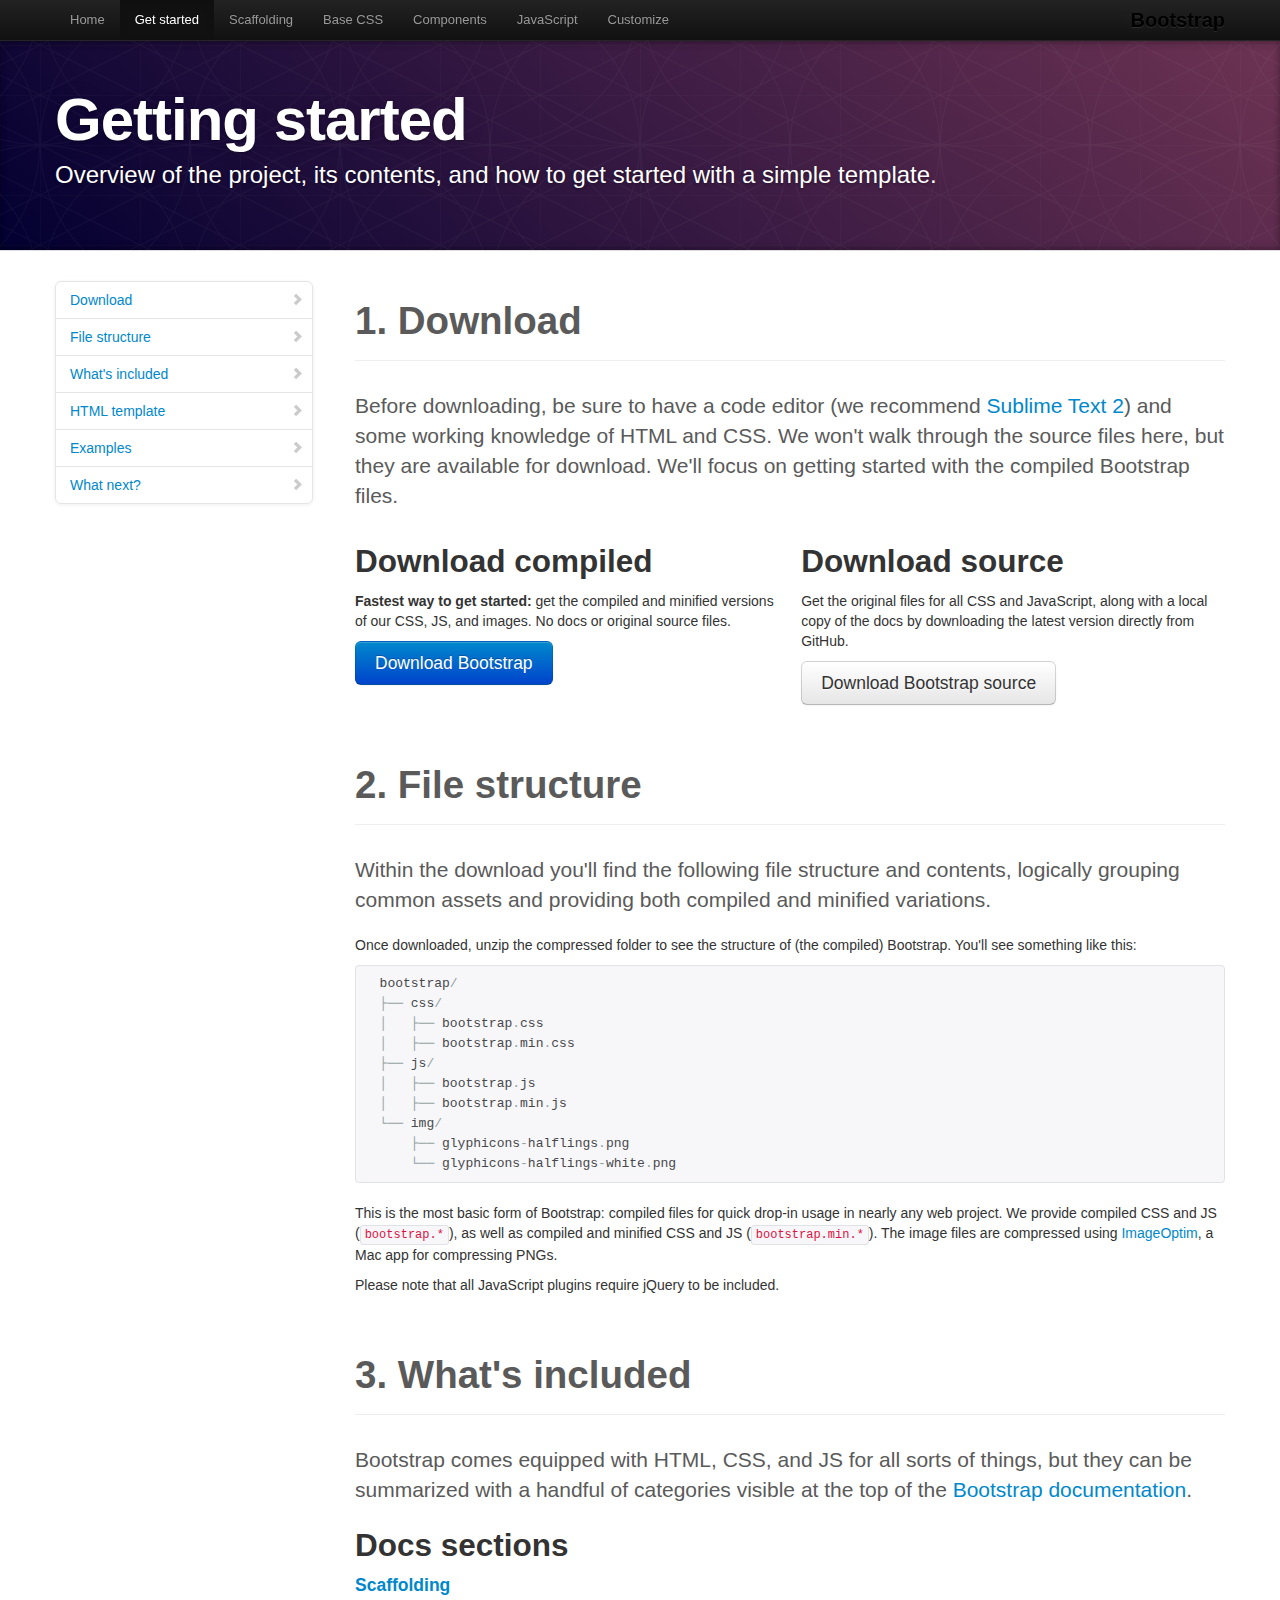
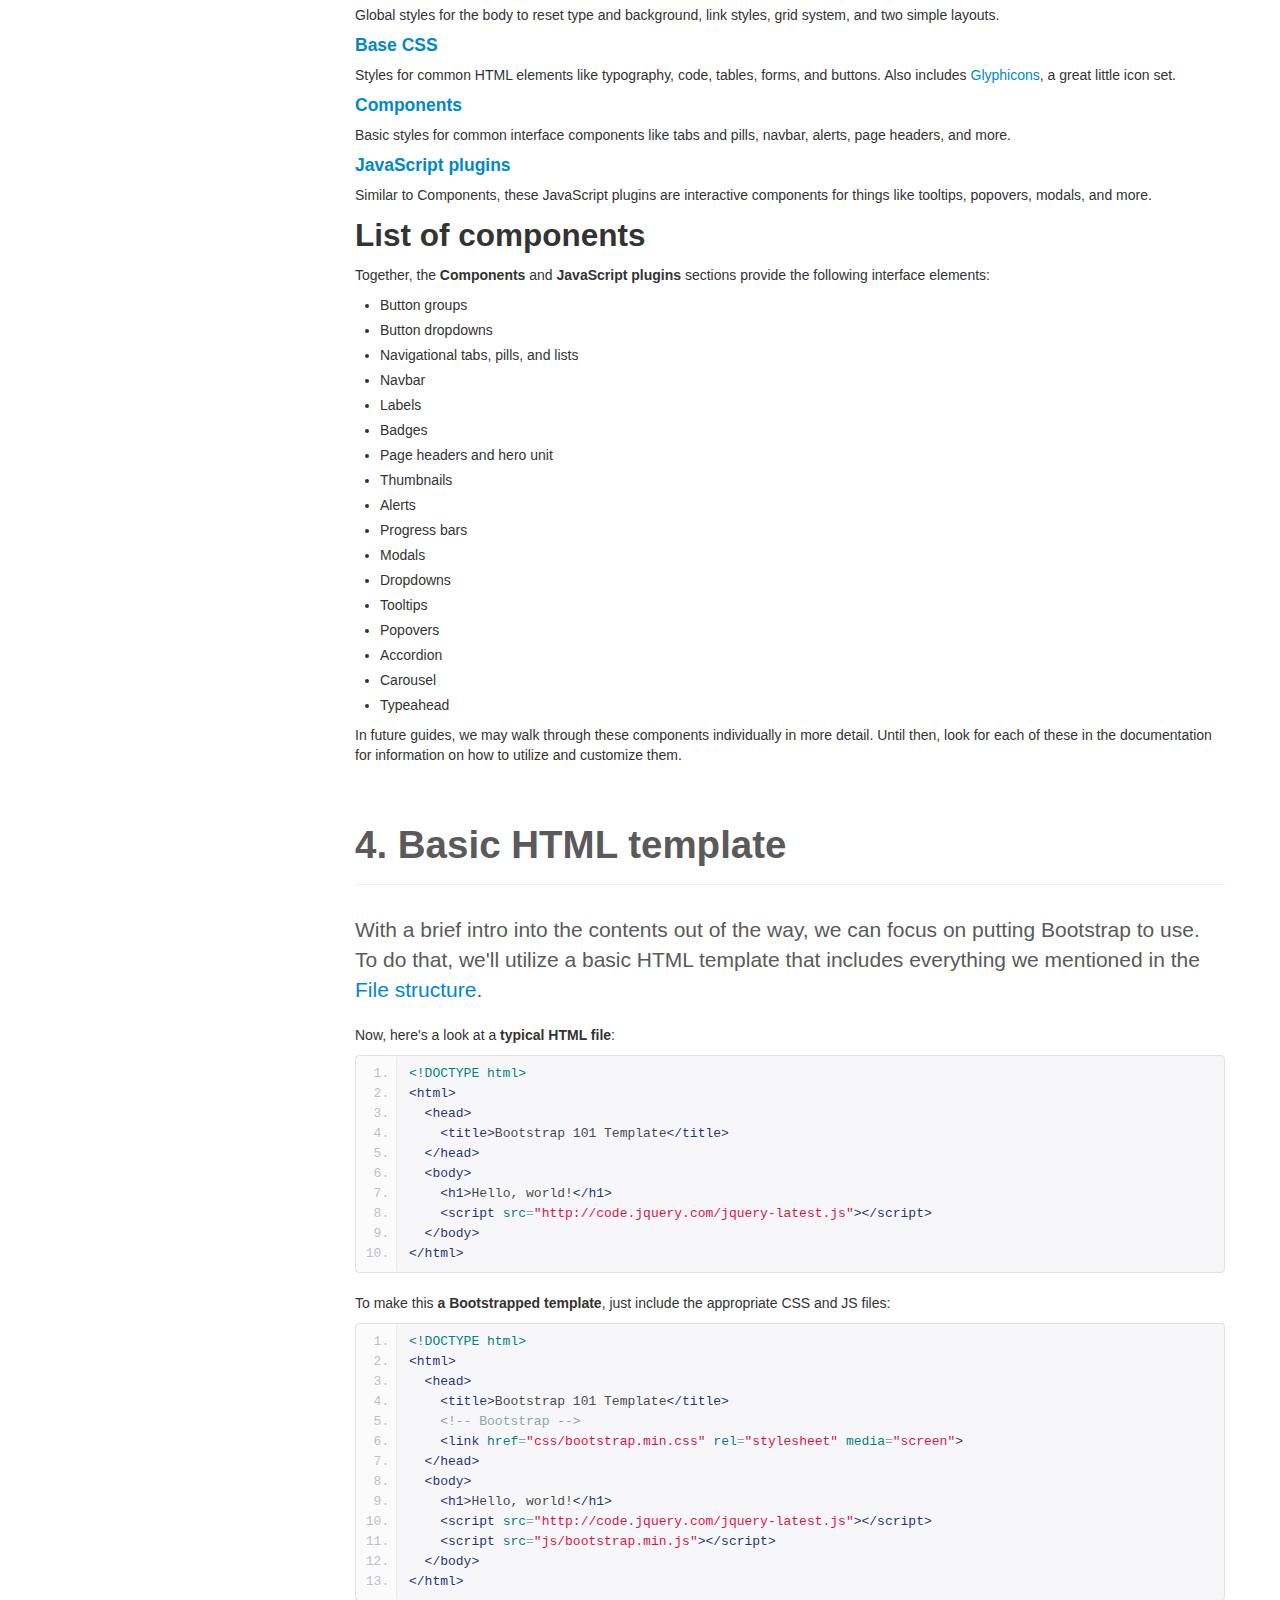
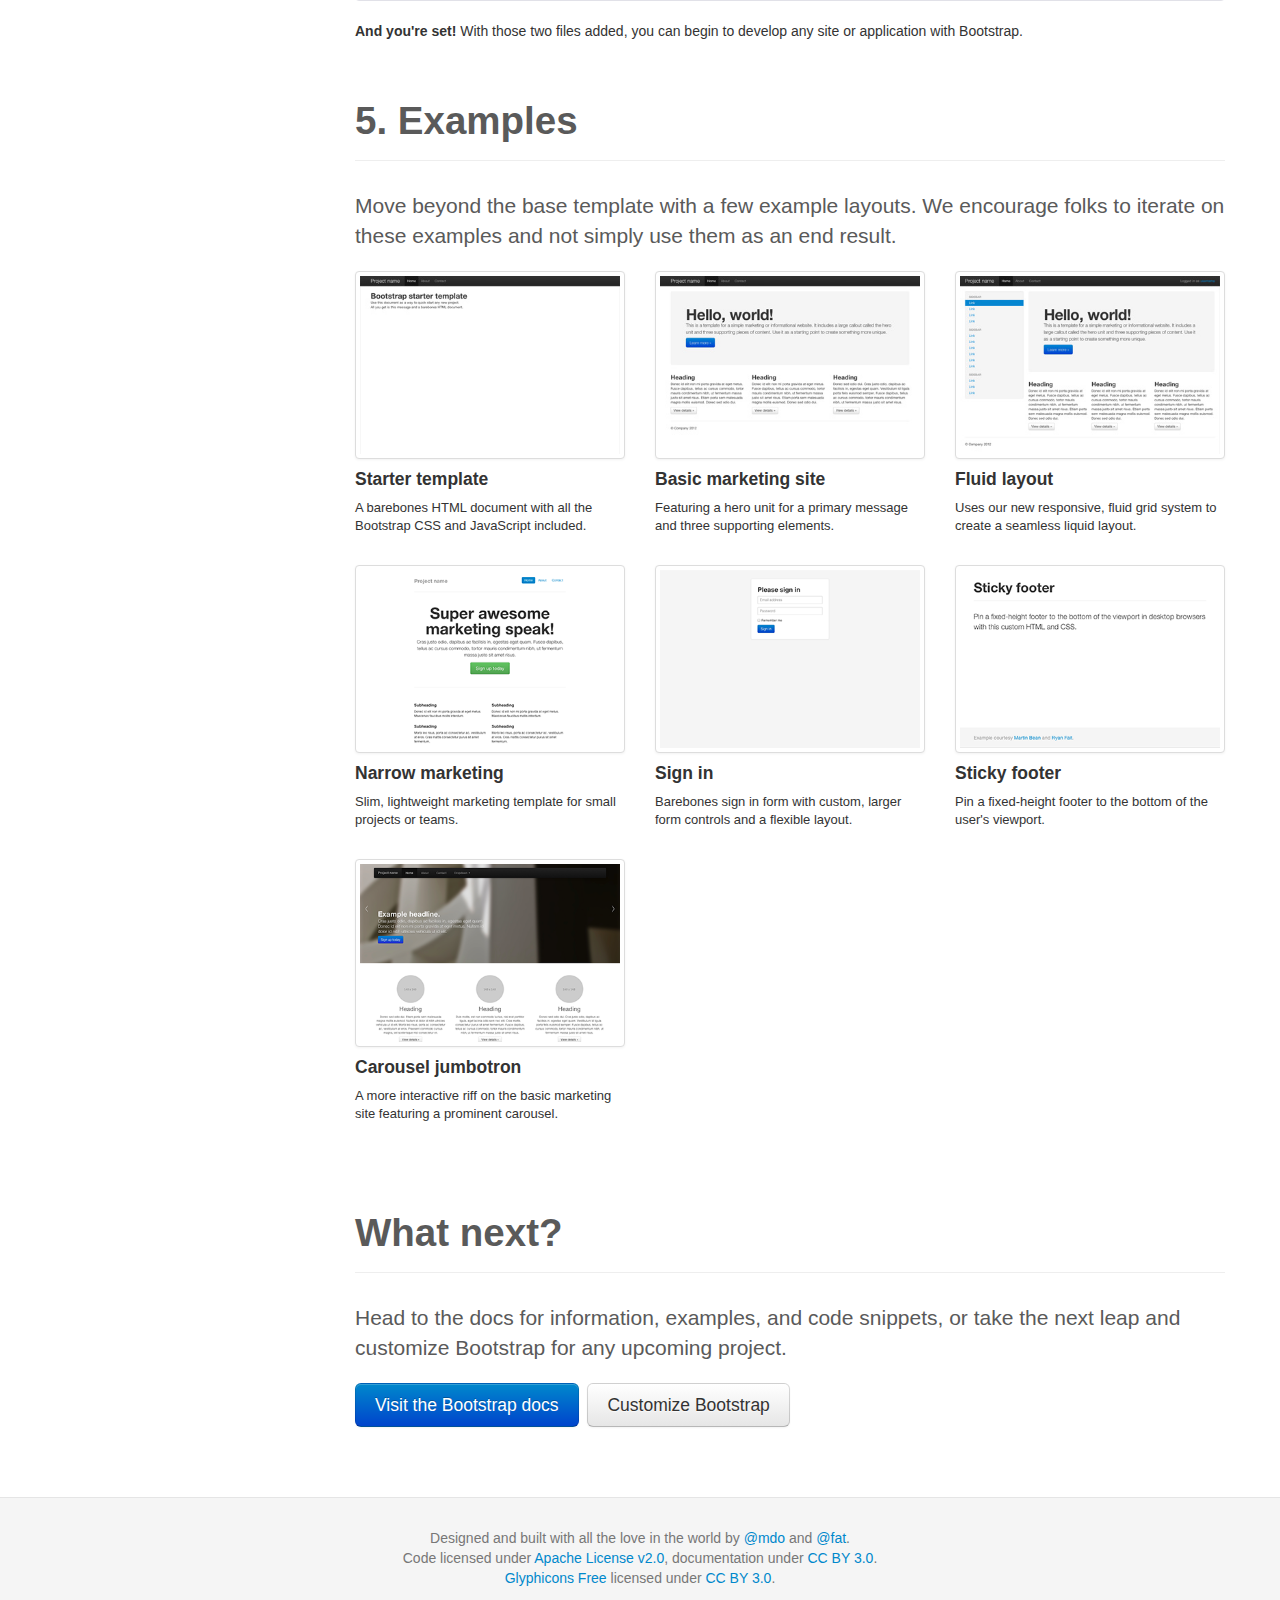
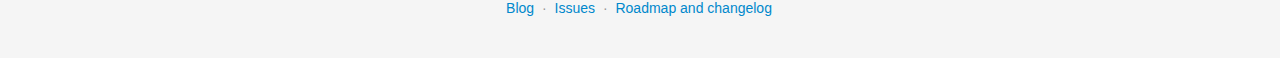
<file: 2013/system/docs/getting-started.html>
<!DOCTYPE html>
<html lang="en">
  <head>
    <meta charset="utf-8">
    <title>Getting · Bootstrap</title>
    <meta name="viewport" content="width=device-width, initial-scale=1.0">
    <meta name="description" content="">
    <meta name="author" content="">

    <!-- Le styles -->
    <link href="assets/css/bootstrap.css" rel="stylesheet">
    <link href="assets/css/bootstrap-responsive.css" rel="stylesheet">
    <link href="assets/css/docs.css" rel="stylesheet">
    <link href="assets/js/google-code-prettify/prettify.css" rel="stylesheet">

    <!-- Le HTML5 shim, for IE6-8 support of HTML5 elements -->
    <!--[if lt IE 9]>
      <script src="http://html5shim.googlecode.com/svn/trunk/html5.js"></script>
    <![endif]-->

    <!-- Le fav and touch icons -->
    <link rel="apple-touch-icon-precomposed" sizes="144x144" href="assets/ico/apple-touch-icon-144-precomposed.png">
    <link rel="apple-touch-icon-precomposed" sizes="114x114" href="assets/ico/apple-touch-icon-114-precomposed.png">
      <link rel="apple-touch-icon-precomposed" sizes="72x72" href="assets/ico/apple-touch-icon-72-precomposed.png">
                    <link rel="apple-touch-icon-precomposed" href="assets/ico/apple-touch-icon-57-precomposed.png">
                                   <link rel="shortcut icon" href="assets/ico/favicon.png">

  </head>

  <body data-spy="scroll" data-target=".bs-docs-sidebar">

    <!-- Navbar
    ================================================== -->
    <div class="navbar navbar-inverse navbar-fixed-top">
      <div class="navbar-inner">
        <div class="container">
          <button type="button" class="btn btn-navbar" data-toggle="collapse" data-target=".nav-collapse">
            <span class="icon-bar"></span>
            <span class="icon-bar"></span>
            <span class="icon-bar"></span>
          </button>
          <a class="brand" href="./index.html">Bootstrap</a>
          <div class="nav-collapse collapse">
            <ul class="nav">
              <li class="">
                <a href="./index.html">Home</a>
              </li>
              <li class="active">
                <a href="./getting-started.html">Get started</a>
              </li>
              <li class="">
                <a href="./scaffolding.html">Scaffolding</a>
              </li>
              <li class="">
                <a href="./base-css.html">Base CSS</a>
              </li>
              <li class="">
                <a href="./components.html">Components</a>
              </li>
              <li class="">
                <a href="./javascript.html">JavaScript</a>
              </li>
              <li class="">
                <a href="./customize.html">Customize</a>
              </li>
            </ul>
          </div>
        </div>
      </div>
    </div>

<!-- Subhead
================================================== -->
<header class="jumbotron subhead" id="overview">
  <div class="container">
    <h1>Getting started</h1>
    <p class="lead">Overview of the project, its contents, and how to get started with a simple template.</p>
  </div>
</header>


  <div class="container">

    <!-- Docs nav
    ================================================== -->
    <div class="row">
      <div class="span3 bs-docs-sidebar">
        <ul class="nav nav-list bs-docs-sidenav">
          <li><a href="#download-bootstrap"><i class="icon-chevron-right"></i> Download</a></li>
          <li><a href="#file-structure"><i class="icon-chevron-right"></i> File structure</a></li>
          <li><a href="#contents"><i class="icon-chevron-right"></i> What's included</a></li>
          <li><a href="#html-template"><i class="icon-chevron-right"></i> HTML template</a></li>
          <li><a href="#examples"><i class="icon-chevron-right"></i> Examples</a></li>
          <li><a href="#what-next"><i class="icon-chevron-right"></i> What next?</a></li>
        </ul>
      </div>
      <div class="span9">



        <!-- Download
        ================================================== -->
        <section id="download-bootstrap">
          <div class="page-header">
            <h1>1. Download</h1>
          </div>
          <p class="lead">Before downloading, be sure to have a code editor (we recommend <a href="http://sublimetext.com/2">Sublime Text 2</a>) and some working knowledge of HTML and CSS. We won't walk through the source files here, but they are available for download. We'll focus on getting started with the compiled Bootstrap files.</p>

          <div class="row-fluid">
            <div class="span6">
              <h2>Download compiled</h2>
              <p><strong>Fastest way to get started:</strong> get the compiled and minified versions of our CSS, JS, and images. No docs or original source files.</p>
              <p><a class="btn btn-large btn-primary" href="assets/bootstrap.zip" >Download Bootstrap</a></p>
            </div>
            <div class="span6">
              <h2>Download source</h2>
              <p>Get the original files for all CSS and JavaScript, along with a local copy of the docs by downloading the latest version directly from GitHub.</p>
              <p><a class="btn btn-large" href="https://github.com/twitter/bootstrap/zipball/master" >Download Bootstrap source</a></p>
            </div>
          </div>
        </section>



        <!-- File structure
        ================================================== -->
        <section id="file-structure">
          <div class="page-header">
            <h1>2. File structure</h1>
          </div>
          <p class="lead">Within the download you'll find the following file structure and contents, logically grouping common assets and providing both compiled and minified variations.</p>
          <p>Once downloaded, unzip the compressed folder to see the structure of (the compiled) Bootstrap. You'll see something like this:</p>
<pre class="prettyprint">
  bootstrap/
  ├── css/
  │   ├── bootstrap.css
  │   ├── bootstrap.min.css
  ├── js/
  │   ├── bootstrap.js
  │   ├── bootstrap.min.js
  └── img/
      ├── glyphicons-halflings.png
      └── glyphicons-halflings-white.png
</pre>
          <p>This is the most basic form of Bootstrap: compiled files for quick drop-in usage in nearly any web project. We provide compiled CSS and JS (<code>bootstrap.*</code>), as well as compiled and minified CSS and JS (<code>bootstrap.min.*</code>). The image files are compressed using <a href="http://imageoptim.com/">ImageOptim</a>, a Mac app for compressing PNGs.</p>
          <p>Please note that all JavaScript plugins require jQuery to be included.</p>
        </section>



        <!-- Contents
        ================================================== -->
        <section id="contents">
          <div class="page-header">
            <h1>3. What's included</h1>
          </div>
          <p class="lead">Bootstrap comes equipped with HTML, CSS, and JS for all sorts of things, but they can be summarized with a handful of categories visible at the top of the <a href="http://getbootstrap.com">Bootstrap documentation</a>.</p>

          <h2>Docs sections</h2>
          <h4><a href="http://twitter.github.com/bootstrap/scaffolding.html">Scaffolding</a></h4>
          <p>Global styles for the body to reset type and background, link styles, grid system, and two simple layouts.</p>
          <h4><a href="http://twitter.github.com/bootstrap/base-css.html">Base CSS</a></h4>
          <p>Styles for common HTML elements like typography, code, tables, forms, and buttons. Also includes <a href="http://glyphicons.com">Glyphicons</a>, a great little icon set.</p>
          <h4><a href="http://twitter.github.com/bootstrap/components.html">Components</a></h4>
          <p>Basic styles for common interface components like tabs and pills, navbar, alerts, page headers, and more.</p>
          <h4><a href="http://twitter.github.com/bootstrap/javascript.html">JavaScript plugins</a></h4>
          <p>Similar to Components, these JavaScript plugins are interactive components for things like tooltips, popovers, modals, and more.</p>

          <h2>List of components</h2>
          <p>Together, the <strong>Components</strong> and <strong>JavaScript plugins</strong> sections provide the following interface elements:</p>
          <ul>
            <li>Button groups</li>
            <li>Button dropdowns</li>
            <li>Navigational tabs, pills, and lists</li>
            <li>Navbar</li>
            <li>Labels</li>
            <li>Badges</li>
            <li>Page headers and hero unit</li>
            <li>Thumbnails</li>
            <li>Alerts</li>
            <li>Progress bars</li>
            <li>Modals</li>
            <li>Dropdowns</li>
            <li>Tooltips</li>
            <li>Popovers</li>
            <li>Accordion</li>
            <li>Carousel</li>
            <li>Typeahead</li>
          </ul>
          <p>In future guides, we may walk through these components individually in more detail. Until then, look for each of these in the documentation for information on how to utilize and customize them.</p>
        </section>



        <!-- HTML template
        ================================================== -->
        <section id="html-template">
          <div class="page-header">
            <h1>4. Basic HTML template</h1>
          </div>
          <p class="lead">With a brief intro into the contents out of the way, we can focus on putting Bootstrap to use. To do that, we'll utilize a basic HTML template that includes everything we mentioned in the <a href="#file-structure">File structure</a>.</p>
          <p>Now, here's a look at a <strong>typical HTML file</strong>:</p>
<pre class="prettyprint linenums">
&lt;!DOCTYPE html&gt;
&lt;html&gt;
  &lt;head&gt;
    &lt;title&gt;Bootstrap 101 Template&lt;/title&gt;
  &lt;/head&gt;
  &lt;body&gt;
    &lt;h1&gt;Hello, world!&lt;/h1&gt;
    &lt;script src="http://code.jquery.com/jquery-latest.js"&gt;&lt;/script&gt;
  &lt;/body&gt;
&lt;/html&gt;
</pre>
          <p>To make this <strong>a Bootstrapped template</strong>, just include the appropriate CSS and JS files:</p>
<pre class="prettyprint linenums">
&lt;!DOCTYPE html&gt;
&lt;html&gt;
  &lt;head&gt;
    &lt;title&gt;Bootstrap 101 Template&lt;/title&gt;
    &lt;!-- Bootstrap --&gt;
    &lt;link href="css/bootstrap.min.css" rel="stylesheet" media="screen"&gt;
  &lt;/head&gt;
  &lt;body&gt;
    &lt;h1&gt;Hello, world!&lt;/h1&gt;
    &lt;script src="http://code.jquery.com/jquery-latest.js"&gt;&lt;/script&gt;
    &lt;script src="js/bootstrap.min.js"&gt;&lt;/script&gt;
  &lt;/body&gt;
&lt;/html&gt;
</pre>
          <p><strong>And you're set!</strong> With those two files added, you can begin to develop any site or application with Bootstrap.</p>
        </section>



        <!-- Examples
        ================================================== -->
        <section id="examples">
          <div class="page-header">
            <h1>5. Examples</h1>
          </div>
          <p class="lead">Move beyond the base template with a few example layouts. We encourage folks to iterate on these examples and not simply use them as an end result.</p>
          <ul class="thumbnails bootstrap-examples">
            <li class="span3">
              <a class="thumbnail" href="examples/starter-template.html">
                <img src="assets/img/examples/bootstrap-example-starter.jpg" alt="">
              </a>
              <h4>Starter template</h4>
              <p>A barebones HTML document with all the Bootstrap CSS and JavaScript included.</p>
            </li>
            <li class="span3">
              <a class="thumbnail" href="examples/hero.html">
                <img src="assets/img/examples/bootstrap-example-hero.jpg" alt="">
              </a>
              <h4>Basic marketing site</h4>
              <p>Featuring a hero unit for a primary message and three supporting elements.</p>
            </li>
            <li class="span3">
              <a class="thumbnail" href="examples/fluid.html">
                <img src="assets/img/examples/bootstrap-example-fluid.jpg" alt="">
              </a>
              <h4>Fluid layout</h4>
              <p>Uses our new responsive, fluid grid system to create a seamless liquid layout.</p>
            </li>

            <li class="span3">
              <a class="thumbnail" href="examples/marketing-narrow.html">
                <img src="assets/img/examples/bootstrap-example-marketing-narrow.png" alt="">
              </a>
              <h4>Narrow marketing</h4>
              <p>Slim, lightweight marketing template for small projects or teams.</p>
            </li>
            <li class="span3">
              <a class="thumbnail" href="examples/signin.html">
                <img src="assets/img/examples/bootstrap-example-signin.png" alt="">
              </a>
              <h4>Sign in</h4>
              <p>Barebones sign in form with custom, larger form controls and a flexible layout.</p>
            </li>
            <li class="span3">
              <a class="thumbnail" href="examples/sticky-footer.html">
                <img src="assets/img/examples/bootstrap-example-sticky-footer.png" alt="">
              </a>
              <h4>Sticky footer</h4>
              <p>Pin a fixed-height footer to the bottom of the user's viewport.</p>
            </li>

            <li class="span3">
              <a class="thumbnail" href="examples/carousel.html">
                <img src="assets/img/examples/bootstrap-example-carousel.png" alt="">
              </a>
              <h4>Carousel jumbotron</h4>
              <p>A more interactive riff on the basic marketing site featuring a prominent carousel.</p>
            </li>
          </ul>
        </section>




        <!-- Next
        ================================================== -->
        <section id="what-next">
          <div class="page-header">
            <h1>What next?</h1>
          </div>
          <p class="lead">Head to the docs for information, examples, and code snippets, or take the next leap and customize Bootstrap for any upcoming project.</p>
          <a class="btn btn-large btn-primary" href="./scaffolding.html" >Visit the Bootstrap docs</a>
          <a class="btn btn-large" href="./customize.html" style="margin-left: 5px;" >Customize Bootstrap</a>
        </section>




      </div>
    </div>

  </div>



    <!-- Footer
    ================================================== -->
    <footer class="footer">
      <div class="container">
        <p>Designed and built with all the love in the world by <a href="http://twitter.com/mdo" target="_blank">@mdo</a> and <a href="http://twitter.com/fat" target="_blank">@fat</a>.</p>
        <p>Code licensed under <a href="http://www.apache.org/licenses/LICENSE-2.0" target="_blank">Apache License v2.0</a>, documentation under <a href="http://creativecommons.org/licenses/by/3.0/">CC BY 3.0</a>.</p>
        <p><a href="http://glyphicons.com">Glyphicons Free</a> licensed under <a href="http://creativecommons.org/licenses/by/3.0/">CC BY 3.0</a>.</p>
        <ul class="footer-links">
          <li><a href="http://blog.getbootstrap.com">Blog</a></li>
          <li class="muted">&middot;</li>
          <li><a href="https://github.com/twitter/bootstrap/issues?state=open">Issues</a></li>
          <li class="muted">&middot;</li>
          <li><a href="https://github.com/twitter/bootstrap/wiki">Roadmap and changelog</a></li>
        </ul>
      </div>
    </footer>



    <!-- Le javascript
    ================================================== -->
    <!-- Placed at the end of the document so the pages load faster -->
    <script type="text/javascript" src="http://platform.twitter.com/widgets.js"></script>
    <script src="assets/js/jquery.js"></script>
    <script src="assets/js/bootstrap-transition.js"></script>
    <script src="assets/js/bootstrap-alert.js"></script>
    <script src="assets/js/bootstrap-modal.js"></script>
    <script src="assets/js/bootstrap-dropdown.js"></script>
    <script src="assets/js/bootstrap-scrollspy.js"></script>
    <script src="assets/js/bootstrap-tab.js"></script>
    <script src="assets/js/bootstrap-tooltip.js"></script>
    <script src="assets/js/bootstrap-popover.js"></script>
    <script src="assets/js/bootstrap-button.js"></script>
    <script src="assets/js/bootstrap-collapse.js"></script>
    <script src="assets/js/bootstrap-carousel.js"></script>
    <script src="assets/js/bootstrap-typeahead.js"></script>
    <script src="assets/js/bootstrap-affix.js"></script>

    <script src="assets/js/holder/holder.js"></script>
    <script src="assets/js/google-code-prettify/prettify.js"></script>

    <script src="assets/js/application.js"></script>



  </body>
</html>
</file>
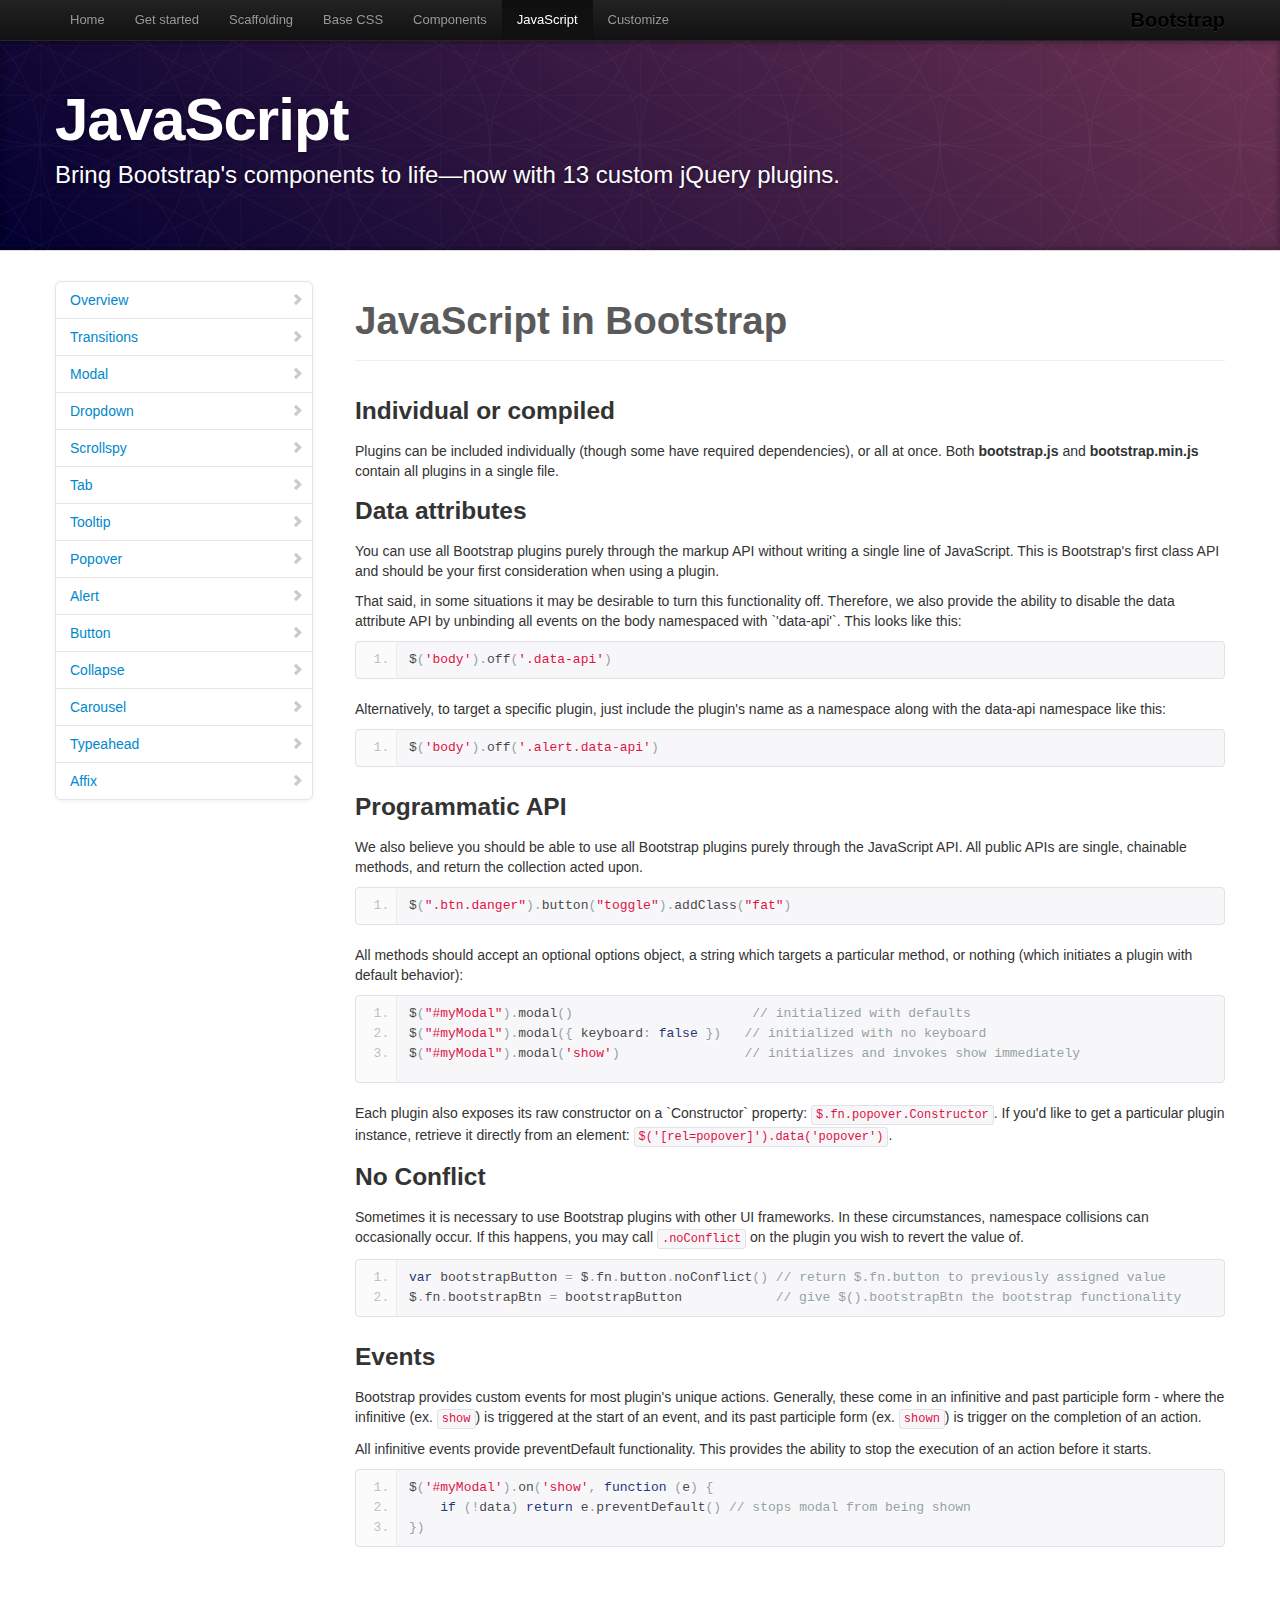
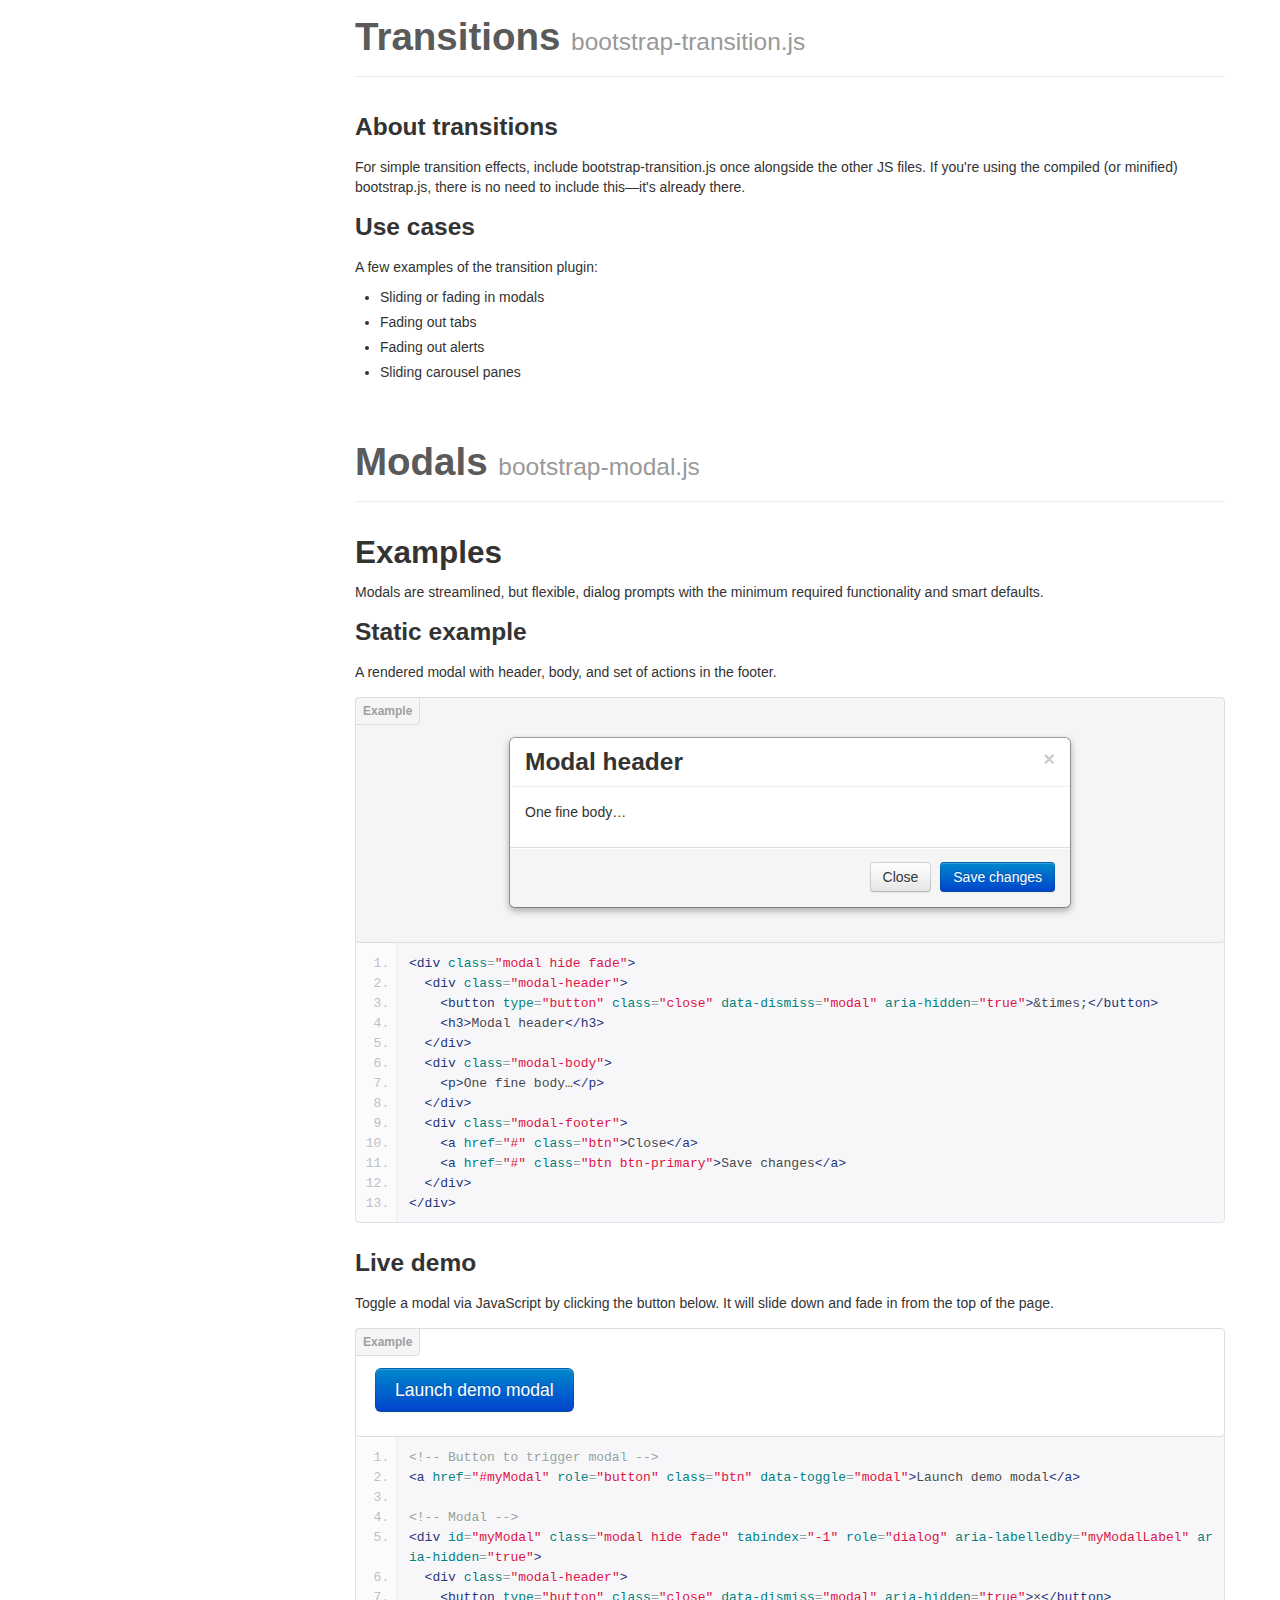
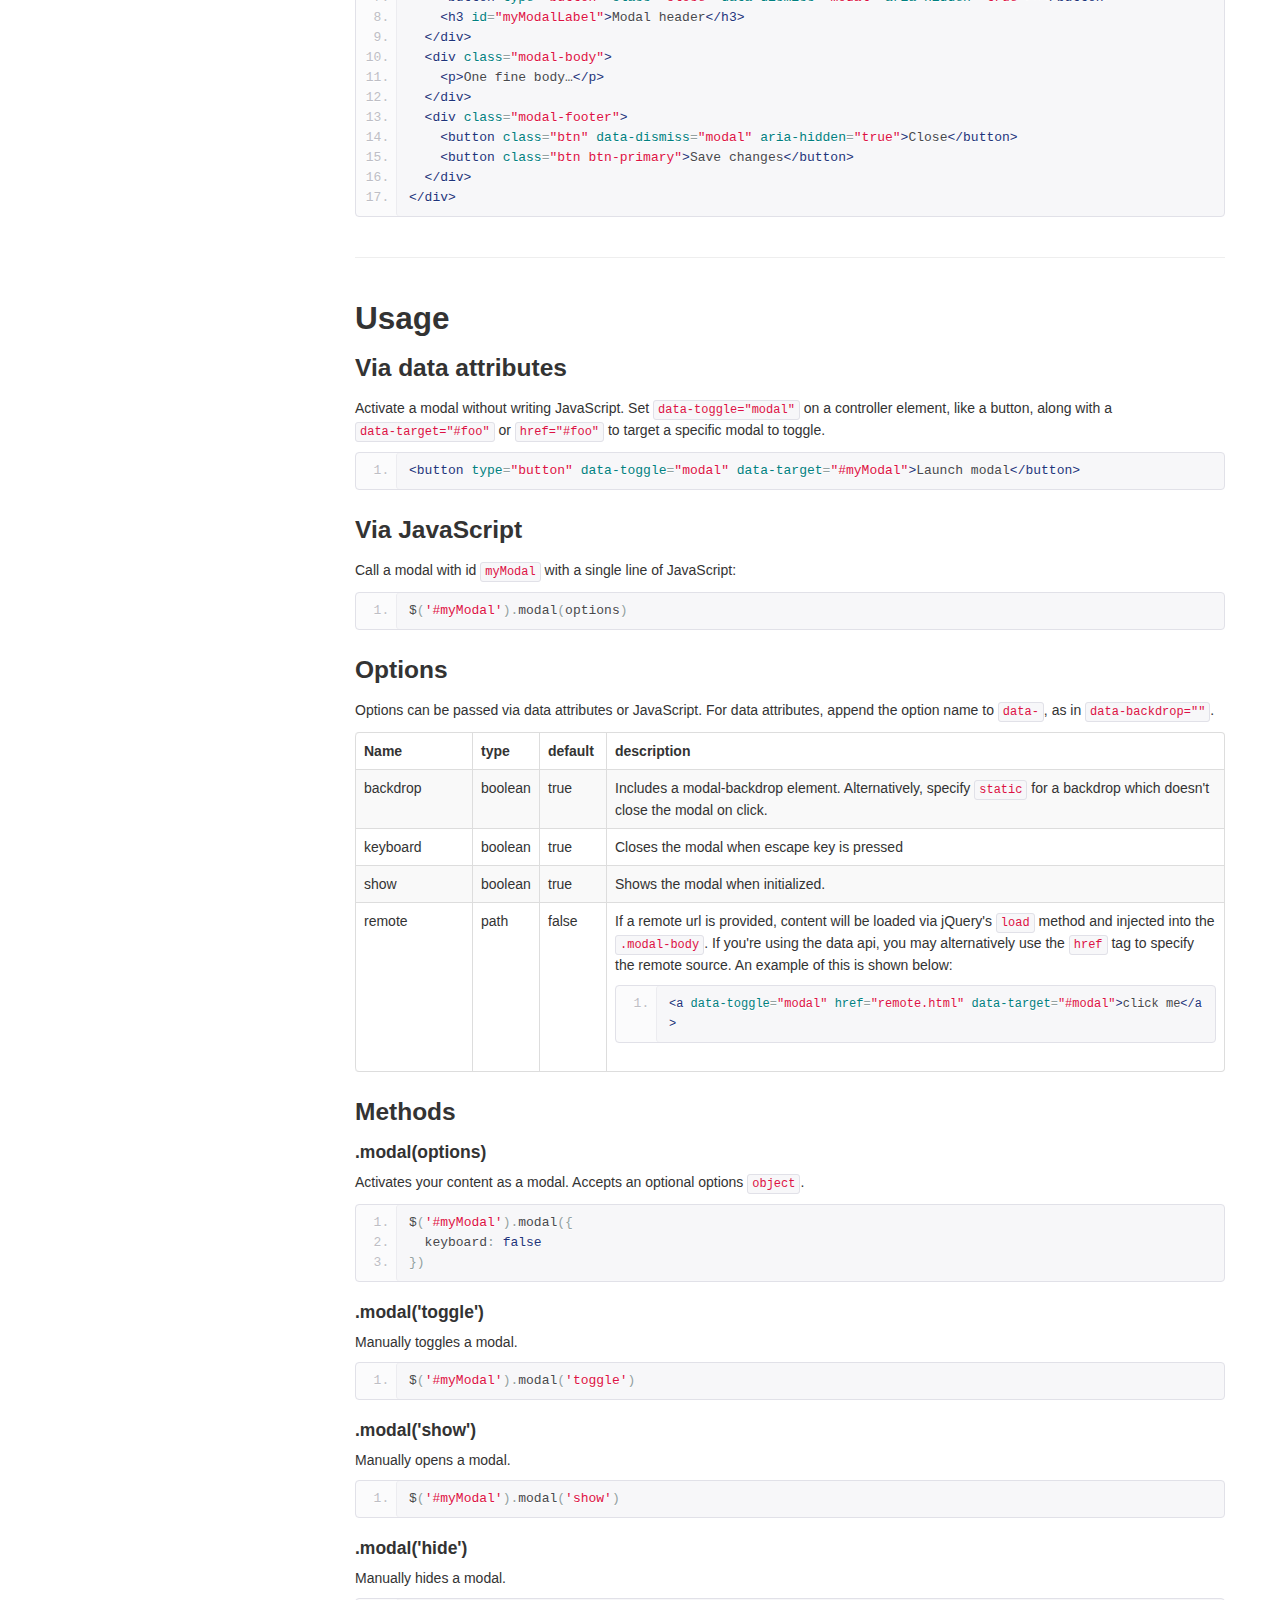
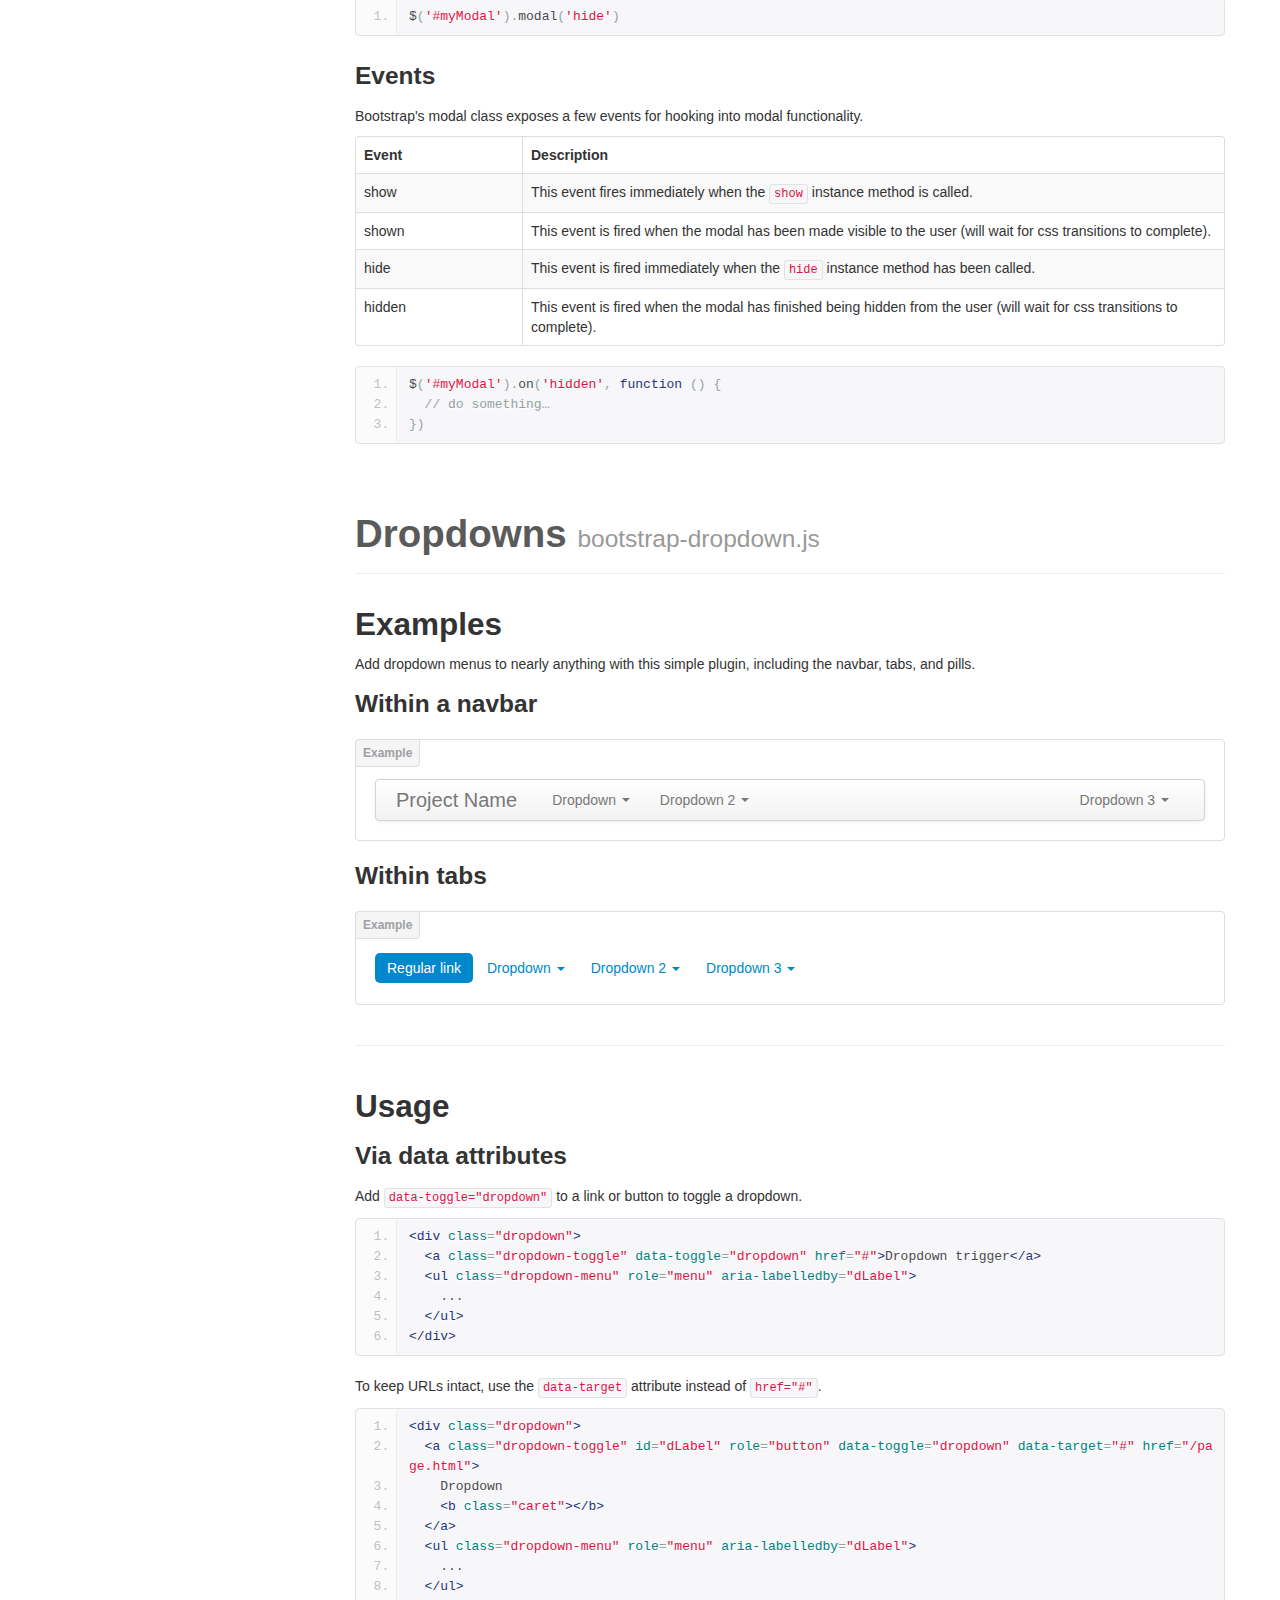
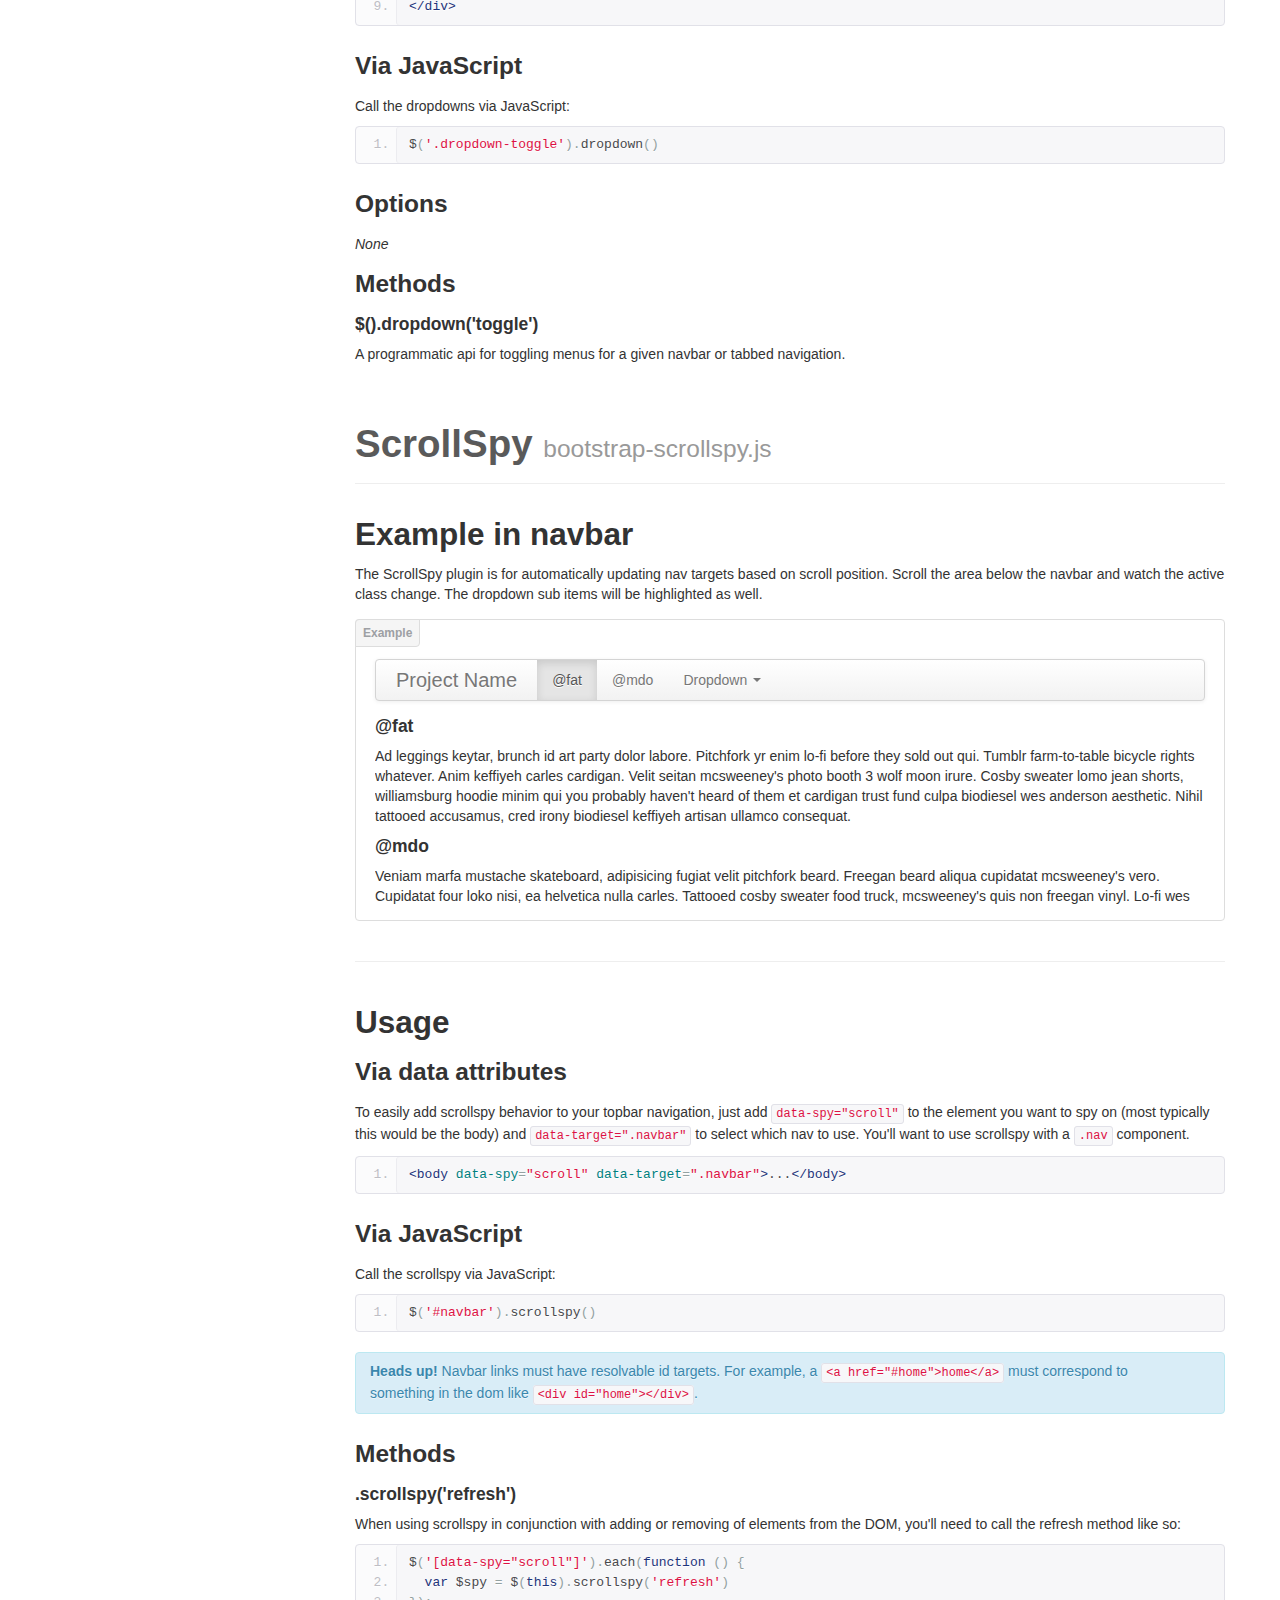
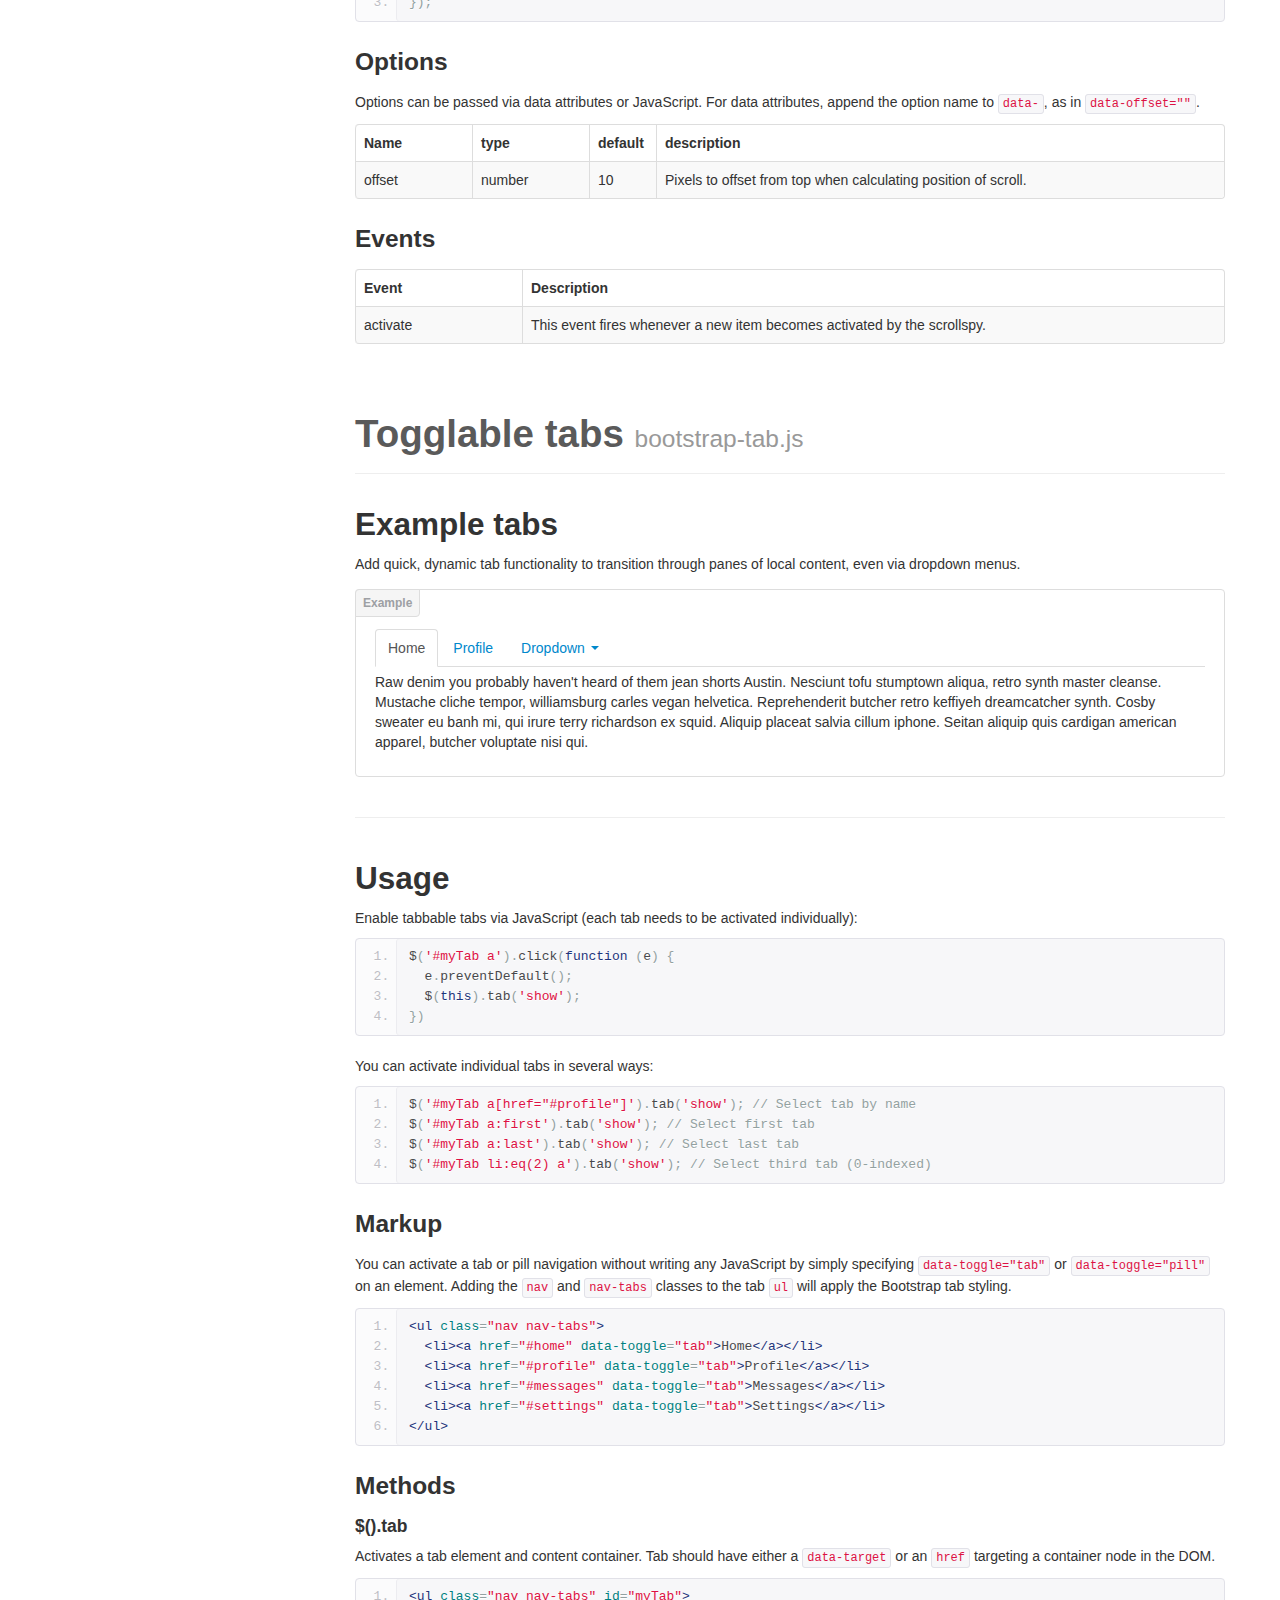
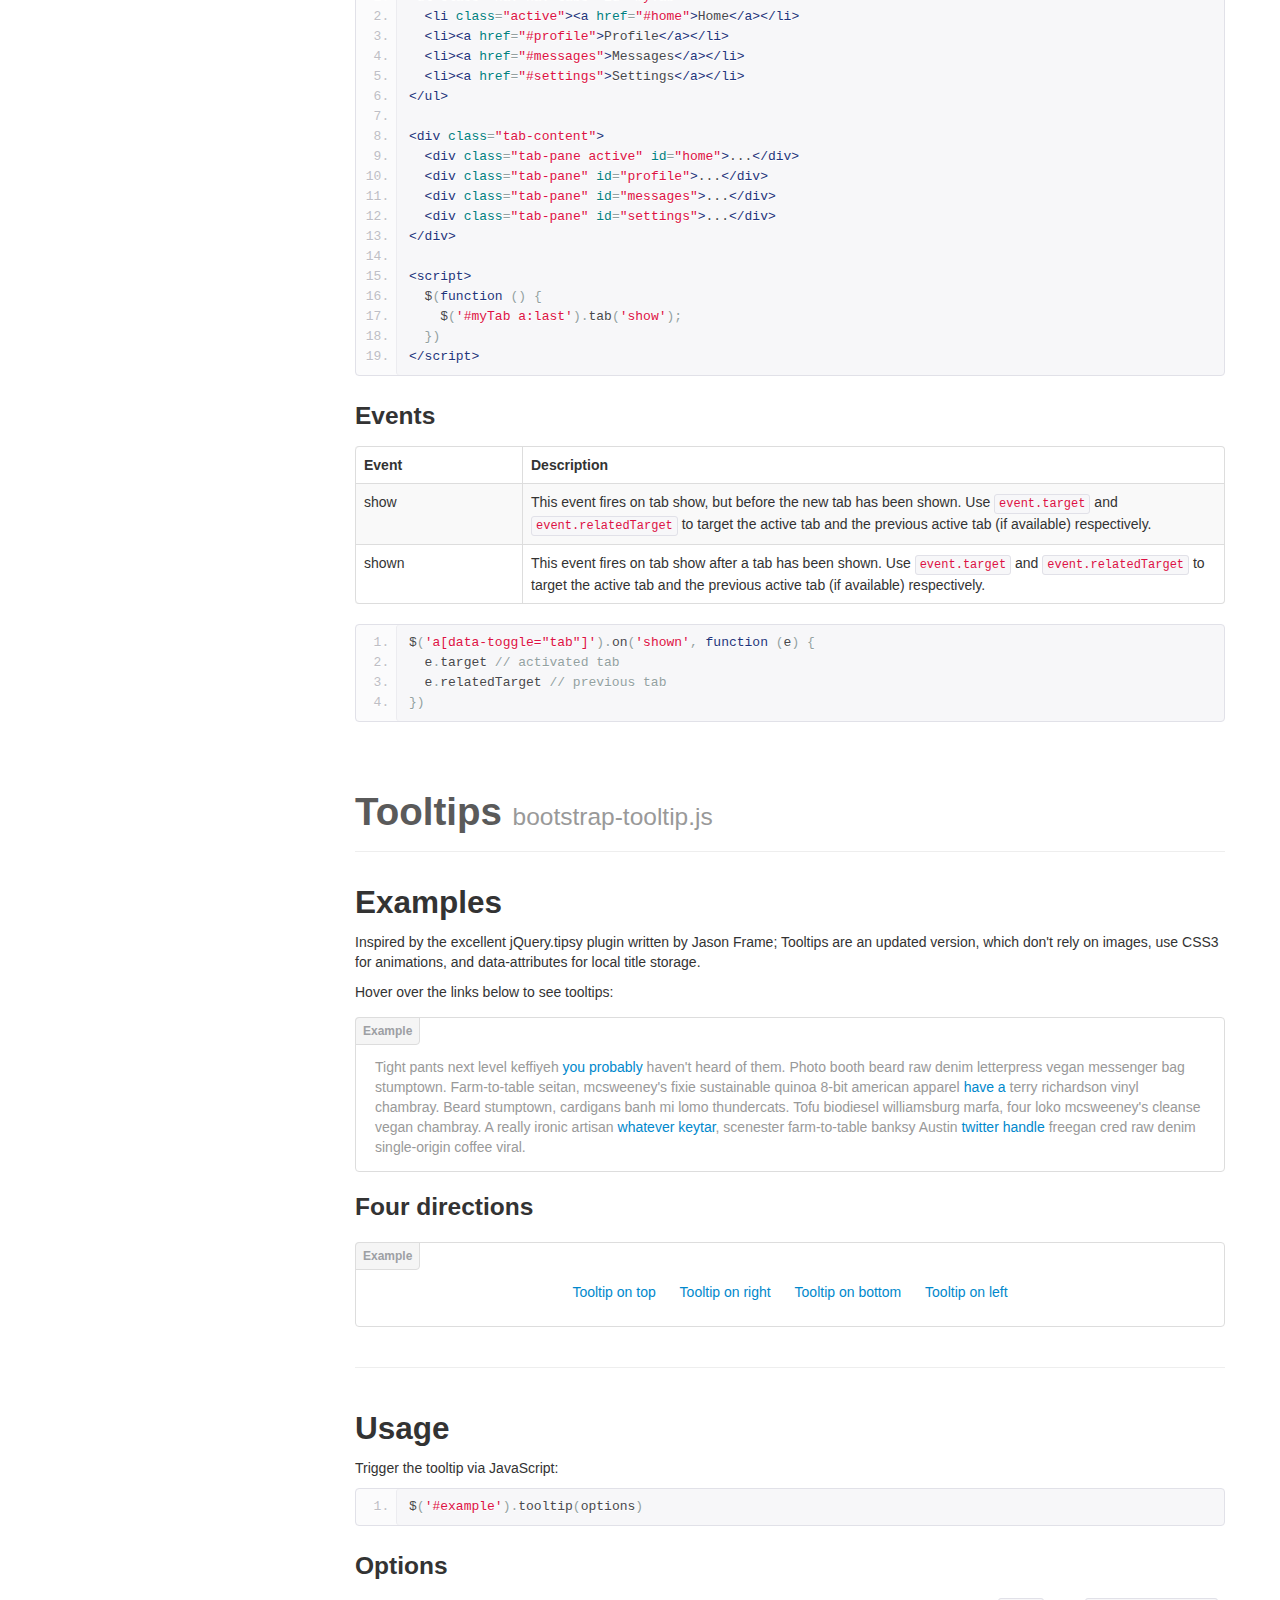
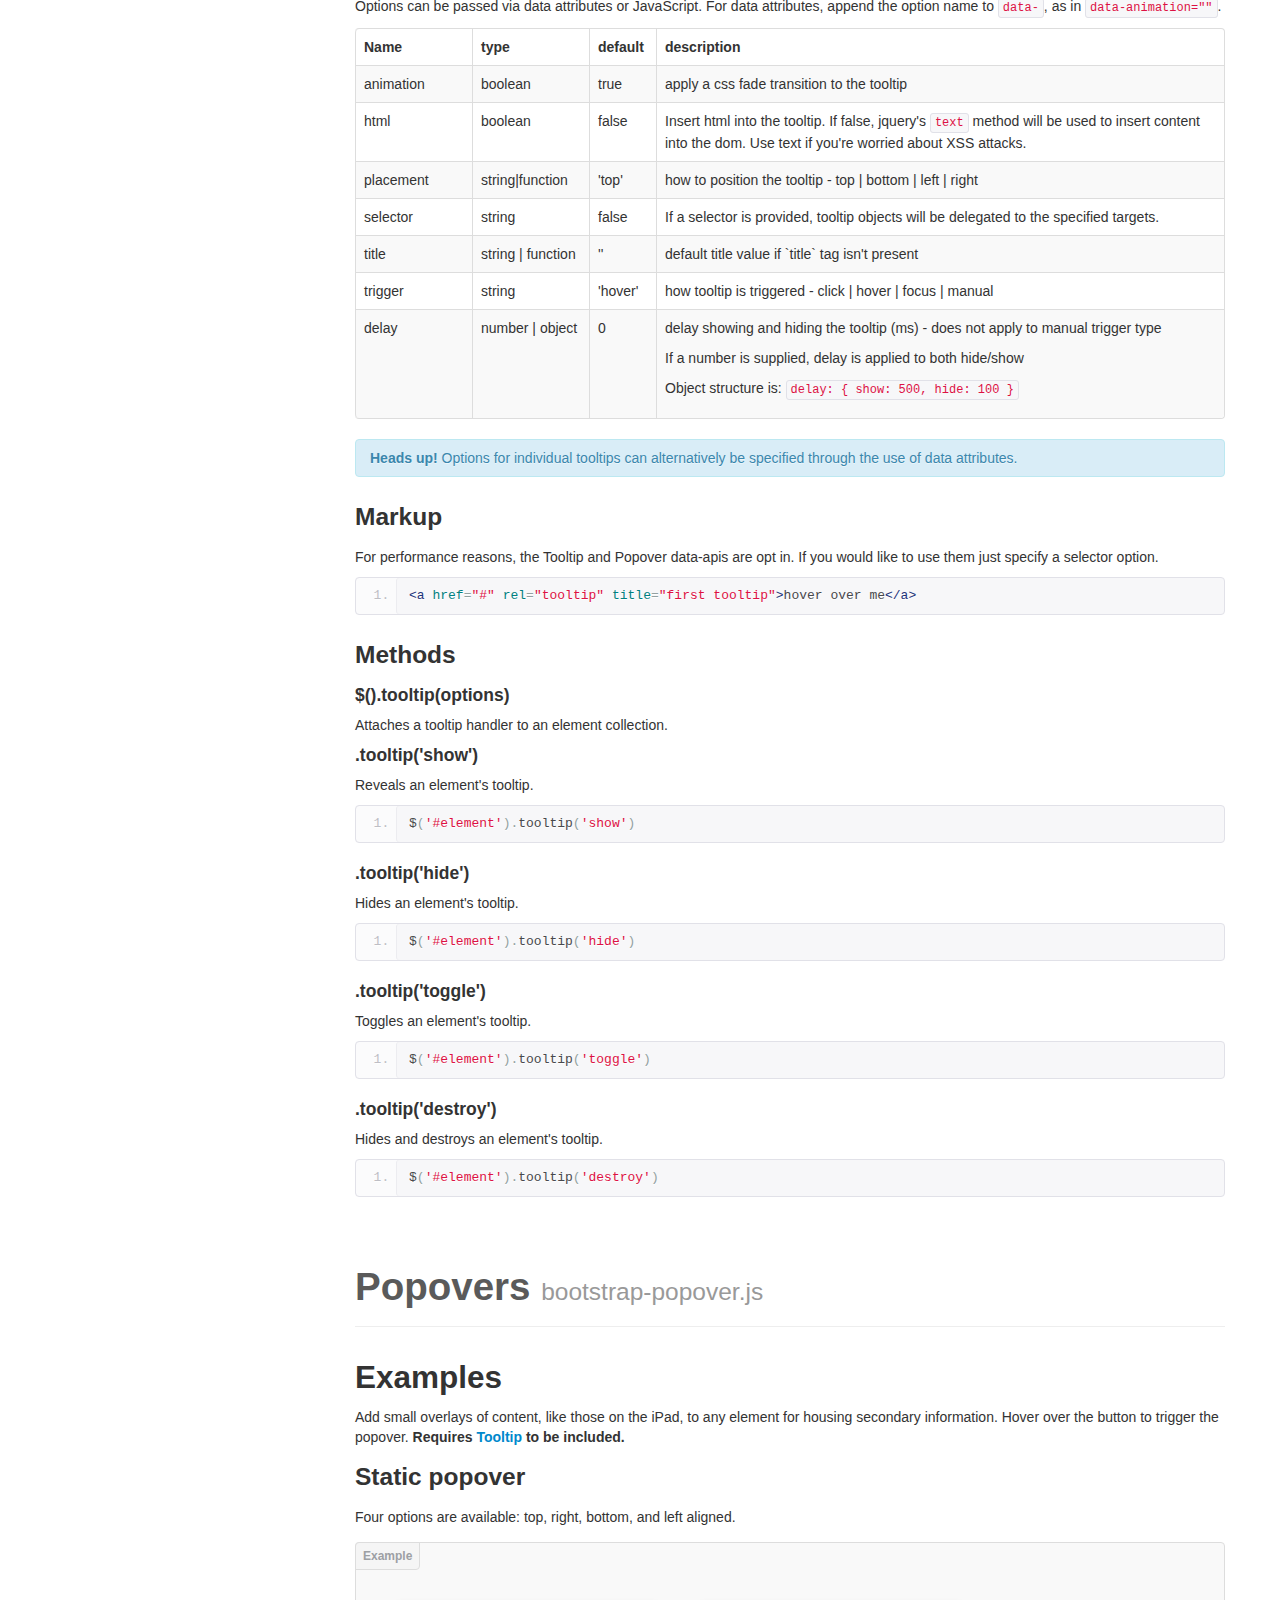
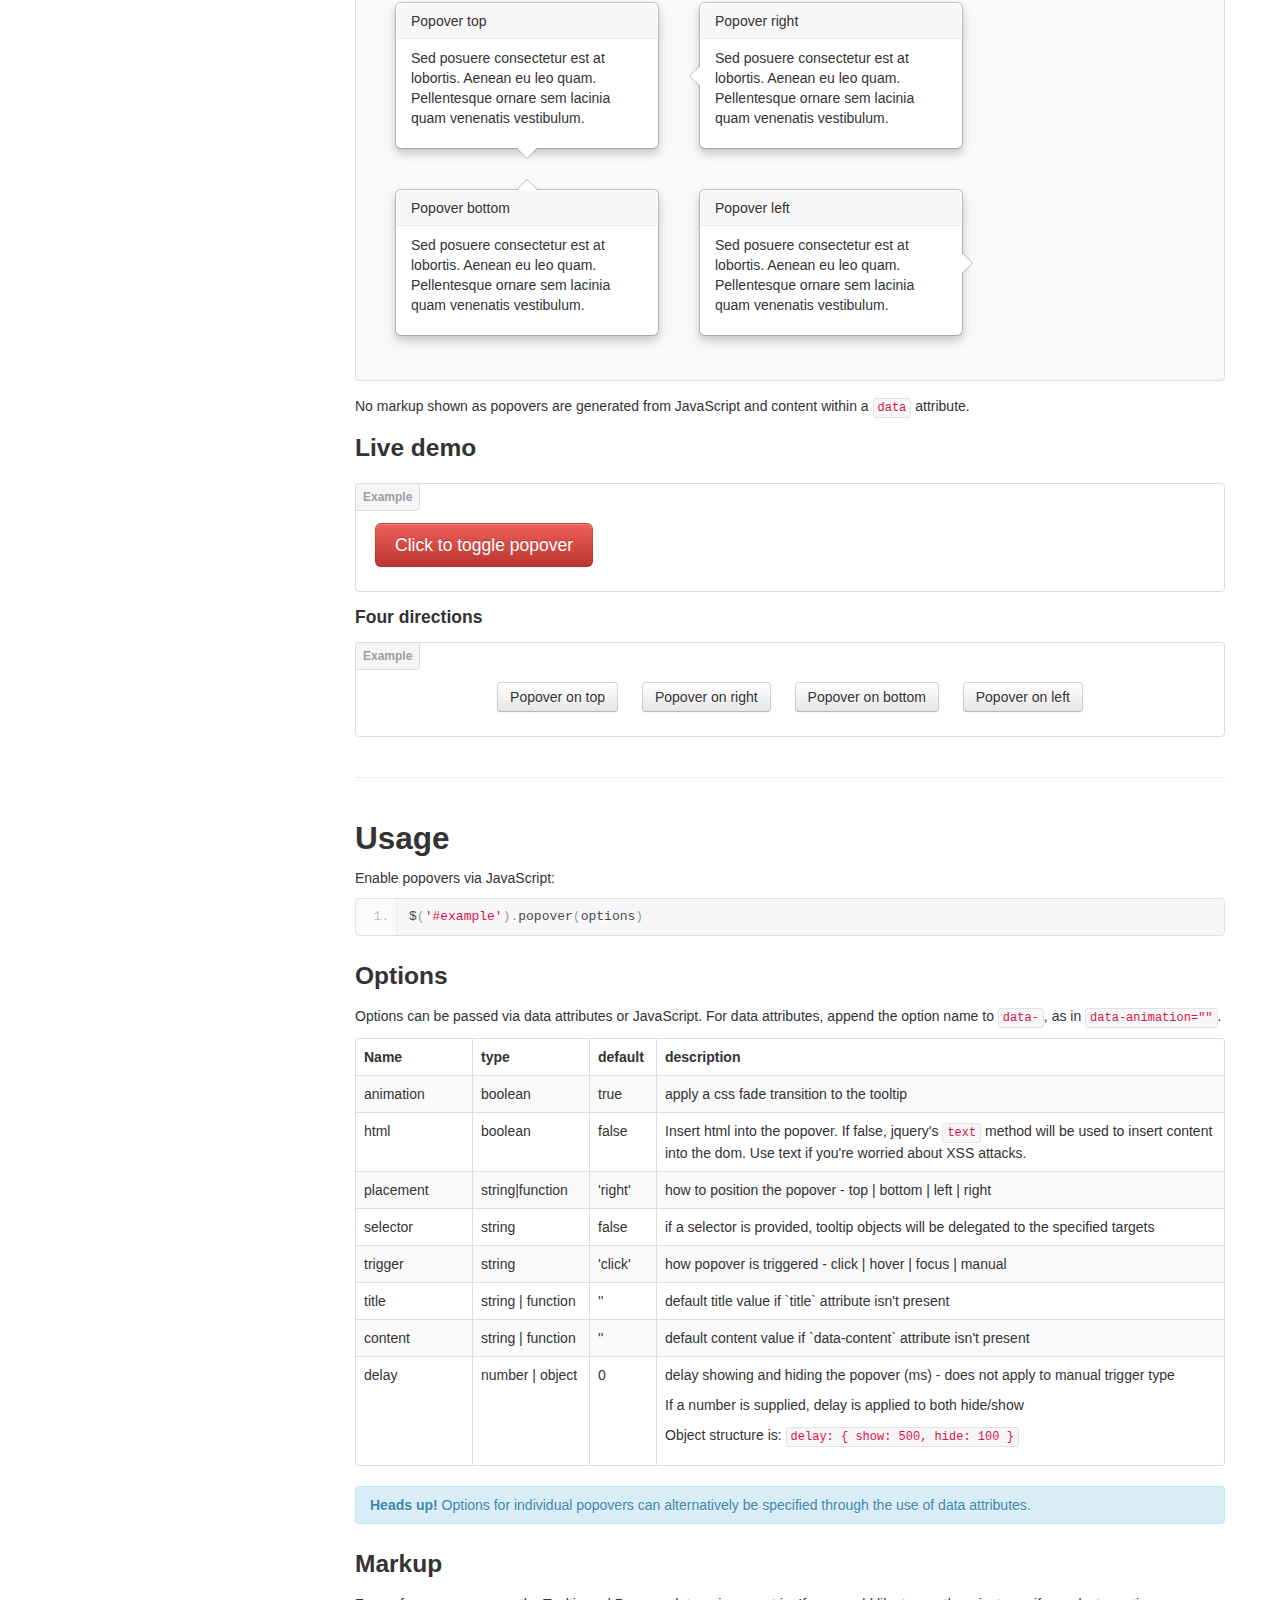
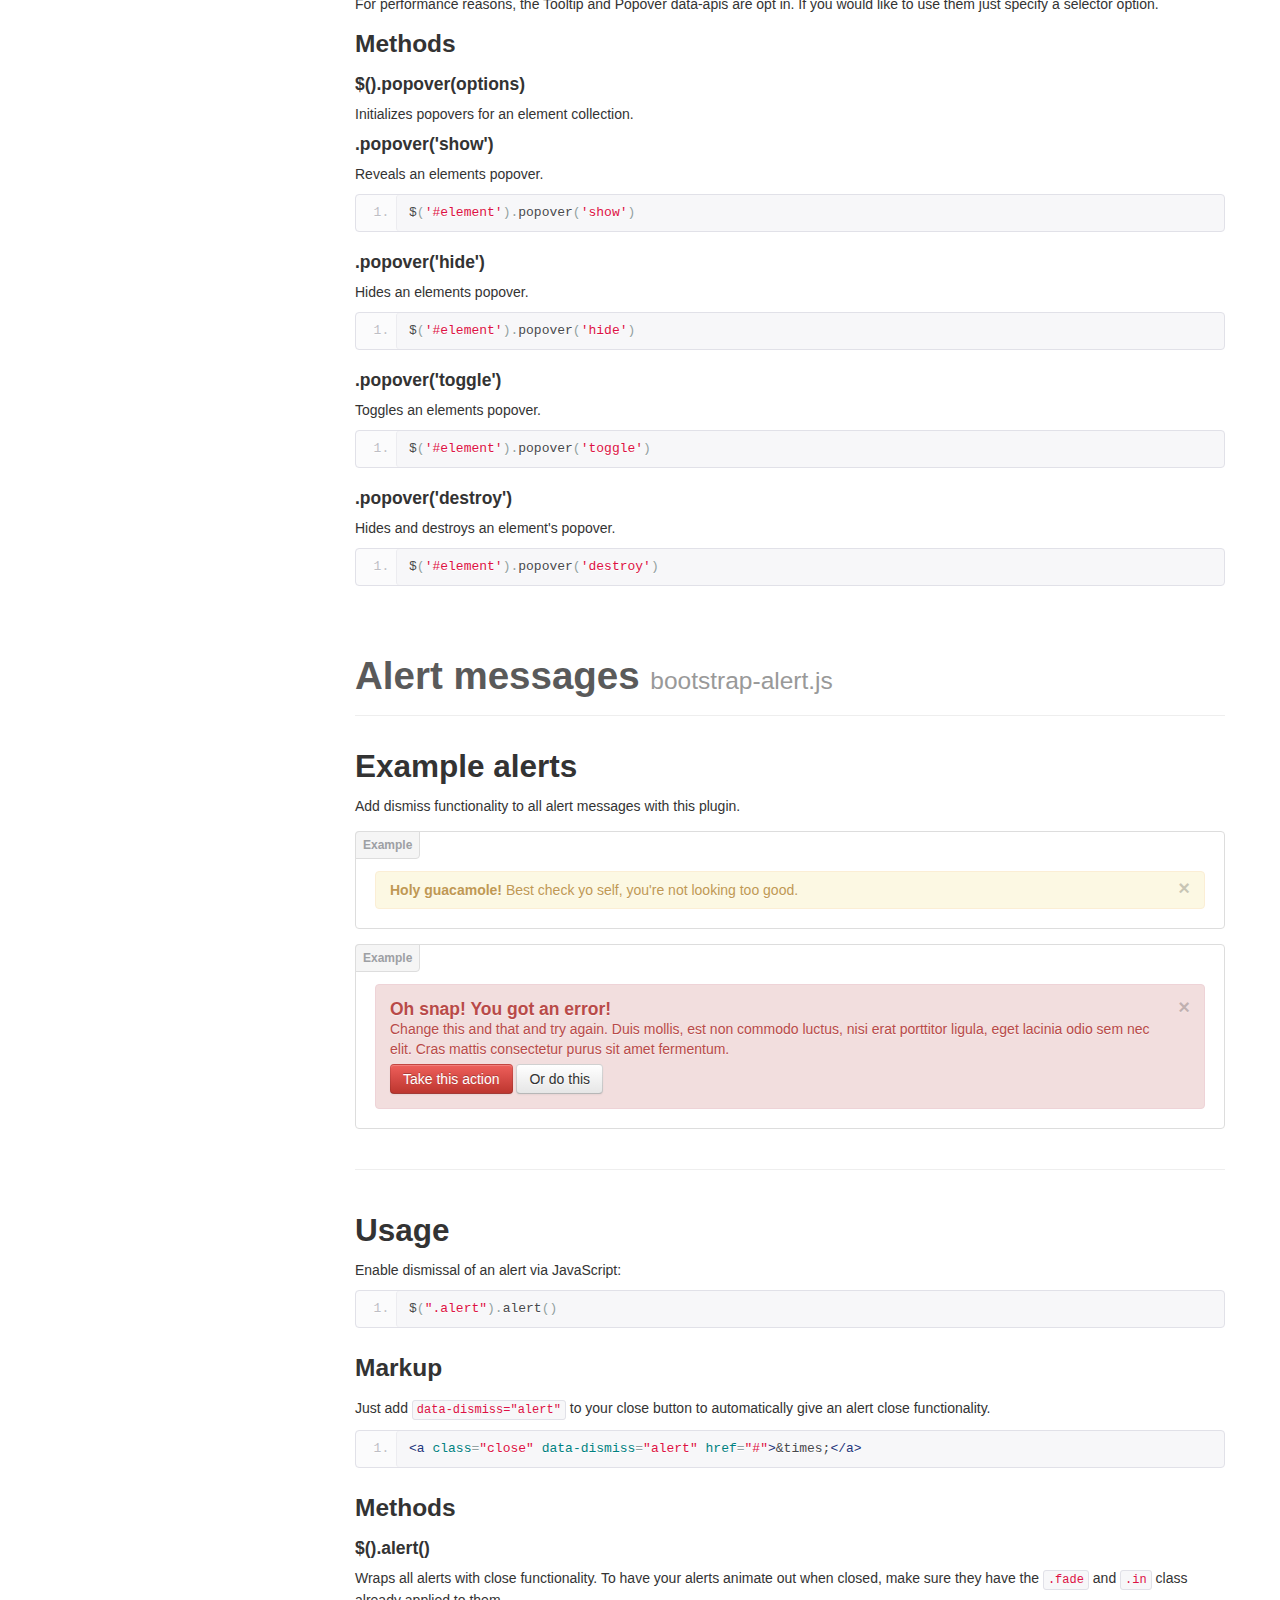
<file: 2013/system/docs/javascript.html>
<!DOCTYPE html>
<html lang="en">
  <head>
    <meta charset="utf-8">
    <title>Javascript · Bootstrap</title>
    <meta name="viewport" content="width=device-width, initial-scale=1.0">
    <meta name="description" content="">
    <meta name="author" content="">

    <!-- Le styles -->
    <link href="assets/css/bootstrap.css" rel="stylesheet">
    <link href="assets/css/bootstrap-responsive.css" rel="stylesheet">
    <link href="assets/css/docs.css" rel="stylesheet">
    <link href="assets/js/google-code-prettify/prettify.css" rel="stylesheet">

    <!-- Le HTML5 shim, for IE6-8 support of HTML5 elements -->
    <!--[if lt IE 9]>
      <script src="http://html5shim.googlecode.com/svn/trunk/html5.js"></script>
    <![endif]-->

    <!-- Le fav and touch icons -->
    <link rel="apple-touch-icon-precomposed" sizes="144x144" href="assets/ico/apple-touch-icon-144-precomposed.png">
    <link rel="apple-touch-icon-precomposed" sizes="114x114" href="assets/ico/apple-touch-icon-114-precomposed.png">
      <link rel="apple-touch-icon-precomposed" sizes="72x72" href="assets/ico/apple-touch-icon-72-precomposed.png">
                    <link rel="apple-touch-icon-precomposed" href="assets/ico/apple-touch-icon-57-precomposed.png">
                                   <link rel="shortcut icon" href="assets/ico/favicon.png">

  </head>

  <body data-spy="scroll" data-target=".bs-docs-sidebar">

    <!-- Navbar
    ================================================== -->
    <div class="navbar navbar-inverse navbar-fixed-top">
      <div class="navbar-inner">
        <div class="container">
          <button type="button" class="btn btn-navbar" data-toggle="collapse" data-target=".nav-collapse">
            <span class="icon-bar"></span>
            <span class="icon-bar"></span>
            <span class="icon-bar"></span>
          </button>
          <a class="brand" href="./index.html">Bootstrap</a>
          <div class="nav-collapse collapse">
            <ul class="nav">
              <li class="">
                <a href="./index.html">Home</a>
              </li>
              <li class="">
                <a href="./getting-started.html">Get started</a>
              </li>
              <li class="">
                <a href="./scaffolding.html">Scaffolding</a>
              </li>
              <li class="">
                <a href="./base-css.html">Base CSS</a>
              </li>
              <li class="">
                <a href="./components.html">Components</a>
              </li>
              <li class="active">
                <a href="./javascript.html">JavaScript</a>
              </li>
              <li class="">
                <a href="./customize.html">Customize</a>
              </li>
            </ul>
          </div>
        </div>
      </div>
    </div>

<!-- Subhead
================================================== -->
<header class="jumbotron subhead">
  <div class="container">
    <h1>JavaScript</h1>
    <p class="lead">Bring Bootstrap's components to life&mdash;now with 13 custom jQuery plugins.
  </div>
</header>

  <div class="container">

    <!-- Docs nav
    ================================================== -->
    <div class="row">
      <div class="span3 bs-docs-sidebar">
        <ul class="nav nav-list bs-docs-sidenav">
          <li><a href="#overview"><i class="icon-chevron-right"></i> Overview</a></li>
          <li><a href="#transitions"><i class="icon-chevron-right"></i> Transitions</a></li>
          <li><a href="#modals"><i class="icon-chevron-right"></i> Modal</a></li>
          <li><a href="#dropdowns"><i class="icon-chevron-right"></i> Dropdown</a></li>
          <li><a href="#scrollspy"><i class="icon-chevron-right"></i> Scrollspy</a></li>
          <li><a href="#tabs"><i class="icon-chevron-right"></i> Tab</a></li>
          <li><a href="#tooltips"><i class="icon-chevron-right"></i> Tooltip</a></li>
          <li><a href="#popovers"><i class="icon-chevron-right"></i> Popover</a></li>
          <li><a href="#alerts"><i class="icon-chevron-right"></i> Alert</a></li>
          <li><a href="#buttons"><i class="icon-chevron-right"></i> Button</a></li>
          <li><a href="#collapse"><i class="icon-chevron-right"></i> Collapse</a></li>
          <li><a href="#carousel"><i class="icon-chevron-right"></i> Carousel</a></li>
          <li><a href="#typeahead"><i class="icon-chevron-right"></i> Typeahead</a></li>
          <li><a href="#affix"><i class="icon-chevron-right"></i> Affix</a></li>
        </ul>
      </div>
      <div class="span9">


        <!-- Overview
        ================================================== -->
        <section id="overview">
          <div class="page-header">
            <h1>JavaScript in Bootstrap</h1>
          </div>

          <h3>Individual or compiled</h3>
          <p>Plugins can be included individually (though some have required dependencies), or all at once. Both <strong>bootstrap.js</strong> and <strong>bootstrap.min.js</strong> contain all plugins in a single file.</p>

          <h3>Data attributes</h3>
          <p>You can use all Bootstrap plugins purely through the markup API without writing a single line of JavaScript. This is Bootstrap's first class API and should be your first consideration when using a plugin.</p>

          <p>That said, in some situations it may be desirable to turn this functionality off. Therefore, we also provide the ability to disable the data attribute API by unbinding all events on the body namespaced with `'data-api'`. This looks like this:
          <pre class="prettyprint linenums">$('body').off('.data-api')</pre>

          <p>Alternatively, to target a specific plugin, just include the plugin's name as a namespace along with the data-api namespace like this:</p>
          <pre class="prettyprint linenums">$('body').off('.alert.data-api')</pre>

          <h3>Programmatic API</h3>
          <p>We also believe you should be able to use all Bootstrap plugins purely through the JavaScript API. All public APIs are single, chainable methods, and return the collection acted upon.</p>
          <pre class="prettyprint linenums">$(".btn.danger").button("toggle").addClass("fat")</pre>
          <p>All methods should accept an optional options object, a string which targets a particular method, or nothing (which initiates a plugin with default behavior):</p>
<pre class="prettyprint linenums">
$("#myModal").modal()                       // initialized with defaults
$("#myModal").modal({ keyboard: false })   // initialized with no keyboard
$("#myModal").modal('show')                // initializes and invokes show immediately</p>
</pre>
          <p>Each plugin also exposes its raw constructor on a `Constructor` property: <code>$.fn.popover.Constructor</code>. If you'd like to get a particular plugin instance, retrieve it directly from an element: <code>$('[rel=popover]').data('popover')</code>.</p>

          <h3>No Conflict</h3>
          <p>Sometimes it is necessary to use Bootstrap plugins with other UI frameworks. In these circumstances,  namespace collisions can occasionally occur. If this happens, you may call <code>.noConflict</code> on the plugin you wish to revert the value of.</p>

<pre class="prettyprint linenums">
var bootstrapButton = $.fn.button.noConflict() // return $.fn.button to previously assigned value
$.fn.bootstrapBtn = bootstrapButton            // give $().bootstrapBtn the bootstrap functionality
</pre>

          <h3>Events</h3>
          <p>Bootstrap provides custom events for most plugin's unique actions. Generally, these come in an infinitive and past participle form - where the infinitive (ex. <code>show</code>) is triggered at the start of an event, and its past participle form (ex. <code>shown</code>) is trigger on the completion of an action.</p>
          <p>All infinitive events provide preventDefault functionality. This provides the ability to stop the execution of an action before it starts.</p>
<pre class="prettyprint linenums">
$('#myModal').on('show', function (e) {
    if (!data) return e.preventDefault() // stops modal from being shown
})
</pre>
        </section>



        <!-- Transitions
        ================================================== -->
        <section id="transitions">
          <div class="page-header">
            <h1>Transitions <small>bootstrap-transition.js</small></h1>
          </div>
          <h3>About transitions</h3>
          <p>For simple transition effects, include bootstrap-transition.js once alongside the other JS files. If you're using the compiled (or minified) bootstrap.js, there is no need to include this&mdash;it's already there.</p>
          <h3>Use cases</h3>
          <p>A few examples of the transition plugin:</p>
          <ul>
            <li>Sliding or fading in modals</li>
            <li>Fading out tabs</li>
            <li>Fading out alerts</li>
            <li>Sliding carousel panes</li>
          </ul>

        </section>



        <!-- Modal
        ================================================== -->
        <section id="modals">
          <div class="page-header">
            <h1>Modals <small>bootstrap-modal.js</small></h1>
          </div>


          <h2>Examples</h2>
          <p>Modals are streamlined, but flexible, dialog prompts with the minimum required functionality and smart defaults.</p>

          <h3>Static example</h3>
          <p>A rendered modal with header, body, and set of actions in the footer.</p>
          <div class="bs-docs-example" style="background-color: #f5f5f5;">
            <div class="modal" style="position: relative; top: auto; left: auto; right: auto; margin: 0 auto 20px; z-index: 1; max-width: 100%;">
              <div class="modal-header">
                <button type="button" class="close" data-dismiss="modal" aria-hidden="true">&times;</button>
                <h3>Modal header</h3>
              </div>
              <div class="modal-body">
                <p>One fine body&hellip;</p>
              </div>
              <div class="modal-footer">
                <a href="#" class="btn">Close</a>
                <a href="#" class="btn btn-primary">Save changes</a>
              </div>
            </div>
          </div>
<pre class="prettyprint linenums">
&lt;div class="modal hide fade"&gt;
  &lt;div class="modal-header"&gt;
    &lt;button type="button" class="close" data-dismiss="modal" aria-hidden="true"&gt;&amp;times;&lt;/button&gt;
    &lt;h3&gt;Modal header&lt;/h3&gt;
  &lt;/div&gt;
  &lt;div class="modal-body"&gt;
    &lt;p&gt;One fine body&hellip;&lt;/p&gt;
  &lt;/div&gt;
  &lt;div class="modal-footer"&gt;
    &lt;a href="#" class="btn"&gt;Close&lt;/a&gt;
    &lt;a href="#" class="btn btn-primary"&gt;Save changes&lt;/a&gt;
  &lt;/div&gt;
&lt;/div&gt;
</pre>

          <h3>Live demo</h3>
          <p>Toggle a modal via JavaScript by clicking the button below. It will slide down and fade in from the top of the page.</p>
          <!-- sample modal content -->
          <div id="myModal" class="modal hide fade" tabindex="-1" role="dialog" aria-labelledby="myModalLabel" aria-hidden="true">
            <div class="modal-header">
              <button type="button" class="close" data-dismiss="modal" aria-hidden="true">&times;</button>
              <h3 id="myModalLabel">Modal Heading</h3>
            </div>
            <div class="modal-body">
              <h4>Text in a modal</h4>
              <p>Duis mollis, est non commodo luctus, nisi erat porttitor ligula, eget lacinia odio sem.</p>

              <h4>Popover in a modal</h4>
              <p>This <a href="#" role="button" class="btn popover-test" title="A Title" data-content="And here's some amazing content. It's very engaging. right?">button</a> should trigger a popover on click.</p>

              <h4>Tooltips in a modal</h4>
              <p><a href="#" class="tooltip-test" title="Tooltip">This link</a> and <a href="#" class="tooltip-test" title="Tooltip">that link</a> should have tooltips on hover.</p>

              <hr>

              <h4>Overflowing text to show optional scrollbar</h4>
              <p>We set a fixed <code>max-height</code> on the <code>.modal-body</code>. Watch it overflow with all this extra lorem ipsum text we've included.</p>
              <p>Cras mattis consectetur purus sit amet fermentum. Cras justo odio, dapibus ac facilisis in, egestas eget quam. Morbi leo risus, porta ac consectetur ac, vestibulum at eros.</p>
              <p>Praesent commodo cursus magna, vel scelerisque nisl consectetur et. Vivamus sagittis lacus vel augue laoreet rutrum faucibus dolor auctor.</p>
              <p>Aenean lacinia bibendum nulla sed consectetur. Praesent commodo cursus magna, vel scelerisque nisl consectetur et. Donec sed odio dui. Donec ullamcorper nulla non metus auctor fringilla.</p>
              <p>Cras mattis consectetur purus sit amet fermentum. Cras justo odio, dapibus ac facilisis in, egestas eget quam. Morbi leo risus, porta ac consectetur ac, vestibulum at eros.</p>
              <p>Praesent commodo cursus magna, vel scelerisque nisl consectetur et. Vivamus sagittis lacus vel augue laoreet rutrum faucibus dolor auctor.</p>
              <p>Aenean lacinia bibendum nulla sed consectetur. Praesent commodo cursus magna, vel scelerisque nisl consectetur et. Donec sed odio dui. Donec ullamcorper nulla non metus auctor fringilla.</p>
            </div>
            <div class="modal-footer">
              <button class="btn" data-dismiss="modal">Close</button>
              <button class="btn btn-primary">Save changes</button>
            </div>
          </div>
          <div class="bs-docs-example" style="padding-bottom: 24px;">
            <a data-toggle="modal" href="#myModal" class="btn btn-primary btn-large">Launch demo modal</a>
          </div>
<pre class="prettyprint linenums">
&lt!-- Button to trigger modal --&gt;
&lt;a href="#myModal" role="button" class="btn" data-toggle="modal"&gt;Launch demo modal&lt;/a&gt;

&lt!-- Modal --&gt;
&lt;div id="myModal" class="modal hide fade" tabindex="-1" role="dialog" aria-labelledby="myModalLabel" aria-hidden="true"&gt;
  &lt;div class="modal-header"&gt;
    &lt;button type="button" class="close" data-dismiss="modal" aria-hidden="true"&gt;&times;&lt;/button&gt;
    &lt;h3 id="myModalLabel"&gt;Modal header&lt;/h3&gt;
  &lt;/div&gt;
  &lt;div class="modal-body"&gt;
    &lt;p&gt;One fine body&hellip;&lt;/p&gt;
  &lt;/div&gt;
  &lt;div class="modal-footer"&gt;
    &lt;button class="btn" data-dismiss="modal" aria-hidden="true"&gt;Close&lt;/button&gt;
    &lt;button class="btn btn-primary"&gt;Save changes&lt;/button&gt;
  &lt;/div&gt;
&lt;/div&gt;
</pre>


          <hr class="bs-docs-separator">


          <h2>Usage</h2>

          <h3>Via data attributes</h3>
          <p>Activate a modal without writing JavaScript. Set <code>data-toggle="modal"</code> on a controller element, like a button, along with a <code>data-target="#foo"</code> or <code>href="#foo"</code> to target a specific modal to toggle.</p>
          <pre class="prettyprint linenums">&lt;button type="button" data-toggle="modal" data-target="#myModal"&gt;Launch modal&lt;/button&gt;</pre>

          <h3>Via JavaScript</h3>
          <p>Call a modal with id <code>myModal</code> with a single line of JavaScript:</p>
          <pre class="prettyprint linenums">$('#myModal').modal(options)</pre>

          <h3>Options</h3>
          <p>Options can be passed via data attributes or JavaScript. For data attributes, append the option name to <code>data-</code>, as in <code>data-backdrop=""</code>.</p>
          <table class="table table-bordered table-striped">
            <thead>
             <tr>
               <th style="width: 100px;">Name</th>
               <th style="width: 50px;">type</th>
               <th style="width: 50px;">default</th>
               <th>description</th>
             </tr>
            </thead>
            <tbody>
             <tr>
               <td>backdrop</td>
               <td>boolean</td>
               <td>true</td>
               <td>Includes a modal-backdrop element. Alternatively, specify <code>static</code> for a backdrop which doesn't close the modal on click.</td>
             </tr>
             <tr>
               <td>keyboard</td>
               <td>boolean</td>
               <td>true</td>
               <td>Closes the modal when escape key is pressed</td>
             </tr>
             <tr>
               <td>show</td>
               <td>boolean</td>
               <td>true</td>
               <td>Shows the modal when initialized.</td>
             </tr>
             <tr>
               <td>remote</td>
               <td>path</td>
               <td>false</td>
               <td><p>If a remote url is provided, content will be loaded via jQuery's <code>load</code> method and injected into the <code>.modal-body</code>. If you're using the data api, you may alternatively use the <code>href</code> tag to specify the remote source. An example of this is shown below:</p>
              <pre class="prettyprint linenums"><code>&lt;a data-toggle="modal" href="remote.html" data-target="#modal"&gt;click me&lt;/a&gt;</code></pre></td>
             </tr>
            </tbody>
          </table>

          <h3>Methods</h3>
          <h4>.modal(options)</h4>
          <p>Activates your content as a modal. Accepts an optional options <code>object</code>.</p>
<pre class="prettyprint linenums">
$('#myModal').modal({
  keyboard: false
})
</pre>
          <h4>.modal('toggle')</h4>
          <p>Manually toggles a modal.</p>
          <pre class="prettyprint linenums">$('#myModal').modal('toggle')</pre>
          <h4>.modal('show')</h4>
          <p>Manually opens a modal.</p>
          <pre class="prettyprint linenums">$('#myModal').modal('show')</pre>
          <h4>.modal('hide')</h4>
          <p>Manually hides a modal.</p>
          <pre class="prettyprint linenums">$('#myModal').modal('hide')</pre>
          <h3>Events</h3>
          <p>Bootstrap's modal class exposes a few events for hooking into modal functionality.</p>
          <table class="table table-bordered table-striped">
            <thead>
             <tr>
               <th style="width: 150px;">Event</th>
               <th>Description</th>
             </tr>
            </thead>
            <tbody>
             <tr>
               <td>show</td>
               <td>This event fires immediately when the <code>show</code> instance method is called.</td>
             </tr>
             <tr>
               <td>shown</td>
               <td>This event is fired when the modal has been made visible to the user (will wait for css transitions to complete).</td>
             </tr>
             <tr>
               <td>hide</td>
               <td>This event is fired immediately when the <code>hide</code> instance method has been called.</td>
             </tr>
             <tr>
               <td>hidden</td>
               <td>This event is fired when the modal has finished being hidden from the user (will wait for css transitions to complete).</td>
             </tr>
            </tbody>
          </table>
<pre class="prettyprint linenums">
$('#myModal').on('hidden', function () {
  // do something…
})
</pre>
        </section>



        <!-- Dropdowns
        ================================================== -->
        <section id="dropdowns">
          <div class="page-header">
            <h1>Dropdowns <small>bootstrap-dropdown.js</small></h1>
          </div>


          <h2>Examples</h2>
          <p>Add dropdown menus to nearly anything with this simple plugin, including the navbar, tabs, and pills.</p>

          <h3>Within a navbar</h3>
          <div class="bs-docs-example">
            <div id="navbar-example" class="navbar navbar-static">
              <div class="navbar-inner">
                <div class="container" style="width: auto;">
                  <a class="brand" href="#">Project Name</a>
                  <ul class="nav" role="navigation">
                    <li class="dropdown">
                      <a id="drop1" href="#" role="button" class="dropdown-toggle" data-toggle="dropdown">Dropdown <b class="caret"></b></a>
                      <ul class="dropdown-menu" role="menu" aria-labelledby="drop1">
                        <li><a tabindex="-1" href="http://google.com">Action</a></li>
                        <li><a tabindex="-1" href="#anotherAction">Another action</a></li>
                        <li><a tabindex="-1" href="#">Something else here</a></li>
                        <li class="divider"></li>
                        <li><a tabindex="-1" href="#">Separated link</a></li>
                      </ul>
                    </li>
                    <li class="dropdown">
                      <a href="#" id="drop2" role="button" class="dropdown-toggle" data-toggle="dropdown">Dropdown 2 <b class="caret"></b></a>
                      <ul class="dropdown-menu" role="menu" aria-labelledby="drop2">
                        <li><a tabindex="-1" href="#">Action</a></li>
                        <li><a tabindex="-1" href="#">Another action</a></li>
                        <li><a tabindex="-1" href="#">Something else here</a></li>
                        <li class="divider"></li>
                        <li><a tabindex="-1" href="#">Separated link</a></li>
                      </ul>
                    </li>
                  </ul>
                  <ul class="nav pull-right">
                    <li id="fat-menu" class="dropdown">
                      <a href="#" id="drop3" role="button" class="dropdown-toggle" data-toggle="dropdown">Dropdown 3 <b class="caret"></b></a>
                      <ul class="dropdown-menu" role="menu" aria-labelledby="drop3">
                        <li><a tabindex="-1" href="#">Action</a></li>
                        <li><a tabindex="-1" href="#">Another action</a></li>
                        <li><a tabindex="-1" href="#">Something else here</a></li>
                        <li class="divider"></li>
                        <li><a tabindex="-1" href="#">Separated link</a></li>
                      </ul>
                    </li>
                  </ul>
                </div>
              </div>
            </div> <!-- /navbar-example -->
          </div> 

          <h3>Within tabs</h3>
          <div class="bs-docs-example">
            <ul class="nav nav-pills">
              <li class="active"><a href="#">Regular link</a></li>
              <li class="dropdown">
                <a class="dropdown-toggle" id="drop4" role="button" data-toggle="dropdown" href="#">Dropdown <b class="caret"></b></a>
                <ul id="menu1" class="dropdown-menu" role="menu" aria-labelledby="drop4">
                  <li><a tabindex="-1" href="#">Action</a></li>
                  <li><a tabindex="-1" href="#">Another action</a></li>
                  <li><a tabindex="-1" href="#">Something else here</a></li>
                  <li class="divider"></li>
                  <li><a tabindex="-1" href="#">Separated link</a></li>
                </ul>
              </li>
              <li class="dropdown">
                <a class="dropdown-toggle" id="drop5" role="button" data-toggle="dropdown" href="#">Dropdown 2 <b class="caret"></b></a>
                <ul id="menu2" class="dropdown-menu" role="menu" aria-labelledby="drop5">
                  <li><a tabindex="-1" href="#">Action</a></li>
                  <li><a tabindex="-1" href="#">Another action</a></li>
                  <li><a tabindex="-1" href="#">Something else here</a></li>
                  <li class="divider"></li>
                  <li><a tabindex="-1" href="#">Separated link</a></li>
                </ul>
              </li>
              <li class="dropdown">
                <a class="dropdown-toggle" id="drop5" role="button" data-toggle="dropdown" href="#">Dropdown 3 <b class="caret"></b></a>
                <ul id="menu3" class="dropdown-menu" role="menu" aria-labelledby="drop5">
                  <li><a tabindex="-1" href="#">Action</a></li>
                  <li><a tabindex="-1" href="#">Another action</a></li>
                  <li><a tabindex="-1" href="#">Something else here</a></li>
                  <li class="divider"></li>
                  <li><a tabindex="-1" href="#">Separated link</a></li>
                </ul>
              </li>
            </ul> <!-- /tabs -->
          </div> 


          <hr class="bs-docs-separator">


          <h2>Usage</h2>

          <h3>Via data attributes</h3>
          <p>Add <code>data-toggle="dropdown"</code> to a link or button to toggle a dropdown.</p>
<pre class="prettyprint linenums">
&lt;div class="dropdown"&gt;
  &lt;a class="dropdown-toggle" data-toggle="dropdown" href="#"&gt;Dropdown trigger&lt;/a&gt;
  &lt;ul class="dropdown-menu" role="menu" aria-labelledby="dLabel"&gt;
    ...
  &lt;/ul&gt;
&lt;/div&gt;
</pre>
          <p>To keep URLs intact, use the <code>data-target</code> attribute instead of <code>href="#"</code>.</p>
<pre class="prettyprint linenums">
&lt;div class="dropdown"&gt;
  &lt;a class="dropdown-toggle" id="dLabel" role="button" data-toggle="dropdown" data-target="#" href="/page.html"&gt;
    Dropdown
    &lt;b class="caret"&gt;&lt;/b&gt;
  &lt;/a&gt;
  &lt;ul class="dropdown-menu" role="menu" aria-labelledby="dLabel"&gt;
    ...
  &lt;/ul&gt;
&lt;/div&gt;
</pre>

          <h3>Via JavaScript</h3>
          <p>Call the dropdowns via JavaScript:</p>
          <pre class="prettyprint linenums">$('.dropdown-toggle').dropdown()</pre>

          <h3>Options</h3>
          <p><em>None</em></p>

          <h3>Methods</h3>
          <h4>$().dropdown('toggle')</h4>
          <p>A programmatic api for toggling menus for a given navbar or tabbed navigation.</p>
        </section>



        <!-- ScrollSpy
        ================================================== -->
        <section id="scrollspy">
          <div class="page-header">
            <h1>ScrollSpy <small>bootstrap-scrollspy.js</small></h1>
          </div>


          <h2>Example in navbar</h2>
          <p>The ScrollSpy plugin is for automatically updating nav targets based on scroll position. Scroll the area below the navbar and watch the active class change. The dropdown sub items will be highlighted as well.</p>
          <div class="bs-docs-example">
            <div id="navbarExample" class="navbar navbar-static">
              <div class="navbar-inner">
                <div class="container" style="width: auto;">
                  <a class="brand" href="#">Project Name</a>
                  <ul class="nav">
                    <li><a href="#fat">@fat</a></li>
                    <li><a href="#mdo">@mdo</a></li>
                    <li class="dropdown">
                      <a href="#" class="dropdown-toggle" data-toggle="dropdown">Dropdown <b class="caret"></b></a>
                      <ul class="dropdown-menu">
                        <li><a href="#one">one</a></li>
                        <li><a href="#two">two</a></li>
                        <li class="divider"></li>
                        <li><a href="#three">three</a></li>
                      </ul>
                    </li>
                  </ul>
                </div>
              </div>
            </div>
            <div data-spy="scroll" data-target="#navbarExample" data-offset="0" class="scrollspy-example">
              <h4 id="fat">@fat</h4>
              <p>Ad leggings keytar, brunch id art party dolor labore. Pitchfork yr enim lo-fi before they sold out qui. Tumblr farm-to-table bicycle rights whatever. Anim keffiyeh carles cardigan. Velit seitan mcsweeney's photo booth 3 wolf moon irure. Cosby sweater lomo jean shorts, williamsburg hoodie minim qui you probably haven't heard of them et cardigan trust fund culpa biodiesel wes anderson aesthetic. Nihil tattooed accusamus, cred irony biodiesel keffiyeh artisan ullamco consequat.</p>
              <h4 id="mdo">@mdo</h4>
              <p>Veniam marfa mustache skateboard, adipisicing fugiat velit pitchfork beard. Freegan beard aliqua cupidatat mcsweeney's vero. Cupidatat four loko nisi, ea helvetica nulla carles. Tattooed cosby sweater food truck, mcsweeney's quis non freegan vinyl. Lo-fi wes anderson +1 sartorial. Carles non aesthetic exercitation quis gentrify. Brooklyn adipisicing craft beer vice keytar deserunt.</p>
              <h4 id="one">one</h4>
              <p>Occaecat commodo aliqua delectus. Fap craft beer deserunt skateboard ea. Lomo bicycle rights adipisicing banh mi, velit ea sunt next level locavore single-origin coffee in magna veniam. High life id vinyl, echo park consequat quis aliquip banh mi pitchfork. Vero VHS est adipisicing. Consectetur nisi DIY minim messenger bag. Cred ex in, sustainable delectus consectetur fanny pack iphone.</p>
              <h4 id="two">two</h4>
              <p>In incididunt echo park, officia deserunt mcsweeney's proident master cleanse thundercats sapiente veniam. Excepteur VHS elit, proident shoreditch +1 biodiesel laborum craft beer. Single-origin coffee wayfarers irure four loko, cupidatat terry richardson master cleanse. Assumenda you probably haven't heard of them art party fanny pack, tattooed nulla cardigan tempor ad. Proident wolf nesciunt sartorial keffiyeh eu banh mi sustainable. Elit wolf voluptate, lo-fi ea portland before they sold out four loko. Locavore enim nostrud mlkshk brooklyn nesciunt.</p>
              <h4 id="three">three</h4>
              <p>Ad leggings keytar, brunch id art party dolor labore. Pitchfork yr enim lo-fi before they sold out qui. Tumblr farm-to-table bicycle rights whatever. Anim keffiyeh carles cardigan. Velit seitan mcsweeney's photo booth 3 wolf moon irure. Cosby sweater lomo jean shorts, williamsburg hoodie minim qui you probably haven't heard of them et cardigan trust fund culpa biodiesel wes anderson aesthetic. Nihil tattooed accusamus, cred irony biodiesel keffiyeh artisan ullamco consequat.</p>
              <p>Keytar twee blog, culpa messenger bag marfa whatever delectus food truck. Sapiente synth id assumenda. Locavore sed helvetica cliche irony, thundercats you probably haven't heard of them consequat hoodie gluten-free lo-fi fap aliquip. Labore elit placeat before they sold out, terry richardson proident brunch nesciunt quis cosby sweater pariatur keffiyeh ut helvetica artisan. Cardigan craft beer seitan readymade velit. VHS chambray laboris tempor veniam. Anim mollit minim commodo ullamco thundercats.
              </p>
            </div>
          </div>


          <hr class="bs-docs-separator">


          <h2>Usage</h2>

          <h3>Via data attributes</h3>
          <p>To easily add scrollspy behavior to your topbar navigation, just add <code>data-spy="scroll"</code> to the element you want to spy on (most typically this would be the body) and <code>data-target=".navbar"</code> to select which nav to use. You'll want to use scrollspy with a <code>.nav</code> component.</p>
          <pre class="prettyprint linenums">&lt;body data-spy="scroll" data-target=".navbar"&gt;...&lt;/body&gt;</pre>

          <h3>Via JavaScript</h3>
          <p>Call the scrollspy via JavaScript:</p>
          <pre class="prettyprint linenums">$('#navbar').scrollspy()</pre>

          <div class="alert alert-info">
            <strong>Heads up!</strong>
            Navbar links must have resolvable id targets. For example, a <code>&lt;a href="#home"&gt;home&lt;/a&gt;</code> must correspond to something in the dom like <code>&lt;div id="home"&gt;&lt;/div&gt;</code>.
          </div>

          <h3>Methods</h3>
          <h4>.scrollspy('refresh')</h4>
          <p>When using scrollspy in conjunction with adding or removing of elements from the DOM, you'll need to call the refresh method like so:</p>
<pre class="prettyprint linenums">
$('[data-spy="scroll"]').each(function () {
  var $spy = $(this).scrollspy('refresh')
});
</pre>

          <h3>Options</h3>
          <p>Options can be passed via data attributes or JavaScript. For data attributes, append the option name to <code>data-</code>, as in <code>data-offset=""</code>.</p>
          <table class="table table-bordered table-striped">
            <thead>
             <tr>
               <th style="width: 100px;">Name</th>
               <th style="width: 100px;">type</th>
               <th style="width: 50px;">default</th>
               <th>description</th>
             </tr>
            </thead>
            <tbody>
             <tr>
               <td>offset</td>
               <td>number</td>
               <td>10</td>
               <td>Pixels to offset from top when calculating position of scroll.</td>
             </tr>
            </tbody>
          </table>

          <h3>Events</h3>
          <table class="table table-bordered table-striped">
            <thead>
             <tr>
               <th style="width: 150px;">Event</th>
               <th>Description</th>
             </tr>
            </thead>
            <tbody>
             <tr>
               <td>activate</td>
               <td>This event fires whenever a new item becomes activated by the scrollspy.</td>
            </tr>
            </tbody>
          </table>
        </section>



        <!-- Tabs
        ================================================== -->
        <section id="tabs">
          <div class="page-header">
            <h1>Togglable tabs <small>bootstrap-tab.js</small></h1>
          </div>


          <h2>Example tabs</h2>
          <p>Add quick, dynamic tab functionality to transition through panes of local content, even via dropdown menus.</p>
          <div class="bs-docs-example">
            <ul id="myTab" class="nav nav-tabs">
              <li class="active"><a href="#home" data-toggle="tab">Home</a></li>
              <li><a href="#profile" data-toggle="tab">Profile</a></li>
              <li class="dropdown">
                <a href="#" class="dropdown-toggle" data-toggle="dropdown">Dropdown <b class="caret"></b></a>
                <ul class="dropdown-menu">
                  <li><a href="#dropdown1" data-toggle="tab">@fat</a></li>
                  <li><a href="#dropdown2" data-toggle="tab">@mdo</a></li>
                </ul>
              </li>
            </ul>
            <div id="myTabContent" class="tab-content">
              <div class="tab-pane fade in active" id="home">
                <p>Raw denim you probably haven't heard of them jean shorts Austin. Nesciunt tofu stumptown aliqua, retro synth master cleanse. Mustache cliche tempor, williamsburg carles vegan helvetica. Reprehenderit butcher retro keffiyeh dreamcatcher synth. Cosby sweater eu banh mi, qui irure terry richardson ex squid. Aliquip placeat salvia cillum iphone. Seitan aliquip quis cardigan american apparel, butcher voluptate nisi qui.</p>
              </div>
              <div class="tab-pane fade" id="profile">
                <p>Food truck fixie locavore, accusamus mcsweeney's marfa nulla single-origin coffee squid. Exercitation +1 labore velit, blog sartorial PBR leggings next level wes anderson artisan four loko farm-to-table craft beer twee. Qui photo booth letterpress, commodo enim craft beer mlkshk aliquip jean shorts ullamco ad vinyl cillum PBR. Homo nostrud organic, assumenda labore aesthetic magna delectus mollit. Keytar helvetica VHS salvia yr, vero magna velit sapiente labore stumptown. Vegan fanny pack odio cillum wes anderson 8-bit, sustainable jean shorts beard ut DIY ethical culpa terry richardson biodiesel. Art party scenester stumptown, tumblr butcher vero sint qui sapiente accusamus tattooed echo park.</p>
              </div>
              <div class="tab-pane fade" id="dropdown1">
                <p>Etsy mixtape wayfarers, ethical wes anderson tofu before they sold out mcsweeney's organic lomo retro fanny pack lo-fi farm-to-table readymade. Messenger bag gentrify pitchfork tattooed craft beer, iphone skateboard locavore carles etsy salvia banksy hoodie helvetica. DIY synth PBR banksy irony. Leggings gentrify squid 8-bit cred pitchfork. Williamsburg banh mi whatever gluten-free, carles pitchfork biodiesel fixie etsy retro mlkshk vice blog. Scenester cred you probably haven't heard of them, vinyl craft beer blog stumptown. Pitchfork sustainable tofu synth chambray yr.</p>
              </div>
              <div class="tab-pane fade" id="dropdown2">
                <p>Trust fund seitan letterpress, keytar raw denim keffiyeh etsy art party before they sold out master cleanse gluten-free squid scenester freegan cosby sweater. Fanny pack portland seitan DIY, art party locavore wolf cliche high life echo park Austin. Cred vinyl keffiyeh DIY salvia PBR, banh mi before they sold out farm-to-table VHS viral locavore cosby sweater. Lomo wolf viral, mustache readymade thundercats keffiyeh craft beer marfa ethical. Wolf salvia freegan, sartorial keffiyeh echo park vegan.</p>
              </div>
            </div>
          </div>


          <hr class="bs-docs-separator">


          <h2>Usage</h2>
          <p>Enable tabbable tabs via JavaScript (each tab needs to be activated individually):</p>
<pre class="prettyprint linenums">
$('#myTab a').click(function (e) {
  e.preventDefault();
  $(this).tab('show');
})</pre>
          <p>You can activate individual tabs in several ways:</p>
<pre class="prettyprint linenums">
$('#myTab a[href="#profile"]').tab('show'); // Select tab by name
$('#myTab a:first').tab('show'); // Select first tab
$('#myTab a:last').tab('show'); // Select last tab
$('#myTab li:eq(2) a').tab('show'); // Select third tab (0-indexed)
</pre>

          <h3>Markup</h3>
          <p>You can activate a tab or pill navigation without writing any JavaScript by simply specifying <code>data-toggle="tab"</code> or <code>data-toggle="pill"</code> on an element. Adding the <code>nav</code> and <code>nav-tabs</code> classes to the tab <code>ul</code> will apply the Bootstrap tab styling.</p>
<pre class="prettyprint linenums">
&lt;ul class="nav nav-tabs"&gt;
  &lt;li&gt;&lt;a href="#home" data-toggle="tab"&gt;Home&lt;/a&gt;&lt;/li&gt;
  &lt;li&gt;&lt;a href="#profile" data-toggle="tab"&gt;Profile&lt;/a&gt;&lt;/li&gt;
  &lt;li&gt;&lt;a href="#messages" data-toggle="tab"&gt;Messages&lt;/a&gt;&lt;/li&gt;
  &lt;li&gt;&lt;a href="#settings" data-toggle="tab"&gt;Settings&lt;/a&gt;&lt;/li&gt;
&lt;/ul&gt;</pre>

          <h3>Methods</h3>
          <h4>$().tab</h4>
          <p>
            Activates a tab element and content container. Tab should have either a <code>data-target</code> or an <code>href</code> targeting a container node in the DOM.
          </p>
<pre class="prettyprint linenums">
&lt;ul class="nav nav-tabs" id="myTab"&gt;
  &lt;li class="active"&gt;&lt;a href="#home"&gt;Home&lt;/a&gt;&lt;/li&gt;
  &lt;li&gt;&lt;a href="#profile"&gt;Profile&lt;/a&gt;&lt;/li&gt;
  &lt;li&gt;&lt;a href="#messages"&gt;Messages&lt;/a&gt;&lt;/li&gt;
  &lt;li&gt;&lt;a href="#settings"&gt;Settings&lt;/a&gt;&lt;/li&gt;
&lt;/ul&gt;

&lt;div class="tab-content"&gt;
  &lt;div class="tab-pane active" id="home"&gt;...&lt;/div&gt;
  &lt;div class="tab-pane" id="profile"&gt;...&lt;/div&gt;
  &lt;div class="tab-pane" id="messages"&gt;...&lt;/div&gt;
  &lt;div class="tab-pane" id="settings"&gt;...&lt;/div&gt;
&lt;/div&gt;

&lt;script&gt;
  $(function () {
    $('#myTab a:last').tab('show');
  })
&lt;/script&gt;
</pre>

          <h3>Events</h3>
          <table class="table table-bordered table-striped">
            <thead>
             <tr>
               <th style="width: 150px;">Event</th>
               <th>Description</th>
             </tr>
            </thead>
            <tbody>
             <tr>
               <td>show</td>
               <td>This event fires on tab show, but before the new tab has been shown. Use <code>event.target</code> and <code>event.relatedTarget</code> to target the active tab and the previous active tab (if available) respectively.</td>
            </tr>
            <tr>
               <td>shown</td>
               <td>This event fires on tab show after a tab has been shown. Use <code>event.target</code> and <code>event.relatedTarget</code> to target the active tab and the previous active tab (if available) respectively.</td>
             </tr>
            </tbody>
          </table>
<pre class="prettyprint linenums">
$('a[data-toggle="tab"]').on('shown', function (e) {
  e.target // activated tab
  e.relatedTarget // previous tab
})
</pre>
        </section>


        <!-- Tooltips
        ================================================== -->
        <section id="tooltips">
          <div class="page-header">
            <h1>Tooltips <small>bootstrap-tooltip.js</small></h1>
          </div>


          <h2>Examples</h2>
          <p>Inspired by the excellent jQuery.tipsy plugin written by Jason Frame; Tooltips are an updated version, which don't rely on images, use CSS3 for animations, and data-attributes for local title storage.</p>
          <p>Hover over the links below to see tooltips:</p>
          <div class="bs-docs-example tooltip-demo">
            <p class="muted" style="margin-bottom: 0;">Tight pants next level keffiyeh <a href="#" rel="tooltip" title="Default tooltip">you probably</a> haven't heard of them. Photo booth beard raw denim letterpress vegan messenger bag stumptown. Farm-to-table seitan, mcsweeney's fixie sustainable quinoa 8-bit american apparel <a href="#" rel="tooltip" title="Another tooltip">have a</a> terry richardson vinyl chambray. Beard stumptown, cardigans banh mi lomo thundercats. Tofu biodiesel williamsburg marfa, four loko mcsweeney's cleanse vegan chambray. A really ironic artisan <a href="#" rel="tooltip" title="Another one here too">whatever keytar</a>, scenester farm-to-table banksy Austin <a href="#" rel="tooltip" title="The last tip!">twitter handle</a> freegan cred raw denim single-origin coffee viral.
            </p>
          </div>

          <h3>Four directions</h3>
          <div class="bs-docs-example tooltip-demo">
            <ul class="bs-docs-tooltip-examples">
              <li><a href="#" rel="tooltip" data-placement="top" title="Tooltip on top">Tooltip on top</a></li>
              <li><a href="#" rel="tooltip" data-placement="right" title="Tooltip on right">Tooltip on right</a></li>
              <li><a href="#" rel="tooltip" data-placement="bottom" title="Tooltip on bottom">Tooltip on bottom</a></li>
              <li><a href="#" rel="tooltip" data-placement="left" title="Tooltip on left">Tooltip on left</a></li>
            </ul>
          </div>


          <hr class="bs-docs-separator">


          <h2>Usage</h2>
          <p>Trigger the tooltip via JavaScript:</p>
          <pre class="prettyprint linenums">$('#example').tooltip(options)</pre>

          <h3>Options</h3>
          <p>Options can be passed via data attributes or JavaScript. For data attributes, append the option name to <code>data-</code>, as in <code>data-animation=""</code>.</p>
          <table class="table table-bordered table-striped">
            <thead>
             <tr>
               <th style="width: 100px;">Name</th>
               <th style="width: 100px;">type</th>
               <th style="width: 50px;">default</th>
               <th>description</th>
             </tr>
            </thead>
            <tbody>
             <tr>
               <td>animation</td>
               <td>boolean</td>
               <td>true</td>
               <td>apply a css fade transition to the tooltip</td>
             </tr>
             <tr>
               <td>html</td>
               <td>boolean</td>
               <td>false</td>
               <td>Insert html into the tooltip. If false, jquery's <code>text</code> method will be used to insert content into the dom. Use text if you're worried about XSS attacks.</td>
             </tr>
             <tr>
               <td>placement</td>
               <td>string|function</td>
               <td>'top'</td>
               <td>how to position the tooltip - top | bottom | left | right</td>
             </tr>
             <tr>
               <td>selector</td>
               <td>string</td>
               <td>false</td>
               <td>If a selector is provided, tooltip objects will be delegated to the specified targets.</td>
             </tr>
             <tr>
               <td>title</td>
               <td>string | function</td>
               <td>''</td>
               <td>default title value if `title` tag isn't present</td>
             </tr>
             <tr>
               <td>trigger</td>
               <td>string</td>
               <td>'hover'</td>
               <td>how tooltip is triggered - click | hover | focus | manual</td>
             </tr>
             <tr>
               <td>delay</td>
               <td>number | object</td>
               <td>0</td>
               <td>
                <p>delay showing and hiding the tooltip (ms) - does not apply to manual trigger type</p>
                <p>If a number is supplied, delay is applied to both hide/show</p>
                <p>Object structure is: <code>delay: { show: 500, hide: 100 }</code></p>
               </td>
             </tr>
            </tbody>
          </table>
          <div class="alert alert-info">
            <strong>Heads up!</strong>
            Options for individual tooltips can alternatively be specified through the use of data attributes.
          </div>

          <h3>Markup</h3>
          <p>For performance reasons, the Tooltip and Popover data-apis are opt in. If you would like to use them just specify a selector option.</p>
          <pre class="prettyprint linenums">&lt;a href="#" rel="tooltip" title="first tooltip"&gt;hover over me&lt;/a&gt;</pre>

          <h3>Methods</h3>
          <h4>$().tooltip(options)</h4>
          <p>Attaches a tooltip handler to an element collection.</p>
          <h4>.tooltip('show')</h4>
          <p>Reveals an element's tooltip.</p>
          <pre class="prettyprint linenums">$('#element').tooltip('show')</pre>
          <h4>.tooltip('hide')</h4>
          <p>Hides an element's tooltip.</p>
          <pre class="prettyprint linenums">$('#element').tooltip('hide')</pre>
          <h4>.tooltip('toggle')</h4>
          <p>Toggles an element's tooltip.</p>
          <pre class="prettyprint linenums">$('#element').tooltip('toggle')</pre>
          <h4>.tooltip('destroy')</h4>
          <p>Hides and destroys an element's tooltip.</p>
          <pre class="prettyprint linenums">$('#element').tooltip('destroy')</pre>
        </section>



      <!-- Popovers
      ================================================== -->
      <section id="popovers">
        <div class="page-header">
          <h1>Popovers <small>bootstrap-popover.js</small></h1>
        </div>

        <h2>Examples</h2>
        <p>Add small overlays of content, like those on the iPad, to any element for housing secondary information. Hover over the button to trigger the popover. <strong>Requires <a href="#tooltips">Tooltip</a> to be included.</strong></p>

        <h3>Static popover</h3>
        <p>Four options are available: top, right, bottom, and left aligned.</p>
        <div class="bs-docs-example bs-docs-example-popover">
          <div class="popover top">
            <div class="arrow"></div>
            <h3 class="popover-title">Popover top</h3>
            <div class="popover-content">
              <p>Sed posuere consectetur est at lobortis. Aenean eu leo quam. Pellentesque ornare sem lacinia quam venenatis vestibulum.</p>
            </div>
          </div>

          <div class="popover right">
            <div class="arrow"></div>
            <h3 class="popover-title">Popover right</h3>
            <div class="popover-content">
              <p>Sed posuere consectetur est at lobortis. Aenean eu leo quam. Pellentesque ornare sem lacinia quam venenatis vestibulum.</p>
            </div>
          </div>

          <div class="popover bottom">
            <div class="arrow"></div>
            <h3 class="popover-title">Popover bottom</h3>
            <div class="popover-content">
              <p>Sed posuere consectetur est at lobortis. Aenean eu leo quam. Pellentesque ornare sem lacinia quam venenatis vestibulum.</p>
            </div>
          </div>

          <div class="popover left">
            <div class="arrow"></div>
            <h3 class="popover-title">Popover left</h3>
            <div class="popover-content">
              <p>Sed posuere consectetur est at lobortis. Aenean eu leo quam. Pellentesque ornare sem lacinia quam venenatis vestibulum.</p>
            </div>
          </div>

          <div class="clearfix"></div>
        </div>
        <p>No markup shown as popovers are generated from JavaScript and content within a <code>data</code> attribute.</p>

        <h3>Live demo</h3>
        <div class="bs-docs-example" style="padding-bottom: 24px;">
          <a href="#" class="btn btn-large btn-danger" rel="popover" title="A Title" data-content="And here's some amazing content. It's very engaging. right?">Click to toggle popover</a>
        </div>

        <h4>Four directions</h4>
        <div class="bs-docs-example tooltip-demo">
          <ul class="bs-docs-tooltip-examples">
            <li><a href="#" class="btn" rel="popover" data-placement="top" data-content="Vivamus sagittis lacus vel augue laoreet rutrum faucibus." title="Popover on top">Popover on top</a></li>
            <li><a href="#" class="btn" rel="popover" data-placement="right" data-content="Vivamus sagittis lacus vel augue laoreet rutrum faucibus." title="Popover on right">Popover on right</a></li>
            <li><a href="#" class="btn" rel="popover" data-placement="bottom" data-content="Vivamus sagittis lacus vel augue laoreet rutrum faucibus." title="Popover on bottom">Popover on bottom</a></li>
            <li><a href="#" class="btn" rel="popover" data-placement="left" data-content="Vivamus sagittis lacus vel augue laoreet rutrum faucibus." title="Popover on left">Popover on left</a></li>
          </ul>
        </div>


        <hr class="bs-docs-separator">


        <h2>Usage</h2>
        <p>Enable popovers via JavaScript:</p>
        <pre class="prettyprint linenums">$('#example').popover(options)</pre>

        <h3>Options</h3>
        <p>Options can be passed via data attributes or JavaScript. For data attributes, append the option name to <code>data-</code>, as in <code>data-animation=""</code>.</p>
        <table class="table table-bordered table-striped">
          <thead>
           <tr>
             <th style="width: 100px;">Name</th>
             <th style="width: 100px;">type</th>
             <th style="width: 50px;">default</th>
             <th>description</th>
           </tr>
          </thead>
          <tbody>
           <tr>
             <td>animation</td>
             <td>boolean</td>
             <td>true</td>
             <td>apply a css fade transition to the tooltip</td>
           </tr>
           <tr>
             <td>html</td>
             <td>boolean</td>
             <td>false</td>
             <td>Insert html into the popover. If false, jquery's <code>text</code> method will be used to insert content into the dom. Use text if you're worried about XSS attacks.</td>
           </tr>
           <tr>
             <td>placement</td>
             <td>string|function</td>
             <td>'right'</td>
             <td>how to position the popover - top | bottom | left | right</td>
           </tr>
           <tr>
             <td>selector</td>
             <td>string</td>
             <td>false</td>
             <td>if a selector is provided, tooltip objects will be delegated to the specified targets</td>
           </tr>
           <tr>
             <td>trigger</td>
             <td>string</td>
             <td>'click'</td>
             <td>how popover is triggered - click | hover | focus | manual</td>
           </tr>
           <tr>
             <td>title</td>
             <td>string | function</td>
             <td>''</td>
             <td>default title value if `title` attribute isn't present</td>
           </tr>
           <tr>
             <td>content</td>
             <td>string | function</td>
             <td>''</td>
             <td>default content value if `data-content` attribute isn't present</td>
           </tr>
           <tr>
             <td>delay</td>
             <td>number | object</td>
             <td>0</td>
             <td>
              <p>delay showing and hiding the popover (ms) - does not apply to manual trigger type</p>
              <p>If a number is supplied, delay is applied to both hide/show</p>
              <p>Object structure is: <code>delay: { show: 500, hide: 100 }</code></p>
             </td>
           </tr>
          </tbody>
        </table>
        <div class="alert alert-info">
          <strong>Heads up!</strong>
          Options for individual popovers can alternatively be specified through the use of data attributes.
        </div>

        <h3>Markup</h3>
        <p>For performance reasons, the Tooltip and Popover data-apis are opt in. If you would like to use them just specify a selector option.</p>

        <h3>Methods</h3>
        <h4>$().popover(options)</h4>
        <p>Initializes popovers for an element collection.</p>
        <h4>.popover('show')</h4>
        <p>Reveals an elements popover.</p>
        <pre class="prettyprint linenums">$('#element').popover('show')</pre>
        <h4>.popover('hide')</h4>
        <p>Hides an elements popover.</p>
        <pre class="prettyprint linenums">$('#element').popover('hide')</pre>
        <h4>.popover('toggle')</h4>
        <p>Toggles an elements popover.</p>
        <pre class="prettyprint linenums">$('#element').popover('toggle')</pre>
        <h4>.popover('destroy')</h4>
        <p>Hides and destroys an element's popover.</p>
        <pre class="prettyprint linenums">$('#element').popover('destroy')</pre>
      </section>



      <!-- Alert
      ================================================== -->
      <section id="alerts">
        <div class="page-header">
          <h1>Alert messages <small>bootstrap-alert.js</small></h1>
        </div>


        <h2>Example alerts</h2>
        <p>Add dismiss functionality to all alert messages with this plugin.</p>
        <div class="bs-docs-example">
          <div class="alert fade in">
            <button type="button" class="close" data-dismiss="alert">&times;</button>
            <strong>Holy guacamole!</strong> Best check yo self, you're not looking too good.
          </div>
        </div>

        <div class="bs-docs-example">
          <div class="alert alert-block alert-error fade in">
            <button type="button" class="close" data-dismiss="alert">&times;</button>
            <h4 class="alert-heading">Oh snap! You got an error!</h4>
            <p>Change this and that and try again. Duis mollis, est non commodo luctus, nisi erat porttitor ligula, eget lacinia odio sem nec elit. Cras mattis consectetur purus sit amet fermentum.</p>
            <p>
              <a class="btn btn-danger" href="#">Take this action</a> <a class="btn" href="#">Or do this</a>
            </p>
          </div>
        </div>


        <hr class="bs-docs-separator">


        <h2>Usage</h2>
        <p>Enable dismissal of an alert via JavaScript:</p>
        <pre class="prettyprint linenums">$(".alert").alert()</pre>

        <h3>Markup</h3>
        <p>Just add <code>data-dismiss="alert"</code> to your close button to automatically give an alert close functionality.</p>
        <pre class="prettyprint linenums">&lt;a class="close" data-dismiss="alert" href="#"&gt;&amp;times;&lt;/a&gt;</pre>

        <h3>Methods</h3>
        <h4>$().alert()</h4>
        <p>Wraps all alerts with close functionality. To have your alerts animate out when closed, make sure they have the <code>.fade</code> and <code>.in</code> class already applied to them.</p>
        <h4>.alert('close')</h4>
        <p>Closes an alert.</p>
        <pre class="prettyprint linenums">$(".alert").alert('close')</pre>


        <h3>Events</h3>
        <p>Bootstrap's alert class exposes a few events for hooking into alert functionality.</p>
        <table class="table table-bordered table-striped">
          <thead>
           <tr>
             <th style="width: 150px;">Event</th>
             <th>Description</th>
           </tr>
          </thead>
          <tbody>
           <tr>
             <td>close</td>
             <td>This event fires immediately when the <code>close</code> instance method is called.</td>
           </tr>
           <tr>
             <td>closed</td>
             <td>This event is fired when the alert has been closed (will wait for css transitions to complete).</td>
           </tr>
          </tbody>
        </table>
<pre class="prettyprint linenums">
$('#my-alert').bind('closed', function () {
  // do something…
})
</pre>
      </section>



          <!-- Buttons
          ================================================== -->
          <section id="buttons">
            <div class="page-header">
              <h1>Buttons <small>bootstrap-button.js</small></h1>
            </div>

            <h2>Example uses</h2>
            <p>Do more with buttons. Control button states or create groups of buttons for more components like toolbars.</p>

            <h4>Stateful</h4>
            <p>Add <code>data-loading-text="Loading..."</code> to use a loading state on a button.</p>
            <div class="bs-docs-example" style="padding-bottom: 24px;">
              <button type="button" id="fat-btn" data-loading-text="loading..." class="btn btn-primary">
                Loading state
              </button>
            </div>
            <pre class="prettyprint linenums">&lt;button type="button" class="btn btn-primary" data-loading-text="Loading..."&gt;Loading state&lt;/button&gt;</pre>

            <h4>Single toggle</h4>
            <p>Add <code>data-toggle="button"</code> to activate toggling on a single button.</p>
            <div class="bs-docs-example" style="padding-bottom: 24px;">
              <button type="button" class="btn btn-primary" data-toggle="button">Single Toggle</button>
            </div>
            <pre class="prettyprint linenums">&lt;button type="button" class="btn btn-primary" data-toggle="button"&gt;Single Toggle&lt;/button&gt;</pre>

            <h4>Checkbox</h4>
            <p>Add <code>data-toggle="buttons-checkbox"</code> for checkbox style toggling on btn-group.</p>
            <div class="bs-docs-example" style="padding-bottom: 24px;">
              <div class="btn-group" data-toggle="buttons-checkbox">
                <button type="button" class="btn btn-primary">Left</button>
                <button type="button" class="btn btn-primary">Middle</button>
                <button type="button" class="btn btn-primary">Right</button>
              </div>
            </div>
<pre class="prettyprint linenums">
&lt;div class="btn-group" data-toggle="buttons-checkbox"&gt;
  &lt;button type="button" class="btn btn-primary"&gt;Left&lt;/button&gt;
  &lt;button type="button" class="btn btn-primary"&gt;Middle&lt;/button&gt;
  &lt;button type="button" class="btn btn-primary"&gt;Right&lt;/button&gt;
&lt;/div&gt;
</pre>

            <h4>Radio</h4>
            <p>Add <code>data-toggle="buttons-radio"</code> for radio style toggling on btn-group.</p>
            <div class="bs-docs-example" style="padding-bottom: 24px;">
              <div class="btn-group" data-toggle="buttons-radio">
                <button type="button" class="btn btn-primary">Left</button>
                <button type="button" class="btn btn-primary">Middle</button>
                <button type="button" class="btn btn-primary">Right</button>
              </div>
            </div>
<pre class="prettyprint linenums">
&lt;div class="btn-group" data-toggle="buttons-radio"&gt;
  &lt;button type="button" class="btn btn-primary"&gt;Left&lt;/button&gt;
  &lt;button type="button" class="btn btn-primary"&gt;Middle&lt;/button&gt;
  &lt;button type="button" class="btn btn-primary"&gt;Right&lt;/button&gt;
&lt;/div&gt;
</pre>


            <hr class="bs-docs-separator">


            <h2>Usage</h2>
            <p>Enable buttons via JavaScript:</p>
            <pre class="prettyprint linenums">$('.nav-tabs').button()</pre>

            <h3>Markup</h3>
            <p>Data attributes are integral to the button plugin. Check out the example code below for the various markup types.</p>

            <h3>Options</h3>
            <p><em>None</em></p>

            <h3>Methods</h3>
            <h4>$().button('toggle')</h4>
            <p>Toggles push state. Gives the button the appearance that it has been activated.</p>
            <div class="alert alert-info">
              <strong>Heads up!</strong>
              You can enable auto toggling of a button by using the <code>data-toggle</code> attribute.
            </div>
            <pre class="prettyprint linenums">&lt;button type="button" class="btn" data-toggle="button" &gt;…&lt;/button&gt;</pre>
            <h4>$().button('loading')</h4>
            <p>Sets button state to loading - disables button and swaps text to loading text. Loading text should be defined on the button element using the data attribute <code>data-loading-text</code>.
            </p>
            <pre class="prettyprint linenums">&lt;button type="button" class="btn" data-loading-text="loading stuff..." &gt;...&lt;/button&gt;</pre>
            <div class="alert alert-info">
              <strong>Heads up!</strong>
              <a href="https://github.com/twitter/bootstrap/issues/793">Firefox persists the disabled state across page loads</a>. A workaround for this is to use <code>autocomplete="off"</code>.
            </div>
            <h4>$().button('reset')</h4>
            <p>Resets button state - swaps text to original text.</p>
            <h4>$().button(string)</h4>
            <p>Resets button state - swaps text to any data defined text state.</p>
<pre class="prettyprint linenums">&lt;button type="button" class="btn" data-complete-text="finished!" &gt;...&lt;/button&gt;
&lt;script&gt;
  $('.btn').button('complete')
&lt;/script&gt;
</pre>
          </section>



          <!-- Collapse
          ================================================== -->
          <section id="collapse">
            <div class="page-header">
              <h1>Collapse <small>bootstrap-collapse.js</small></h1>
            </div>

            <h3>About</h3>
            <p>Get base styles and flexible support for collapsible components like accordions and navigation.</p>
            <p class="muted"><strong>*</strong> Requires the Transitions plugin to be included.</p>

            <h2>Example accordion</h2>
            <p>Using the collapse plugin, we built a simple accordion style widget:</p>

            <div class="bs-docs-example">
              <div class="accordion" id="accordion2">
                <div class="accordion-group">
                  <div class="accordion-heading">
                    <a class="accordion-toggle" data-toggle="collapse" data-parent="#accordion2" href="#collapseOne">
                      Collapsible Group Item #1
                    </a>
                  </div>
                  <div id="collapseOne" class="accordion-body collapse in">
                    <div class="accordion-inner">
                      Anim pariatur cliche reprehenderit, enim eiusmod high life accusamus terry richardson ad squid. 3 wolf moon officia aute, non cupidatat skateboard dolor brunch. Food truck quinoa nesciunt laborum eiusmod. Brunch 3 wolf moon tempor, sunt aliqua put a bird on it squid single-origin coffee nulla assumenda shoreditch et. Nihil anim keffiyeh helvetica, craft beer labore wes anderson cred nesciunt sapiente ea proident. Ad vegan excepteur butcher vice lomo. Leggings occaecat craft beer farm-to-table, raw denim aesthetic synth nesciunt you probably haven't heard of them accusamus labore sustainable VHS.
                    </div>
                  </div>
                </div>
                <div class="accordion-group">
                  <div class="accordion-heading">
                    <a class="accordion-toggle" data-toggle="collapse" data-parent="#accordion2" href="#collapseTwo">
                      Collapsible Group Item #2
                    </a>
                  </div>
                  <div id="collapseTwo" class="accordion-body collapse">
                    <div class="accordion-inner">
                      Anim pariatur cliche reprehenderit, enim eiusmod high life accusamus terry richardson ad squid. 3 wolf moon officia aute, non cupidatat skateboard dolor brunch. Food truck quinoa nesciunt laborum eiusmod. Brunch 3 wolf moon tempor, sunt aliqua put a bird on it squid single-origin coffee nulla assumenda shoreditch et. Nihil anim keffiyeh helvetica, craft beer labore wes anderson cred nesciunt sapiente ea proident. Ad vegan excepteur butcher vice lomo. Leggings occaecat craft beer farm-to-table, raw denim aesthetic synth nesciunt you probably haven't heard of them accusamus labore sustainable VHS.
                    </div>
                  </div>
                </div>
                <div class="accordion-group">
                  <div class="accordion-heading">
                    <a class="accordion-toggle" data-toggle="collapse" data-parent="#accordion2" href="#collapseThree">
                      Collapsible Group Item #3
                    </a>
                  </div>
                  <div id="collapseThree" class="accordion-body collapse">
                    <div class="accordion-inner">
                      Anim pariatur cliche reprehenderit, enim eiusmod high life accusamus terry richardson ad squid. 3 wolf moon officia aute, non cupidatat skateboard dolor brunch. Food truck quinoa nesciunt laborum eiusmod. Brunch 3 wolf moon tempor, sunt aliqua put a bird on it squid single-origin coffee nulla assumenda shoreditch et. Nihil anim keffiyeh helvetica, craft beer labore wes anderson cred nesciunt sapiente ea proident. Ad vegan excepteur butcher vice lomo. Leggings occaecat craft beer farm-to-table, raw denim aesthetic synth nesciunt you probably haven't heard of them accusamus labore sustainable VHS.
                    </div>
                  </div>
                </div>
              </div>
            </div>
<pre class="prettyprint linenums">
&lt;div class="accordion" id="accordion2"&gt;
  &lt;div class="accordion-group"&gt;
    &lt;div class="accordion-heading"&gt;
      &lt;a class="accordion-toggle" data-toggle="collapse" data-parent="#accordion2" href="#collapseOne"&gt;
        Collapsible Group Item #1
      &lt;/a&gt;
    &lt;/div&gt;
    &lt;div id="collapseOne" class="accordion-body collapse in"&gt;
      &lt;div class="accordion-inner"&gt;
        Anim pariatur cliche...
      &lt;/div&gt;
    &lt;/div&gt;
  &lt;/div&gt;
  &lt;div class="accordion-group"&gt;
    &lt;div class="accordion-heading"&gt;
      &lt;a class="accordion-toggle" data-toggle="collapse" data-parent="#accordion2" href="#collapseTwo"&gt;
        Collapsible Group Item #2
      &lt;/a&gt;
    &lt;/div&gt;
    &lt;div id="collapseTwo" class="accordion-body collapse"&gt;
      &lt;div class="accordion-inner"&gt;
        Anim pariatur cliche...
      &lt;/div&gt;
    &lt;/div&gt;
  &lt;/div&gt;
&lt;/div&gt;
...
</pre>
            <p>You can also use the plugin without the accordion markup. Make a button toggle the expanding and collapsing of another element.</p>
<pre class="prettyprint linenums">
&lt;button type="button" class="btn btn-danger" data-toggle="collapse" data-target="#demo"&gt;
  simple collapsible
&lt;/button&gt;

&lt;div id="demo" class="collapse in"&gt; … &lt;/div&gt;
</pre>


            <hr class="bs-docs-separator">


            <h2>Usage</h2>

            <h3>Via data attributes</h3>
            <p>Just add <code>data-toggle="collapse"</code> and a <code>data-target</code> to element to automatically assign control of a collapsible element. The <code>data-target</code> attribute accepts a css selector to apply the collapse to. Be sure to add the class <code>collapse</code> to the collapsible element. If you'd like it to default open, add the additional class <code>in</code>.</p>
            <p>To add accordion-like group management to a collapsible control, add the data attribute <code>data-parent="#selector"</code>. Refer to the demo to see this in action.</p>

            <h3>Via JavaScript</h3>
            <p>Enable manually with:</p>
            <pre class="prettyprint linenums">$(".collapse").collapse()</pre>

            <h3>Options</h3>
            <p>Options can be passed via data attributes or JavaScript. For data attributes, append the option name to <code>data-</code>, as in <code>data-parent=""</code>.</p>
            <table class="table table-bordered table-striped">
              <thead>
               <tr>
                 <th style="width: 100px;">Name</th>
                 <th style="width: 50px;">type</th>
                 <th style="width: 50px;">default</th>
                 <th>description</th>
               </tr>
              </thead>
              <tbody>
               <tr>
                 <td>parent</td>
                 <td>selector</td>
                 <td>false</td>
                 <td>If selector then all collapsible elements under the specified parent will be closed when this collapsible item is shown. (similar to traditional accordion behavior)</td>
               </tr>
               <tr>
                 <td>toggle</td>
                 <td>boolean</td>
                 <td>true</td>
                 <td>Toggles the collapsible element on invocation</td>
               </tr>
              </tbody>
            </table>


            <h3>Methods</h3>
            <h4>.collapse(options)</h4>
            <p>Activates your content as a collapsible element. Accepts an optional options <code>object</code>.
<pre class="prettyprint linenums">
$('#myCollapsible').collapse({
  toggle: false
})
</pre>
            <h4>.collapse('toggle')</h4>
            <p>Toggles a collapsible element to shown or hidden.</p>
            <h4>.collapse('show')</h4>
            <p>Shows a collapsible element.</p>
            <h4>.collapse('hide')</h4>
            <p>Hides a collapsible element.</p>

            <h3>Events</h3>
            <p>Bootstrap's collapse class exposes a few events for hooking into collapse functionality.</p>
            <table class="table table-bordered table-striped">
              <thead>
               <tr>
                 <th style="width: 150px;">Event</th>
                 <th>Description</th>
               </tr>
              </thead>
              <tbody>
               <tr>
                 <td>show</td>
                 <td>This event fires immediately when the <code>show</code> instance method is called.</td>
               </tr>
               <tr>
                 <td>shown</td>
                 <td>This event is fired when a collapse element has been made visible to the user (will wait for css transitions to complete).</td>
               </tr>
               <tr>
                 <td>hide</td>
                 <td>
                  This event is fired immediately when the <code>hide</code> method has been called.
                 </td>
               </tr>
               <tr>
                 <td>hidden</td>
                 <td>This event is fired when a collapse element has been hidden from the user (will wait for css transitions to complete).</td>
               </tr>
              </tbody>
            </table>
<pre class="prettyprint linenums">
$('#myCollapsible').on('hidden', function () {
  // do something…
})</pre>
          </section>



           <!-- Carousel
          ================================================== -->
          <section id="carousel">
            <div class="page-header">
              <h1>Carousel <small>bootstrap-carousel.js</small></h1>
            </div>

            <h2>Example carousel</h2>
            <p>The slideshow below shows a generic plugin and component for cycling through elements like a carousel.</p>
            <div class="bs-docs-example">
              <div id="myCarousel" class="carousel slide">
                <div class="carousel-inner">
                  <div class="item active">
                    <img src="assets/img/bootstrap-mdo-sfmoma-01.jpg" alt="">
                    <div class="carousel-caption">
                      <h4>First Thumbnail label</h4>
                      <p>Cras justo odio, dapibus ac facilisis in, egestas eget quam. Donec id elit non mi porta gravida at eget metus. Nullam id dolor id nibh ultricies vehicula ut id elit.</p>
                    </div>
                  </div>
                  <div class="item">
                    <img src="assets/img/bootstrap-mdo-sfmoma-02.jpg" alt="">
                    <div class="carousel-caption">
                      <h4>Second Thumbnail label</h4>
                      <p>Cras justo odio, dapibus ac facilisis in, egestas eget quam. Donec id elit non mi porta gravida at eget metus. Nullam id dolor id nibh ultricies vehicula ut id elit.</p>
                    </div>
                  </div>
                  <div class="item">
                    <img src="assets/img/bootstrap-mdo-sfmoma-03.jpg" alt="">
                    <div class="carousel-caption">
                      <h4>Third Thumbnail label</h4>
                      <p>Cras justo odio, dapibus ac facilisis in, egestas eget quam. Donec id elit non mi porta gravida at eget metus. Nullam id dolor id nibh ultricies vehicula ut id elit.</p>
                    </div>
                  </div>
                </div>
                <a class="left carousel-control" href="#myCarousel" data-slide="prev">&lsaquo;</a>
                <a class="right carousel-control" href="#myCarousel" data-slide="next">&rsaquo;</a>
              </div>
            </div>
<pre class="prettyprint linenums">
&lt;div id="myCarousel" class="carousel slide"&gt;
  &lt;!-- Carousel items --&gt;
  &lt;div class="carousel-inner"&gt;
    &lt;div class="active item"&gt;…&lt;/div&gt;
    &lt;div class="item"&gt;…&lt;/div&gt;
    &lt;div class="item"&gt;…&lt;/div&gt;
  &lt;/div&gt;
  &lt;!-- Carousel nav --&gt;
  &lt;a class="carousel-control left" href="#myCarousel" data-slide="prev"&gt;&amp;lsaquo;&lt;/a&gt;
  &lt;a class="carousel-control right" href="#myCarousel" data-slide="next"&gt;&amp;rsaquo;&lt;/a&gt;
&lt;/div&gt;
</pre>

            <div class="alert alert-warning">
              <strong>Heads up!</strong>
              When implementing this carousel, remove the images we have provided and replace them with your own.
            </div>


            <hr class="bs-docs-separator">


            <h2>Usage</h2>

            <h3>Via data attributes</h3>
            <p>...</p>

            <h3>Via JavaScript</h3>
            <p>Call carousel manually with:</p>
            <pre class="prettyprint linenums">$('.carousel').carousel()</pre>

            <h3>Options</h3>
            <p>Options can be passed via data attributes or JavaScript. For data attributes, append the option name to <code>data-</code>, as in <code>data-interval=""</code>.</p>
            <table class="table table-bordered table-striped">
              <thead>
               <tr>
                 <th style="width: 100px;">Name</th>
                 <th style="width: 50px;">type</th>
                 <th style="width: 50px;">default</th>
                 <th>description</th>
               </tr>
              </thead>
              <tbody>
               <tr>
                 <td>interval</td>
                 <td>number</td>
                 <td>5000</td>
                 <td>The amount of time to delay between automatically cycling an item. If false, carousel will not automatically cycle.</td>
               </tr>
               <tr>
                 <td>pause</td>
                 <td>string</td>
                 <td>"hover"</td>
                 <td>Pauses the cycling of the carousel on mouseenter and resumes the cycling of the carousel on mouseleave.</td>
               </tr>
              </tbody>
            </table>

            <h3>Methods</h3>
            <h4>.carousel(options)</h4>
            <p>Initializes the carousel with an optional options <code>object</code> and starts cycling through items.</p>
<pre class="prettyprint linenums">
$('.carousel').carousel({
  interval: 2000
})
</pre>
            <h4>.carousel('cycle')</h4>
            <p>Cycles through the carousel items from left to right.</p>
            <h4>.carousel('pause')</h4>
            <p>Stops the carousel from cycling through items.</p>
            <h4>.carousel(number)</h4>
            <p>Cycles the carousel to a particular frame (0 based, similar to an array).</p>
            <h4>.carousel('prev')</h4>
            <p>Cycles to the previous item.</p>
            <h4>.carousel('next')</h4>
            <p>Cycles to the next item.</p>

            <h3>Events</h3>
            <p>Bootstrap's carousel class exposes two events for hooking into carousel functionality.</p>
            <table class="table table-bordered table-striped">
              <thead>
               <tr>
                 <th style="width: 150px;">Event</th>
                 <th>Description</th>
               </tr>
              </thead>
              <tbody>
               <tr>
                 <td>slide</td>
                 <td>This event fires immediately when the <code>slide</code> instance method is invoked.</td>
               </tr>
               <tr>
                 <td>slid</td>
                 <td>This event is fired when the carousel has completed its slide transition.</td>
               </tr>
              </tbody>
            </table>
          </section>



          <!-- Typeahead
          ================================================== -->
          <section id="typeahead">
            <div class="page-header">
              <h1>Typeahead <small>bootstrap-typeahead.js</small></h1>
            </div>


            <h2>Example</h2>
            <p>A basic, easily extended plugin for quickly creating elegant typeaheads with any form text input.</p>
            <div class="bs-docs-example" style="background-color: #f5f5f5;">
              <input type="text" class="span3" style="margin: 0 auto;" data-provide="typeahead" data-items="4" data-source='["Alabama","Alaska","Arizona","Arkansas","California","Colorado","Connecticut","Delaware","Florida","Georgia","Hawaii","Idaho","Illinois","Indiana","Iowa","Kansas","Kentucky","Louisiana","Maine","Maryland","Massachusetts","Michigan","Minnesota","Mississippi","Missouri","Montana","Nebraska","Nevada","New Hampshire","New Jersey","New Mexico","New York","North Dakota","North Carolina","Ohio","Oklahoma","Oregon","Pennsylvania","Rhode Island","South Carolina","South Dakota","Tennessee","Texas","Utah","Vermont","Virginia","Washington","West Virginia","Wisconsin","Wyoming"]'>
            </div>
            <pre class="prettyprint linenums">&lt;input type="text" data-provide="typeahead"&gt;</pre>


            <hr class="bs-docs-separator">


            <h2>Usage</h2>

            <h3>Via data attributes</h3>
            <p>Add data attributes to register an element with typeahead functionality as shown in the example above.</p>

            <h3>Via JavaScript</h3>
            <p>Call the typeahead manually with:</p>
            <pre class="prettyprint linenums">$('.typeahead').typeahead()</pre>

            <h3>Options</h3>
            <p>Options can be passed via data attributes or JavaScript. For data attributes, append the option name to <code>data-</code>, as in <code>data-source=""</code>.</p>
            <table class="table table-bordered table-striped">
              <thead>
               <tr>
                 <th style="width: 100px;">Name</th>
                 <th style="width: 50px;">type</th>
                 <th style="width: 100px;">default</th>
                 <th>description</th>
               </tr>
              </thead>
              <tbody>
                <tr>
                 <td>source</td>
                 <td>array, function</td>
                 <td>[ ]</td>
                 <td>The data source to query against. May be an array of strings or a function. The function is passed two arguments, the <code>query</code> value in the input field and the <code>process</code> callback. The function may be used synchronously by returning the data source directly or asynchronously via the <code>process</code> callback's single argument.</td>
               </tr>
               <tr>
                 <td>items</td>
                 <td>number</td>
                 <td>8</td>
                 <td>The max number of items to display in the dropdown.</td>
               </tr>
               <tr>
                 <td>minLength</td>
                 <td>number</td>
                 <td>1</td>
                 <td>The minimum character length needed before triggering autocomplete suggestions</td>
               </tr>
               <tr>
                 <td>matcher</td>
                 <td>function</td>
                 <td>case insensitive</td>
                 <td>The method used to determine if a query matches an item. Accepts a single argument, the <code>item</code> against which to test the query. Access the current query with <code>this.query</code>. Return a boolean <code>true</code> if query is a match.</td>
               </tr>
               <tr>
                 <td>sorter</td>
                 <td>function</td>
                 <td>exact match,<br> case sensitive,<br> case insensitive</td>
                 <td>Method used to sort autocomplete results. Accepts a single argument <code>items</code> and has the scope of the typeahead instance. Reference the current query with <code>this.query</code>.</td>
               </tr>
               <tr>
                 <td>updater</td>
                 <td>function</td>
                 <td>returns selected item</td>
                 <td>The method used to return selected item. Accepts a single argument, the <code>item</code> and has the scope of the typeahead instance.</td>
               </tr>
               <tr>
                 <td>highlighter</td>
                 <td>function</td>
                 <td>highlights all default matches</td>
                 <td>Method used to highlight autocomplete results. Accepts a single argument <code>item</code> and has the scope of the typeahead instance. Should return html.</td>
               </tr>
              </tbody>
            </table>

            <h3>Methods</h3>
            <h4>.typeahead(options)</h4>
            <p>Initializes an input with a typeahead.</p>
          </section>



          <!-- Affix
          ================================================== -->
          <section id="affix">
            <div class="page-header">
              <h1>Affix <small>bootstrap-affix.js</small></h1>
            </div>

            <h2>Example</h2>
            <p>The subnavigation on the left is a live demo of the affix plugin.</p>

            <hr class="bs-docs-separator">

            <h2>Usage</h2>

            <h3>Via data attributes</h3>
            <p>To easily add affix behavior to any element, just add <code>data-spy="affix"</code> to the element you want to spy on. Then use offsets to define when to toggle the pinning of an element on and off.</p>

            <pre class="prettyprint linenums">&lt;div data-spy="affix" data-offset-top="200"&gt;...&lt;/div&gt;</pre>

            <div class="alert alert-info">
              <strong>Heads up!</strong>
              You must manage the position of a pinned element and the behavior of its immediate parent. Position is controlled by <code>affix</code>, <code>affix-top</code>, and <code>affix-bottom</code>. Remember to check for a potentially collapsed parent when the affix kicks in as it's removing content from the normal flow of the page.
            </div>

            <h3>Via JavaScript</h3>
            <p>Call the affix plugin via JavaScript:</p>
            <pre class="prettyprint linenums">$('#navbar').affix()</pre>

            <h3>Methods</h3>
            <h4>.affix('refresh')</h4>
            <p>When using affix in conjunction with adding or removing of elements from the DOM, you'll want to call the refresh method:</p>
<pre class="prettyprint linenums">
$('[data-spy="affix"]').each(function () {
  $(this).affix('refresh')
});
</pre>
          <h3>Options</h3>
          <p>Options can be passed via data attributes or JavaScript. For data attributes, append the option name to <code>data-</code>, as in <code>data-offset-top="200"</code>.</p>
          <table class="table table-bordered table-striped">
            <thead>
             <tr>
               <th style="width: 100px;">Name</th>
               <th style="width: 100px;">type</th>
               <th style="width: 50px;">default</th>
               <th>description</th>
             </tr>
            </thead>
            <tbody>
             <tr>
               <td>offset</td>
               <td>number | function | object</td>
               <td>10</td>
               <td>Pixels to offset from screen when calculating position of scroll. If a single number is provided, the offset will be applied in both top and left directions. To listen for a single direction, or multiple unique offsets, just provide an object <code>offset: { x: 10 }</code>. Use a function when you need to dynamically provide an offset (useful for some responsive designs).</td>
             </tr>
            </tbody>
          </table>
        </section>



      </div>
    </div>

  </div>



    <!-- Footer
    ================================================== -->
    <footer class="footer">
      <div class="container">
        <p>Designed and built with all the love in the world by <a href="http://twitter.com/mdo" target="_blank">@mdo</a> and <a href="http://twitter.com/fat" target="_blank">@fat</a>.</p>
        <p>Code licensed under <a href="http://www.apache.org/licenses/LICENSE-2.0" target="_blank">Apache License v2.0</a>, documentation under <a href="http://creativecommons.org/licenses/by/3.0/">CC BY 3.0</a>.</p>
        <p><a href="http://glyphicons.com">Glyphicons Free</a> licensed under <a href="http://creativecommons.org/licenses/by/3.0/">CC BY 3.0</a>.</p>
        <ul class="footer-links">
          <li><a href="http://blog.getbootstrap.com">Blog</a></li>
          <li class="muted">&middot;</li>
          <li><a href="https://github.com/twitter/bootstrap/issues?state=open">Issues</a></li>
          <li class="muted">&middot;</li>
          <li><a href="https://github.com/twitter/bootstrap/wiki">Roadmap and changelog</a></li>
        </ul>
      </div>
    </footer>



    <!-- Le javascript
    ================================================== -->
    <!-- Placed at the end of the document so the pages load faster -->
    <script type="text/javascript" src="http://platform.twitter.com/widgets.js"></script>
    <script src="assets/js/jquery.js"></script>
    <script src="assets/js/bootstrap-transition.js"></script>
    <script src="assets/js/bootstrap-alert.js"></script>
    <script src="assets/js/bootstrap-modal.js"></script>
    <script src="assets/js/bootstrap-dropdown.js"></script>
    <script src="assets/js/bootstrap-scrollspy.js"></script>
    <script src="assets/js/bootstrap-tab.js"></script>
    <script src="assets/js/bootstrap-tooltip.js"></script>
    <script src="assets/js/bootstrap-popover.js"></script>
    <script src="assets/js/bootstrap-button.js"></script>
    <script src="assets/js/bootstrap-collapse.js"></script>
    <script src="assets/js/bootstrap-carousel.js"></script>
    <script src="assets/js/bootstrap-typeahead.js"></script>
    <script src="assets/js/bootstrap-affix.js"></script>

    <script src="assets/js/holder/holder.js"></script>
    <script src="assets/js/google-code-prettify/prettify.js"></script>

    <script src="assets/js/application.js"></script>



  </body>
</html>
</file>
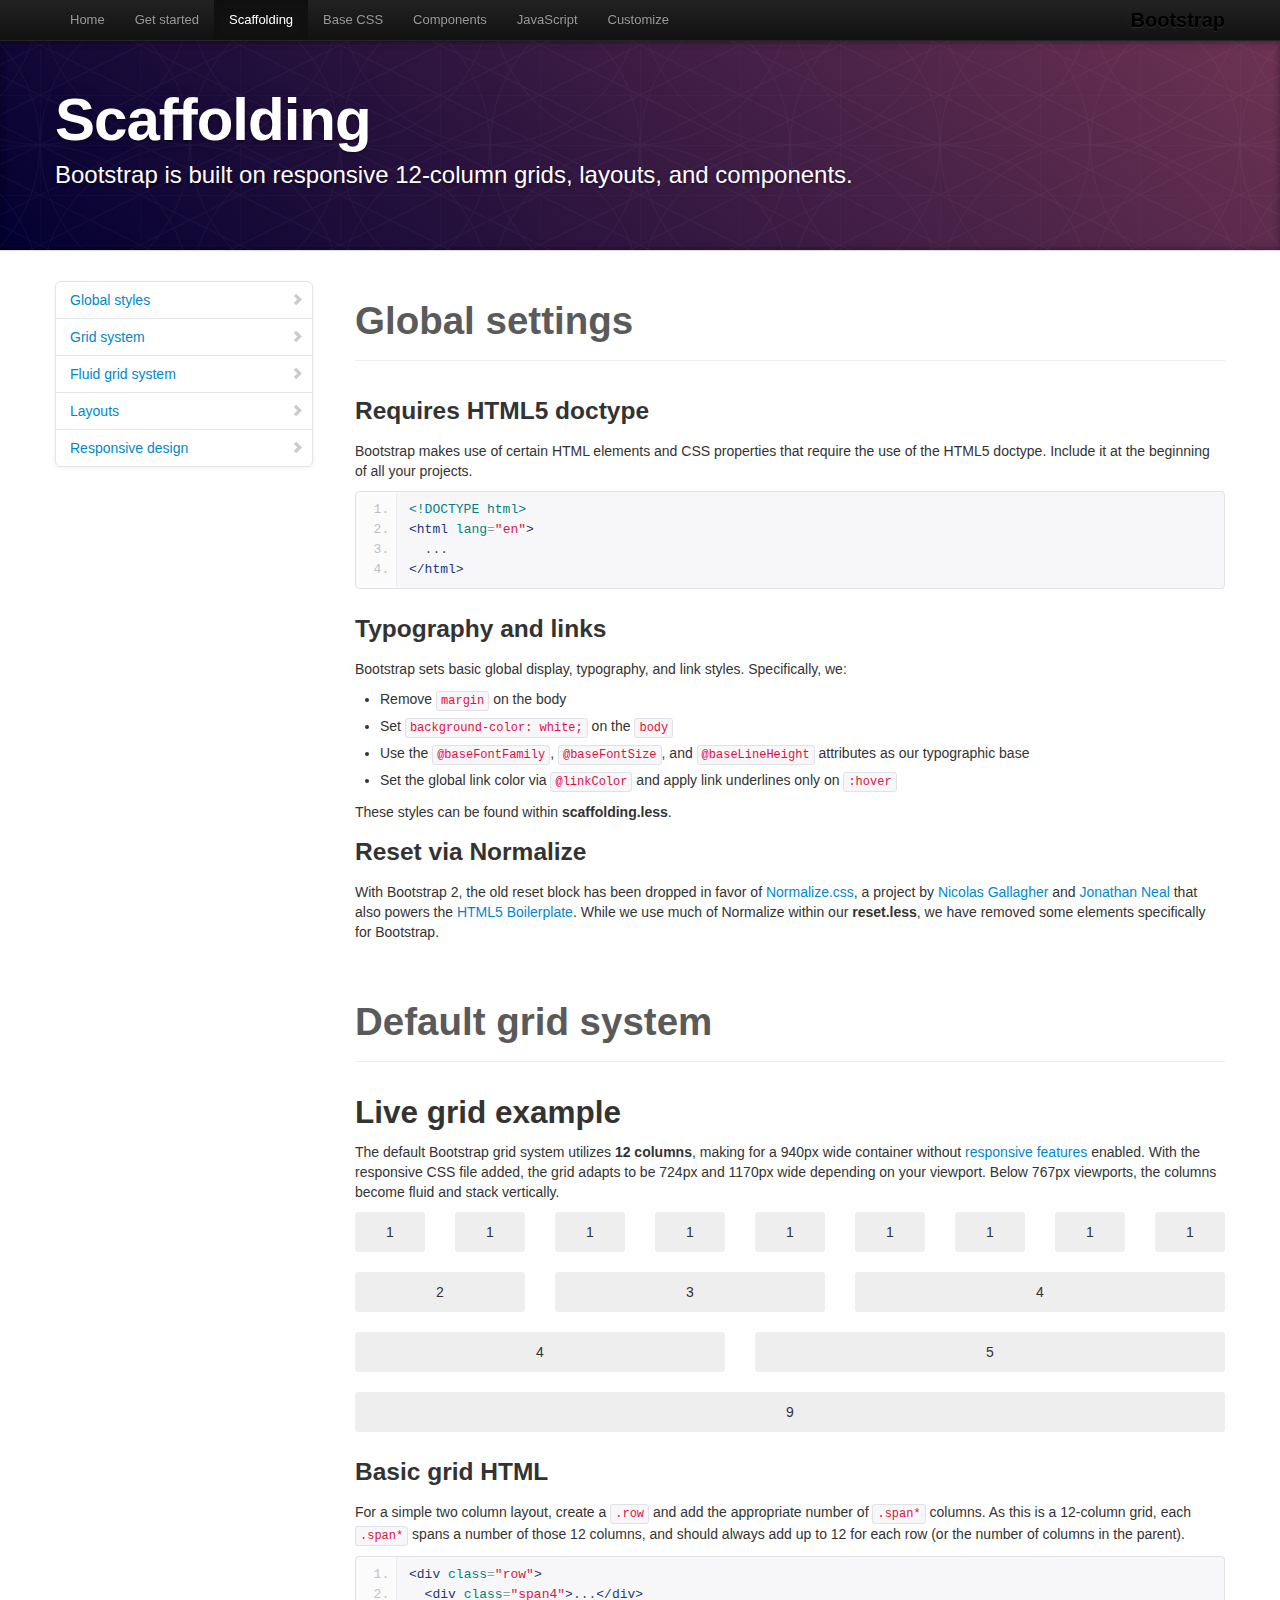
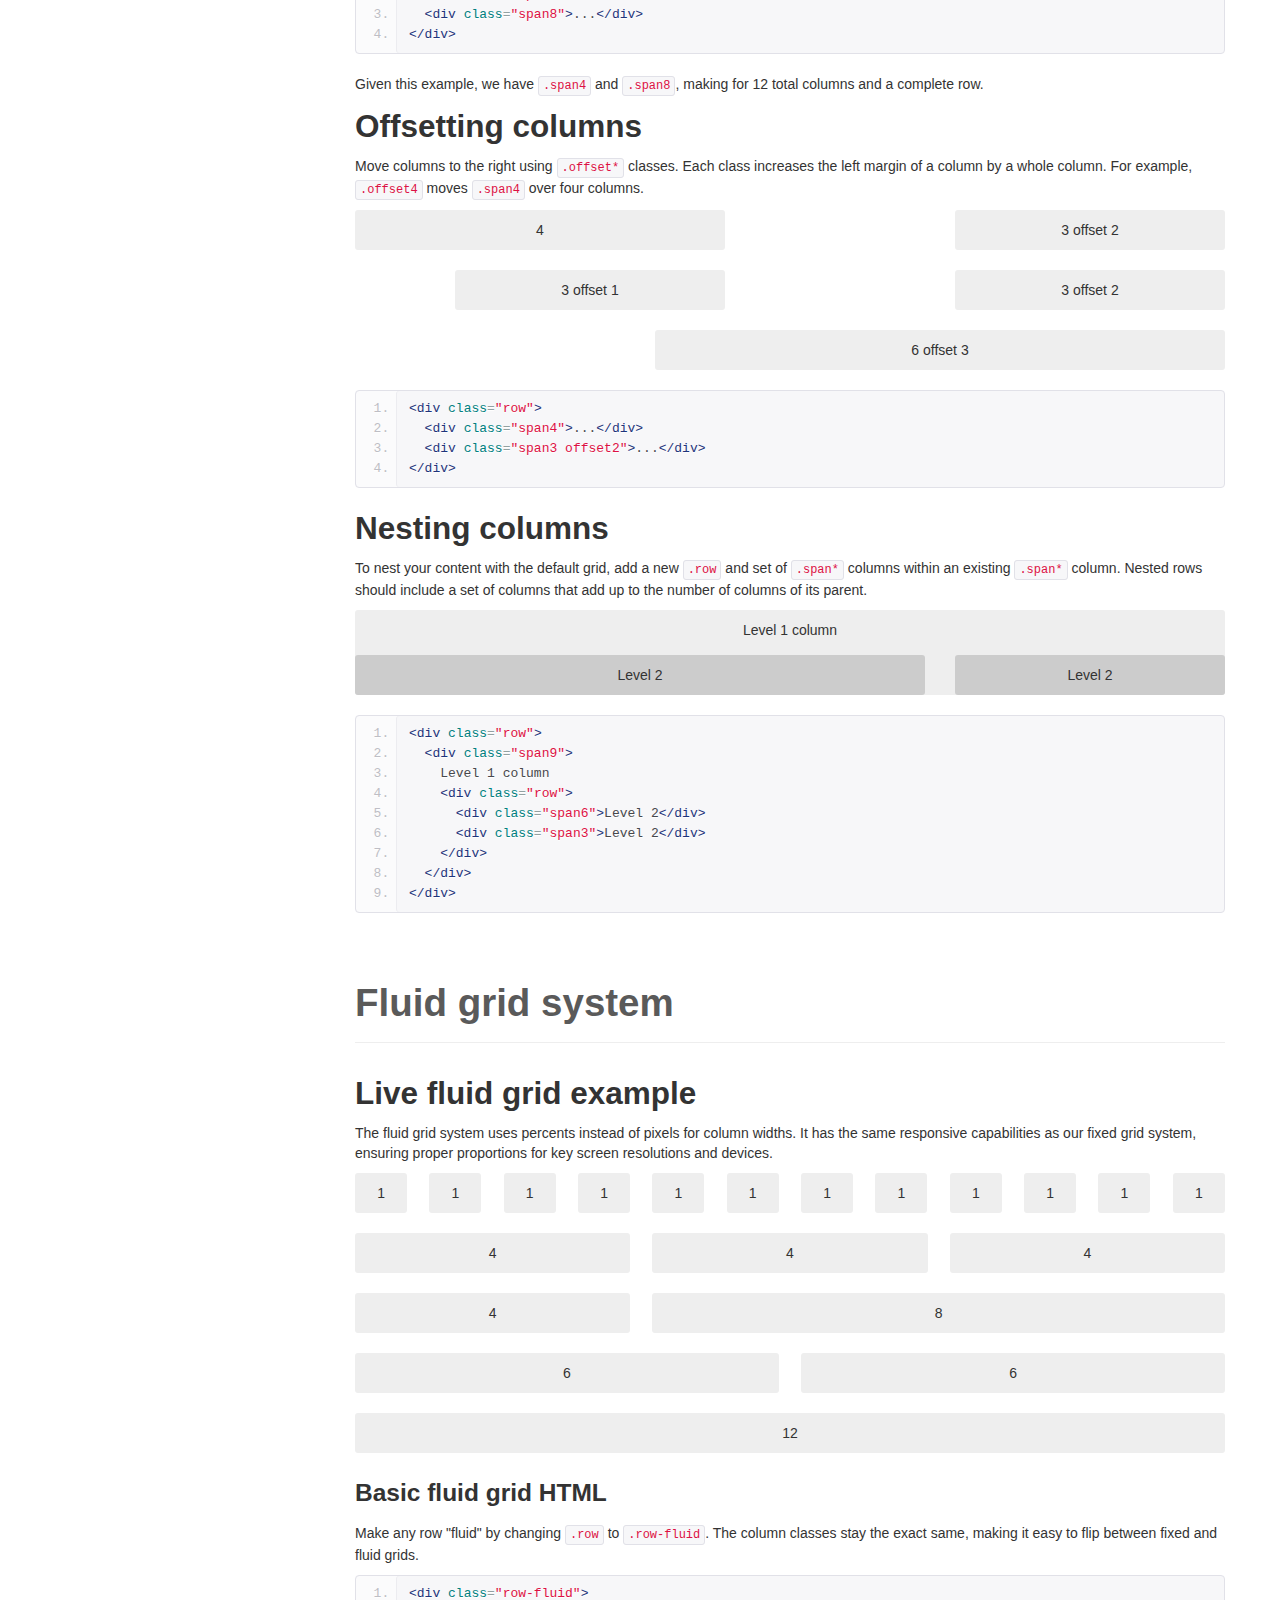
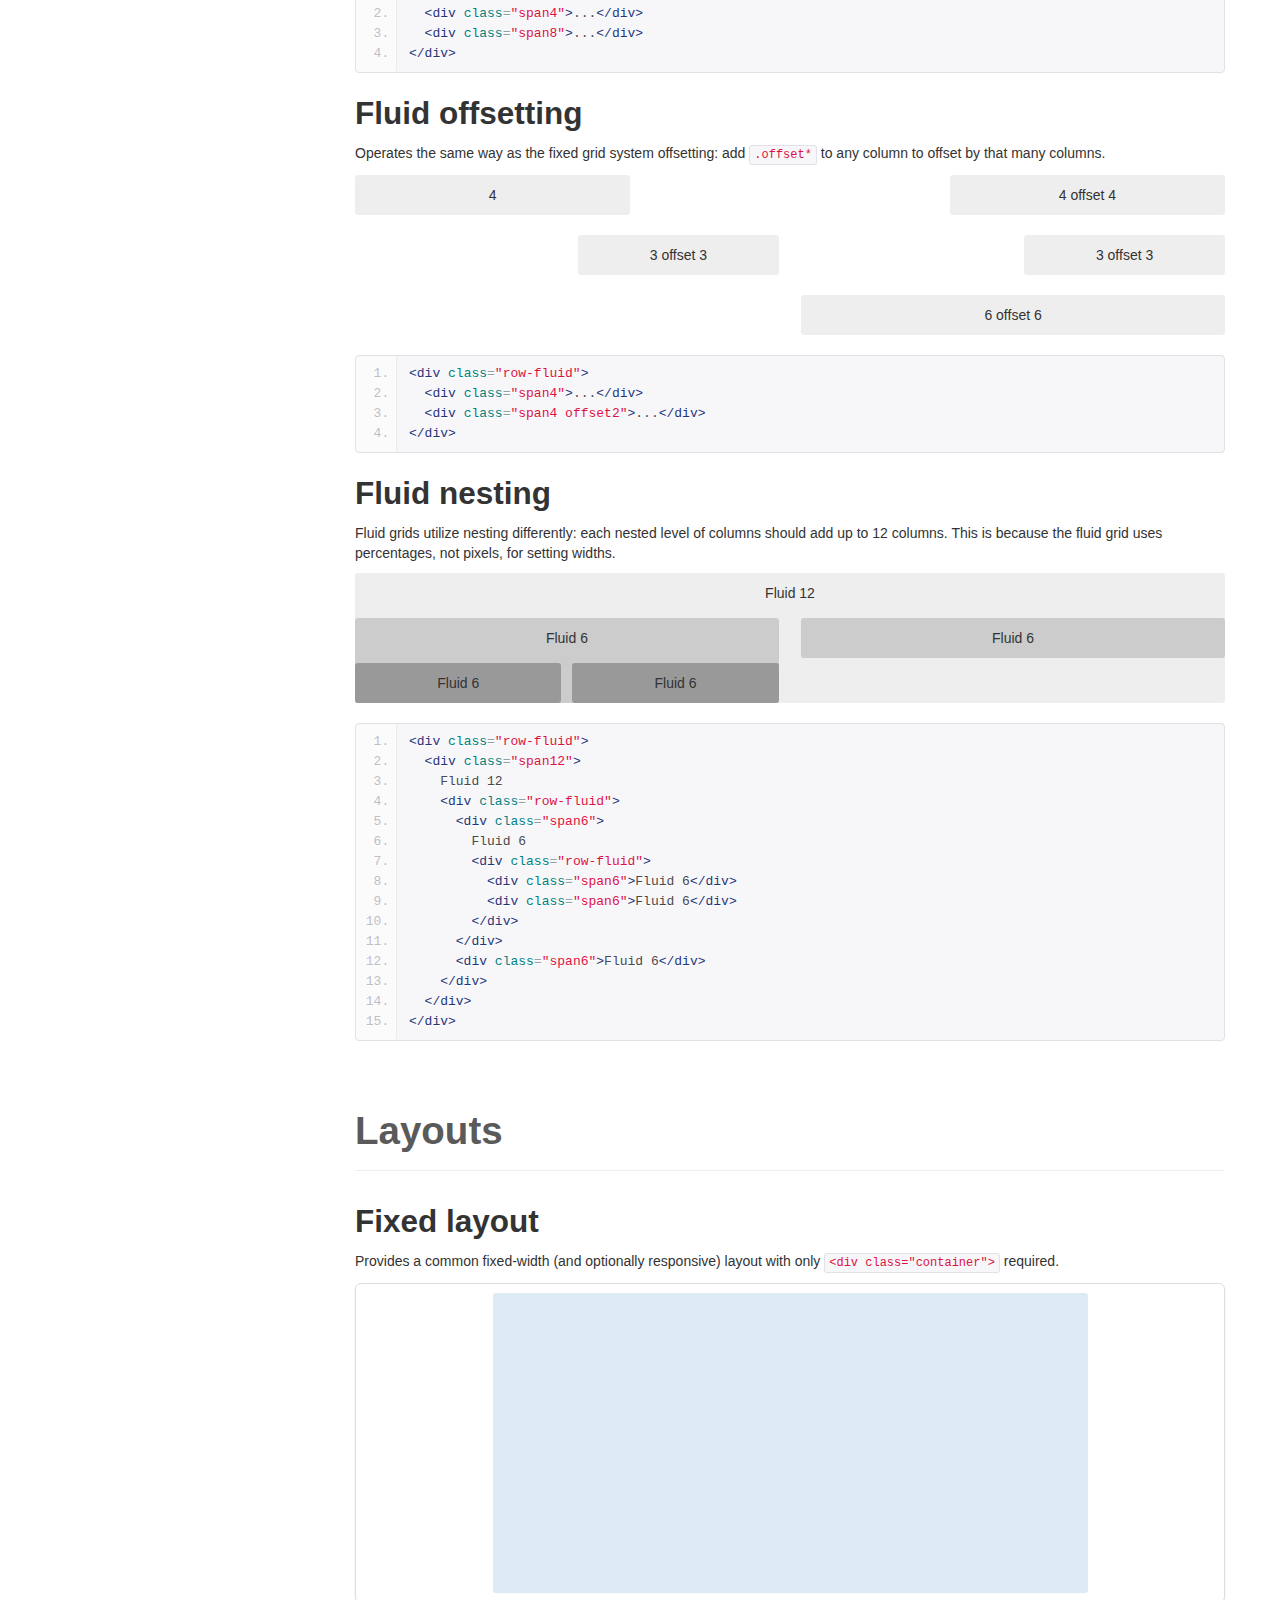
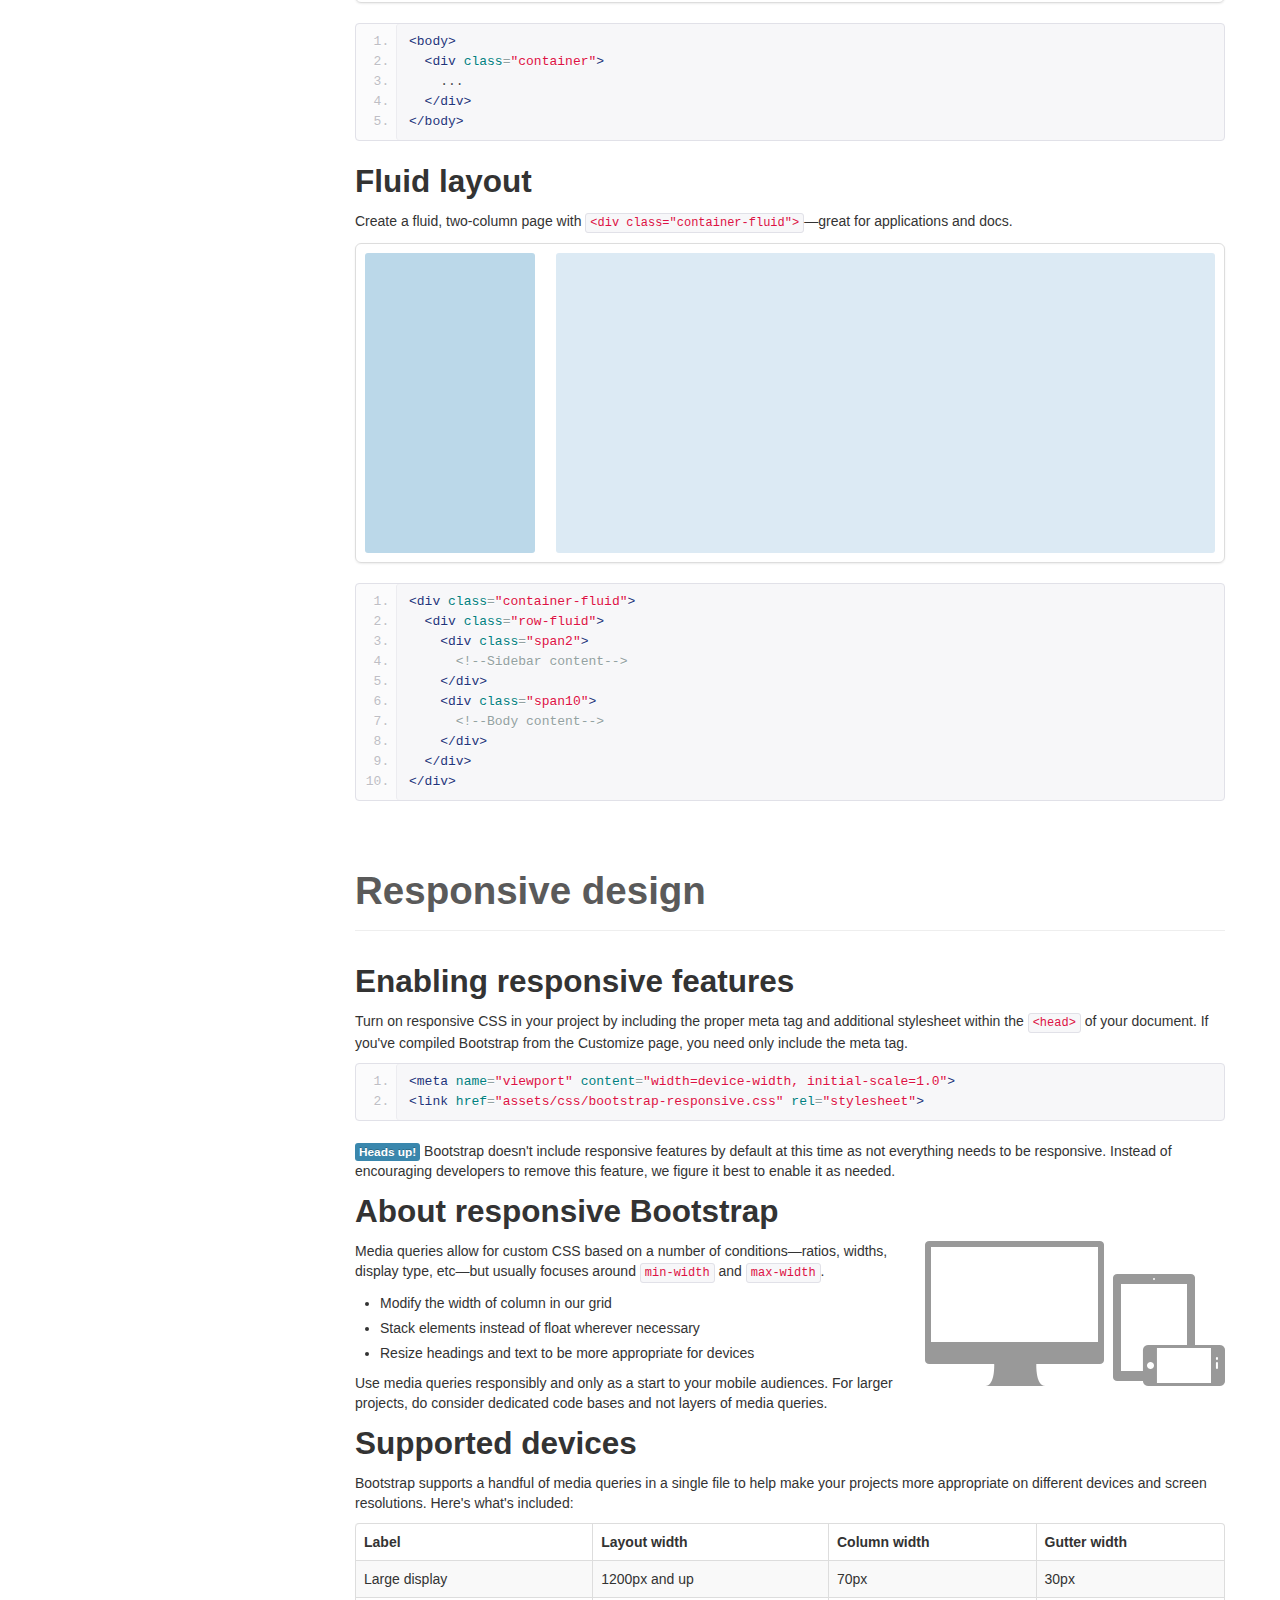
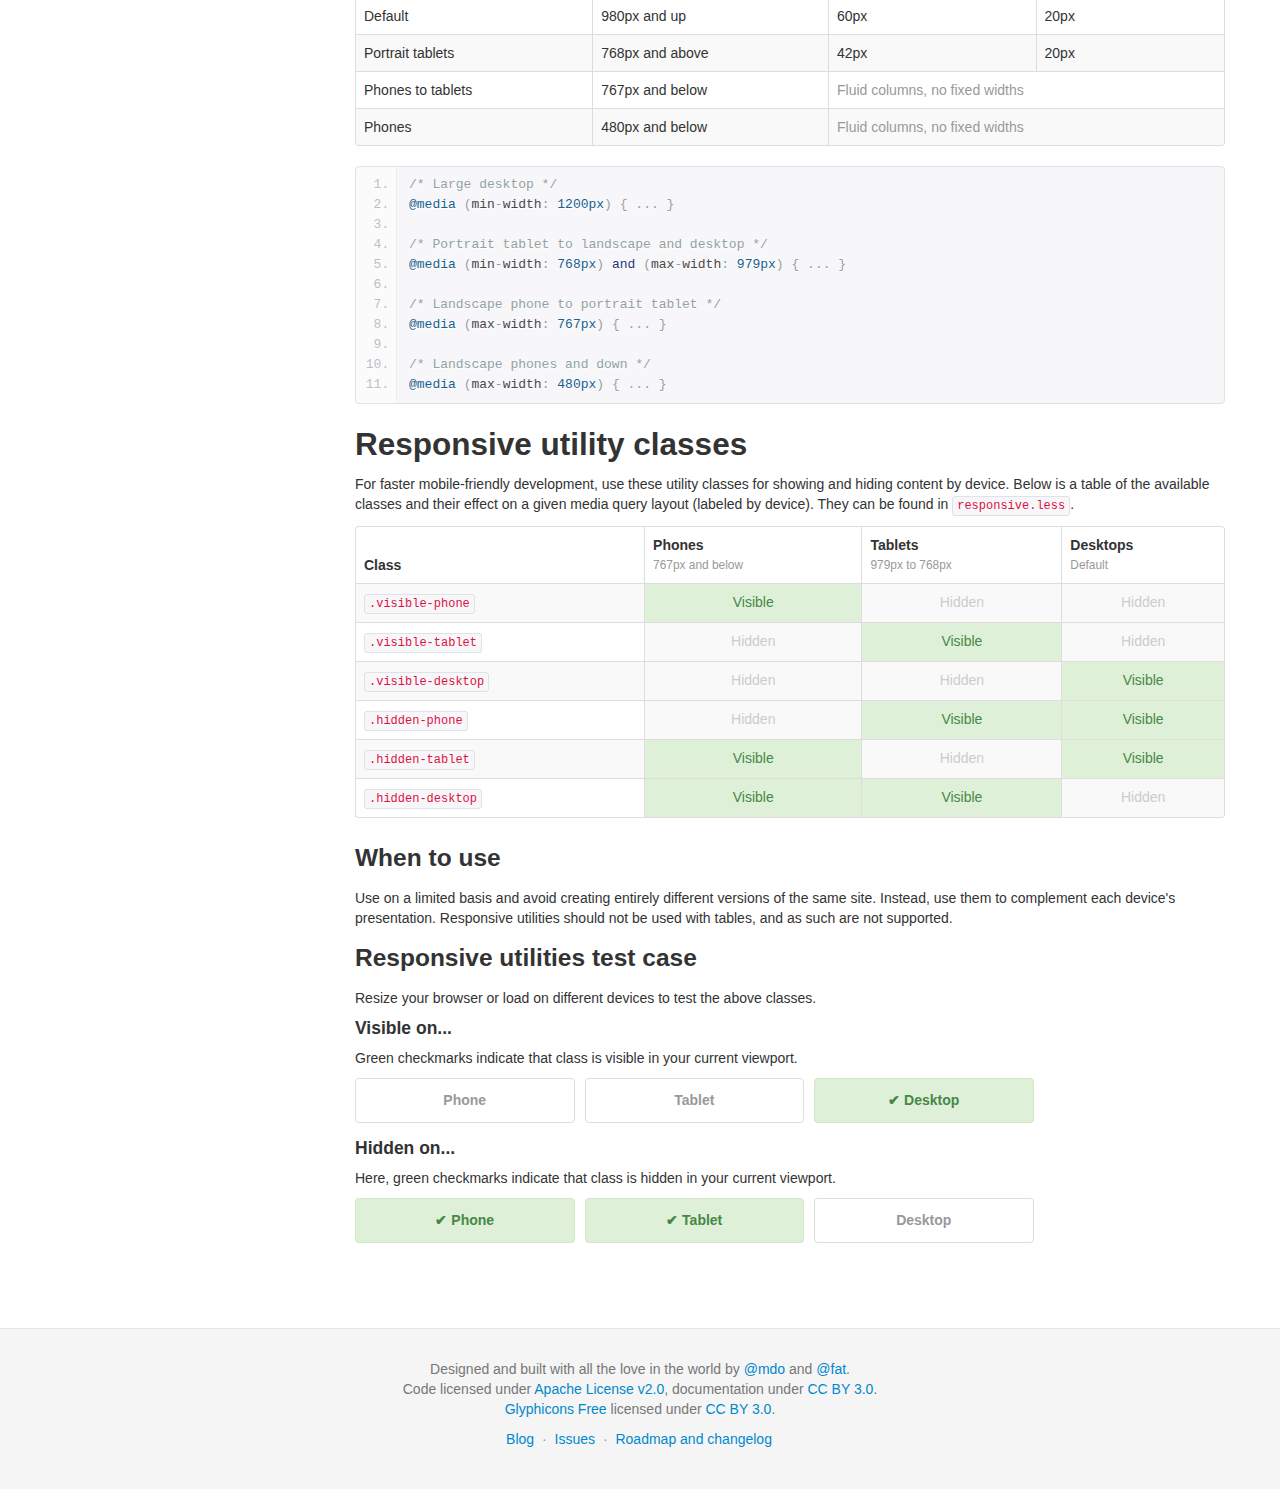
<file: 2013/system/docs/scaffolding.html>
<!DOCTYPE html>
<html lang="en">
  <head>
    <meta charset="utf-8">
    <title>Scaffolding · Bootstrap</title>
    <meta name="viewport" content="width=device-width, initial-scale=1.0">
    <meta name="description" content="">
    <meta name="author" content="">

    <!-- Le styles -->
    <link href="assets/css/bootstrap.css" rel="stylesheet">
    <link href="assets/css/bootstrap-responsive.css" rel="stylesheet">
    <link href="assets/css/docs.css" rel="stylesheet">
    <link href="assets/js/google-code-prettify/prettify.css" rel="stylesheet">

    <!-- Le HTML5 shim, for IE6-8 support of HTML5 elements -->
    <!--[if lt IE 9]>
      <script src="http://html5shim.googlecode.com/svn/trunk/html5.js"></script>
    <![endif]-->

    <!-- Le fav and touch icons -->
    <link rel="apple-touch-icon-precomposed" sizes="144x144" href="assets/ico/apple-touch-icon-144-precomposed.png">
    <link rel="apple-touch-icon-precomposed" sizes="114x114" href="assets/ico/apple-touch-icon-114-precomposed.png">
      <link rel="apple-touch-icon-precomposed" sizes="72x72" href="assets/ico/apple-touch-icon-72-precomposed.png">
                    <link rel="apple-touch-icon-precomposed" href="assets/ico/apple-touch-icon-57-precomposed.png">
                                   <link rel="shortcut icon" href="assets/ico/favicon.png">

  </head>

  <body data-spy="scroll" data-target=".bs-docs-sidebar">

    <!-- Navbar
    ================================================== -->
    <div class="navbar navbar-inverse navbar-fixed-top">
      <div class="navbar-inner">
        <div class="container">
          <button type="button" class="btn btn-navbar" data-toggle="collapse" data-target=".nav-collapse">
            <span class="icon-bar"></span>
            <span class="icon-bar"></span>
            <span class="icon-bar"></span>
          </button>
          <a class="brand" href="./index.html">Bootstrap</a>
          <div class="nav-collapse collapse">
            <ul class="nav">
              <li class="">
                <a href="./index.html">Home</a>
              </li>
              <li class="">
                <a href="./getting-started.html">Get started</a>
              </li>
              <li class="active">
                <a href="./scaffolding.html">Scaffolding</a>
              </li>
              <li class="">
                <a href="./base-css.html">Base CSS</a>
              </li>
              <li class="">
                <a href="./components.html">Components</a>
              </li>
              <li class="">
                <a href="./javascript.html">JavaScript</a>
              </li>
              <li class="">
                <a href="./customize.html">Customize</a>
              </li>
            </ul>
          </div>
        </div>
      </div>
    </div>

<!-- Subhead
================================================== -->
<header class="jumbotron subhead" id="overview">
  <div class="container">
    <h1>Scaffolding</h1>
    <p class="lead">Bootstrap is built on responsive 12-column grids, layouts, and components.</p>
  </div>
</header>

  <div class="container">

    <!-- Docs nav
    ================================================== -->
    <div class="row">
      <div class="span3 bs-docs-sidebar">
        <ul class="nav nav-list bs-docs-sidenav">
          <li><a href="#global"><i class="icon-chevron-right"></i> Global styles</a></li>
          <li><a href="#gridSystem"><i class="icon-chevron-right"></i> Grid system</a></li>
          <li><a href="#fluidGridSystem"><i class="icon-chevron-right"></i> Fluid grid system</a></li>
          <li><a href="#layouts"><i class="icon-chevron-right"></i> Layouts</a></li>
          <li><a href="#responsive"><i class="icon-chevron-right"></i> Responsive design</a></li>
        </ul>
      </div>
      <div class="span9">



        <!-- Global Bootstrap settings
        ================================================== -->
        <section id="global">
          <div class="page-header">
            <h1>Global settings</h1>
          </div>

          <h3>Requires HTML5 doctype</h3>
          <p>Bootstrap makes use of certain HTML elements and CSS properties that require the use of the HTML5 doctype. Include it at the beginning of all your projects.</p>
<pre class="prettyprint linenums">
&lt;!DOCTYPE html&gt;
&lt;html lang="en"&gt;
  ...
&lt;/html&gt;
</pre>

          <h3>Typography and links</h3>
          <p>Bootstrap sets basic global display, typography, and link styles. Specifically, we:</p>
          <ul>
            <li>Remove <code>margin</code> on the body</li>
            <li>Set <code>background-color: white;</code> on the <code>body</code></li>
            <li>Use the <code>@baseFontFamily</code>, <code>@baseFontSize</code>, and <code>@baseLineHeight</code> attributes as our typographic base</li>
            <li>Set the global link color via <code>@linkColor</code> and apply link underlines only on <code>:hover</code></li>
          </ul>
          <p>These styles can be found within <strong>scaffolding.less</strong>.</p>

          <h3>Reset via Normalize</h3>
          <p>With Bootstrap 2, the old reset block has been dropped in favor of <a href="http://necolas.github.com/normalize.css/" target="_blank">Normalize.css</a>, a project by <a href="http://twitter.com/necolas" target="_blank">Nicolas Gallagher</a> and <a href="http://twitter.com/jon_neal" target="_blank">Jonathan Neal</a> that also powers the <a href="http://html5boilerplate.com" target="_blank">HTML5 Boilerplate</a>. While we use much of Normalize within our <strong>reset.less</strong>, we have removed some elements specifically for Bootstrap.</p>

        </section>




        <!-- Grid system
        ================================================== -->
        <section id="gridSystem">
          <div class="page-header">
            <h1>Default grid system</h1>
          </div>

          <h2>Live grid example</h2>
          <p>The default Bootstrap grid system utilizes <strong>12 columns</strong>, making for a 940px wide container without <a href="./scaffolding.html#responsive">responsive features</a> enabled. With the responsive CSS file added, the grid adapts to be 724px and 1170px wide depending on your viewport. Below 767px viewports, the columns become fluid and stack vertically.</p>
          <div class="bs-docs-grid">
            <div class="row show-grid">
              <div class="span1">1</div>
              <div class="span1">1</div>
              <div class="span1">1</div>
              <div class="span1">1</div>
              <div class="span1">1</div>
              <div class="span1">1</div>
              <div class="span1">1</div>
              <div class="span1">1</div>
              <div class="span1">1</div>
            </div>
            <div class="row show-grid">
              <div class="span2">2</div>
              <div class="span3">3</div>
              <div class="span4">4</div>
            </div>
            <div class="row show-grid">
              <div class="span4">4</div>
              <div class="span5">5</div>
            </div>
            <div class="row show-grid">
              <div class="span9">9</div>
            </div>
          </div>

          <h3>Basic grid HTML</h3>
          <p>For a simple two column layout, create a <code>.row</code> and add the appropriate number of <code>.span*</code> columns. As this is a 12-column grid, each <code>.span*</code> spans a number of those 12 columns, and should always add up to 12 for each row (or the number of columns in the parent).</p>
<pre class="prettyprint linenums">
&lt;div class="row"&gt;
  &lt;div class="span4"&gt;...&lt;/div&gt;
  &lt;div class="span8"&gt;...&lt;/div&gt;
&lt;/div&gt;
</pre>
          <p>Given this example, we have <code>.span4</code> and <code>.span8</code>, making for 12 total columns and a complete row.</p>

          <h2>Offsetting columns</h2>
          <p>Move columns to the right using <code>.offset*</code> classes. Each class increases the left margin of a column by a whole column. For example, <code>.offset4</code> moves <code>.span4</code> over four columns.</p>
          <div class="bs-docs-grid">
            <div class="row show-grid">
              <div class="span4">4</div>
              <div class="span3 offset2">3 offset 2</div>
            </div><!-- /row -->
            <div class="row show-grid">
              <div class="span3 offset1">3 offset 1</div>
              <div class="span3 offset2">3 offset 2</div>
            </div><!-- /row -->
            <div class="row show-grid">
              <div class="span6 offset3">6 offset 3</div>
            </div><!-- /row -->
          </div>
<pre class="prettyprint linenums">
&lt;div class="row"&gt;
  &lt;div class="span4"&gt;...&lt;/div&gt;
  &lt;div class="span3 offset2"&gt;...&lt;/div&gt;
&lt;/div&gt;
</pre>

          <h2>Nesting columns</h2>
          <p>To nest your content with the default grid, add a new <code>.row</code> and set of <code>.span*</code> columns within an existing <code>.span*</code> column. Nested rows should include a set of columns that add up to the number of columns of its parent.</p>
          <div class="row show-grid">
            <div class="span9">
              Level 1 column
              <div class="row show-grid">
                <div class="span6">
                  Level 2
                </div>
                <div class="span3">
                  Level 2
                </div>
              </div>
            </div>
          </div>
<pre class="prettyprint linenums">
&lt;div class="row"&gt;
  &lt;div class="span9"&gt;
    Level 1 column
    &lt;div class="row"&gt;
      &lt;div class="span6"&gt;Level 2&lt;/div&gt;
      &lt;div class="span3"&gt;Level 2&lt;/div&gt;
    &lt;/div&gt;
  &lt;/div&gt;
&lt;/div&gt;
</pre>
        </section>



        <!-- Fluid grid system
        ================================================== -->
        <section id="fluidGridSystem">
          <div class="page-header">
            <h1>Fluid grid system</h1>
          </div>

          <h2>Live fluid grid example</h2>
          <p>The fluid grid system uses percents instead of pixels for column widths. It has the same responsive capabilities as our fixed grid system, ensuring proper proportions for key screen resolutions and devices.</p>
          <div class="bs-docs-grid">
            <div class="row-fluid show-grid">
              <div class="span1">1</div>
              <div class="span1">1</div>
              <div class="span1">1</div>
              <div class="span1">1</div>
              <div class="span1">1</div>
              <div class="span1">1</div>
              <div class="span1">1</div>
              <div class="span1">1</div>
              <div class="span1">1</div>
              <div class="span1">1</div>
              <div class="span1">1</div>
              <div class="span1">1</div>
            </div>
            <div class="row-fluid show-grid">
              <div class="span4">4</div>
              <div class="span4">4</div>
              <div class="span4">4</div>
            </div>
            <div class="row-fluid show-grid">
              <div class="span4">4</div>
              <div class="span8">8</div>
            </div>
            <div class="row-fluid show-grid">
              <div class="span6">6</div>
              <div class="span6">6</div>
            </div>
            <div class="row-fluid show-grid">
              <div class="span12">12</div>
            </div>
          </div>

          <h3>Basic fluid grid HTML</h3>
          <p>Make any row "fluid" by changing <code>.row</code> to <code>.row-fluid</code>. The column classes stay the exact same, making it easy to flip between fixed and fluid grids.</p>
<pre class="prettyprint linenums">
&lt;div class="row-fluid"&gt;
  &lt;div class="span4"&gt;...&lt;/div&gt;
  &lt;div class="span8"&gt;...&lt;/div&gt;
&lt;/div&gt;
</pre>

          <h2>Fluid offsetting</h2>
          <p>Operates the same way as the fixed grid system offsetting: add <code>.offset*</code> to any column to offset by that many columns.</p>
          <div class="bs-docs-grid">
            <div class="row-fluid show-grid">
              <div class="span4">4</div>
              <div class="span4 offset4">4 offset 4</div>
            </div><!-- /row -->
            <div class="row-fluid show-grid">
              <div class="span3 offset3">3 offset 3</div>
              <div class="span3 offset3">3 offset 3</div>
            </div><!-- /row -->
            <div class="row-fluid show-grid">
              <div class="span6 offset6">6 offset 6</div>
            </div><!-- /row -->
          </div>
<pre class="prettyprint linenums">
&lt;div class="row-fluid"&gt;
  &lt;div class="span4"&gt;...&lt;/div&gt;
  &lt;div class="span4 offset2"&gt;...&lt;/div&gt;
&lt;/div&gt;
</pre>

          <h2>Fluid nesting</h2>
          <p>Fluid grids utilize nesting differently: each nested level of columns should add up to 12 columns. This is because the fluid grid uses percentages, not pixels, for setting widths.</p>
          <div class="row-fluid show-grid">
            <div class="span12">
              Fluid 12
              <div class="row-fluid show-grid">
                <div class="span6">
                  Fluid 6
                  <div class="row-fluid show-grid">
                    <div class="span6">
                      Fluid 6
                    </div>
                    <div class="span6">
                      Fluid 6
                    </div>
                  </div>
                </div>
                <div class="span6">
                  Fluid 6
                </div>
              </div>
            </div>
          </div>
<pre class="prettyprint linenums">
&lt;div class="row-fluid"&gt;
  &lt;div class="span12"&gt;
    Fluid 12
    &lt;div class="row-fluid"&gt;
      &lt;div class="span6"&gt;
        Fluid 6
        &lt;div class="row-fluid"&gt;
          &lt;div class="span6"&gt;Fluid 6&lt;/div&gt;
          &lt;div class="span6"&gt;Fluid 6&lt;/div&gt;
        &lt;/div&gt;
      &lt;/div&gt;
      &lt;div class="span6"&gt;Fluid 6&lt;/div&gt;
    &lt;/div&gt;
  &lt;/div&gt;
&lt;/div&gt;
</pre>

        </section>




        <!-- Layouts (Default and fluid)
        ================================================== -->
        <section id="layouts">
          <div class="page-header">
            <h1>Layouts</h1>
          </div>

          <h2>Fixed layout</h2>
          <p>Provides a common fixed-width (and optionally responsive) layout with only <code>&lt;div class="container"&gt;</code> required.</p>
          <div class="mini-layout">
            <div class="mini-layout-body"></div>
          </div>
<pre class="prettyprint linenums">
&lt;body&gt;
  &lt;div class="container"&gt;
    ...
  &lt;/div&gt;
&lt;/body&gt;
</pre>

          <h2>Fluid layout</h2>
          <p>Create a fluid, two-column page with <code>&lt;div class="container-fluid"&gt;</code>&mdash;great for applications and docs.</p>
          <div class="mini-layout fluid">
            <div class="mini-layout-sidebar"></div>
            <div class="mini-layout-body"></div>
          </div>
<pre class="prettyprint linenums">
&lt;div class="container-fluid"&gt;
  &lt;div class="row-fluid"&gt;
    &lt;div class="span2"&gt;
      &lt;!--Sidebar content--&gt;
    &lt;/div&gt;
    &lt;div class="span10"&gt;
      &lt;!--Body content--&gt;
    &lt;/div&gt;
  &lt;/div&gt;
&lt;/div&gt;
</pre>
        </section>




        <!-- Responsive design
        ================================================== -->
        <section id="responsive">
          <div class="page-header">
            <h1>Responsive design</h1>
          </div>

          <h2>Enabling responsive features</h2>
          <p>Turn on responsive CSS in your project by including the proper meta tag and additional stylesheet within the <code>&lt;head&gt;</code> of your document. If you've compiled Bootstrap from the Customize page, you need only include the meta tag.</p>
<pre class="prettyprint linenums">
&lt;meta name="viewport" content="width=device-width, initial-scale=1.0"&gt;
&lt;link href="assets/css/bootstrap-responsive.css" rel="stylesheet"&gt;
</pre>
          <p><span class="label label-info">Heads up!</span>  Bootstrap doesn't include responsive features by default at this time as not everything needs to be responsive. Instead of encouraging developers to remove this feature, we figure it best to enable it as needed.</p>

          <h2>About responsive Bootstrap</h2>
          <img src="assets/img/responsive-illustrations.png" alt="Responsive devices" style="float: right; margin: 0 0 20px 20px;">
          <p>Media queries allow for custom CSS based on a number of conditions&mdash;ratios, widths, display type, etc&mdash;but usually focuses around <code>min-width</code> and <code>max-width</code>.</p>
          <ul>
            <li>Modify the width of column in our grid</li>
            <li>Stack elements instead of float wherever necessary</li>
            <li>Resize headings and text to be more appropriate for devices</li>
          </ul>
          <p>Use media queries responsibly and only as a start to your mobile audiences. For larger projects, do consider dedicated code bases and not layers of media queries.</p>

          <h2>Supported devices</h2>
          <p>Bootstrap supports a handful of media queries in a single file to help make your projects more appropriate on different devices and screen resolutions. Here's what's included:</p>
          <table class="table table-bordered table-striped">
            <thead>
              <tr>
                <th>Label</th>
                <th>Layout width</th>
                <th>Column width</th>
                <th>Gutter width</th>
              </tr>
            </thead>
            <tbody>
              <tr>
                <td>Large display</td>
                <td>1200px and up</td>
                <td>70px</td>
                <td>30px</td>
              </tr>
              <tr>
                <td>Default</td>
                <td>980px and up</td>
                <td>60px</td>
                <td>20px</td>
              </tr>
              <tr>
                <td>Portrait tablets</td>
                <td>768px and above</td>
                <td>42px</td>
                <td>20px</td>
              </tr>
              <tr>
                <td>Phones to tablets</td>
                <td>767px and below</td>
                <td class="muted" colspan="2">Fluid columns, no fixed widths</td>
              </tr>
              <tr>
                <td>Phones</td>
                <td>480px and below</td>
                <td class="muted" colspan="2">Fluid columns, no fixed widths</td>
              </tr>
            </tbody>
          </table>
<pre class="prettyprint linenums">
/* Large desktop */
@media (min-width: 1200px) { ... }

/* Portrait tablet to landscape and desktop */
@media (min-width: 768px) and (max-width: 979px) { ... }

/* Landscape phone to portrait tablet */
@media (max-width: 767px) { ... }

/* Landscape phones and down */
@media (max-width: 480px) { ... }
</pre>


          <h2>Responsive utility classes</h2>
          <p>For faster mobile-friendly development, use these utility classes for showing and hiding content by device. Below is a table of the available classes and their effect on a given media query layout (labeled by device). They can be found in <code>responsive.less</code>.</p>
          <table class="table table-bordered table-striped responsive-utilities">
            <thead>
              <tr>
                <th>Class</th>
                <th>Phones <small>767px and below</small></th>
                <th>Tablets <small>979px to 768px</small></th>
                <th>Desktops <small>Default</small></th>
              </tr>
            </thead>
            <tbody>
              <tr>
                <th><code>.visible-phone</code></th>
                <td class="is-visible">Visible</td>
                <td class="is-hidden">Hidden</td>
                <td class="is-hidden">Hidden</td>
              </tr>
              <tr>
                <th><code>.visible-tablet</code></th>
                <td class="is-hidden">Hidden</td>
                <td class="is-visible">Visible</td>
                <td class="is-hidden">Hidden</td>
              </tr>
              <tr>
                <th><code>.visible-desktop</code></th>
                <td class="is-hidden">Hidden</td>
                <td class="is-hidden">Hidden</td>
                <td class="is-visible">Visible</td>
              </tr>
              <tr>
                <th><code>.hidden-phone</code></th>
                <td class="is-hidden">Hidden</td>
                <td class="is-visible">Visible</td>
                <td class="is-visible">Visible</td>
              </tr>
              <tr>
                <th><code>.hidden-tablet</code></th>
                <td class="is-visible">Visible</td>
                <td class="is-hidden">Hidden</td>
                <td class="is-visible">Visible</td>
              </tr>
              <tr>
                <th><code>.hidden-desktop</code></th>
                <td class="is-visible">Visible</td>
                <td class="is-visible">Visible</td>
                <td class="is-hidden">Hidden</td>
              </tr>
            </tbody>
          </table>

          <h3>When to use</h3>
          <p>Use on a limited basis and avoid creating entirely different versions of the same site. Instead, use them to complement each device's presentation. Responsive utilities should not be used with tables, and as such are not supported.</p>

          <h3>Responsive utilities test case</h3>
          <p>Resize your browser or load on different devices to test the above classes.</p>
          <h4>Visible on...</h4>
          <p>Green checkmarks indicate that class is visible in your current viewport.</p>
          <ul class="responsive-utilities-test">
            <li>Phone<span class="visible-phone">&#10004; Phone</span></li>
            <li>Tablet<span class="visible-tablet">&#10004; Tablet</span></li>
            <li>Desktop<span class="visible-desktop">&#10004; Desktop</span></li>
          </ul>
          <h4>Hidden on...</h4>
          <p>Here, green checkmarks indicate that class is hidden in your current viewport.</p>
          <ul class="responsive-utilities-test hidden-on">
            <li>Phone<span class="hidden-phone">&#10004; Phone</span></li>
            <li>Tablet<span class="hidden-tablet">&#10004; Tablet</span></li>
            <li>Desktop<span class="hidden-desktop">&#10004; Desktop</span></li>
          </ul>

        </section>



      </div>
    </div>

  </div>



    <!-- Footer
    ================================================== -->
    <footer class="footer">
      <div class="container">
        <p>Designed and built with all the love in the world by <a href="http://twitter.com/mdo" target="_blank">@mdo</a> and <a href="http://twitter.com/fat" target="_blank">@fat</a>.</p>
        <p>Code licensed under <a href="http://www.apache.org/licenses/LICENSE-2.0" target="_blank">Apache License v2.0</a>, documentation under <a href="http://creativecommons.org/licenses/by/3.0/">CC BY 3.0</a>.</p>
        <p><a href="http://glyphicons.com">Glyphicons Free</a> licensed under <a href="http://creativecommons.org/licenses/by/3.0/">CC BY 3.0</a>.</p>
        <ul class="footer-links">
          <li><a href="http://blog.getbootstrap.com">Blog</a></li>
          <li class="muted">&middot;</li>
          <li><a href="https://github.com/twitter/bootstrap/issues?state=open">Issues</a></li>
          <li class="muted">&middot;</li>
          <li><a href="https://github.com/twitter/bootstrap/wiki">Roadmap and changelog</a></li>
        </ul>
      </div>
    </footer>



    <!-- Le javascript
    ================================================== -->
    <!-- Placed at the end of the document so the pages load faster -->
    <script type="text/javascript" src="http://platform.twitter.com/widgets.js"></script>
    <script src="assets/js/jquery.js"></script>
    <script src="assets/js/bootstrap-transition.js"></script>
    <script src="assets/js/bootstrap-alert.js"></script>
    <script src="assets/js/bootstrap-modal.js"></script>
    <script src="assets/js/bootstrap-dropdown.js"></script>
    <script src="assets/js/bootstrap-scrollspy.js"></script>
    <script src="assets/js/bootstrap-tab.js"></script>
    <script src="assets/js/bootstrap-tooltip.js"></script>
    <script src="assets/js/bootstrap-popover.js"></script>
    <script src="assets/js/bootstrap-button.js"></script>
    <script src="assets/js/bootstrap-collapse.js"></script>
    <script src="assets/js/bootstrap-carousel.js"></script>
    <script src="assets/js/bootstrap-typeahead.js"></script>
    <script src="assets/js/bootstrap-affix.js"></script>

    <script src="assets/js/holder/holder.js"></script>
    <script src="assets/js/google-code-prettify/prettify.js"></script>

    <script src="assets/js/application.js"></script>



  </body>
</html>
</file>
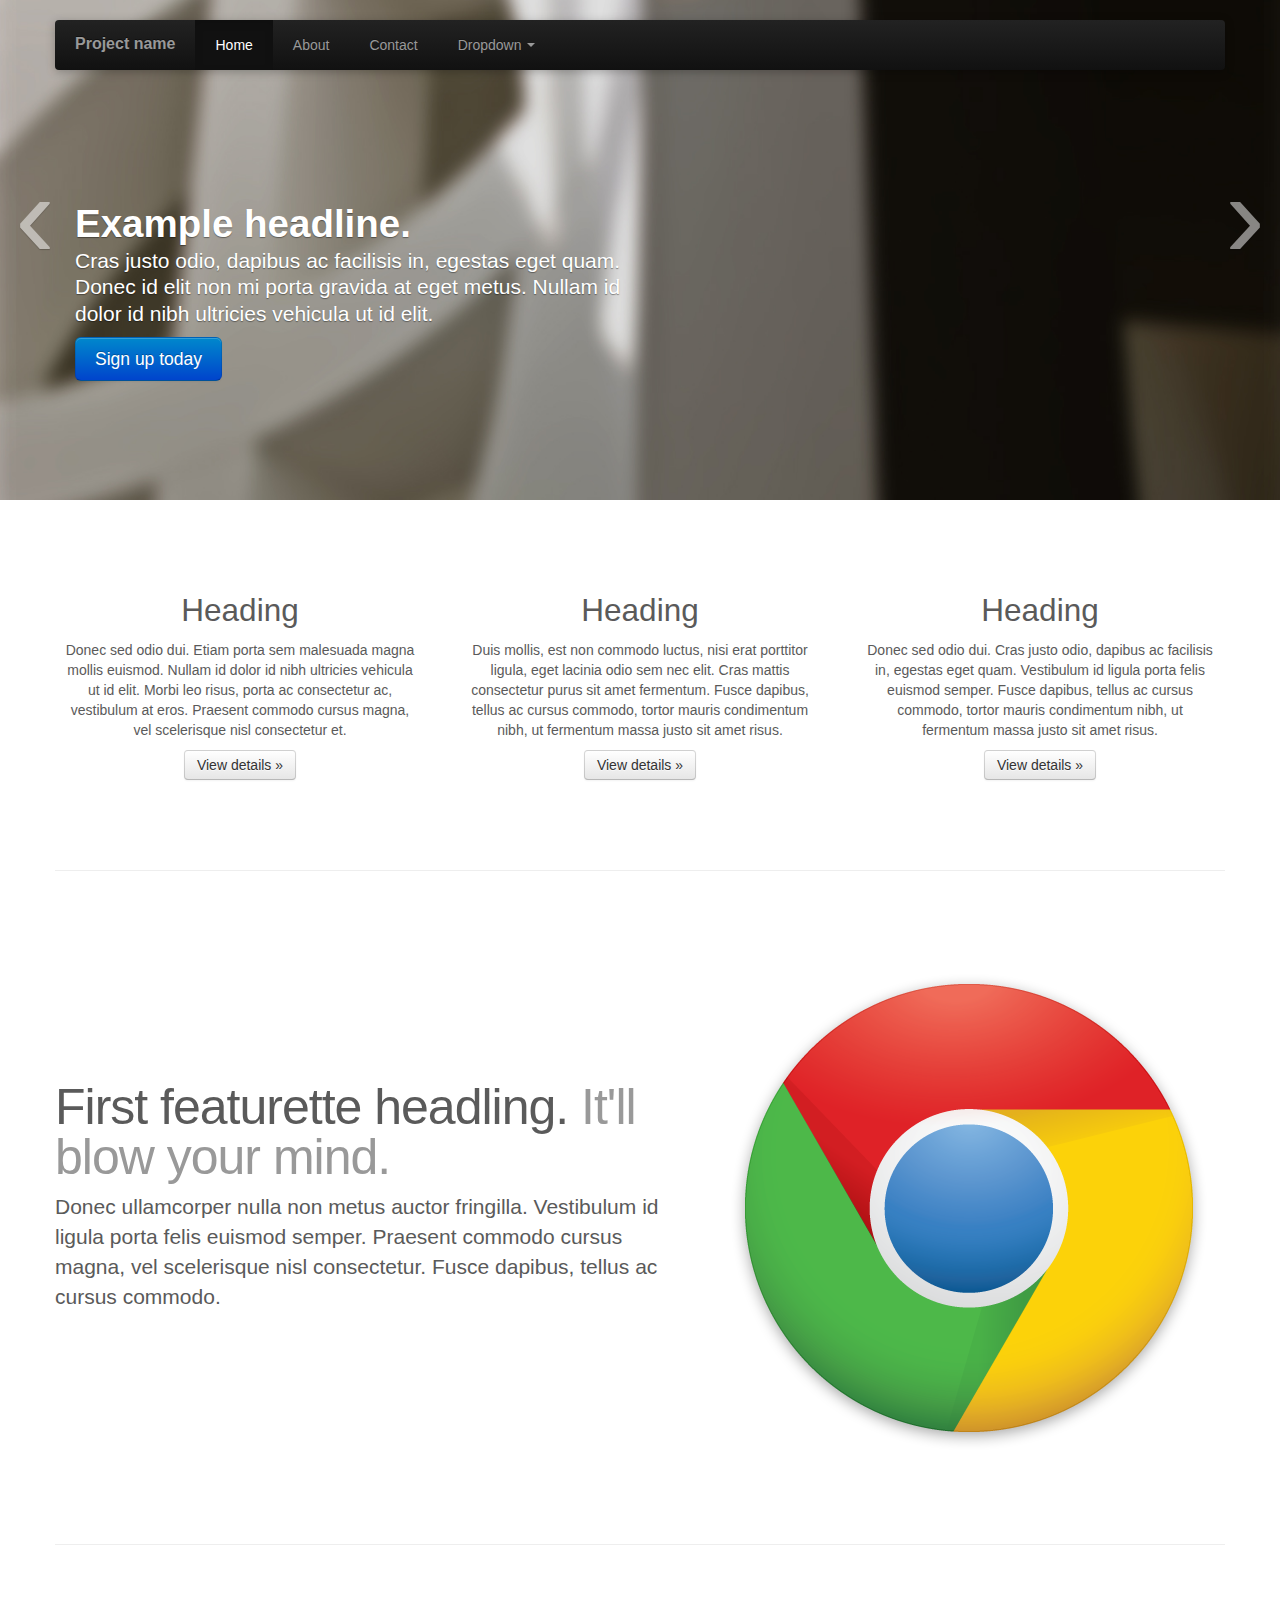
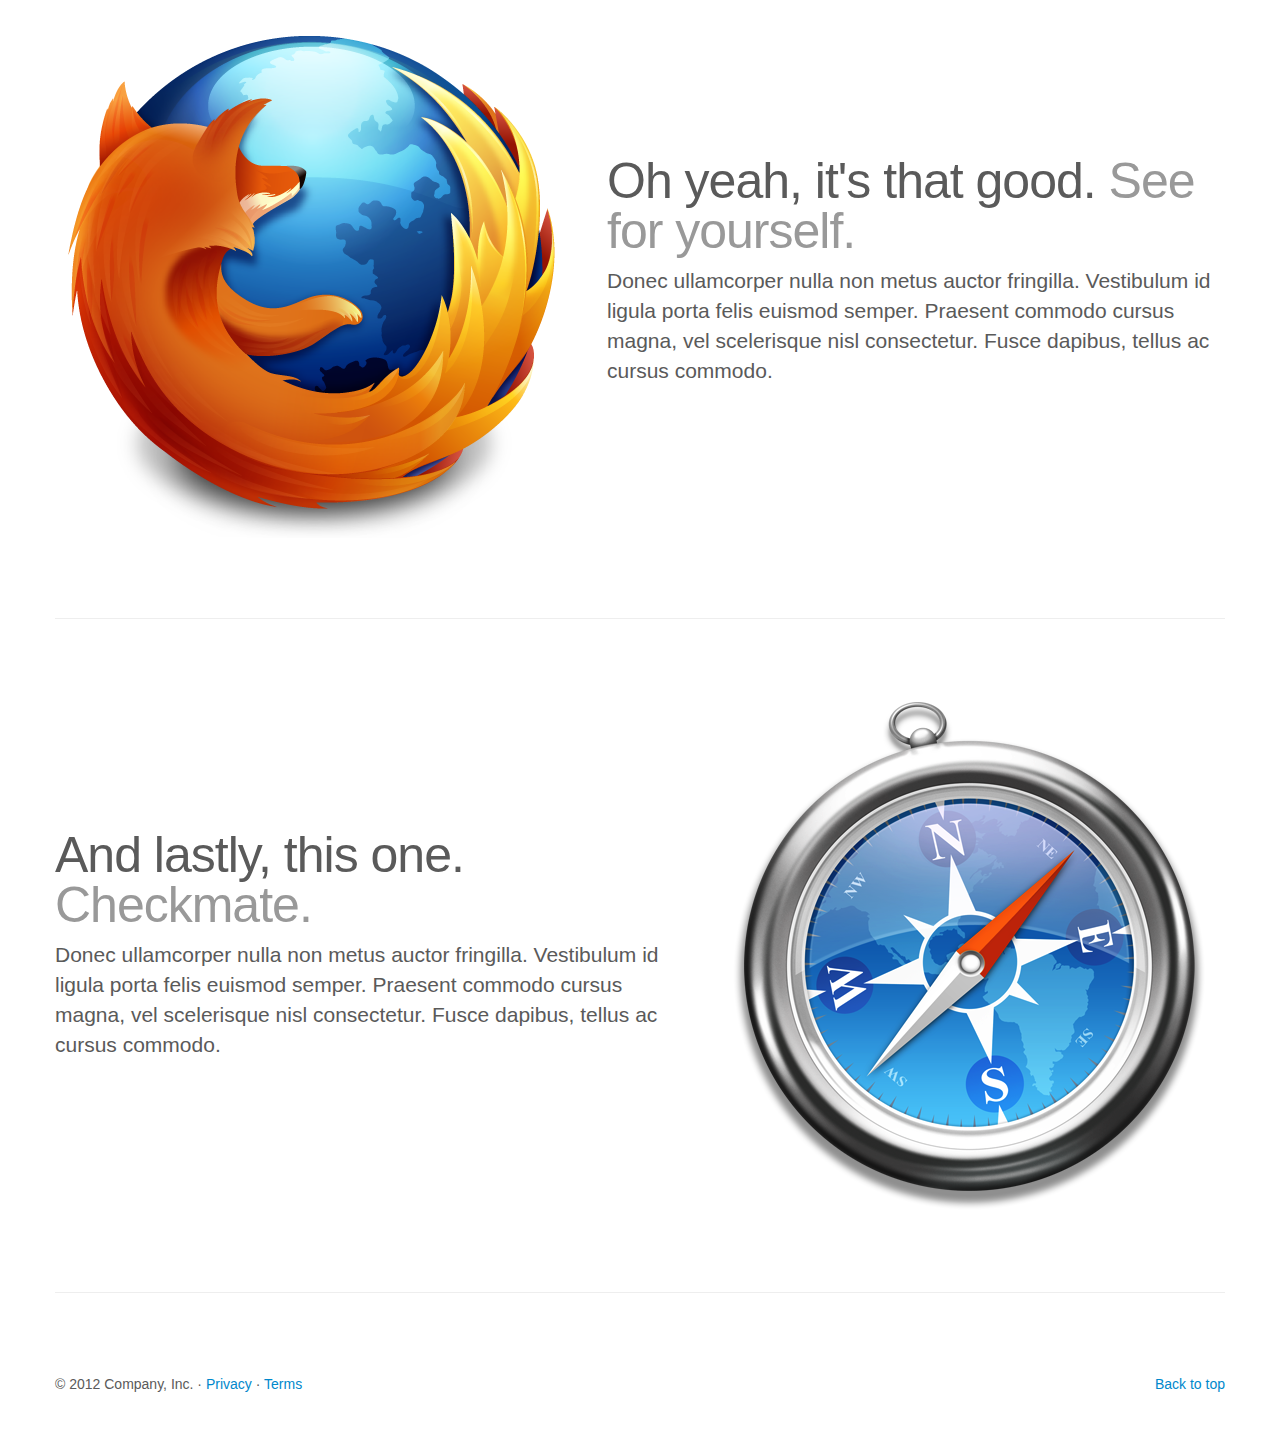
<file: 2013/system/docs/examples/carousel.html>
<!DOCTYPE html>
<html lang="en">
  <head>
    <meta charset="utf-8">
    <title>Carousel Template &middot; Bootstrap</title>
    <meta name="viewport" content="width=device-width, initial-scale=1.0">
    <meta name="description" content="">
    <meta name="author" content="">

    <!-- Le styles -->
    <link href="../assets/css/bootstrap.css" rel="stylesheet">
    <link href="../assets/css/bootstrap-responsive.css" rel="stylesheet">
    <style>

    /* GLOBAL STYLES
    -------------------------------------------------- */
    /* Padding below the footer and lighter body text */

    body {
      padding-bottom: 40px;
      color: #5a5a5a;
    }



    /* CUSTOMIZE THE NAVBAR
    -------------------------------------------------- */

    /* Special class on .container surrounding .navbar, used for positioning it into place. */
    .navbar-wrapper {
      position: absolute;
      top: 0;
      left: 0;
      right: 0;
      z-index: 10;
      margin-top: 20px;
      margin-bottom: -90px; /* Negative margin to pull up carousel. 90px is roughly margins and height of navbar. */
    }
    .navbar-wrapper .navbar {

    }

    /* Remove border and change up box shadow for more contrast */
    .navbar .navbar-inner {
      border: 0;
      -webkit-box-shadow: 0 2px 10px rgba(0,0,0,.25);
         -moz-box-shadow: 0 2px 10px rgba(0,0,0,.25);
              box-shadow: 0 2px 10px rgba(0,0,0,.25);
    }

    /* Downsize the brand/project name a bit */
    .navbar .brand {
      padding: 14px 20px 16px; /* Increase vertical padding to match navbar links */
      font-size: 16px;
      font-weight: bold;
      text-shadow: 0 -1px 0 rgba(0,0,0,.5);
    }

    /* Navbar links: increase padding for taller navbar */
    .navbar .nav > li > a {
      padding: 15px 20px;
    }

    /* Offset the responsive button for proper vertical alignment */
    .navbar .btn-navbar {
      margin-top: 10px;
    }



    /* CUSTOMIZE THE NAVBAR
    -------------------------------------------------- */

    /* Carousel base class */
    .carousel {
      margin-bottom: 60px;
    }

    .carousel .container {
      position: relative;
      z-index: 9;
    }

    .carousel-control {
      height: 80px;
      margin-top: 0;
      font-size: 120px;
      text-shadow: 0 1px 1px rgba(0,0,0,.4);
      background-color: transparent;
      border: 0;
    }

    .carousel .item {
      height: 500px;
    }
    .carousel img {
      position: absolute;
      top: 0;
      left: 0;
      min-width: 100%;
      height: 500px;
    }

    .carousel-caption {
      background-color: transparent;
      position: static;
      max-width: 550px;
      padding: 0 20px;
      margin-top: 200px;
    }
    .carousel-caption h1,
    .carousel-caption .lead {
      margin: 0;
      line-height: 1.25;
      color: #fff;
      text-shadow: 0 1px 1px rgba(0,0,0,.4);
    }
    .carousel-caption .btn {
      margin-top: 10px;
    }



    /* MARKETING CONTENT
    -------------------------------------------------- */

    /* Center align the text within the three columns below the carousel */
    .marketing .span4 {
      text-align: center;
    }
    .marketing h2 {
      font-weight: normal;
    }
    .marketing .span4 p {
      margin-left: 10px;
      margin-right: 10px;
    }


    /* Featurettes
    ------------------------- */

    .featurette-divider {
      margin: 80px 0; /* Space out the Bootstrap <hr> more */
    }
    .featurette {
      padding-top: 120px; /* Vertically center images part 1: add padding above and below text. */
      overflow: hidden; /* Vertically center images part 2: clear their floats. */
    }
    .featurette-image {
      margin-top: -120px; /* Vertically center images part 3: negative margin up the image the same amount of the padding to center it. */
    }

    /* Give some space on the sides of the floated elements so text doesn't run right into it. */
    .featurette-image.pull-left {
      margin-right: 40px;
    }
    .featurette-image.pull-right {
      margin-left: 40px;
    }

    /* Thin out the marketing headings */
    .featurette-heading {
      font-size: 50px;
      font-weight: 300;
      line-height: 1;
      letter-spacing: -1px;
    }



    /* RESPONSIVE CSS
    -------------------------------------------------- */

    @media (max-width: 979px) {

      .container.navbar-wrapper {
        margin-bottom: 0;
        width: auto;
      }
      .navbar-inner {
        border-radius: 0;
        margin: -20px 0;
      }

      .carousel .item {
        height: 500px;
      }
      .carousel img {
        width: auto;
        height: 500px;
      }

      .featurette {
        height: auto;
        padding: 0;
      }
      .featurette-image.pull-left,
      .featurette-image.pull-right {
        display: block;
        float: none;
        max-width: 40%;
        margin: 0 auto 20px;
      }
    }


    @media (max-width: 767px) {

      .navbar-inner {
        margin: -20px;
      }

      .carousel {
        margin-left: -20px;
        margin-right: -20px;
      }
      .carousel .container {

      }
      .carousel .item {
        height: 300px;
      }
      .carousel img {
        height: 300px;
      }
      .carousel-caption {
        width: 65%;
        padding: 0 70px;
        margin-top: 100px;
      }
      .carousel-caption h1 {
        font-size: 30px;
      }
      .carousel-caption .lead,
      .carousel-caption .btn {
        font-size: 18px;
      }

      .marketing .span4 + .span4 {
        margin-top: 40px;
      }

      .featurette-heading {
        font-size: 30px;
      }
      .featurette .lead {
        font-size: 18px;
        line-height: 1.5;
      }

    }
    </style>

    <!-- HTML5 shim, for IE6-8 support of HTML5 elements -->
    <!--[if lt IE 9]>
      <script src="http://html5shim.googlecode.com/svn/trunk/html5.js"></script>
    <![endif]-->

    <!-- Fav and touch icons -->
    <link rel="apple-touch-icon-precomposed" sizes="144x144" href="../assets/ico/apple-touch-icon-144-precomposed.png">
    <link rel="apple-touch-icon-precomposed" sizes="114x114" href="../assets/ico/apple-touch-icon-114-precomposed.png">
      <link rel="apple-touch-icon-precomposed" sizes="72x72" href="../assets/ico/apple-touch-icon-72-precomposed.png">
                    <link rel="apple-touch-icon-precomposed" href="../assets/ico/apple-touch-icon-57-precomposed.png">
                                   <link rel="shortcut icon" href="../assets/ico/favicon.png">
  </head>

  <body>



    <!-- NAVBAR
    ================================================== -->
    <div class="navbar-wrapper">
      <!-- Wrap the .navbar in .container to center it within the absolutely positioned parent. -->
      <div class="container">

        <div class="navbar navbar-inverse">
          <div class="navbar-inner">
            <!-- Responsive Navbar Part 1: Button for triggering responsive navbar (not covered in tutorial). Include responsive CSS to utilize. -->
            <a class="btn btn-navbar" data-toggle="collapse" data-target=".nav-collapse">
              <span class="icon-bar"></span>
              <span class="icon-bar"></span>
              <span class="icon-bar"></span>
            </a>
            <a class="brand" href="#">Project name</a>
            <!-- Responsive Navbar Part 2: Place all navbar contents you want collapsed withing .navbar-collapse.collapse. -->
            <div class="nav-collapse collapse">
              <ul class="nav">
                <li class="active"><a href="#">Home</a></li>
                <li><a href="#about">About</a></li>
                <li><a href="#contact">Contact</a></li>
                <!-- Read about Bootstrap dropdowns at http://twitter.github.com/bootstrap/javascript.html#dropdowns -->
                <li class="dropdown">
                  <a href="#" class="dropdown-toggle" data-toggle="dropdown">Dropdown <b class="caret"></b></a>
                  <ul class="dropdown-menu">
                    <li><a href="#">Action</a></li>
                    <li><a href="#">Another action</a></li>
                    <li><a href="#">Something else here</a></li>
                    <li class="divider"></li>
                    <li class="nav-header">Nav header</li>
                    <li><a href="#">Separated link</a></li>
                    <li><a href="#">One more separated link</a></li>
                  </ul>
                </li>
              </ul>
            </div><!--/.nav-collapse -->
          </div><!-- /.navbar-inner -->
        </div><!-- /.navbar -->

      </div> <!-- /.container -->
    </div><!-- /.navbar-wrapper -->



    <!-- Carousel
    ================================================== -->
    <div id="myCarousel" class="carousel slide">
      <div class="carousel-inner">
        <div class="item active">
          <img src="../assets/img/examples/slide-01.jpg" alt="">
          <div class="container">
            <div class="carousel-caption">
              <h1>Example headline.</h1>
              <p class="lead">Cras justo odio, dapibus ac facilisis in, egestas eget quam. Donec id elit non mi porta gravida at eget metus. Nullam id dolor id nibh ultricies vehicula ut id elit.</p>
              <a class="btn btn-large btn-primary" href="#">Sign up today</a>
            </div>
          </div>
        </div>
        <div class="item">
          <img src="../assets/img/examples/slide-02.jpg" alt="">
          <div class="container">
            <div class="carousel-caption">
              <h1>Another example headline.</h1>
              <p class="lead">Cras justo odio, dapibus ac facilisis in, egestas eget quam. Donec id elit non mi porta gravida at eget metus. Nullam id dolor id nibh ultricies vehicula ut id elit.</p>
              <a class="btn btn-large btn-primary" href="#">Learn more</a>
            </div>
          </div>
        </div>
        <div class="item">
          <img src="../assets/img/examples/slide-03.jpg" alt="">
          <div class="container">
            <div class="carousel-caption">
              <h1>One more for good measure.</h1>
              <p class="lead">Cras justo odio, dapibus ac facilisis in, egestas eget quam. Donec id elit non mi porta gravida at eget metus. Nullam id dolor id nibh ultricies vehicula ut id elit.</p>
              <a class="btn btn-large btn-primary" href="#">Browse gallery</a>
            </div>
          </div>
        </div>
      </div>
      <a class="left carousel-control" href="#myCarousel" data-slide="prev">&lsaquo;</a>
      <a class="right carousel-control" href="#myCarousel" data-slide="next">&rsaquo;</a>
    </div><!-- /.carousel -->



    <!-- Marketing messaging and featurettes
    ================================================== -->
    <!-- Wrap the rest of the page in another container to center all the content. -->

    <div class="container marketing">

      <!-- Three columns of text below the carousel -->
      <div class="row">
        <div class="span4">
          <img class="img-circle" data-src="holder.js/140x140">
          <h2>Heading</h2>
          <p>Donec sed odio dui. Etiam porta sem malesuada magna mollis euismod. Nullam id dolor id nibh ultricies vehicula ut id elit. Morbi leo risus, porta ac consectetur ac, vestibulum at eros. Praesent commodo cursus magna, vel scelerisque nisl consectetur et.</p>
          <p><a class="btn" href="#">View details &raquo;</a></p>
        </div><!-- /.span4 -->
        <div class="span4">
          <img class="img-circle" data-src="holder.js/140x140">
          <h2>Heading</h2>
          <p>Duis mollis, est non commodo luctus, nisi erat porttitor ligula, eget lacinia odio sem nec elit. Cras mattis consectetur purus sit amet fermentum. Fusce dapibus, tellus ac cursus commodo, tortor mauris condimentum nibh, ut fermentum massa justo sit amet risus.</p>
          <p><a class="btn" href="#">View details &raquo;</a></p>
        </div><!-- /.span4 -->
        <div class="span4">
          <img class="img-circle" data-src="holder.js/140x140">
          <h2>Heading</h2>
          <p>Donec sed odio dui. Cras justo odio, dapibus ac facilisis in, egestas eget quam. Vestibulum id ligula porta felis euismod semper. Fusce dapibus, tellus ac cursus commodo, tortor mauris condimentum nibh, ut fermentum massa justo sit amet risus.</p>
          <p><a class="btn" href="#">View details &raquo;</a></p>
        </div><!-- /.span4 -->
      </div><!-- /.row -->


      <!-- START THE FEATURETTES -->

      <hr class="featurette-divider">

      <div class="featurette">
        <img class="featurette-image pull-right" src="../assets/img/examples/browser-icon-chrome.png">
        <h2 class="featurette-heading">First featurette headling. <span class="muted">It'll blow your mind.</span></h2>
        <p class="lead">Donec ullamcorper nulla non metus auctor fringilla. Vestibulum id ligula porta felis euismod semper. Praesent commodo cursus magna, vel scelerisque nisl consectetur. Fusce dapibus, tellus ac cursus commodo.</p>
      </div>

      <hr class="featurette-divider">

      <div class="featurette">
        <img class="featurette-image pull-left" src="../assets/img/examples/browser-icon-firefox.png">
        <h2 class="featurette-heading">Oh yeah, it's that good. <span class="muted">See for yourself.</span></h2>
        <p class="lead">Donec ullamcorper nulla non metus auctor fringilla. Vestibulum id ligula porta felis euismod semper. Praesent commodo cursus magna, vel scelerisque nisl consectetur. Fusce dapibus, tellus ac cursus commodo.</p>
      </div>

      <hr class="featurette-divider">

      <div class="featurette">
        <img class="featurette-image pull-right" src="../assets/img/examples/browser-icon-safari.png">
        <h2 class="featurette-heading">And lastly, this one. <span class="muted">Checkmate.</span></h2>
        <p class="lead">Donec ullamcorper nulla non metus auctor fringilla. Vestibulum id ligula porta felis euismod semper. Praesent commodo cursus magna, vel scelerisque nisl consectetur. Fusce dapibus, tellus ac cursus commodo.</p>
      </div>

      <hr class="featurette-divider">

      <!-- /END THE FEATURETTES -->


      <!-- FOOTER -->
      <footer>
        <p class="pull-right"><a href="#">Back to top</a></p>
        <p>&copy; 2012 Company, Inc. &middot; <a href="#">Privacy</a> &middot; <a href="#">Terms</a></p>
      </footer>

    </div><!-- /.container -->



    <!-- Le javascript
    ================================================== -->
    <!-- Placed at the end of the document so the pages load faster -->
    <script src="../assets/js/jquery.js"></script>
    <script src="../assets/js/bootstrap-transition.js"></script>
    <script src="../assets/js/bootstrap-alert.js"></script>
    <script src="../assets/js/bootstrap-modal.js"></script>
    <script src="../assets/js/bootstrap-dropdown.js"></script>
    <script src="../assets/js/bootstrap-scrollspy.js"></script>
    <script src="../assets/js/bootstrap-tab.js"></script>
    <script src="../assets/js/bootstrap-tooltip.js"></script>
    <script src="../assets/js/bootstrap-popover.js"></script>
    <script src="../assets/js/bootstrap-button.js"></script>
    <script src="../assets/js/bootstrap-collapse.js"></script>
    <script src="../assets/js/bootstrap-carousel.js"></script>
    <script src="../assets/js/bootstrap-typeahead.js"></script>
    <script>
      !function ($) {
        $(function(){
          // carousel demo
          $('#myCarousel').carousel()
        })
      }(window.jQuery)
    </script>
  </body>
</html>
</file>
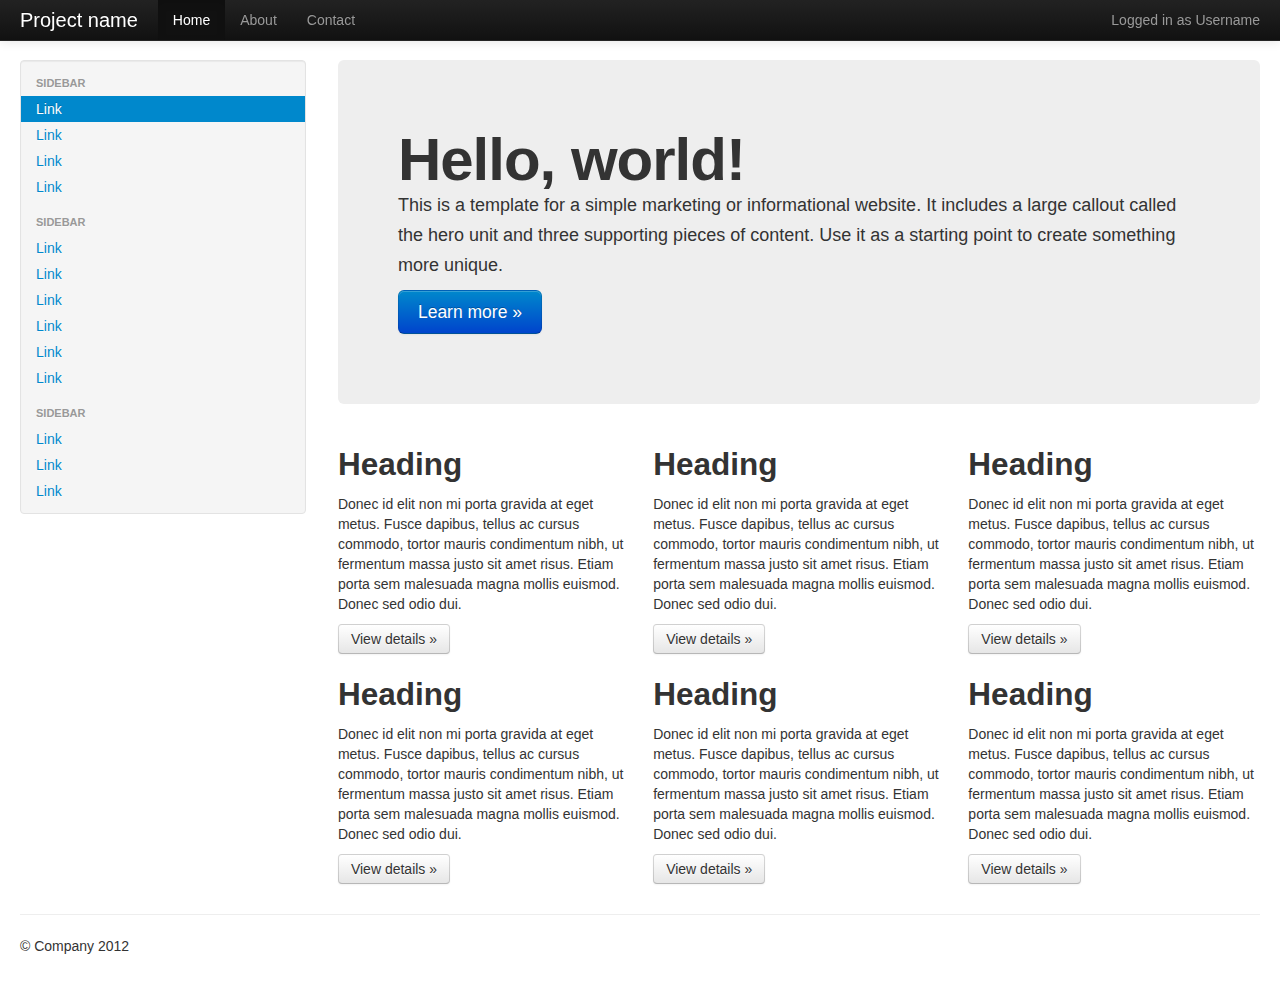
<file: 2013/system/docs/examples/fluid.html>
<!DOCTYPE html>
<html lang="en">
  <head>
    <meta charset="utf-8">
    <title>Bootstrap, from Twitter</title>
    <meta name="viewport" content="width=device-width, initial-scale=1.0">
    <meta name="description" content="">
    <meta name="author" content="">

    <!-- Le styles -->
    <link href="../assets/css/bootstrap.css" rel="stylesheet">
    <style type="text/css">
      body {
        padding-top: 60px;
        padding-bottom: 40px;
      }
      .sidebar-nav {
        padding: 9px 0;
      }
    </style>
    <link href="../assets/css/bootstrap-responsive.css" rel="stylesheet">

    <!-- HTML5 shim, for IE6-8 support of HTML5 elements -->
    <!--[if lt IE 9]>
      <script src="http://html5shim.googlecode.com/svn/trunk/html5.js"></script>
    <![endif]-->

    <!-- Fav and touch icons -->
    <link rel="apple-touch-icon-precomposed" sizes="144x144" href="../assets/ico/apple-touch-icon-144-precomposed.png">
    <link rel="apple-touch-icon-precomposed" sizes="114x114" href="../assets/ico/apple-touch-icon-114-precomposed.png">
      <link rel="apple-touch-icon-precomposed" sizes="72x72" href="../assets/ico/apple-touch-icon-72-precomposed.png">
                    <link rel="apple-touch-icon-precomposed" href="../assets/ico/apple-touch-icon-57-precomposed.png">
                                   <link rel="shortcut icon" href="../assets/ico/favicon.png">
  </head>

  <body>

    <div class="navbar navbar-inverse navbar-fixed-top">
      <div class="navbar-inner">
        <div class="container-fluid">
          <a class="btn btn-navbar" data-toggle="collapse" data-target=".nav-collapse">
            <span class="icon-bar"></span>
            <span class="icon-bar"></span>
            <span class="icon-bar"></span>
          </a>
          <a class="brand" href="#">Project name</a>
          <div class="nav-collapse collapse">
            <p class="navbar-text pull-right">
              Logged in as <a href="#" class="navbar-link">Username</a>
            </p>
            <ul class="nav">
              <li class="active"><a href="#">Home</a></li>
              <li><a href="#about">About</a></li>
              <li><a href="#contact">Contact</a></li>
            </ul>
          </div><!--/.nav-collapse -->
        </div>
      </div>
    </div>

    <div class="container-fluid">
      <div class="row-fluid">
        <div class="span3">
          <div class="well sidebar-nav">
            <ul class="nav nav-list">
              <li class="nav-header">Sidebar</li>
              <li class="active"><a href="#">Link</a></li>
              <li><a href="#">Link</a></li>
              <li><a href="#">Link</a></li>
              <li><a href="#">Link</a></li>
              <li class="nav-header">Sidebar</li>
              <li><a href="#">Link</a></li>
              <li><a href="#">Link</a></li>
              <li><a href="#">Link</a></li>
              <li><a href="#">Link</a></li>
              <li><a href="#">Link</a></li>
              <li><a href="#">Link</a></li>
              <li class="nav-header">Sidebar</li>
              <li><a href="#">Link</a></li>
              <li><a href="#">Link</a></li>
              <li><a href="#">Link</a></li>
            </ul>
          </div><!--/.well -->
        </div><!--/span-->
        <div class="span9">
          <div class="hero-unit">
            <h1>Hello, world!</h1>
            <p>This is a template for a simple marketing or informational website. It includes a large callout called the hero unit and three supporting pieces of content. Use it as a starting point to create something more unique.</p>
            <p><a class="btn btn-primary btn-large">Learn more &raquo;</a></p>
          </div>
          <div class="row-fluid">
            <div class="span4">
              <h2>Heading</h2>
              <p>Donec id elit non mi porta gravida at eget metus. Fusce dapibus, tellus ac cursus commodo, tortor mauris condimentum nibh, ut fermentum massa justo sit amet risus. Etiam porta sem malesuada magna mollis euismod. Donec sed odio dui. </p>
              <p><a class="btn" href="#">View details &raquo;</a></p>
            </div><!--/span-->
            <div class="span4">
              <h2>Heading</h2>
              <p>Donec id elit non mi porta gravida at eget metus. Fusce dapibus, tellus ac cursus commodo, tortor mauris condimentum nibh, ut fermentum massa justo sit amet risus. Etiam porta sem malesuada magna mollis euismod. Donec sed odio dui. </p>
              <p><a class="btn" href="#">View details &raquo;</a></p>
            </div><!--/span-->
            <div class="span4">
              <h2>Heading</h2>
              <p>Donec id elit non mi porta gravida at eget metus. Fusce dapibus, tellus ac cursus commodo, tortor mauris condimentum nibh, ut fermentum massa justo sit amet risus. Etiam porta sem malesuada magna mollis euismod. Donec sed odio dui. </p>
              <p><a class="btn" href="#">View details &raquo;</a></p>
            </div><!--/span-->
          </div><!--/row-->
          <div class="row-fluid">
            <div class="span4">
              <h2>Heading</h2>
              <p>Donec id elit non mi porta gravida at eget metus. Fusce dapibus, tellus ac cursus commodo, tortor mauris condimentum nibh, ut fermentum massa justo sit amet risus. Etiam porta sem malesuada magna mollis euismod. Donec sed odio dui. </p>
              <p><a class="btn" href="#">View details &raquo;</a></p>
            </div><!--/span-->
            <div class="span4">
              <h2>Heading</h2>
              <p>Donec id elit non mi porta gravida at eget metus. Fusce dapibus, tellus ac cursus commodo, tortor mauris condimentum nibh, ut fermentum massa justo sit amet risus. Etiam porta sem malesuada magna mollis euismod. Donec sed odio dui. </p>
              <p><a class="btn" href="#">View details &raquo;</a></p>
            </div><!--/span-->
            <div class="span4">
              <h2>Heading</h2>
              <p>Donec id elit non mi porta gravida at eget metus. Fusce dapibus, tellus ac cursus commodo, tortor mauris condimentum nibh, ut fermentum massa justo sit amet risus. Etiam porta sem malesuada magna mollis euismod. Donec sed odio dui. </p>
              <p><a class="btn" href="#">View details &raquo;</a></p>
            </div><!--/span-->
          </div><!--/row-->
        </div><!--/span-->
      </div><!--/row-->

      <hr>

      <footer>
        <p>&copy; Company 2012</p>
      </footer>

    </div><!--/.fluid-container-->

    <!-- Le javascript
    ================================================== -->
    <!-- Placed at the end of the document so the pages load faster -->
    <script src="../assets/js/jquery.js"></script>
    <script src="../assets/js/bootstrap-transition.js"></script>
    <script src="../assets/js/bootstrap-alert.js"></script>
    <script src="../assets/js/bootstrap-modal.js"></script>
    <script src="../assets/js/bootstrap-dropdown.js"></script>
    <script src="../assets/js/bootstrap-scrollspy.js"></script>
    <script src="../assets/js/bootstrap-tab.js"></script>
    <script src="../assets/js/bootstrap-tooltip.js"></script>
    <script src="../assets/js/bootstrap-popover.js"></script>
    <script src="../assets/js/bootstrap-button.js"></script>
    <script src="../assets/js/bootstrap-collapse.js"></script>
    <script src="../assets/js/bootstrap-carousel.js"></script>
    <script src="../assets/js/bootstrap-typeahead.js"></script>

  </body>
</html>
</file>
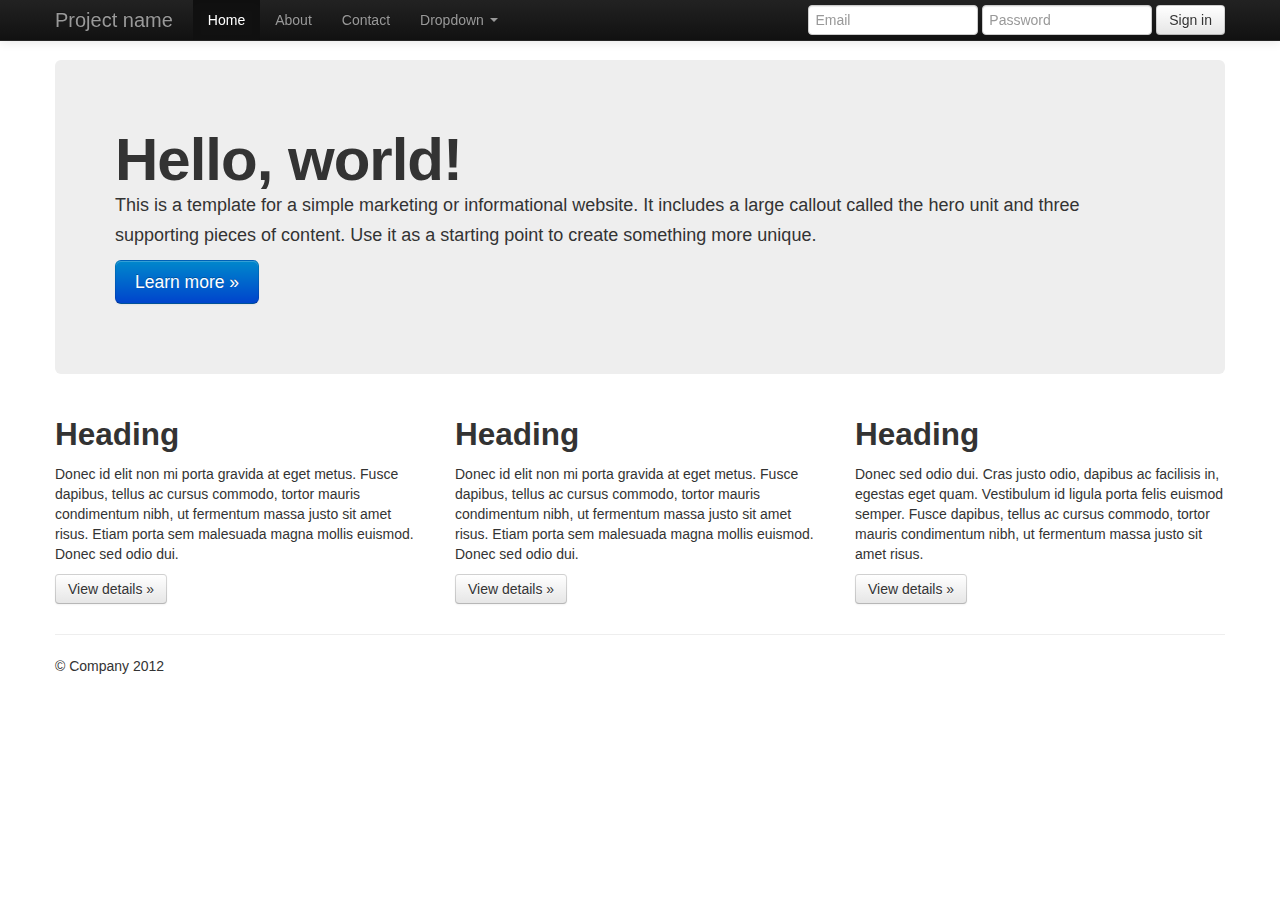
<file: 2013/system/docs/examples/hero.html>
<!DOCTYPE html>
<html lang="en">
  <head>
    <meta charset="utf-8">
    <title>Bootstrap, from Twitter</title>
    <meta name="viewport" content="width=device-width, initial-scale=1.0">
    <meta name="description" content="">
    <meta name="author" content="">

    <!-- Le styles -->
    <link href="../assets/css/bootstrap.css" rel="stylesheet">
    <style type="text/css">
      body {
        padding-top: 60px;
        padding-bottom: 40px;
      }
    </style>
    <link href="../assets/css/bootstrap-responsive.css" rel="stylesheet">

    <!-- HTML5 shim, for IE6-8 support of HTML5 elements -->
    <!--[if lt IE 9]>
      <script src="http://html5shim.googlecode.com/svn/trunk/html5.js"></script>
    <![endif]-->

    <!-- Fav and touch icons -->
    <link rel="apple-touch-icon-precomposed" sizes="144x144" href="../assets/ico/apple-touch-icon-144-precomposed.png">
    <link rel="apple-touch-icon-precomposed" sizes="114x114" href="../assets/ico/apple-touch-icon-114-precomposed.png">
      <link rel="apple-touch-icon-precomposed" sizes="72x72" href="../assets/ico/apple-touch-icon-72-precomposed.png">
                    <link rel="apple-touch-icon-precomposed" href="../assets/ico/apple-touch-icon-57-precomposed.png">
                                   <link rel="shortcut icon" href="../assets/ico/favicon.png">
  </head>

  <body>

    <div class="navbar navbar-inverse navbar-fixed-top">
      <div class="navbar-inner">
        <div class="container">
          <a class="btn btn-navbar" data-toggle="collapse" data-target=".nav-collapse">
            <span class="icon-bar"></span>
            <span class="icon-bar"></span>
            <span class="icon-bar"></span>
          </a>
          <a class="brand" href="#">Project name</a>
          <div class="nav-collapse collapse">
            <ul class="nav">
              <li class="active"><a href="#">Home</a></li>
              <li><a href="#about">About</a></li>
              <li><a href="#contact">Contact</a></li>
              <li class="dropdown">
                <a href="#" class="dropdown-toggle" data-toggle="dropdown">Dropdown <b class="caret"></b></a>
                <ul class="dropdown-menu">
                  <li><a href="#">Action</a></li>
                  <li><a href="#">Another action</a></li>
                  <li><a href="#">Something else here</a></li>
                  <li class="divider"></li>
                  <li class="nav-header">Nav header</li>
                  <li><a href="#">Separated link</a></li>
                  <li><a href="#">One more separated link</a></li>
                </ul>
              </li>
            </ul>
            <form class="navbar-form pull-right">
              <input class="span2" type="text" placeholder="Email">
              <input class="span2" type="password" placeholder="Password">
              <button type="submit" class="btn">Sign in</button>
            </form>
          </div><!--/.nav-collapse -->
        </div>
      </div>
    </div>

    <div class="container">

      <!-- Main hero unit for a primary marketing message or call to action -->
      <div class="hero-unit">
        <h1>Hello, world!</h1>
        <p>This is a template for a simple marketing or informational website. It includes a large callout called the hero unit and three supporting pieces of content. Use it as a starting point to create something more unique.</p>
        <p><a class="btn btn-primary btn-large">Learn more &raquo;</a></p>
      </div>

      <!-- Example row of columns -->
      <div class="row">
        <div class="span4">
          <h2>Heading</h2>
          <p>Donec id elit non mi porta gravida at eget metus. Fusce dapibus, tellus ac cursus commodo, tortor mauris condimentum nibh, ut fermentum massa justo sit amet risus. Etiam porta sem malesuada magna mollis euismod. Donec sed odio dui. </p>
          <p><a class="btn" href="#">View details &raquo;</a></p>
        </div>
        <div class="span4">
          <h2>Heading</h2>
          <p>Donec id elit non mi porta gravida at eget metus. Fusce dapibus, tellus ac cursus commodo, tortor mauris condimentum nibh, ut fermentum massa justo sit amet risus. Etiam porta sem malesuada magna mollis euismod. Donec sed odio dui. </p>
          <p><a class="btn" href="#">View details &raquo;</a></p>
       </div>
        <div class="span4">
          <h2>Heading</h2>
          <p>Donec sed odio dui. Cras justo odio, dapibus ac facilisis in, egestas eget quam. Vestibulum id ligula porta felis euismod semper. Fusce dapibus, tellus ac cursus commodo, tortor mauris condimentum nibh, ut fermentum massa justo sit amet risus.</p>
          <p><a class="btn" href="#">View details &raquo;</a></p>
        </div>
      </div>

      <hr>

      <footer>
        <p>&copy; Company 2012</p>
      </footer>

    </div> <!-- /container -->

    <!-- Le javascript
    ================================================== -->
    <!-- Placed at the end of the document so the pages load faster -->
    <script src="../assets/js/jquery.js"></script>
    <script src="../assets/js/bootstrap-transition.js"></script>
    <script src="../assets/js/bootstrap-alert.js"></script>
    <script src="../assets/js/bootstrap-modal.js"></script>
    <script src="../assets/js/bootstrap-dropdown.js"></script>
    <script src="../assets/js/bootstrap-scrollspy.js"></script>
    <script src="../assets/js/bootstrap-tab.js"></script>
    <script src="../assets/js/bootstrap-tooltip.js"></script>
    <script src="../assets/js/bootstrap-popover.js"></script>
    <script src="../assets/js/bootstrap-button.js"></script>
    <script src="../assets/js/bootstrap-collapse.js"></script>
    <script src="../assets/js/bootstrap-carousel.js"></script>
    <script src="../assets/js/bootstrap-typeahead.js"></script>

  </body>
</html>
</file>
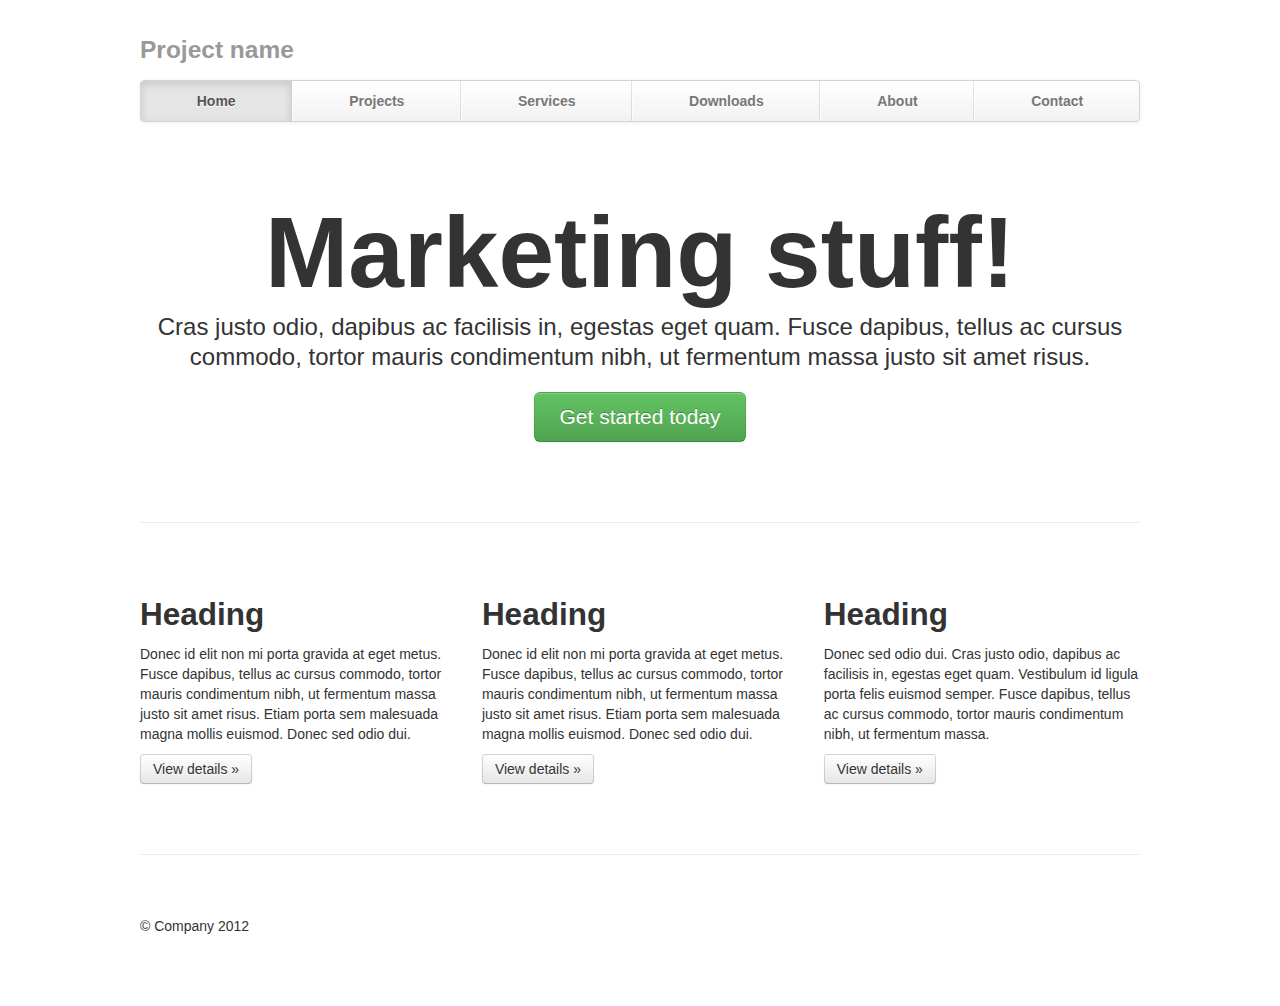
<file: 2013/system/docs/examples/marketing-alternate.html>
<!DOCTYPE html>
<html lang="en">
  <head>
    <meta charset="utf-8">
    <title>Template &middot; Bootstrap</title>
    <meta name="viewport" content="width=device-width, initial-scale=1.0">
    <meta name="description" content="">
    <meta name="author" content="">

    <!-- Le styles -->
    <link href="../assets/css/bootstrap.css" rel="stylesheet">
    <style type="text/css">
      body {
        padding-top: 20px;
        padding-bottom: 60px;
      }

      /* Custom container */
      .container {
        margin: 0 auto;
        max-width: 1000px;
      }
      .container > hr {
        margin: 60px 0;
      }

      /* Main marketing message and sign up button */
      .jumbotron {
        margin: 80px 0;
        text-align: center;
      }
      .jumbotron h1 {
        font-size: 100px;
        line-height: 1;
      }
      .jumbotron .lead {
        font-size: 24px;
        line-height: 1.25;
      }
      .jumbotron .btn {
        font-size: 21px;
        padding: 14px 24px;
      }

      /* Supporting marketing content */
      .marketing {
        margin: 60px 0;
      }
      .marketing p + h4 {
        margin-top: 28px;
      }


      /* Customize the navbar links to be fill the entire space of the .navbar */
      .navbar .navbar-inner {
        padding: 0;
      }
      .navbar .nav {
        margin: 0;
      }
      .navbar .nav li {
        display: table-cell;
        width: 1%;
        float: none;
      }
      .navbar .nav li a {
        font-weight: bold;
        text-align: center;
        border-left: 1px solid rgba(255,255,255,.75);
        border-right: 1px solid rgba(0,0,0,.1);
      }
      .navbar .nav li:first-child a {
        border-left: 0;
        border-radius: 3px 0 0 3px;
      }
      .navbar .nav li:last-child a {
        border-right: 0;
        border-radius: 0 3px 3px 0;
      }
    </style>
    <link href="../assets/css/bootstrap-responsive.css" rel="stylesheet">

    <!-- HTML5 shim, for IE6-8 support of HTML5 elements -->
    <!--[if lt IE 9]>
      <script src="http://html5shim.googlecode.com/svn/trunk/html5.js"></script>
    <![endif]-->

    <!-- Fav and touch icons -->
    <link rel="apple-touch-icon-precomposed" sizes="144x144" href="../assets/ico/apple-touch-icon-144-precomposed.png">
    <link rel="apple-touch-icon-precomposed" sizes="114x114" href="../assets/ico/apple-touch-icon-114-precomposed.png">
      <link rel="apple-touch-icon-precomposed" sizes="72x72" href="../assets/ico/apple-touch-icon-72-precomposed.png">
                    <link rel="apple-touch-icon-precomposed" href="../assets/ico/apple-touch-icon-57-precomposed.png">
                                   <link rel="shortcut icon" href="../assets/ico/favicon.png">
  </head>

  <body>

    <div class="container">

      <div class="masthead">
        <h3 class="muted">Project name</h3>
        <div class="navbar">
          <div class="navbar-inner">
            <div class="container">
              <ul class="nav">
                <li class="active"><a href="#">Home</a></li>
                <li><a href="#">Projects</a></li>
                <li><a href="#">Services</a></li>
                <li><a href="#">Downloads</a></li>
                <li><a href="#">About</a></li>
                <li><a href="#">Contact</a></li>
              </ul>
            </div>
          </div>
        </div><!-- /.navbar -->
      </div>

      <!-- Jumbotron -->
      <div class="jumbotron">
        <h1>Marketing stuff!</h1>
        <p class="lead">Cras justo odio, dapibus ac facilisis in, egestas eget quam. Fusce dapibus, tellus ac cursus commodo, tortor mauris condimentum nibh, ut fermentum massa justo sit amet risus.</p>
        <a class="btn btn-large btn-success" href="#">Get started today</a>
      </div>

      <hr>

      <!-- Example row of columns -->
      <div class="row-fluid">
        <div class="span4">
          <h2>Heading</h2>
          <p>Donec id elit non mi porta gravida at eget metus. Fusce dapibus, tellus ac cursus commodo, tortor mauris condimentum nibh, ut fermentum massa justo sit amet risus. Etiam porta sem malesuada magna mollis euismod. Donec sed odio dui. </p>
          <p><a class="btn" href="#">View details &raquo;</a></p>
        </div>
        <div class="span4">
          <h2>Heading</h2>
          <p>Donec id elit non mi porta gravida at eget metus. Fusce dapibus, tellus ac cursus commodo, tortor mauris condimentum nibh, ut fermentum massa justo sit amet risus. Etiam porta sem malesuada magna mollis euismod. Donec sed odio dui. </p>
          <p><a class="btn" href="#">View details &raquo;</a></p>
       </div>
        <div class="span4">
          <h2>Heading</h2>
          <p>Donec sed odio dui. Cras justo odio, dapibus ac facilisis in, egestas eget quam. Vestibulum id ligula porta felis euismod semper. Fusce dapibus, tellus ac cursus commodo, tortor mauris condimentum nibh, ut fermentum massa.</p>
          <p><a class="btn" href="#">View details &raquo;</a></p>
        </div>
      </div>

      <hr>

      <div class="footer">
        <p>&copy; Company 2012</p>
      </div>

    </div> <!-- /container -->

    <!-- Le javascript
    ================================================== -->
    <!-- Placed at the end of the document so the pages load faster -->
    <script src="../assets/js/jquery.js"></script>
    <script src="../assets/js/bootstrap-transition.js"></script>
    <script src="../assets/js/bootstrap-alert.js"></script>
    <script src="../assets/js/bootstrap-modal.js"></script>
    <script src="../assets/js/bootstrap-dropdown.js"></script>
    <script src="../assets/js/bootstrap-scrollspy.js"></script>
    <script src="../assets/js/bootstrap-tab.js"></script>
    <script src="../assets/js/bootstrap-tooltip.js"></script>
    <script src="../assets/js/bootstrap-popover.js"></script>
    <script src="../assets/js/bootstrap-button.js"></script>
    <script src="../assets/js/bootstrap-collapse.js"></script>
    <script src="../assets/js/bootstrap-carousel.js"></script>
    <script src="../assets/js/bootstrap-typeahead.js"></script>

  </body>
</html>
</file>
<file: 2013/system/docs/assets/js/google-code-prettify/prettify.css>
.com { color: #93a1a1; }
.lit { color: #195f91; }
.pun, .opn, .clo { color: #93a1a1; }
.fun { color: #dc322f; }
.str, .atv { color: #D14; }
.kwd, .prettyprint .tag { color: #1e347b; }
.typ, .atn, .dec, .var { color: teal; }
.pln { color: #48484c; }

.prettyprint {
  padding: 8px;
  background-color: #f7f7f9;
  border: 1px solid #e1e1e8;
}
.prettyprint.linenums {
  -webkit-box-shadow: inset 40px 0 0 #fbfbfc, inset 41px 0 0 #ececf0;
     -moz-box-shadow: inset 40px 0 0 #fbfbfc, inset 41px 0 0 #ececf0;
          box-shadow: inset 40px 0 0 #fbfbfc, inset 41px 0 0 #ececf0;
}

/* Specify class=linenums on a pre to get line numbering */
ol.linenums {
  margin: 0 0 0 33px; /* IE indents via margin-left */
}
ol.linenums li {
  padding-left: 12px;
  color: #bebec5;
  line-height: 20px;
  text-shadow: 0 1px 0 #fff;
}
</file>
<file: 2013/system/docs/assets/css/docs.css>
/* Add additional stylesheets below
-------------------------------------------------- */
/*
  Bootstrap's documentation styles
  Special styles for presenting Bootstrap's documentation and examples
*/



/* Body and structure
-------------------------------------------------- */

body {
  position: relative;
  padding-top: 40px;
}

/* Code in headings */
h3 code {
  font-size: 14px;
  font-weight: normal;
}



/* Tweak navbar brand link to be super sleek
-------------------------------------------------- */

body > .navbar {
  font-size: 13px;
}

/* Change the docs' brand */
body > .navbar .brand {
  padding-right: 0;
  padding-left: 0;
  margin-left: 20px;
  float: right;
  font-weight: bold;
  color: #000;
  text-shadow: 0 1px 0 rgba(255,255,255,.1), 0 0 30px rgba(255,255,255,.125);
  -webkit-transition: all .2s linear;
     -moz-transition: all .2s linear;
          transition: all .2s linear;
}
body > .navbar .brand:hover {
  text-decoration: none;
  text-shadow: 0 1px 0 rgba(255,255,255,.1), 0 0 30px rgba(255,255,255,.4);
}


/* Sections
-------------------------------------------------- */

/* padding for in-page bookmarks and fixed navbar */
section {
  padding-top: 30px;
}
section > .page-header,
section > .lead {
  color: #5a5a5a;
}
section > ul li {
  margin-bottom: 5px;
}

/* Separators (hr) */
.bs-docs-separator {
  margin: 40px 0 39px;
}

/* Faded out hr */
hr.soften {
  height: 1px;
  margin: 70px 0;
  background-image: -webkit-linear-gradient(left, rgba(0,0,0,0), rgba(0,0,0,.1), rgba(0,0,0,0));
  background-image:    -moz-linear-gradient(left, rgba(0,0,0,0), rgba(0,0,0,.1), rgba(0,0,0,0));
  background-image:     -ms-linear-gradient(left, rgba(0,0,0,0), rgba(0,0,0,.1), rgba(0,0,0,0));
  background-image:      -o-linear-gradient(left, rgba(0,0,0,0), rgba(0,0,0,.1), rgba(0,0,0,0));
  border: 0;
}



/* Jumbotrons
-------------------------------------------------- */

/* Base class
------------------------- */
.jumbotron {
  position: relative;
  padding: 40px 0;
  color: #fff;
  text-align: center;
  text-shadow: 0 1px 3px rgba(0,0,0,.4), 0 0 30px rgba(0,0,0,.075);
  background: #020031; /* Old browsers */
  background: -moz-linear-gradient(45deg,  #020031 0%, #6d3353 100%); /* FF3.6+ */
  background: -webkit-gradient(linear, left bottom, right top, color-stop(0%,#020031), color-stop(100%,#6d3353)); /* Chrome,Safari4+ */
  background: -webkit-linear-gradient(45deg,  #020031 0%,#6d3353 100%); /* Chrome10+,Safari5.1+ */
  background: -o-linear-gradient(45deg,  #020031 0%,#6d3353 100%); /* Opera 11.10+ */
  background: -ms-linear-gradient(45deg,  #020031 0%,#6d3353 100%); /* IE10+ */
  background: linear-gradient(45deg,  #020031 0%,#6d3353 100%); /* W3C */
  filter: progid:DXImageTransform.Microsoft.gradient( startColorstr='#020031', endColorstr='#6d3353',GradientType=1 ); /* IE6-9 fallback on horizontal gradient */
  -webkit-box-shadow: inset 0 3px 7px rgba(0,0,0,.2), inset 0 -3px 7px rgba(0,0,0,.2);
     -moz-box-shadow: inset 0 3px 7px rgba(0,0,0,.2), inset 0 -3px 7px rgba(0,0,0,.2);
          box-shadow: inset 0 3px 7px rgba(0,0,0,.2), inset 0 -3px 7px rgba(0,0,0,.2);
}
.jumbotron h1 {
  font-size: 80px;
  font-weight: bold;
  letter-spacing: -1px;
  line-height: 1;
}
.jumbotron p {
  font-size: 24px;
  font-weight: 300;
  line-height: 1.25;
  margin-bottom: 30px;
}

/* Link styles (used on .masthead-links as well) */
.jumbotron a {
  color: #fff;
  color: rgba(255,255,255,.5);
  -webkit-transition: all .2s ease-in-out;
     -moz-transition: all .2s ease-in-out;
          transition: all .2s ease-in-out;
}
.jumbotron a:hover {
  color: #fff;
  text-shadow: 0 0 10px rgba(255,255,255,.25);
}

/* Download button */
.masthead .btn {
  padding: 19px 24px;
  font-size: 24px;
  font-weight: 200;
  color: #fff; /* redeclare to override the `.jumbotron a` */
  border: 0;
  -webkit-border-radius: 6px;
     -moz-border-radius: 6px;
          border-radius: 6px;
  -webkit-box-shadow: inset 0 1px 0 rgba(255,255,255,.1), 0 1px 5px rgba(0,0,0,.25);
     -moz-box-shadow: inset 0 1px 0 rgba(255,255,255,.1), 0 1px 5px rgba(0,0,0,.25);
          box-shadow: inset 0 1px 0 rgba(255,255,255,.1), 0 1px 5px rgba(0,0,0,.25);
  -webkit-transition: none;
     -moz-transition: none;
          transition: none;
}
.masthead .btn:hover {
  -webkit-box-shadow: inset 0 1px 0 rgba(255,255,255,.1), 0 1px 5px rgba(0,0,0,.25);
     -moz-box-shadow: inset 0 1px 0 rgba(255,255,255,.1), 0 1px 5px rgba(0,0,0,.25);
          box-shadow: inset 0 1px 0 rgba(255,255,255,.1), 0 1px 5px rgba(0,0,0,.25);
}
.masthead .btn:active {
  -webkit-box-shadow: inset 0 2px 4px rgba(0,0,0,.1), 0 1px 0 rgba(255,255,255,.1);
     -moz-box-shadow: inset 0 2px 4px rgba(0,0,0,.1), 0 1px 0 rgba(255,255,255,.1);
          box-shadow: inset 0 2px 4px rgba(0,0,0,.1), 0 1px 0 rgba(255,255,255,.1);
}


/* Pattern overlay
------------------------- */
.jumbotron .container {
  position: relative;
  z-index: 2;
}
.jumbotron:after {
  content: '';
  display: block;
  position: absolute;
  top: 0;
  right: 0;
  bottom: 0;
  left: 0;
  background: url(../img/bs-docs-masthead-pattern.png) repeat center center;
  opacity: .4;
}
@media
only screen and (-webkit-min-device-pixel-ratio: 2),
only screen and (   min--moz-device-pixel-ratio: 2),
only screen and (     -o-min-device-pixel-ratio: 2/1) {

  .jumbotron:after {
    background-size: 150px 150px;
  }

}

/* Masthead (docs home)
------------------------- */
.masthead {
  padding: 70px 0 80px;
  margin-bottom: 0;
  color: #fff;
}
.masthead h1 {
  font-size: 120px;
  line-height: 1;
  letter-spacing: -2px;
}
.masthead p {
  font-size: 40px;
  font-weight: 200;
  line-height: 1.25;
}

/* Textual links in masthead */
.masthead-links {
  margin: 0;
  list-style: none;
}
.masthead-links li {
  display: inline;
  padding: 0 10px;
  color: rgba(255,255,255,.25);
}

/* Social proof buttons from GitHub & Twitter */
.bs-docs-social {
  padding: 15px 0;
  text-align: center;
  background-color: #f5f5f5;
  border-top: 1px solid #fff;
  border-bottom: 1px solid #ddd;
}

/* Quick links on Home */
.bs-docs-social-buttons {
  margin-left: 0;
  margin-bottom: 0;
  padding-left: 0;
  list-style: none;
}
.bs-docs-social-buttons li {
  display: inline-block;
  padding: 5px 8px;
  line-height: 1;
  *display: inline;
  *zoom: 1;
}

/* Subhead (other pages)
------------------------- */
.subhead {
  text-align: left;
  border-bottom: 1px solid #ddd;
}
.subhead h1 {
  font-size: 60px;
}
.subhead p {
  margin-bottom: 20px;
}
.subhead .navbar {
  display: none;
}



/* Marketing section of Overview
-------------------------------------------------- */

.marketing {
  text-align: center;
  color: #5a5a5a;
}
.marketing h1 {
  margin: 60px 0 10px;
  font-size: 60px;
  font-weight: 200;
  line-height: 1;
  letter-spacing: -1px;
}
.marketing h2 {
  font-weight: 200;
  margin-bottom: 5px;
}
.marketing p {
  font-size: 16px;
  line-height: 1.5;
}
.marketing .marketing-byline {
  margin-bottom: 40px;
  font-size: 20px;
  font-weight: 300;
  line-height: 1.25;
  color: #999;
}
.marketing-img {
  display: block;
  margin: 0 auto 30px;
  max-height: 145px;
}



/* Footer
-------------------------------------------------- */

.footer {
  text-align: center;
  padding: 30px 0;
  margin-top: 70px;
  border-top: 1px solid #e5e5e5;
  background-color: #f5f5f5;
}
.footer p {
  margin-bottom: 0;
  color: #777;
}
.footer-links {
  margin: 10px 0;
}
.footer-links li {
  display: inline;
  padding: 0 2px;
}
.footer-links li:first-child {
  padding-left: 0;
}



/* Special grid styles
-------------------------------------------------- */

.show-grid {
  margin-top: 10px;
  margin-bottom: 20px;
}
.show-grid [class*="span"] {
  background-color: #eee;
  text-align: center;
  -webkit-border-radius: 3px;
     -moz-border-radius: 3px;
          border-radius: 3px;
  min-height: 40px;
  line-height: 40px;
}
.show-grid:hover [class*="span"] {
  background: #ddd;
}
.show-grid .show-grid {
  margin-top: 0;
  margin-bottom: 0;
}
.show-grid .show-grid [class*="span"] {
  margin-top: 5px;
}
.show-grid [class*="span"] [class*="span"] {
  background-color: #ccc;
}
.show-grid [class*="span"] [class*="span"] [class*="span"] {
  background-color: #999;
}



/* Mini layout previews
-------------------------------------------------- */
.mini-layout {
  border: 1px solid #ddd;
  -webkit-border-radius: 6px;
     -moz-border-radius: 6px;
          border-radius: 6px;
  -webkit-box-shadow: 0 1px 2px rgba(0,0,0,.075);
     -moz-box-shadow: 0 1px 2px rgba(0,0,0,.075);
          box-shadow: 0 1px 2px rgba(0,0,0,.075);
}
.mini-layout,
.mini-layout .mini-layout-body,
.mini-layout.fluid .mini-layout-sidebar {
  height: 300px;
}
.mini-layout {
  margin-bottom: 20px;
  padding: 9px;
}
.mini-layout div {
  -webkit-border-radius: 3px;
     -moz-border-radius: 3px;
          border-radius: 3px;
}
.mini-layout .mini-layout-body {
  background-color: #dceaf4;
  margin: 0 auto;
  width: 70%;
}
.mini-layout.fluid .mini-layout-sidebar,
.mini-layout.fluid .mini-layout-header,
.mini-layout.fluid .mini-layout-body {
  float: left;
}
.mini-layout.fluid .mini-layout-sidebar {
  background-color: #bbd8e9;
  width: 20%;
}
.mini-layout.fluid .mini-layout-body {
  width: 77.5%;
  margin-left: 2.5%;
}



/* Download page
-------------------------------------------------- */

.download .page-header {
  margin-top: 36px;
}
.page-header .toggle-all {
  margin-top: 5px;
}

/* Space out h3s when following a section */
.download h3 {
  margin-bottom: 5px;
}
.download-builder input + h3,
.download-builder .checkbox + h3 {
  margin-top: 9px;
}

/* Fields for variables */
.download-builder input[type=text] {
  margin-bottom: 9px;
  font-family: Menlo, Monaco, "Courier New", monospace;
  font-size: 12px;
  color: #d14;
}
.download-builder input[type=text]:focus {
  background-color: #fff;
}

/* Custom, larger checkbox labels */
.download .checkbox {
  padding: 6px 10px 6px 25px;
  font-size: 13px;
  line-height: 18px;
  color: #555;
  background-color: #f9f9f9;
  -webkit-border-radius: 3px;
     -moz-border-radius: 3px;
          border-radius: 3px;
  cursor: pointer;
}
.download .checkbox:hover {
  color: #333;
  background-color: #f5f5f5;
}
.download .checkbox small {
  font-size: 12px;
  color: #777;
}

/* Variables section */
#variables label {
  margin-bottom: 0;
}

/* Giant download button */
.download-btn {
  margin: 36px 0 108px;
}
#download p,
#download h4 {
  max-width: 50%;
  margin: 0 auto;
  color: #999;
  text-align: center;
}
#download h4 {
  margin-bottom: 0;
}
#download p {
  margin-bottom: 18px;
}
.download-btn .btn {
  display: block;
  width: auto;
  padding: 19px 24px;
  margin-bottom: 27px;
  font-size: 30px;
  line-height: 1;
  text-align: center;
  -webkit-border-radius: 6px;
     -moz-border-radius: 6px;
          border-radius: 6px;
}



/* Misc
-------------------------------------------------- */

/* Make tables spaced out a bit more */
h2 + table,
h3 + table,
h4 + table,
h2 + .row {
  margin-top: 5px;
}

/* Example sites showcase */
.example-sites {
  xmargin-left: 20px;
}
.example-sites img {
  max-width: 100%;
  margin: 0 auto;
}

.scrollspy-example {
  height: 200px;
  overflow: auto;
  position: relative;
}


/* Fake the :focus state to demo it */
.focused {
  border-color: rgba(82,168,236,.8);
  -webkit-box-shadow: inset 0 1px 3px rgba(0,0,0,.1), 0 0 8px rgba(82,168,236,.6);
     -moz-box-shadow: inset 0 1px 3px rgba(0,0,0,.1), 0 0 8px rgba(82,168,236,.6);
          box-shadow: inset 0 1px 3px rgba(0,0,0,.1), 0 0 8px rgba(82,168,236,.6);
  outline: 0;
}

/* For input sizes, make them display block */
.docs-input-sizes select,
.docs-input-sizes input[type=text] {
  display: block;
  margin-bottom: 9px;
}

/* Icons
------------------------- */
.the-icons {
  margin-left: 0;
  list-style: none;
}
.the-icons li {
  float: left;
  width: 25%;
  line-height: 25px;
}
.the-icons i:hover {
  background-color: rgba(255,0,0,.25);
}

/* Example page
------------------------- */
.bootstrap-examples p {
  font-size: 13px;
  line-height: 18px;
}
.bootstrap-examples .thumbnail {
  margin-bottom: 9px;
  background-color: #fff;
}



/* Bootstrap code examples
-------------------------------------------------- */

/* Base class */
.bs-docs-example {
  position: relative;
  margin: 15px 0;
  padding: 39px 19px 14px;
  *padding-top: 19px;
  background-color: #fff;
  border: 1px solid #ddd;
  -webkit-border-radius: 4px;
     -moz-border-radius: 4px;
          border-radius: 4px;
}

/* Echo out a label for the example */
.bs-docs-example:after {
  content: "Example";
  position: absolute;
  top: -1px;
  left: -1px;
  padding: 3px 7px;
  font-size: 12px;
  font-weight: bold;
  background-color: #f5f5f5;
  border: 1px solid #ddd;
  color: #9da0a4;
  -webkit-border-radius: 4px 0 4px 0;
     -moz-border-radius: 4px 0 4px 0;
          border-radius: 4px 0 4px 0;
}

/* Remove spacing between an example and it's code */
.bs-docs-example + .prettyprint {
  margin-top: -20px;
  padding-top: 15px;
}

/* Tweak examples
------------------------- */
.bs-docs-example > p:last-child {
  margin-bottom: 0;
}
.bs-docs-example .table,
.bs-docs-example .progress,
.bs-docs-example .well,
.bs-docs-example .alert,
.bs-docs-example .hero-unit,
.bs-docs-example .pagination,
.bs-docs-example .navbar,
.bs-docs-example > .nav,
.bs-docs-example blockquote {
  margin-bottom: 5px;
}
.bs-docs-example .pagination {
  margin-top: 0;
}
.bs-navbar-top-example,
.bs-navbar-bottom-example {
  z-index: 1;
  padding: 0;
  height: 90px;
  overflow: hidden; /* cut the drop shadows off */
}
.bs-navbar-top-example .navbar-fixed-top,
.bs-navbar-bottom-example .navbar-fixed-bottom {
  margin-left: 0;
  margin-right: 0;
}
.bs-navbar-top-example {
  -webkit-border-radius: 0 0 4px 4px;
     -moz-border-radius: 0 0 4px 4px;
          border-radius: 0 0 4px 4px;
}
.bs-navbar-top-example:after {
  top: auto;
  bottom: -1px;
  -webkit-border-radius: 0 4px 0 4px;
     -moz-border-radius: 0 4px 0 4px;
          border-radius: 0 4px 0 4px;
}
.bs-navbar-bottom-example {
  -webkit-border-radius: 4px 4px 0 0;
     -moz-border-radius: 4px 4px 0 0;
          border-radius: 4px 4px 0 0;
}
.bs-navbar-bottom-example .navbar {
  margin-bottom: 0;
}
form.bs-docs-example {
  padding-bottom: 19px;
}

/* Images */
.bs-docs-example-images img {
  margin: 10px;
  display: inline-block;
}

/* Tooltips */
.bs-docs-tooltip-examples {
  text-align: center;
  margin: 0 0 10px;
  list-style: none;
}
.bs-docs-tooltip-examples li {
  display: inline;
  padding: 0 10px;
}

/* Popovers */
.bs-docs-example-popover {
  padding-bottom: 24px;
  background-color: #f9f9f9;
}
.bs-docs-example-popover .popover {
  position: relative;
  display: block;
  float: left;
  width: 260px;
  margin: 20px;
}

/* Dropdowns */
.bs-docs-example-submenus {
  min-height: 180px;
}
.bs-docs-example-submenus > .pull-left + .pull-left {
  margin-left: 20px;
}
.bs-docs-example-submenus .dropup > .dropdown-menu,
.bs-docs-example-submenus .dropdown > .dropdown-menu {
  display: block;
  position: static;
  margin-bottom: 5px;
  *width: 180px;
}



/* Responsive docs
-------------------------------------------------- */

/* Utility classes table
------------------------- */
.responsive-utilities th small {
  display: block;
  font-weight: normal;
  color: #999;
}
.responsive-utilities tbody th {
  font-weight: normal;
}
.responsive-utilities td {
  text-align: center;
}
.responsive-utilities td.is-visible {
  color: #468847;
  background-color: #dff0d8 !important;
}
.responsive-utilities td.is-hidden {
  color: #ccc;
  background-color: #f9f9f9 !important;
}

/* Responsive tests
------------------------- */
.responsive-utilities-test {
  margin-top: 5px;
  margin-left: 0;
  list-style: none;
  overflow: hidden; /* clear floats */
}
.responsive-utilities-test li {
  position: relative;
  float: left;
  width: 25%;
  height: 43px;
  font-size: 14px;
  font-weight: bold;
  line-height: 43px;
  color: #999;
  text-align: center;
  border: 1px solid #ddd;
  -webkit-border-radius: 4px;
     -moz-border-radius: 4px;
          border-radius: 4px;
}
.responsive-utilities-test li + li {
  margin-left: 10px;
}
.responsive-utilities-test span {
  position: absolute;
  top:    -1px;
  left:   -1px;
  right:  -1px;
  bottom: -1px;
  -webkit-border-radius: 4px;
     -moz-border-radius: 4px;
          border-radius: 4px;
}
.responsive-utilities-test span {
  color: #468847;
  background-color: #dff0d8;
  border: 1px solid #d6e9c6;
}



/* Sidenav for Docs
-------------------------------------------------- */

.bs-docs-sidenav {
  width: 228px;
  margin: 30px 0 0;
  padding: 0;
  background-color: #fff;
  -webkit-border-radius: 6px;
     -moz-border-radius: 6px;
          border-radius: 6px;
  -webkit-box-shadow: 0 1px 4px rgba(0,0,0,.065);
     -moz-box-shadow: 0 1px 4px rgba(0,0,0,.065);
          box-shadow: 0 1px 4px rgba(0,0,0,.065);
}
.bs-docs-sidenav > li > a {
  display: block;
  width: 190px \9;
  margin: 0 0 -1px;
  padding: 8px 14px;
  border: 1px solid #e5e5e5;
}
.bs-docs-sidenav > li:first-child > a {
  -webkit-border-radius: 6px 6px 0 0;
     -moz-border-radius: 6px 6px 0 0;
          border-radius: 6px 6px 0 0;
}
.bs-docs-sidenav > li:last-child > a {
  -webkit-border-radius: 0 0 6px 6px;
     -moz-border-radius: 0 0 6px 6px;
          border-radius: 0 0 6px 6px;
}
.bs-docs-sidenav > .active > a {
  position: relative;
  z-index: 2;
  padding: 9px 15px;
  border: 0;
  text-shadow: 0 1px 0 rgba(0,0,0,.15);
  -webkit-box-shadow: inset 1px 0 0 rgba(0,0,0,.1), inset -1px 0 0 rgba(0,0,0,.1);
     -moz-box-shadow: inset 1px 0 0 rgba(0,0,0,.1), inset -1px 0 0 rgba(0,0,0,.1);
          box-shadow: inset 1px 0 0 rgba(0,0,0,.1), inset -1px 0 0 rgba(0,0,0,.1);
}
/* Chevrons */
.bs-docs-sidenav .icon-chevron-right {
  float: right;
  margin-top: 2px;
  margin-right: -6px;
  opacity: .25;
}
.bs-docs-sidenav > li > a:hover {
  background-color: #f5f5f5;
}
.bs-docs-sidenav a:hover .icon-chevron-right {
  opacity: .5;
}
.bs-docs-sidenav .active .icon-chevron-right,
.bs-docs-sidenav .active a:hover .icon-chevron-right {
  background-image: url(../img/glyphicons-halflings-white.png);
  opacity: 1;
}
.bs-docs-sidenav.affix {
  top: 40px;
}
.bs-docs-sidenav.affix-bottom {
  position: absolute;
  top: auto;
  bottom: 270px;
}




/* Responsive
-------------------------------------------------- */

/* Desktop large
------------------------- */
@media (min-width: 1200px) {
  .bs-docs-container {
    max-width: 970px;
  }
  .bs-docs-sidenav {
    width: 258px;
  }
  .bs-docs-sidenav > li > a {
    width: 230px \9; /* Override the previous IE8-9 hack */
  }
}

/* Desktop
------------------------- */
@media (max-width: 980px) {
  /* Unfloat brand */
  body > .navbar-fixed-top .brand {
    float: left;
    margin-left: 0;
    padding-left: 10px;
    padding-right: 10px;
  }

  /* Inline-block quick links for more spacing */
  .quick-links li {
    display: inline-block;
    margin: 5px;
  }

  /* When affixed, space properly */
  .bs-docs-sidenav {
    top: 0;
    width: 218px;
    margin-top: 30px;
    margin-right: 0;
  }
}

/* Tablet to desktop
------------------------- */
@media (min-width: 768px) and (max-width: 979px) {
  /* Remove any padding from the body */
  body {
    padding-top: 0;
  }
  /* Widen masthead and social buttons to fill body padding */
  .jumbotron {
    margin-top: -20px; /* Offset bottom margin on .navbar */
  }
  /* Adjust sidenav width */
  .bs-docs-sidenav {
    width: 166px;
    margin-top: 20px;
  }
  .bs-docs-sidenav.affix {
    top: 0;
  }
}

/* Tablet
------------------------- */
@media (max-width: 767px) {
  /* Remove any padding from the body */
  body {
    padding-top: 0;
  }

  /* Widen masthead and social buttons to fill body padding */
  .jumbotron {
    padding: 40px 20px;
    margin-top:   -20px; /* Offset bottom margin on .navbar */
    margin-right: -20px;
    margin-left:  -20px;
  }
  .masthead h1 {
    font-size: 90px;
  }
  .masthead p,
  .masthead .btn {
    font-size: 24px;
  }
  .marketing .span4 {
    margin-bottom: 40px;
  }
  .bs-docs-social {
    margin: 0 -20px;
  }

  /* Space out the show-grid examples */
  .show-grid [class*="span"] {
    margin-bottom: 5px;
  }

  /* Sidenav */
  .bs-docs-sidenav {
    width: auto;
    margin-bottom: 20px;
  }
  .bs-docs-sidenav.affix {
    position: static;
    width: auto;
    top: 0;
  }

  /* Unfloat the back to top link in footer */
  .footer {
    margin-left: -20px;
    margin-right: -20px;
    padding-left: 20px;
    padding-right: 20px;
  }
  .footer p {
    margin-bottom: 9px;
  }
}

/* Landscape phones
------------------------- */
@media (max-width: 480px) {
  /* Remove padding above jumbotron */
  body {
    padding-top: 0;
  }

  /* Change up some type stuff */
  h2 small {
    display: block;
  }

  /* Downsize the jumbotrons */
  .jumbotron h1 {
    font-size: 45px;
  }
  .jumbotron p,
  .jumbotron .btn {
    font-size: 18px;
  }
  .jumbotron .btn {
    display: block;
    margin: 0 auto;
  }

  /* center align subhead text like the masthead */
  .subhead h1,
  .subhead p {
    text-align: center;
  }

  /* Marketing on home */
  .marketing h1 {
    font-size: 30px;
  }
  .marketing-byline {
    font-size: 18px;
  }

  /* center example sites */
  .example-sites {
    margin-left: 0;
  }
  .example-sites > li {
    float: none;
    display: block;
    max-width: 280px;
    margin: 0 auto 18px;
    text-align: center;
  }
  .example-sites .thumbnail > img {
    max-width: 270px;
  }

  /* Do our best to make tables work in narrow viewports */
  table code {
    white-space: normal;
    word-wrap: break-word;
    word-break: break-all;
  }

  /* Examples: dropdowns */
  .bs-docs-example-submenus > .pull-left {
    float: none;
    clear: both;
  }
  .bs-docs-example-submenus > .pull-left,
  .bs-docs-example-submenus > .pull-left + .pull-left {
    margin-left: 0;
  }
  .bs-docs-example-submenus p {
    margin-bottom: 0;
  }
  .bs-docs-example-submenus .dropup > .dropdown-menu,
  .bs-docs-example-submenus .dropdown > .dropdown-menu {
    margin-bottom: 10px;
    float: none;
    max-width: 180px;
  }

  /* Examples: modal */
  .modal-example .modal {
    position: relative;
    top: auto;
    right: auto;
    bottom: auto;
    left: auto;
  }

  /* Tighten up footer */
  .footer {
    padding-top: 20px;
    padding-bottom: 20px;
  }
}
</file>
<file: 2013/system/js/tests/vendor/qunit.css>
/**
 * QUnit - A JavaScript Unit Testing Framework
 *
 * http://docs.jquery.com/QUnit
 *
 * Copyright (c) 2012 John Resig, Jörn Zaefferer
 * Dual licensed under the MIT (MIT-LICENSE.txt)
 * or GPL (GPL-LICENSE.txt) licenses.
 */

/** Font Family and Sizes */

#qunit-tests, #qunit-header, #qunit-banner, #qunit-testrunner-toolbar, #qunit-userAgent, #qunit-testresult {
	font-family: "Helvetica Neue Light", "HelveticaNeue-Light", "Helvetica Neue", Calibri, Helvetica, Arial, sans-serif;
}

#qunit-testrunner-toolbar, #qunit-userAgent, #qunit-testresult, #qunit-tests li { font-size: small; }
#qunit-tests { font-size: smaller; }


/** Resets */

#qunit-tests, #qunit-tests ol, #qunit-header, #qunit-banner, #qunit-userAgent, #qunit-testresult {
	margin: 0;
	padding: 0;
}


/** Header */

#qunit-header {
	padding: 0.5em 0 0.5em 1em;

	color: #8699a4;
	background-color: #0d3349;

	font-size: 1.5em;
	line-height: 1em;
	font-weight: normal;

	border-radius: 15px 15px 0 0;
	-moz-border-radius: 15px 15px 0 0;
	-webkit-border-top-right-radius: 15px;
	-webkit-border-top-left-radius: 15px;
}

#qunit-header a {
	text-decoration: none;
	color: #c2ccd1;
}

#qunit-header a:hover,
#qunit-header a:focus {
	color: #fff;
}

#qunit-banner {
	height: 5px;
}

#qunit-testrunner-toolbar {
	padding: 0.5em 0 0.5em 2em;
	color: #5E740B;
	background-color: #eee;
}

#qunit-userAgent {
	padding: 0.5em 0 0.5em 2.5em;
	background-color: #2b81af;
	color: #fff;
	text-shadow: rgba(0, 0, 0, 0.5) 2px 2px 1px;
}


/** Tests: Pass/Fail */

#qunit-tests {
	list-style-position: inside;
}

#qunit-tests li {
	padding: 0.4em 0.5em 0.4em 2.5em;
	border-bottom: 1px solid #fff;
	list-style-position: inside;
}

#qunit-tests.hidepass li.pass, #qunit-tests.hidepass li.running  {
	display: none;
}

#qunit-tests li strong {
	cursor: pointer;
}

#qunit-tests li a {
	padding: 0.5em;
	color: #c2ccd1;
	text-decoration: none;
}
#qunit-tests li a:hover,
#qunit-tests li a:focus {
	color: #000;
}

#qunit-tests ol {
	margin-top: 0.5em;
	padding: 0.5em;

	background-color: #fff;

	border-radius: 15px;
	-moz-border-radius: 15px;
	-webkit-border-radius: 15px;

	box-shadow: inset 0px 2px 13px #999;
	-moz-box-shadow: inset 0px 2px 13px #999;
	-webkit-box-shadow: inset 0px 2px 13px #999;
}

#qunit-tests table {
	border-collapse: collapse;
	margin-top: .2em;
}

#qunit-tests th {
	text-align: right;
	vertical-align: top;
	padding: 0 .5em 0 0;
}

#qunit-tests td {
	vertical-align: top;
}

#qunit-tests pre {
	margin: 0;
	white-space: pre-wrap;
	word-wrap: break-word;
}

#qunit-tests del {
	background-color: #e0f2be;
	color: #374e0c;
	text-decoration: none;
}

#qunit-tests ins {
	background-color: #ffcaca;
	color: #500;
	text-decoration: none;
}

/*** Test Counts */

#qunit-tests b.counts                       { color: black; }
#qunit-tests b.passed                       { color: #5E740B; }
#qunit-tests b.failed                       { color: #710909; }

#qunit-tests li li {
	margin: 0.5em;
	padding: 0.4em 0.5em 0.4em 0.5em;
	background-color: #fff;
	border-bottom: none;
	list-style-position: inside;
}

/*** Passing Styles */

#qunit-tests li li.pass {
	color: #5E740B;
	background-color: #fff;
	border-left: 26px solid #C6E746;
}

#qunit-tests .pass                          { color: #528CE0; background-color: #D2E0E6; }
#qunit-tests .pass .test-name               { color: #366097; }

#qunit-tests .pass .test-actual,
#qunit-tests .pass .test-expected           { color: #999999; }

#qunit-banner.qunit-pass                    { background-color: #C6E746; }

/*** Failing Styles */

#qunit-tests li li.fail {
	color: #710909;
	background-color: #fff;
	border-left: 26px solid #EE5757;
	white-space: pre;
}

#qunit-tests > li:last-child {
	border-radius: 0 0 15px 15px;
	-moz-border-radius: 0 0 15px 15px;
	-webkit-border-bottom-right-radius: 15px;
	-webkit-border-bottom-left-radius: 15px;
}

#qunit-tests .fail                          { color: #000000; background-color: #EE5757; }
#qunit-tests .fail .test-name,
#qunit-tests .fail .module-name             { color: #000000; }

#qunit-tests .fail .test-actual             { color: #EE5757; }
#qunit-tests .fail .test-expected           { color: green;   }

#qunit-banner.qunit-fail                    { background-color: #EE5757; }


/** Result */

#qunit-testresult {
	padding: 0.5em 0.5em 0.5em 2.5em;

	color: #2b81af;
	background-color: #D2E0E6;

	border-bottom: 1px solid white;
}

/** Fixture */

#qunit-fixture {
	position: absolute;
	top: -10000px;
	left: -10000px;
}

/** Runoff */

#qunit-fixture {
  display:none;
}
</file>
